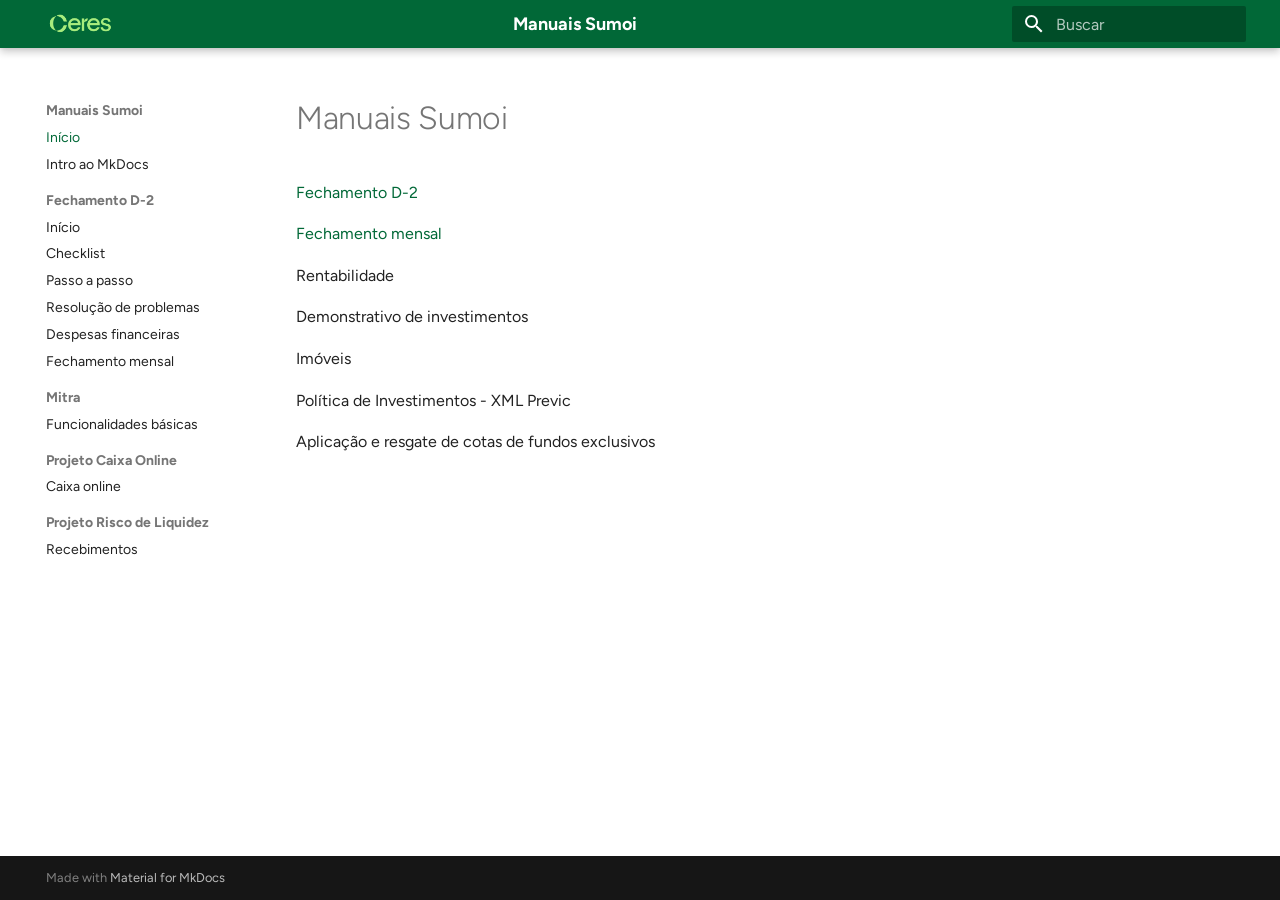
<file: index.html>
<!doctype html>
<html lang="pt" class="no-js">
  <head>
    
      <meta charset="utf-8">
      <meta name="viewport" content="width=device-width,initial-scale=1">
      
      
      
      
      
        <link rel="next" href="mkdocs/">
      
      
        
      
      
      <link rel="icon" href="assets/images/favicon.png">
      <meta name="generator" content="mkdocs-1.6.1, mkdocs-material-9.8.2">
    
    
      
        <title>Manuais Sumoi</title>
      
    
    
      <link rel="stylesheet" href="assets/stylesheets/main.57a0d79d.min.css">
      
      


    
    
      
    
    
      
        
        
        <link rel="preconnect" href="https://fonts.gstatic.com" crossorigin>
        <link rel="stylesheet" href="https://fonts.googleapis.com/css?family=Figtree:300,300i,400,400i,700,700i%7CRoboto+Mono:400,400i,700,700i&display=fallback">
        <style>:root{--md-text-font:"Figtree";--md-code-font:"Roboto Mono"}</style>
      
    
    
      <link rel="stylesheet" href="stylesheets/extra.css">
    
    <script>__md_scope=new URL(".",location),__md_hash=e=>[...e].reduce(((e,_)=>(e<<5)-e+_.charCodeAt(0)),0),__md_get=(e,_=localStorage,t=__md_scope)=>JSON.parse(_.getItem(t.pathname+"."+e)),__md_set=(e,_,t=localStorage,a=__md_scope)=>{try{t.setItem(a.pathname+"."+e,JSON.stringify(_))}catch(e){}}</script>
    
      

    
    
  </head>
  
  
    <body dir="ltr">
  
    
    <input class="md-toggle" data-md-toggle="drawer" type="checkbox" id="__drawer" autocomplete="off">
    <input class="md-toggle" data-md-toggle="search" type="checkbox" id="__search" autocomplete="off">
    <label class="md-overlay" for="__drawer"></label>
    <div data-md-component="skip">
      
        
        <a href="#manuais-sumoi" class="md-skip">
          Pular para conteúdo
        </a>
      
    </div>
    <div data-md-component="announce">
      
    </div>
    
    
      

  

<header class="md-header md-header--shadow" data-md-component="header">
  <nav class="md-header__inner md-grid" aria-label="Cabeçalho">
    <a href="." title="Manuais Sumoi" class="md-header__button md-logo" aria-label="Manuais Sumoi" data-md-component="logo">
      
  <img src="imagens/ceres.png" alt="logo">

    </a>
    <label class="md-header__button md-icon" for="__drawer">
      
      <svg xmlns="http://www.w3.org/2000/svg" viewBox="0 0 24 24"><path d="M3 6h18v2H3zm0 5h18v2H3zm0 5h18v2H3z"/></svg>
    </label>
    <div class="md-header__title" data-md-component="header-title">
      <div class="md-header__ellipsis">
        <div class="md-header__topic">
          <span class="md-ellipsis">
            Manuais Sumoi
          </span>
        </div>
        <div class="md-header__topic" data-md-component="header-topic">
          <span class="md-ellipsis">
            
              Início
            
          </span>
        </div>
      </div>
    </div>
    
    
      <script>var palette=__md_get("__palette");if(palette&&palette.color){if("(prefers-color-scheme)"===palette.color.media){var media=matchMedia("(prefers-color-scheme: light)"),input=document.querySelector(media.matches?"[data-md-color-media='(prefers-color-scheme: light)']":"[data-md-color-media='(prefers-color-scheme: dark)']");palette.color.media=input.getAttribute("data-md-color-media"),palette.color.scheme=input.getAttribute("data-md-color-scheme"),palette.color.primary=input.getAttribute("data-md-color-primary"),palette.color.accent=input.getAttribute("data-md-color-accent")}for(var[key,value]of Object.entries(palette.color))document.body.setAttribute("data-md-color-"+key,value)}</script>
    
    
    
      
      
        <label class="md-header__button md-icon" for="__search">
          
          <svg xmlns="http://www.w3.org/2000/svg" viewBox="0 0 24 24"><path d="M9.5 3A6.5 6.5 0 0 1 16 9.5c0 1.61-.59 3.09-1.56 4.23l.27.27h.79l5 5-1.5 1.5-5-5v-.79l-.27-.27A6.52 6.52 0 0 1 9.5 16 6.5 6.5 0 0 1 3 9.5 6.5 6.5 0 0 1 9.5 3m0 2C7 5 5 7 5 9.5S7 14 9.5 14 14 12 14 9.5 12 5 9.5 5"/></svg>
        </label>
        <div class="md-search" data-md-component="search" role="dialog">
  <label class="md-search__overlay" for="__search"></label>
  <div class="md-search__inner" role="search">
    <form class="md-search__form" name="search">
      <input type="text" class="md-search__input" name="query" aria-label="Buscar" placeholder="Buscar" autocapitalize="off" autocorrect="off" autocomplete="off" spellcheck="false" data-md-component="search-query" required>
      <label class="md-search__icon md-icon" for="__search">
        
        <svg xmlns="http://www.w3.org/2000/svg" viewBox="0 0 24 24"><path d="M9.5 3A6.5 6.5 0 0 1 16 9.5c0 1.61-.59 3.09-1.56 4.23l.27.27h.79l5 5-1.5 1.5-5-5v-.79l-.27-.27A6.52 6.52 0 0 1 9.5 16 6.5 6.5 0 0 1 3 9.5 6.5 6.5 0 0 1 9.5 3m0 2C7 5 5 7 5 9.5S7 14 9.5 14 14 12 14 9.5 12 5 9.5 5"/></svg>
        
        <svg xmlns="http://www.w3.org/2000/svg" viewBox="0 0 24 24"><path d="M20 11v2H8l5.5 5.5-1.42 1.42L4.16 12l7.92-7.92L13.5 5.5 8 11z"/></svg>
      </label>
      <nav class="md-search__options" aria-label="Pesquisar">
        
        <button type="reset" class="md-search__icon md-icon" title="Limpar" aria-label="Limpar" tabindex="-1">
          
          <svg xmlns="http://www.w3.org/2000/svg" viewBox="0 0 24 24"><path d="M19 6.41 17.59 5 12 10.59 6.41 5 5 6.41 10.59 12 5 17.59 6.41 19 12 13.41 17.59 19 19 17.59 13.41 12z"/></svg>
        </button>
      </nav>
      
    </form>
    <div class="md-search__output">
      <div class="md-search__scrollwrap" tabindex="0" data-md-scrollfix>
        <div class="md-search-result" data-md-component="search-result">
          <div class="md-search-result__meta">
            Inicializando busca
          </div>
          <ol class="md-search-result__list" role="presentation"></ol>
        </div>
      </div>
    </div>
  </div>
</div>
      
    
    
  </nav>
  
</header>
    
    <div class="md-container" data-md-component="container">
      
      
        
          
        
      
      <main class="md-main" data-md-component="main">
        <div class="md-main__inner md-grid">
          
            
              
              <div class="md-sidebar md-sidebar--primary" data-md-component="sidebar" data-md-type="navigation" >
                <div class="md-sidebar__scrollwrap">
                  <div class="md-sidebar__inner">
                    



<nav class="md-nav md-nav--primary" aria-label="Navegação" data-md-level="0">
  <label class="md-nav__title" for="__drawer">
    <a href="." title="Manuais Sumoi" class="md-nav__button md-logo" aria-label="Manuais Sumoi" data-md-component="logo">
      
  <img src="imagens/ceres.png" alt="logo">

    </a>
    Manuais Sumoi
  </label>
  
  <ul class="md-nav__list" data-md-scrollfix>
    
      
      
  
  
    
  
  
  
    <li class="md-nav__item md-nav__item--active">
      
      <input class="md-nav__toggle md-toggle" type="checkbox" id="__toc">
      
      
        
      
      
      <a href="." class="md-nav__link md-nav__link--active">
        
  
  
  <span class="md-ellipsis">
    
  
    Início
  

    
  </span>
  
  

      </a>
      
    </li>
  

    
      
      
  
  
  
  
    <li class="md-nav__item">
      <a href="mkdocs/" class="md-nav__link">
        
  
  
  <span class="md-ellipsis">
    
  
    Intro ao MkDocs
  

    
  </span>
  
  

      </a>
    </li>
  

    
      
      
  
  
  
  
    
    
    
    
      
        
        
      
    
    
    <li class="md-nav__item md-nav__item--section md-nav__item--nested">
      
        
        
          
        
        <input class="md-nav__toggle md-toggle md-toggle--indeterminate" type="checkbox" id="__nav_3" >
        
          
          <label class="md-nav__link" for="__nav_3" id="__nav_3_label" tabindex="">
            
  
  
  <span class="md-ellipsis">
    
  
    Fechamento D-2
  

    
  </span>
  
  

            <span class="md-nav__icon md-icon"></span>
          </label>
        
        <nav class="md-nav" data-md-level="1" aria-labelledby="__nav_3_label" aria-expanded="false">
          <label class="md-nav__title" for="__nav_3">
            <span class="md-nav__icon md-icon"></span>
            
  
    Fechamento D-2
  

          </label>
          <ul class="md-nav__list" data-md-scrollfix>
            
              
                
  
  
  
  
    <li class="md-nav__item">
      <a href="fechamento/0_index_fechamento/" class="md-nav__link">
        
  
  
  <span class="md-ellipsis">
    
  
    Início
  

    
  </span>
  
  

      </a>
    </li>
  

              
            
              
                
  
  
  
  
    <li class="md-nav__item">
      <a href="fechamento/1_checklist/" class="md-nav__link">
        
  
  
  <span class="md-ellipsis">
    
  
    Checklist
  

    
  </span>
  
  

      </a>
    </li>
  

              
            
              
                
  
  
  
  
    <li class="md-nav__item">
      <a href="fechamento/2_manual/" class="md-nav__link">
        
  
  
  <span class="md-ellipsis">
    
  
    Passo a passo
  

    
  </span>
  
  

      </a>
    </li>
  

              
            
              
                
  
  
  
  
    <li class="md-nav__item">
      <a href="fechamento/3_problemas/" class="md-nav__link">
        
  
  
  <span class="md-ellipsis">
    
  
    Resolução de problemas
  

    
  </span>
  
  

      </a>
    </li>
  

              
            
              
                
  
  
  
  
    <li class="md-nav__item">
      <a href="fechamento/4_despesas_financeiras/" class="md-nav__link">
        
  
  
  <span class="md-ellipsis">
    
  
    Despesas financeiras
  

    
  </span>
  
  

      </a>
    </li>
  

              
            
              
                
  
  
  
  
    <li class="md-nav__item">
      <a href="fechamento/5_fechamento_mensal/" class="md-nav__link">
        
  
  
  <span class="md-ellipsis">
    
  
    Fechamento mensal
  

    
  </span>
  
  

      </a>
    </li>
  

              
            
          </ul>
        </nav>
      
    </li>
  

    
      
      
  
  
  
  
    
    
    
    
      
        
        
      
    
    
    <li class="md-nav__item md-nav__item--section md-nav__item--nested">
      
        
        
          
        
        <input class="md-nav__toggle md-toggle md-toggle--indeterminate" type="checkbox" id="__nav_4" >
        
          
          <label class="md-nav__link" for="__nav_4" id="__nav_4_label" tabindex="">
            
  
  
  <span class="md-ellipsis">
    
  
    Mitra
  

    
  </span>
  
  

            <span class="md-nav__icon md-icon"></span>
          </label>
        
        <nav class="md-nav" data-md-level="1" aria-labelledby="__nav_4_label" aria-expanded="false">
          <label class="md-nav__title" for="__nav_4">
            <span class="md-nav__icon md-icon"></span>
            
  
    Mitra
  

          </label>
          <ul class="md-nav__list" data-md-scrollfix>
            
              
                
  
  
  
  
    <li class="md-nav__item">
      <a href="mitra/funcionalidades/" class="md-nav__link">
        
  
  
  <span class="md-ellipsis">
    
  
    Funcionalidades básicas
  

    
  </span>
  
  

      </a>
    </li>
  

              
            
          </ul>
        </nav>
      
    </li>
  

    
      
      
  
  
  
  
    
    
    
    
      
        
        
      
    
    
    <li class="md-nav__item md-nav__item--section md-nav__item--nested">
      
        
        
          
        
        <input class="md-nav__toggle md-toggle md-toggle--indeterminate" type="checkbox" id="__nav_5" >
        
          
          <label class="md-nav__link" for="__nav_5" id="__nav_5_label" tabindex="">
            
  
  
  <span class="md-ellipsis">
    
  
    Projeto Caixa Online
  

    
  </span>
  
  

            <span class="md-nav__icon md-icon"></span>
          </label>
        
        <nav class="md-nav" data-md-level="1" aria-labelledby="__nav_5_label" aria-expanded="false">
          <label class="md-nav__title" for="__nav_5">
            <span class="md-nav__icon md-icon"></span>
            
  
    Projeto Caixa Online
  

          </label>
          <ul class="md-nav__list" data-md-scrollfix>
            
              
                
  
  
  
  
    <li class="md-nav__item">
      <a href="proj_caixa/caixa_online/" class="md-nav__link">
        
  
  
  <span class="md-ellipsis">
    
  
    Caixa online
  

    
  </span>
  
  

      </a>
    </li>
  

              
            
          </ul>
        </nav>
      
    </li>
  

    
      
      
  
  
  
  
    
    
    
    
      
        
        
      
    
    
    <li class="md-nav__item md-nav__item--section md-nav__item--nested">
      
        
        
          
        
        <input class="md-nav__toggle md-toggle md-toggle--indeterminate" type="checkbox" id="__nav_6" >
        
          
          <label class="md-nav__link" for="__nav_6" id="__nav_6_label" tabindex="">
            
  
  
  <span class="md-ellipsis">
    
  
    Projeto Risco de Liquidez
  

    
  </span>
  
  

            <span class="md-nav__icon md-icon"></span>
          </label>
        
        <nav class="md-nav" data-md-level="1" aria-labelledby="__nav_6_label" aria-expanded="false">
          <label class="md-nav__title" for="__nav_6">
            <span class="md-nav__icon md-icon"></span>
            
  
    Projeto Risco de Liquidez
  

          </label>
          <ul class="md-nav__list" data-md-scrollfix>
            
              
                
  
  
  
  
    <li class="md-nav__item">
      <a href="risco_liquidez/recebimentos/" class="md-nav__link">
        
  
  
  <span class="md-ellipsis">
    
  
    Recebimentos
  

    
  </span>
  
  

      </a>
    </li>
  

              
            
          </ul>
        </nav>
      
    </li>
  

    
  </ul>
</nav>
                  </div>
                </div>
              </div>
            
            
              
              <div class="md-sidebar md-sidebar--secondary" data-md-component="sidebar" data-md-type="toc" >
                <div class="md-sidebar__scrollwrap">
                  <div class="md-sidebar__inner">
                    

<nav class="md-nav md-nav--secondary" aria-label="Índice">
  
  
  
    
  
  
</nav>
                  </div>
                </div>
              </div>
            
          
          
            <div class="md-content" data-md-component="content">
              
              <article class="md-content__inner md-typeset">
                
                  



<h1 id="manuais-sumoi">Manuais Sumoi</h1>
<p><a href="fechamento/2_manual/">Fechamento D-2</a></p>
<p><a href="fechamento/5_fechamento_mensal/">Fechamento mensal</a></p>
<p>Rentabilidade</p>
<p>Demonstrativo de investimentos</p>
<p>Imóveis</p>
<p>Política de Investimentos - XML Previc</p>
<p>Aplicação e resgate de cotas de fundos exclusivos</p>












                
              </article>
            </div>
          
          
<script>var target=document.getElementById(location.hash.slice(1));target&&target.name&&(target.checked=target.name.startsWith("__tabbed_"))</script>
        </div>
        
      </main>
      
        <footer class="md-footer">
  
  <div class="md-footer-meta md-typeset">
    <div class="md-footer-meta__inner md-grid">
      <div class="md-copyright">
  
  
    Made with
    <a href="https://squidfunk.github.io/mkdocs-material/" target="_blank" rel="noopener">
      Material for MkDocs
    </a>
  
</div>
      
    </div>
  </div>
</footer>
      
    </div>
    <div class="md-dialog" data-md-component="dialog">
      <div class="md-dialog__inner md-typeset"></div>
    </div>
    
    
    
      
      
      <script id="__config" type="application/json">{"annotate": null, "base": ".", "features": ["navigation.sections", "navigation.expand", "toc.follow"], "search": "assets/javascripts/workers/search.a7633da7.min.js", "tags": null, "translations": {"clipboard.copied": "Copiado para \u00e1rea de transfer\u00eancia", "clipboard.copy": "Copiar para \u00e1rea de transfer\u00eancia", "search.result.more.one": "mais 1 nesta p\u00e1gina", "search.result.more.other": "# mais nesta p\u00e1gina", "search.result.none": "Nenhum documento encontrado", "search.result.one": "1 documento encontrado", "search.result.other": "# documentos encontrados", "search.result.placeholder": "Digite para iniciar a busca", "search.result.term.missing": "Ausente", "select.version": "Selecione a vers\u00e3o"}, "version": null}</script>
    
    
      <script src="assets/javascripts/bundle.a5f9d56c.min.js"></script>
      
    
  </body>
</html>
</file>
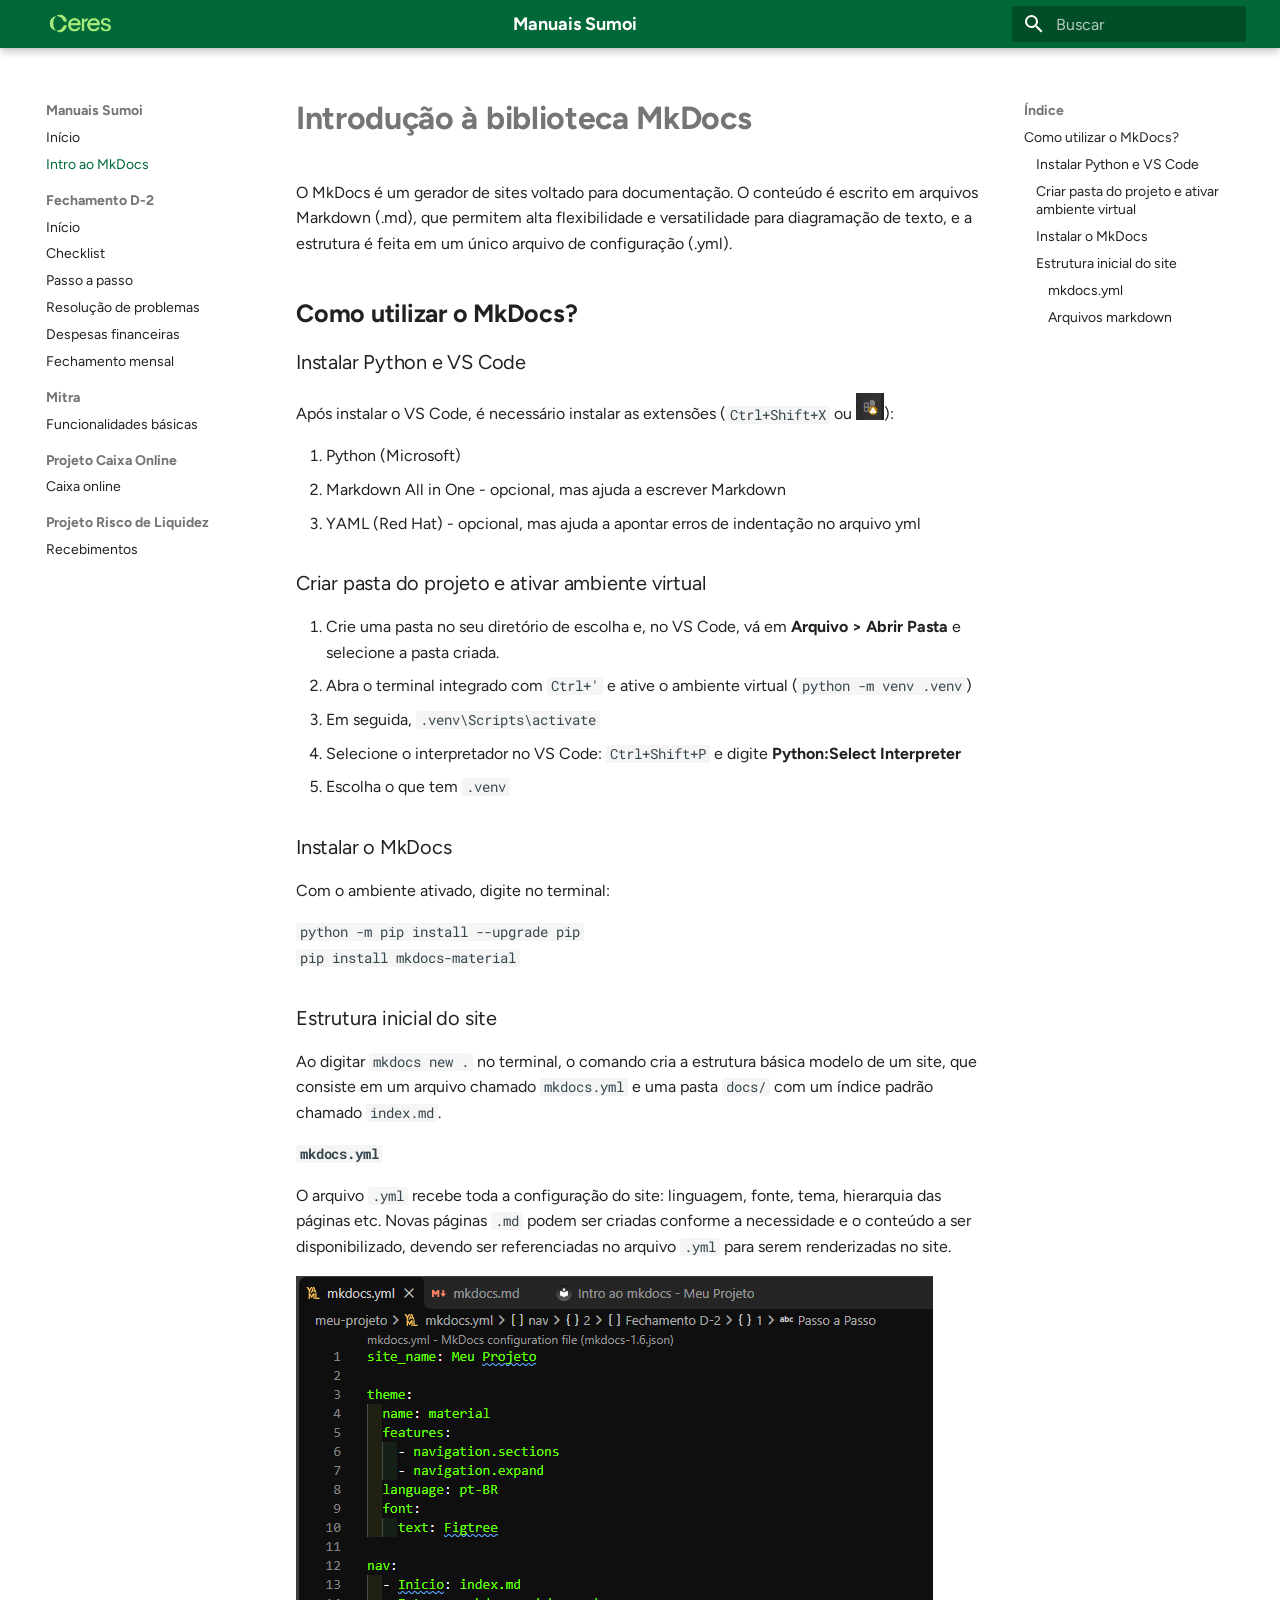
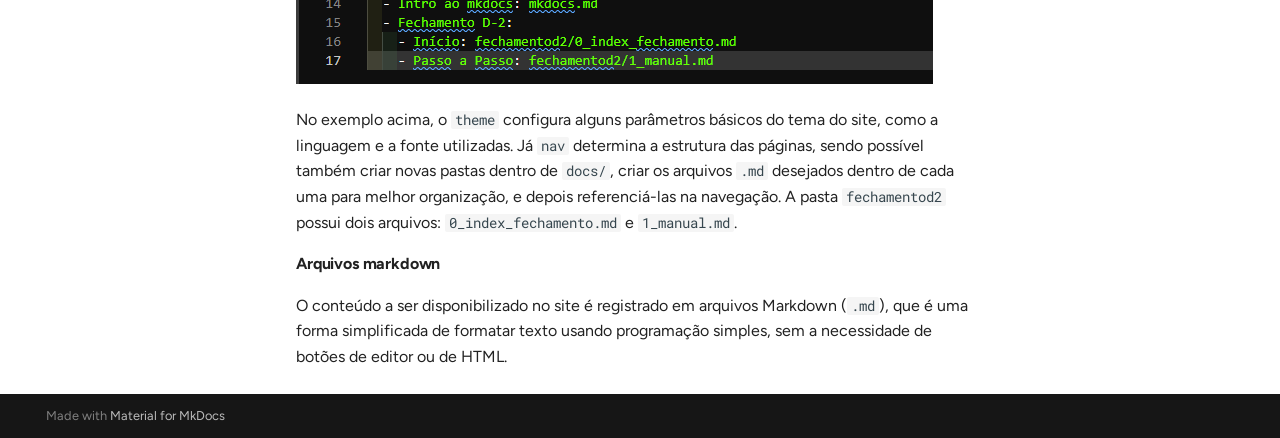
<file: mkdocs/index.html>
<!doctype html>
<html lang="pt" class="no-js">
  <head>
    
      <meta charset="utf-8">
      <meta name="viewport" content="width=device-width,initial-scale=1">
      
      
      
      
        <link rel="prev" href="..">
      
      
        <link rel="next" href="../fechamento/0_index_fechamento/">
      
      
        
      
      
      <link rel="icon" href="../assets/images/favicon.png">
      <meta name="generator" content="mkdocs-1.6.1, mkdocs-material-9.8.2">
    
    
      
        <title>Intro ao MkDocs - Manuais Sumoi</title>
      
    
    
      <link rel="stylesheet" href="../assets/stylesheets/main.57a0d79d.min.css">
      
      


    
    
      
    
    
      
        
        
        <link rel="preconnect" href="https://fonts.gstatic.com" crossorigin>
        <link rel="stylesheet" href="https://fonts.googleapis.com/css?family=Figtree:300,300i,400,400i,700,700i%7CRoboto+Mono:400,400i,700,700i&display=fallback">
        <style>:root{--md-text-font:"Figtree";--md-code-font:"Roboto Mono"}</style>
      
    
    
      <link rel="stylesheet" href="../stylesheets/extra.css">
    
    <script>__md_scope=new URL("..",location),__md_hash=e=>[...e].reduce(((e,_)=>(e<<5)-e+_.charCodeAt(0)),0),__md_get=(e,_=localStorage,t=__md_scope)=>JSON.parse(_.getItem(t.pathname+"."+e)),__md_set=(e,_,t=localStorage,a=__md_scope)=>{try{t.setItem(a.pathname+"."+e,JSON.stringify(_))}catch(e){}}</script>
    
      

    
    
  </head>
  
  
    <body dir="ltr">
  
    
    <input class="md-toggle" data-md-toggle="drawer" type="checkbox" id="__drawer" autocomplete="off">
    <input class="md-toggle" data-md-toggle="search" type="checkbox" id="__search" autocomplete="off">
    <label class="md-overlay" for="__drawer"></label>
    <div data-md-component="skip">
      
        
        <a href="#introducao-a-biblioteca-mkdocs" class="md-skip">
          Pular para conteúdo
        </a>
      
    </div>
    <div data-md-component="announce">
      
    </div>
    
    
      

  

<header class="md-header md-header--shadow" data-md-component="header">
  <nav class="md-header__inner md-grid" aria-label="Cabeçalho">
    <a href=".." title="Manuais Sumoi" class="md-header__button md-logo" aria-label="Manuais Sumoi" data-md-component="logo">
      
  <img src="../imagens/ceres.png" alt="logo">

    </a>
    <label class="md-header__button md-icon" for="__drawer">
      
      <svg xmlns="http://www.w3.org/2000/svg" viewBox="0 0 24 24"><path d="M3 6h18v2H3zm0 5h18v2H3zm0 5h18v2H3z"/></svg>
    </label>
    <div class="md-header__title" data-md-component="header-title">
      <div class="md-header__ellipsis">
        <div class="md-header__topic">
          <span class="md-ellipsis">
            Manuais Sumoi
          </span>
        </div>
        <div class="md-header__topic" data-md-component="header-topic">
          <span class="md-ellipsis">
            
              Intro ao MkDocs
            
          </span>
        </div>
      </div>
    </div>
    
    
      <script>var palette=__md_get("__palette");if(palette&&palette.color){if("(prefers-color-scheme)"===palette.color.media){var media=matchMedia("(prefers-color-scheme: light)"),input=document.querySelector(media.matches?"[data-md-color-media='(prefers-color-scheme: light)']":"[data-md-color-media='(prefers-color-scheme: dark)']");palette.color.media=input.getAttribute("data-md-color-media"),palette.color.scheme=input.getAttribute("data-md-color-scheme"),palette.color.primary=input.getAttribute("data-md-color-primary"),palette.color.accent=input.getAttribute("data-md-color-accent")}for(var[key,value]of Object.entries(palette.color))document.body.setAttribute("data-md-color-"+key,value)}</script>
    
    
    
      
      
        <label class="md-header__button md-icon" for="__search">
          
          <svg xmlns="http://www.w3.org/2000/svg" viewBox="0 0 24 24"><path d="M9.5 3A6.5 6.5 0 0 1 16 9.5c0 1.61-.59 3.09-1.56 4.23l.27.27h.79l5 5-1.5 1.5-5-5v-.79l-.27-.27A6.52 6.52 0 0 1 9.5 16 6.5 6.5 0 0 1 3 9.5 6.5 6.5 0 0 1 9.5 3m0 2C7 5 5 7 5 9.5S7 14 9.5 14 14 12 14 9.5 12 5 9.5 5"/></svg>
        </label>
        <div class="md-search" data-md-component="search" role="dialog">
  <label class="md-search__overlay" for="__search"></label>
  <div class="md-search__inner" role="search">
    <form class="md-search__form" name="search">
      <input type="text" class="md-search__input" name="query" aria-label="Buscar" placeholder="Buscar" autocapitalize="off" autocorrect="off" autocomplete="off" spellcheck="false" data-md-component="search-query" required>
      <label class="md-search__icon md-icon" for="__search">
        
        <svg xmlns="http://www.w3.org/2000/svg" viewBox="0 0 24 24"><path d="M9.5 3A6.5 6.5 0 0 1 16 9.5c0 1.61-.59 3.09-1.56 4.23l.27.27h.79l5 5-1.5 1.5-5-5v-.79l-.27-.27A6.52 6.52 0 0 1 9.5 16 6.5 6.5 0 0 1 3 9.5 6.5 6.5 0 0 1 9.5 3m0 2C7 5 5 7 5 9.5S7 14 9.5 14 14 12 14 9.5 12 5 9.5 5"/></svg>
        
        <svg xmlns="http://www.w3.org/2000/svg" viewBox="0 0 24 24"><path d="M20 11v2H8l5.5 5.5-1.42 1.42L4.16 12l7.92-7.92L13.5 5.5 8 11z"/></svg>
      </label>
      <nav class="md-search__options" aria-label="Pesquisar">
        
        <button type="reset" class="md-search__icon md-icon" title="Limpar" aria-label="Limpar" tabindex="-1">
          
          <svg xmlns="http://www.w3.org/2000/svg" viewBox="0 0 24 24"><path d="M19 6.41 17.59 5 12 10.59 6.41 5 5 6.41 10.59 12 5 17.59 6.41 19 12 13.41 17.59 19 19 17.59 13.41 12z"/></svg>
        </button>
      </nav>
      
    </form>
    <div class="md-search__output">
      <div class="md-search__scrollwrap" tabindex="0" data-md-scrollfix>
        <div class="md-search-result" data-md-component="search-result">
          <div class="md-search-result__meta">
            Inicializando busca
          </div>
          <ol class="md-search-result__list" role="presentation"></ol>
        </div>
      </div>
    </div>
  </div>
</div>
      
    
    
  </nav>
  
</header>
    
    <div class="md-container" data-md-component="container">
      
      
        
          
        
      
      <main class="md-main" data-md-component="main">
        <div class="md-main__inner md-grid">
          
            
              
              <div class="md-sidebar md-sidebar--primary" data-md-component="sidebar" data-md-type="navigation" >
                <div class="md-sidebar__scrollwrap">
                  <div class="md-sidebar__inner">
                    



<nav class="md-nav md-nav--primary" aria-label="Navegação" data-md-level="0">
  <label class="md-nav__title" for="__drawer">
    <a href=".." title="Manuais Sumoi" class="md-nav__button md-logo" aria-label="Manuais Sumoi" data-md-component="logo">
      
  <img src="../imagens/ceres.png" alt="logo">

    </a>
    Manuais Sumoi
  </label>
  
  <ul class="md-nav__list" data-md-scrollfix>
    
      
      
  
  
  
  
    <li class="md-nav__item">
      <a href=".." class="md-nav__link">
        
  
  
  <span class="md-ellipsis">
    
  
    Início
  

    
  </span>
  
  

      </a>
    </li>
  

    
      
      
  
  
    
  
  
  
    <li class="md-nav__item md-nav__item--active">
      
      <input class="md-nav__toggle md-toggle" type="checkbox" id="__toc">
      
      
        
      
      
        <label class="md-nav__link md-nav__link--active" for="__toc">
          
  
  
  <span class="md-ellipsis">
    
  
    Intro ao MkDocs
  

    
  </span>
  
  

          <span class="md-nav__icon md-icon"></span>
        </label>
      
      <a href="./" class="md-nav__link md-nav__link--active">
        
  
  
  <span class="md-ellipsis">
    
  
    Intro ao MkDocs
  

    
  </span>
  
  

      </a>
      
        

<nav class="md-nav md-nav--secondary" aria-label="Índice">
  
  
  
    
  
  
    <label class="md-nav__title" for="__toc">
      <span class="md-nav__icon md-icon"></span>
      Índice
    </label>
    <ul class="md-nav__list" data-md-component="toc" data-md-scrollfix>
      
        <li class="md-nav__item">
  <a href="#como-utilizar-o-mkdocs" class="md-nav__link">
    <span class="md-ellipsis">
      
        Como utilizar o MkDocs?
      
    </span>
  </a>
  
    <nav class="md-nav" aria-label="Como utilizar o MkDocs?">
      <ul class="md-nav__list">
        
          <li class="md-nav__item">
  <a href="#instalar-python-e-vs-code" class="md-nav__link">
    <span class="md-ellipsis">
      
        Instalar Python e VS Code
      
    </span>
  </a>
  
</li>
        
          <li class="md-nav__item">
  <a href="#criar-pasta-do-projeto-e-ativar-ambiente-virtual" class="md-nav__link">
    <span class="md-ellipsis">
      
        Criar pasta do projeto e ativar ambiente virtual
      
    </span>
  </a>
  
</li>
        
          <li class="md-nav__item">
  <a href="#instalar-o-mkdocs" class="md-nav__link">
    <span class="md-ellipsis">
      
        Instalar o MkDocs
      
    </span>
  </a>
  
</li>
        
          <li class="md-nav__item">
  <a href="#estrutura-inicial-do-site" class="md-nav__link">
    <span class="md-ellipsis">
      
        Estrutura inicial do site
      
    </span>
  </a>
  
    <nav class="md-nav" aria-label="Estrutura inicial do site">
      <ul class="md-nav__list">
        
          <li class="md-nav__item">
  <a href="#mkdocsyml" class="md-nav__link">
    <span class="md-ellipsis">
      
        mkdocs.yml
      
    </span>
  </a>
  
</li>
        
          <li class="md-nav__item">
  <a href="#arquivos-markdown" class="md-nav__link">
    <span class="md-ellipsis">
      
        Arquivos markdown
      
    </span>
  </a>
  
</li>
        
      </ul>
    </nav>
  
</li>
        
      </ul>
    </nav>
  
</li>
      
    </ul>
  
</nav>
      
    </li>
  

    
      
      
  
  
  
  
    
    
    
    
      
        
        
      
    
    
    <li class="md-nav__item md-nav__item--section md-nav__item--nested">
      
        
        
          
        
        <input class="md-nav__toggle md-toggle md-toggle--indeterminate" type="checkbox" id="__nav_3" >
        
          
          <label class="md-nav__link" for="__nav_3" id="__nav_3_label" tabindex="">
            
  
  
  <span class="md-ellipsis">
    
  
    Fechamento D-2
  

    
  </span>
  
  

            <span class="md-nav__icon md-icon"></span>
          </label>
        
        <nav class="md-nav" data-md-level="1" aria-labelledby="__nav_3_label" aria-expanded="false">
          <label class="md-nav__title" for="__nav_3">
            <span class="md-nav__icon md-icon"></span>
            
  
    Fechamento D-2
  

          </label>
          <ul class="md-nav__list" data-md-scrollfix>
            
              
                
  
  
  
  
    <li class="md-nav__item">
      <a href="../fechamento/0_index_fechamento/" class="md-nav__link">
        
  
  
  <span class="md-ellipsis">
    
  
    Início
  

    
  </span>
  
  

      </a>
    </li>
  

              
            
              
                
  
  
  
  
    <li class="md-nav__item">
      <a href="../fechamento/1_checklist/" class="md-nav__link">
        
  
  
  <span class="md-ellipsis">
    
  
    Checklist
  

    
  </span>
  
  

      </a>
    </li>
  

              
            
              
                
  
  
  
  
    <li class="md-nav__item">
      <a href="../fechamento/2_manual/" class="md-nav__link">
        
  
  
  <span class="md-ellipsis">
    
  
    Passo a passo
  

    
  </span>
  
  

      </a>
    </li>
  

              
            
              
                
  
  
  
  
    <li class="md-nav__item">
      <a href="../fechamento/3_problemas/" class="md-nav__link">
        
  
  
  <span class="md-ellipsis">
    
  
    Resolução de problemas
  

    
  </span>
  
  

      </a>
    </li>
  

              
            
              
                
  
  
  
  
    <li class="md-nav__item">
      <a href="../fechamento/4_despesas_financeiras/" class="md-nav__link">
        
  
  
  <span class="md-ellipsis">
    
  
    Despesas financeiras
  

    
  </span>
  
  

      </a>
    </li>
  

              
            
              
                
  
  
  
  
    <li class="md-nav__item">
      <a href="../fechamento/5_fechamento_mensal/" class="md-nav__link">
        
  
  
  <span class="md-ellipsis">
    
  
    Fechamento mensal
  

    
  </span>
  
  

      </a>
    </li>
  

              
            
          </ul>
        </nav>
      
    </li>
  

    
      
      
  
  
  
  
    
    
    
    
      
        
        
      
    
    
    <li class="md-nav__item md-nav__item--section md-nav__item--nested">
      
        
        
          
        
        <input class="md-nav__toggle md-toggle md-toggle--indeterminate" type="checkbox" id="__nav_4" >
        
          
          <label class="md-nav__link" for="__nav_4" id="__nav_4_label" tabindex="">
            
  
  
  <span class="md-ellipsis">
    
  
    Mitra
  

    
  </span>
  
  

            <span class="md-nav__icon md-icon"></span>
          </label>
        
        <nav class="md-nav" data-md-level="1" aria-labelledby="__nav_4_label" aria-expanded="false">
          <label class="md-nav__title" for="__nav_4">
            <span class="md-nav__icon md-icon"></span>
            
  
    Mitra
  

          </label>
          <ul class="md-nav__list" data-md-scrollfix>
            
              
                
  
  
  
  
    <li class="md-nav__item">
      <a href="../mitra/funcionalidades/" class="md-nav__link">
        
  
  
  <span class="md-ellipsis">
    
  
    Funcionalidades básicas
  

    
  </span>
  
  

      </a>
    </li>
  

              
            
          </ul>
        </nav>
      
    </li>
  

    
      
      
  
  
  
  
    
    
    
    
      
        
        
      
    
    
    <li class="md-nav__item md-nav__item--section md-nav__item--nested">
      
        
        
          
        
        <input class="md-nav__toggle md-toggle md-toggle--indeterminate" type="checkbox" id="__nav_5" >
        
          
          <label class="md-nav__link" for="__nav_5" id="__nav_5_label" tabindex="">
            
  
  
  <span class="md-ellipsis">
    
  
    Projeto Caixa Online
  

    
  </span>
  
  

            <span class="md-nav__icon md-icon"></span>
          </label>
        
        <nav class="md-nav" data-md-level="1" aria-labelledby="__nav_5_label" aria-expanded="false">
          <label class="md-nav__title" for="__nav_5">
            <span class="md-nav__icon md-icon"></span>
            
  
    Projeto Caixa Online
  

          </label>
          <ul class="md-nav__list" data-md-scrollfix>
            
              
                
  
  
  
  
    <li class="md-nav__item">
      <a href="../proj_caixa/caixa_online/" class="md-nav__link">
        
  
  
  <span class="md-ellipsis">
    
  
    Caixa online
  

    
  </span>
  
  

      </a>
    </li>
  

              
            
          </ul>
        </nav>
      
    </li>
  

    
      
      
  
  
  
  
    
    
    
    
      
        
        
      
    
    
    <li class="md-nav__item md-nav__item--section md-nav__item--nested">
      
        
        
          
        
        <input class="md-nav__toggle md-toggle md-toggle--indeterminate" type="checkbox" id="__nav_6" >
        
          
          <label class="md-nav__link" for="__nav_6" id="__nav_6_label" tabindex="">
            
  
  
  <span class="md-ellipsis">
    
  
    Projeto Risco de Liquidez
  

    
  </span>
  
  

            <span class="md-nav__icon md-icon"></span>
          </label>
        
        <nav class="md-nav" data-md-level="1" aria-labelledby="__nav_6_label" aria-expanded="false">
          <label class="md-nav__title" for="__nav_6">
            <span class="md-nav__icon md-icon"></span>
            
  
    Projeto Risco de Liquidez
  

          </label>
          <ul class="md-nav__list" data-md-scrollfix>
            
              
                
  
  
  
  
    <li class="md-nav__item">
      <a href="../risco_liquidez/recebimentos/" class="md-nav__link">
        
  
  
  <span class="md-ellipsis">
    
  
    Recebimentos
  

    
  </span>
  
  

      </a>
    </li>
  

              
            
          </ul>
        </nav>
      
    </li>
  

    
  </ul>
</nav>
                  </div>
                </div>
              </div>
            
            
              
              <div class="md-sidebar md-sidebar--secondary" data-md-component="sidebar" data-md-type="toc" >
                <div class="md-sidebar__scrollwrap">
                  <div class="md-sidebar__inner">
                    

<nav class="md-nav md-nav--secondary" aria-label="Índice">
  
  
  
    
  
  
    <label class="md-nav__title" for="__toc">
      <span class="md-nav__icon md-icon"></span>
      Índice
    </label>
    <ul class="md-nav__list" data-md-component="toc" data-md-scrollfix>
      
        <li class="md-nav__item">
  <a href="#como-utilizar-o-mkdocs" class="md-nav__link">
    <span class="md-ellipsis">
      
        Como utilizar o MkDocs?
      
    </span>
  </a>
  
    <nav class="md-nav" aria-label="Como utilizar o MkDocs?">
      <ul class="md-nav__list">
        
          <li class="md-nav__item">
  <a href="#instalar-python-e-vs-code" class="md-nav__link">
    <span class="md-ellipsis">
      
        Instalar Python e VS Code
      
    </span>
  </a>
  
</li>
        
          <li class="md-nav__item">
  <a href="#criar-pasta-do-projeto-e-ativar-ambiente-virtual" class="md-nav__link">
    <span class="md-ellipsis">
      
        Criar pasta do projeto e ativar ambiente virtual
      
    </span>
  </a>
  
</li>
        
          <li class="md-nav__item">
  <a href="#instalar-o-mkdocs" class="md-nav__link">
    <span class="md-ellipsis">
      
        Instalar o MkDocs
      
    </span>
  </a>
  
</li>
        
          <li class="md-nav__item">
  <a href="#estrutura-inicial-do-site" class="md-nav__link">
    <span class="md-ellipsis">
      
        Estrutura inicial do site
      
    </span>
  </a>
  
    <nav class="md-nav" aria-label="Estrutura inicial do site">
      <ul class="md-nav__list">
        
          <li class="md-nav__item">
  <a href="#mkdocsyml" class="md-nav__link">
    <span class="md-ellipsis">
      
        mkdocs.yml
      
    </span>
  </a>
  
</li>
        
          <li class="md-nav__item">
  <a href="#arquivos-markdown" class="md-nav__link">
    <span class="md-ellipsis">
      
        Arquivos markdown
      
    </span>
  </a>
  
</li>
        
      </ul>
    </nav>
  
</li>
        
      </ul>
    </nav>
  
</li>
      
    </ul>
  
</nav>
                  </div>
                </div>
              </div>
            
          
          
            <div class="md-content" data-md-component="content">
              
              <article class="md-content__inner md-typeset">
                
                  



<h1 id="introducao-a-biblioteca-mkdocs"><strong>Introdução à biblioteca MkDocs</strong></h1>
<p>O MkDocs é um gerador de sites voltado para documentação. O conteúdo é escrito em arquivos Markdown (.md), que permitem alta flexibilidade e versatilidade para diagramação de texto, e a estrutura é feita em um único arquivo de configuração (.yml).</p>
<h2 id="como-utilizar-o-mkdocs"><strong>Como utilizar o MkDocs?</strong></h2>
<h3 id="instalar-python-e-vs-code">Instalar Python e VS Code</h3>
<p>Após instalar o VS Code, é necessário instalar as extensões (<code>Ctrl+Shift+X</code> ou <img alt="extensoes" src="../imagens/extensoes_vscode.png" width="4%" />):</p>
<ol>
<li>Python (Microsoft)</li>
<li>Markdown All in One - opcional, mas ajuda a escrever Markdown</li>
<li>YAML (Red Hat) - opcional, mas ajuda a apontar erros de indentação no arquivo yml</li>
</ol>
<h3 id="criar-pasta-do-projeto-e-ativar-ambiente-virtual">Criar pasta do projeto e ativar ambiente virtual</h3>
<ol>
<li>Crie uma pasta no seu diretório de escolha e, no VS Code, vá em <strong>Arquivo &gt; Abrir Pasta</strong> e selecione a pasta criada.</li>
<li>Abra o terminal integrado com <code>Ctrl+'</code> e ative o ambiente virtual (<code>python -m venv .venv</code>)</li>
<li>Em seguida, <code>.venv\Scripts\activate</code></li>
<li>Selecione o interpretador no VS Code: <code>Ctrl+Shift+P</code> e digite <strong>Python:Select Interpreter</strong></li>
<li>Escolha o que tem <code>.venv</code></li>
</ol>
<h3 id="instalar-o-mkdocs">Instalar o MkDocs</h3>
<p>Com o ambiente ativado, digite no terminal:</p>
<p><code>
python -m pip install --upgrade pip <br>
pip install mkdocs-material
</code></p>
<h3 id="estrutura-inicial-do-site">Estrutura inicial do site</h3>
<p>Ao digitar <code>mkdocs new .</code> no terminal, o comando cria a estrutura básica modelo de um site, que consiste em um arquivo chamado <code>mkdocs.yml</code> e uma pasta <code>docs/</code> com um índice padrão chamado <code>index.md</code>.</p>
<h4 id="mkdocsyml"><code>mkdocs.yml</code></h4>
<p>O arquivo <code>.yml</code> recebe toda a configuração do site: linguagem, fonte, tema, hierarquia das páginas etc. Novas páginas <code>.md</code> podem ser criadas conforme a necessidade e o conteúdo a ser disponibilizado, devendo ser referenciadas no arquivo <code>.yml</code> para serem renderizadas no site.</p>
<p><img alt="exemplo" src="../imagens/exemplo.png" /></p>
<p>No exemplo acima, o <code>theme</code> configura alguns parâmetros básicos do tema do site, como a linguagem e a fonte utilizadas. Já <code>nav</code> determina a estrutura das páginas, sendo possível também criar novas pastas dentro de <code>docs/</code>, criar os arquivos <code>.md</code> desejados dentro de cada uma para melhor organização, e depois referenciá-las na navegação. A pasta <code>fechamentod2</code> possui dois arquivos: <code>0_index_fechamento.md</code> e <code>1_manual.md</code>.</p>
<h4 id="arquivos-markdown">Arquivos markdown</h4>
<p>O conteúdo a ser disponibilizado no site é registrado em arquivos Markdown (<code>.md</code>), que é uma forma simplificada de formatar texto usando programação simples, sem a necessidade de botões de editor ou de HTML.</p>












                
              </article>
            </div>
          
          
<script>var target=document.getElementById(location.hash.slice(1));target&&target.name&&(target.checked=target.name.startsWith("__tabbed_"))</script>
        </div>
        
      </main>
      
        <footer class="md-footer">
  
  <div class="md-footer-meta md-typeset">
    <div class="md-footer-meta__inner md-grid">
      <div class="md-copyright">
  
  
    Made with
    <a href="https://squidfunk.github.io/mkdocs-material/" target="_blank" rel="noopener">
      Material for MkDocs
    </a>
  
</div>
      
    </div>
  </div>
</footer>
      
    </div>
    <div class="md-dialog" data-md-component="dialog">
      <div class="md-dialog__inner md-typeset"></div>
    </div>
    
    
    
      
      
      <script id="__config" type="application/json">{"annotate": null, "base": "..", "features": ["navigation.sections", "navigation.expand", "toc.follow"], "search": "../assets/javascripts/workers/search.a7633da7.min.js", "tags": null, "translations": {"clipboard.copied": "Copiado para \u00e1rea de transfer\u00eancia", "clipboard.copy": "Copiar para \u00e1rea de transfer\u00eancia", "search.result.more.one": "mais 1 nesta p\u00e1gina", "search.result.more.other": "# mais nesta p\u00e1gina", "search.result.none": "Nenhum documento encontrado", "search.result.one": "1 documento encontrado", "search.result.other": "# documentos encontrados", "search.result.placeholder": "Digite para iniciar a busca", "search.result.term.missing": "Ausente", "select.version": "Selecione a vers\u00e3o"}, "version": null}</script>
    
    
      <script src="../assets/javascripts/bundle.a5f9d56c.min.js"></script>
      
    
  </body>
</html>
</file>
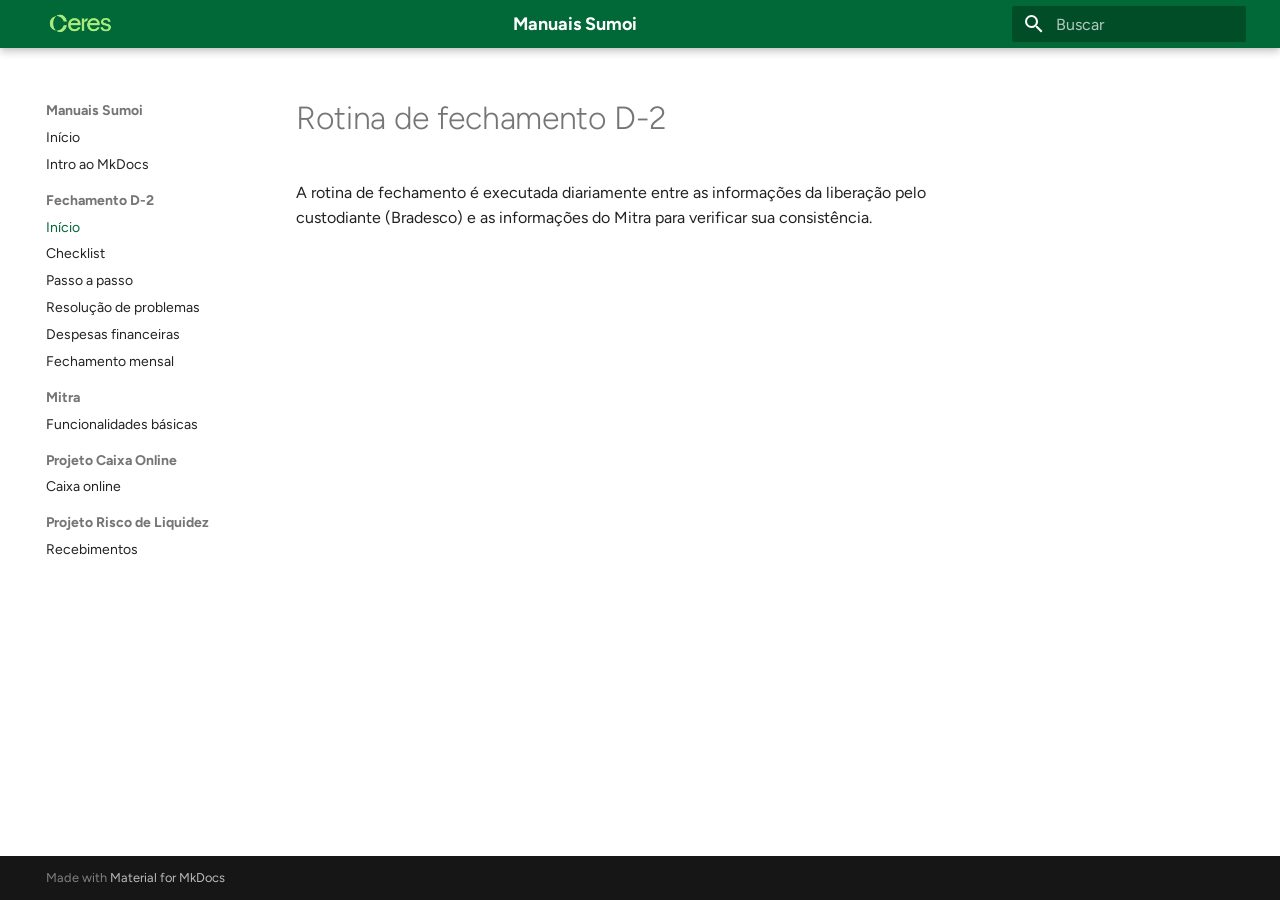
<file: fechamento/0_index_fechamento/index.html>
<!doctype html>
<html lang="pt" class="no-js">
  <head>
    
      <meta charset="utf-8">
      <meta name="viewport" content="width=device-width,initial-scale=1">
      
      
      
      
        <link rel="prev" href="../../mkdocs/">
      
      
        <link rel="next" href="../1_checklist/">
      
      
        
      
      
      <link rel="icon" href="../../assets/images/favicon.png">
      <meta name="generator" content="mkdocs-1.6.1, mkdocs-material-9.8.2">
    
    
      
        <title>Início - Manuais Sumoi</title>
      
    
    
      <link rel="stylesheet" href="../../assets/stylesheets/main.57a0d79d.min.css">
      
      


    
    
      
    
    
      
        
        
        <link rel="preconnect" href="https://fonts.gstatic.com" crossorigin>
        <link rel="stylesheet" href="https://fonts.googleapis.com/css?family=Figtree:300,300i,400,400i,700,700i%7CRoboto+Mono:400,400i,700,700i&display=fallback">
        <style>:root{--md-text-font:"Figtree";--md-code-font:"Roboto Mono"}</style>
      
    
    
      <link rel="stylesheet" href="../../stylesheets/extra.css">
    
    <script>__md_scope=new URL("../..",location),__md_hash=e=>[...e].reduce(((e,_)=>(e<<5)-e+_.charCodeAt(0)),0),__md_get=(e,_=localStorage,t=__md_scope)=>JSON.parse(_.getItem(t.pathname+"."+e)),__md_set=(e,_,t=localStorage,a=__md_scope)=>{try{t.setItem(a.pathname+"."+e,JSON.stringify(_))}catch(e){}}</script>
    
      

    
    
  </head>
  
  
    <body dir="ltr">
  
    
    <input class="md-toggle" data-md-toggle="drawer" type="checkbox" id="__drawer" autocomplete="off">
    <input class="md-toggle" data-md-toggle="search" type="checkbox" id="__search" autocomplete="off">
    <label class="md-overlay" for="__drawer"></label>
    <div data-md-component="skip">
      
        
        <a href="#rotina-de-fechamento-d-2" class="md-skip">
          Pular para conteúdo
        </a>
      
    </div>
    <div data-md-component="announce">
      
    </div>
    
    
      

  

<header class="md-header md-header--shadow" data-md-component="header">
  <nav class="md-header__inner md-grid" aria-label="Cabeçalho">
    <a href="../.." title="Manuais Sumoi" class="md-header__button md-logo" aria-label="Manuais Sumoi" data-md-component="logo">
      
  <img src="../../imagens/ceres.png" alt="logo">

    </a>
    <label class="md-header__button md-icon" for="__drawer">
      
      <svg xmlns="http://www.w3.org/2000/svg" viewBox="0 0 24 24"><path d="M3 6h18v2H3zm0 5h18v2H3zm0 5h18v2H3z"/></svg>
    </label>
    <div class="md-header__title" data-md-component="header-title">
      <div class="md-header__ellipsis">
        <div class="md-header__topic">
          <span class="md-ellipsis">
            Manuais Sumoi
          </span>
        </div>
        <div class="md-header__topic" data-md-component="header-topic">
          <span class="md-ellipsis">
            
              Início
            
          </span>
        </div>
      </div>
    </div>
    
    
      <script>var palette=__md_get("__palette");if(palette&&palette.color){if("(prefers-color-scheme)"===palette.color.media){var media=matchMedia("(prefers-color-scheme: light)"),input=document.querySelector(media.matches?"[data-md-color-media='(prefers-color-scheme: light)']":"[data-md-color-media='(prefers-color-scheme: dark)']");palette.color.media=input.getAttribute("data-md-color-media"),palette.color.scheme=input.getAttribute("data-md-color-scheme"),palette.color.primary=input.getAttribute("data-md-color-primary"),palette.color.accent=input.getAttribute("data-md-color-accent")}for(var[key,value]of Object.entries(palette.color))document.body.setAttribute("data-md-color-"+key,value)}</script>
    
    
    
      
      
        <label class="md-header__button md-icon" for="__search">
          
          <svg xmlns="http://www.w3.org/2000/svg" viewBox="0 0 24 24"><path d="M9.5 3A6.5 6.5 0 0 1 16 9.5c0 1.61-.59 3.09-1.56 4.23l.27.27h.79l5 5-1.5 1.5-5-5v-.79l-.27-.27A6.52 6.52 0 0 1 9.5 16 6.5 6.5 0 0 1 3 9.5 6.5 6.5 0 0 1 9.5 3m0 2C7 5 5 7 5 9.5S7 14 9.5 14 14 12 14 9.5 12 5 9.5 5"/></svg>
        </label>
        <div class="md-search" data-md-component="search" role="dialog">
  <label class="md-search__overlay" for="__search"></label>
  <div class="md-search__inner" role="search">
    <form class="md-search__form" name="search">
      <input type="text" class="md-search__input" name="query" aria-label="Buscar" placeholder="Buscar" autocapitalize="off" autocorrect="off" autocomplete="off" spellcheck="false" data-md-component="search-query" required>
      <label class="md-search__icon md-icon" for="__search">
        
        <svg xmlns="http://www.w3.org/2000/svg" viewBox="0 0 24 24"><path d="M9.5 3A6.5 6.5 0 0 1 16 9.5c0 1.61-.59 3.09-1.56 4.23l.27.27h.79l5 5-1.5 1.5-5-5v-.79l-.27-.27A6.52 6.52 0 0 1 9.5 16 6.5 6.5 0 0 1 3 9.5 6.5 6.5 0 0 1 9.5 3m0 2C7 5 5 7 5 9.5S7 14 9.5 14 14 12 14 9.5 12 5 9.5 5"/></svg>
        
        <svg xmlns="http://www.w3.org/2000/svg" viewBox="0 0 24 24"><path d="M20 11v2H8l5.5 5.5-1.42 1.42L4.16 12l7.92-7.92L13.5 5.5 8 11z"/></svg>
      </label>
      <nav class="md-search__options" aria-label="Pesquisar">
        
        <button type="reset" class="md-search__icon md-icon" title="Limpar" aria-label="Limpar" tabindex="-1">
          
          <svg xmlns="http://www.w3.org/2000/svg" viewBox="0 0 24 24"><path d="M19 6.41 17.59 5 12 10.59 6.41 5 5 6.41 10.59 12 5 17.59 6.41 19 12 13.41 17.59 19 19 17.59 13.41 12z"/></svg>
        </button>
      </nav>
      
    </form>
    <div class="md-search__output">
      <div class="md-search__scrollwrap" tabindex="0" data-md-scrollfix>
        <div class="md-search-result" data-md-component="search-result">
          <div class="md-search-result__meta">
            Inicializando busca
          </div>
          <ol class="md-search-result__list" role="presentation"></ol>
        </div>
      </div>
    </div>
  </div>
</div>
      
    
    
  </nav>
  
</header>
    
    <div class="md-container" data-md-component="container">
      
      
        
          
        
      
      <main class="md-main" data-md-component="main">
        <div class="md-main__inner md-grid">
          
            
              
              <div class="md-sidebar md-sidebar--primary" data-md-component="sidebar" data-md-type="navigation" >
                <div class="md-sidebar__scrollwrap">
                  <div class="md-sidebar__inner">
                    



<nav class="md-nav md-nav--primary" aria-label="Navegação" data-md-level="0">
  <label class="md-nav__title" for="__drawer">
    <a href="../.." title="Manuais Sumoi" class="md-nav__button md-logo" aria-label="Manuais Sumoi" data-md-component="logo">
      
  <img src="../../imagens/ceres.png" alt="logo">

    </a>
    Manuais Sumoi
  </label>
  
  <ul class="md-nav__list" data-md-scrollfix>
    
      
      
  
  
  
  
    <li class="md-nav__item">
      <a href="../.." class="md-nav__link">
        
  
  
  <span class="md-ellipsis">
    
  
    Início
  

    
  </span>
  
  

      </a>
    </li>
  

    
      
      
  
  
  
  
    <li class="md-nav__item">
      <a href="../../mkdocs/" class="md-nav__link">
        
  
  
  <span class="md-ellipsis">
    
  
    Intro ao MkDocs
  

    
  </span>
  
  

      </a>
    </li>
  

    
      
      
  
  
    
  
  
  
    
    
    
    
      
        
        
      
    
    
    <li class="md-nav__item md-nav__item--active md-nav__item--section md-nav__item--nested">
      
        
        
        <input class="md-nav__toggle md-toggle " type="checkbox" id="__nav_3" checked>
        
          
          <label class="md-nav__link" for="__nav_3" id="__nav_3_label" tabindex="">
            
  
  
  <span class="md-ellipsis">
    
  
    Fechamento D-2
  

    
  </span>
  
  

            <span class="md-nav__icon md-icon"></span>
          </label>
        
        <nav class="md-nav" data-md-level="1" aria-labelledby="__nav_3_label" aria-expanded="true">
          <label class="md-nav__title" for="__nav_3">
            <span class="md-nav__icon md-icon"></span>
            
  
    Fechamento D-2
  

          </label>
          <ul class="md-nav__list" data-md-scrollfix>
            
              
                
  
  
    
  
  
  
    <li class="md-nav__item md-nav__item--active">
      
      <input class="md-nav__toggle md-toggle" type="checkbox" id="__toc">
      
      
        
      
      
      <a href="./" class="md-nav__link md-nav__link--active">
        
  
  
  <span class="md-ellipsis">
    
  
    Início
  

    
  </span>
  
  

      </a>
      
    </li>
  

              
            
              
                
  
  
  
  
    <li class="md-nav__item">
      <a href="../1_checklist/" class="md-nav__link">
        
  
  
  <span class="md-ellipsis">
    
  
    Checklist
  

    
  </span>
  
  

      </a>
    </li>
  

              
            
              
                
  
  
  
  
    <li class="md-nav__item">
      <a href="../2_manual/" class="md-nav__link">
        
  
  
  <span class="md-ellipsis">
    
  
    Passo a passo
  

    
  </span>
  
  

      </a>
    </li>
  

              
            
              
                
  
  
  
  
    <li class="md-nav__item">
      <a href="../3_problemas/" class="md-nav__link">
        
  
  
  <span class="md-ellipsis">
    
  
    Resolução de problemas
  

    
  </span>
  
  

      </a>
    </li>
  

              
            
              
                
  
  
  
  
    <li class="md-nav__item">
      <a href="../4_despesas_financeiras/" class="md-nav__link">
        
  
  
  <span class="md-ellipsis">
    
  
    Despesas financeiras
  

    
  </span>
  
  

      </a>
    </li>
  

              
            
              
                
  
  
  
  
    <li class="md-nav__item">
      <a href="../5_fechamento_mensal/" class="md-nav__link">
        
  
  
  <span class="md-ellipsis">
    
  
    Fechamento mensal
  

    
  </span>
  
  

      </a>
    </li>
  

              
            
          </ul>
        </nav>
      
    </li>
  

    
      
      
  
  
  
  
    
    
    
    
      
        
        
      
    
    
    <li class="md-nav__item md-nav__item--section md-nav__item--nested">
      
        
        
          
        
        <input class="md-nav__toggle md-toggle md-toggle--indeterminate" type="checkbox" id="__nav_4" >
        
          
          <label class="md-nav__link" for="__nav_4" id="__nav_4_label" tabindex="">
            
  
  
  <span class="md-ellipsis">
    
  
    Mitra
  

    
  </span>
  
  

            <span class="md-nav__icon md-icon"></span>
          </label>
        
        <nav class="md-nav" data-md-level="1" aria-labelledby="__nav_4_label" aria-expanded="false">
          <label class="md-nav__title" for="__nav_4">
            <span class="md-nav__icon md-icon"></span>
            
  
    Mitra
  

          </label>
          <ul class="md-nav__list" data-md-scrollfix>
            
              
                
  
  
  
  
    <li class="md-nav__item">
      <a href="../../mitra/funcionalidades/" class="md-nav__link">
        
  
  
  <span class="md-ellipsis">
    
  
    Funcionalidades básicas
  

    
  </span>
  
  

      </a>
    </li>
  

              
            
          </ul>
        </nav>
      
    </li>
  

    
      
      
  
  
  
  
    
    
    
    
      
        
        
      
    
    
    <li class="md-nav__item md-nav__item--section md-nav__item--nested">
      
        
        
          
        
        <input class="md-nav__toggle md-toggle md-toggle--indeterminate" type="checkbox" id="__nav_5" >
        
          
          <label class="md-nav__link" for="__nav_5" id="__nav_5_label" tabindex="">
            
  
  
  <span class="md-ellipsis">
    
  
    Projeto Caixa Online
  

    
  </span>
  
  

            <span class="md-nav__icon md-icon"></span>
          </label>
        
        <nav class="md-nav" data-md-level="1" aria-labelledby="__nav_5_label" aria-expanded="false">
          <label class="md-nav__title" for="__nav_5">
            <span class="md-nav__icon md-icon"></span>
            
  
    Projeto Caixa Online
  

          </label>
          <ul class="md-nav__list" data-md-scrollfix>
            
              
                
  
  
  
  
    <li class="md-nav__item">
      <a href="../../proj_caixa/caixa_online/" class="md-nav__link">
        
  
  
  <span class="md-ellipsis">
    
  
    Caixa online
  

    
  </span>
  
  

      </a>
    </li>
  

              
            
          </ul>
        </nav>
      
    </li>
  

    
      
      
  
  
  
  
    
    
    
    
      
        
        
      
    
    
    <li class="md-nav__item md-nav__item--section md-nav__item--nested">
      
        
        
          
        
        <input class="md-nav__toggle md-toggle md-toggle--indeterminate" type="checkbox" id="__nav_6" >
        
          
          <label class="md-nav__link" for="__nav_6" id="__nav_6_label" tabindex="">
            
  
  
  <span class="md-ellipsis">
    
  
    Projeto Risco de Liquidez
  

    
  </span>
  
  

            <span class="md-nav__icon md-icon"></span>
          </label>
        
        <nav class="md-nav" data-md-level="1" aria-labelledby="__nav_6_label" aria-expanded="false">
          <label class="md-nav__title" for="__nav_6">
            <span class="md-nav__icon md-icon"></span>
            
  
    Projeto Risco de Liquidez
  

          </label>
          <ul class="md-nav__list" data-md-scrollfix>
            
              
                
  
  
  
  
    <li class="md-nav__item">
      <a href="../../risco_liquidez/recebimentos/" class="md-nav__link">
        
  
  
  <span class="md-ellipsis">
    
  
    Recebimentos
  

    
  </span>
  
  

      </a>
    </li>
  

              
            
          </ul>
        </nav>
      
    </li>
  

    
  </ul>
</nav>
                  </div>
                </div>
              </div>
            
            
              
              <div class="md-sidebar md-sidebar--secondary" data-md-component="sidebar" data-md-type="toc" >
                <div class="md-sidebar__scrollwrap">
                  <div class="md-sidebar__inner">
                    

<nav class="md-nav md-nav--secondary" aria-label="Índice">
  
  
  
    
  
  
</nav>
                  </div>
                </div>
              </div>
            
          
          
            <div class="md-content" data-md-component="content">
              
              <article class="md-content__inner md-typeset">
                
                  



<h1 id="rotina-de-fechamento-d-2">Rotina de fechamento D-2</h1>
<p>A rotina de fechamento é executada diariamente entre as informações da liberação pelo custodiante (Bradesco) e as informações do Mitra para verificar sua consistência.</p>












                
              </article>
            </div>
          
          
<script>var target=document.getElementById(location.hash.slice(1));target&&target.name&&(target.checked=target.name.startsWith("__tabbed_"))</script>
        </div>
        
      </main>
      
        <footer class="md-footer">
  
  <div class="md-footer-meta md-typeset">
    <div class="md-footer-meta__inner md-grid">
      <div class="md-copyright">
  
  
    Made with
    <a href="https://squidfunk.github.io/mkdocs-material/" target="_blank" rel="noopener">
      Material for MkDocs
    </a>
  
</div>
      
    </div>
  </div>
</footer>
      
    </div>
    <div class="md-dialog" data-md-component="dialog">
      <div class="md-dialog__inner md-typeset"></div>
    </div>
    
    
    
      
      
      <script id="__config" type="application/json">{"annotate": null, "base": "../..", "features": ["navigation.sections", "navigation.expand", "toc.follow"], "search": "../../assets/javascripts/workers/search.a7633da7.min.js", "tags": null, "translations": {"clipboard.copied": "Copiado para \u00e1rea de transfer\u00eancia", "clipboard.copy": "Copiar para \u00e1rea de transfer\u00eancia", "search.result.more.one": "mais 1 nesta p\u00e1gina", "search.result.more.other": "# mais nesta p\u00e1gina", "search.result.none": "Nenhum documento encontrado", "search.result.one": "1 documento encontrado", "search.result.other": "# documentos encontrados", "search.result.placeholder": "Digite para iniciar a busca", "search.result.term.missing": "Ausente", "select.version": "Selecione a vers\u00e3o"}, "version": null}</script>
    
    
      <script src="../../assets/javascripts/bundle.a5f9d56c.min.js"></script>
      
    
  </body>
</html>
</file>
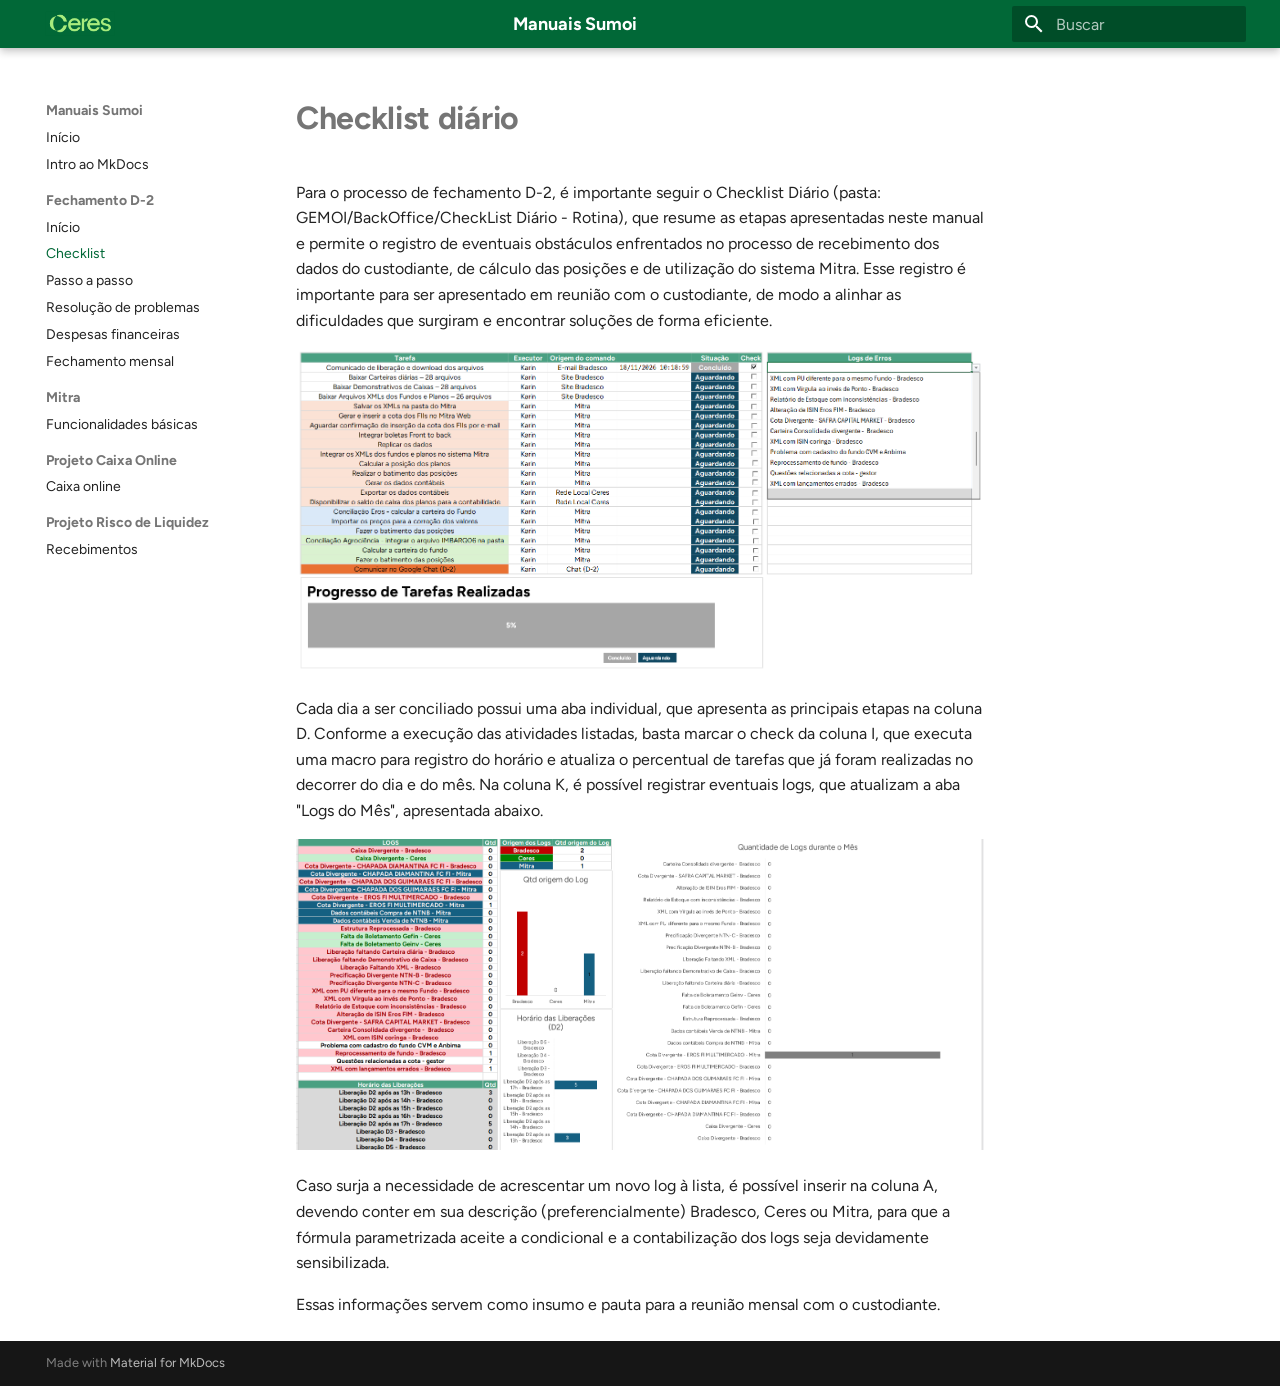
<file: fechamento/1_checklist/index.html>
<!doctype html>
<html lang="pt" class="no-js">
  <head>
    
      <meta charset="utf-8">
      <meta name="viewport" content="width=device-width,initial-scale=1">
      
      
      
      
        <link rel="prev" href="../0_index_fechamento/">
      
      
        <link rel="next" href="../2_manual/">
      
      
        
      
      
      <link rel="icon" href="../../assets/images/favicon.png">
      <meta name="generator" content="mkdocs-1.6.1, mkdocs-material-9.8.2">
    
    
      
        <title>Checklist - Manuais Sumoi</title>
      
    
    
      <link rel="stylesheet" href="../../assets/stylesheets/main.57a0d79d.min.css">
      
      


    
    
      
    
    
      
        
        
        <link rel="preconnect" href="https://fonts.gstatic.com" crossorigin>
        <link rel="stylesheet" href="https://fonts.googleapis.com/css?family=Figtree:300,300i,400,400i,700,700i%7CRoboto+Mono:400,400i,700,700i&display=fallback">
        <style>:root{--md-text-font:"Figtree";--md-code-font:"Roboto Mono"}</style>
      
    
    
      <link rel="stylesheet" href="../../stylesheets/extra.css">
    
    <script>__md_scope=new URL("../..",location),__md_hash=e=>[...e].reduce(((e,_)=>(e<<5)-e+_.charCodeAt(0)),0),__md_get=(e,_=localStorage,t=__md_scope)=>JSON.parse(_.getItem(t.pathname+"."+e)),__md_set=(e,_,t=localStorage,a=__md_scope)=>{try{t.setItem(a.pathname+"."+e,JSON.stringify(_))}catch(e){}}</script>
    
      

    
    
  </head>
  
  
    <body dir="ltr">
  
    
    <input class="md-toggle" data-md-toggle="drawer" type="checkbox" id="__drawer" autocomplete="off">
    <input class="md-toggle" data-md-toggle="search" type="checkbox" id="__search" autocomplete="off">
    <label class="md-overlay" for="__drawer"></label>
    <div data-md-component="skip">
      
        
        <a href="#checklist-diario" class="md-skip">
          Pular para conteúdo
        </a>
      
    </div>
    <div data-md-component="announce">
      
    </div>
    
    
      

  

<header class="md-header md-header--shadow" data-md-component="header">
  <nav class="md-header__inner md-grid" aria-label="Cabeçalho">
    <a href="../.." title="Manuais Sumoi" class="md-header__button md-logo" aria-label="Manuais Sumoi" data-md-component="logo">
      
  <img src="../../imagens/ceres.png" alt="logo">

    </a>
    <label class="md-header__button md-icon" for="__drawer">
      
      <svg xmlns="http://www.w3.org/2000/svg" viewBox="0 0 24 24"><path d="M3 6h18v2H3zm0 5h18v2H3zm0 5h18v2H3z"/></svg>
    </label>
    <div class="md-header__title" data-md-component="header-title">
      <div class="md-header__ellipsis">
        <div class="md-header__topic">
          <span class="md-ellipsis">
            Manuais Sumoi
          </span>
        </div>
        <div class="md-header__topic" data-md-component="header-topic">
          <span class="md-ellipsis">
            
              Checklist
            
          </span>
        </div>
      </div>
    </div>
    
    
      <script>var palette=__md_get("__palette");if(palette&&palette.color){if("(prefers-color-scheme)"===palette.color.media){var media=matchMedia("(prefers-color-scheme: light)"),input=document.querySelector(media.matches?"[data-md-color-media='(prefers-color-scheme: light)']":"[data-md-color-media='(prefers-color-scheme: dark)']");palette.color.media=input.getAttribute("data-md-color-media"),palette.color.scheme=input.getAttribute("data-md-color-scheme"),palette.color.primary=input.getAttribute("data-md-color-primary"),palette.color.accent=input.getAttribute("data-md-color-accent")}for(var[key,value]of Object.entries(palette.color))document.body.setAttribute("data-md-color-"+key,value)}</script>
    
    
    
      
      
        <label class="md-header__button md-icon" for="__search">
          
          <svg xmlns="http://www.w3.org/2000/svg" viewBox="0 0 24 24"><path d="M9.5 3A6.5 6.5 0 0 1 16 9.5c0 1.61-.59 3.09-1.56 4.23l.27.27h.79l5 5-1.5 1.5-5-5v-.79l-.27-.27A6.52 6.52 0 0 1 9.5 16 6.5 6.5 0 0 1 3 9.5 6.5 6.5 0 0 1 9.5 3m0 2C7 5 5 7 5 9.5S7 14 9.5 14 14 12 14 9.5 12 5 9.5 5"/></svg>
        </label>
        <div class="md-search" data-md-component="search" role="dialog">
  <label class="md-search__overlay" for="__search"></label>
  <div class="md-search__inner" role="search">
    <form class="md-search__form" name="search">
      <input type="text" class="md-search__input" name="query" aria-label="Buscar" placeholder="Buscar" autocapitalize="off" autocorrect="off" autocomplete="off" spellcheck="false" data-md-component="search-query" required>
      <label class="md-search__icon md-icon" for="__search">
        
        <svg xmlns="http://www.w3.org/2000/svg" viewBox="0 0 24 24"><path d="M9.5 3A6.5 6.5 0 0 1 16 9.5c0 1.61-.59 3.09-1.56 4.23l.27.27h.79l5 5-1.5 1.5-5-5v-.79l-.27-.27A6.52 6.52 0 0 1 9.5 16 6.5 6.5 0 0 1 3 9.5 6.5 6.5 0 0 1 9.5 3m0 2C7 5 5 7 5 9.5S7 14 9.5 14 14 12 14 9.5 12 5 9.5 5"/></svg>
        
        <svg xmlns="http://www.w3.org/2000/svg" viewBox="0 0 24 24"><path d="M20 11v2H8l5.5 5.5-1.42 1.42L4.16 12l7.92-7.92L13.5 5.5 8 11z"/></svg>
      </label>
      <nav class="md-search__options" aria-label="Pesquisar">
        
        <button type="reset" class="md-search__icon md-icon" title="Limpar" aria-label="Limpar" tabindex="-1">
          
          <svg xmlns="http://www.w3.org/2000/svg" viewBox="0 0 24 24"><path d="M19 6.41 17.59 5 12 10.59 6.41 5 5 6.41 10.59 12 5 17.59 6.41 19 12 13.41 17.59 19 19 17.59 13.41 12z"/></svg>
        </button>
      </nav>
      
    </form>
    <div class="md-search__output">
      <div class="md-search__scrollwrap" tabindex="0" data-md-scrollfix>
        <div class="md-search-result" data-md-component="search-result">
          <div class="md-search-result__meta">
            Inicializando busca
          </div>
          <ol class="md-search-result__list" role="presentation"></ol>
        </div>
      </div>
    </div>
  </div>
</div>
      
    
    
  </nav>
  
</header>
    
    <div class="md-container" data-md-component="container">
      
      
        
          
        
      
      <main class="md-main" data-md-component="main">
        <div class="md-main__inner md-grid">
          
            
              
              <div class="md-sidebar md-sidebar--primary" data-md-component="sidebar" data-md-type="navigation" >
                <div class="md-sidebar__scrollwrap">
                  <div class="md-sidebar__inner">
                    



<nav class="md-nav md-nav--primary" aria-label="Navegação" data-md-level="0">
  <label class="md-nav__title" for="__drawer">
    <a href="../.." title="Manuais Sumoi" class="md-nav__button md-logo" aria-label="Manuais Sumoi" data-md-component="logo">
      
  <img src="../../imagens/ceres.png" alt="logo">

    </a>
    Manuais Sumoi
  </label>
  
  <ul class="md-nav__list" data-md-scrollfix>
    
      
      
  
  
  
  
    <li class="md-nav__item">
      <a href="../.." class="md-nav__link">
        
  
  
  <span class="md-ellipsis">
    
  
    Início
  

    
  </span>
  
  

      </a>
    </li>
  

    
      
      
  
  
  
  
    <li class="md-nav__item">
      <a href="../../mkdocs/" class="md-nav__link">
        
  
  
  <span class="md-ellipsis">
    
  
    Intro ao MkDocs
  

    
  </span>
  
  

      </a>
    </li>
  

    
      
      
  
  
    
  
  
  
    
    
    
    
      
        
        
      
    
    
    <li class="md-nav__item md-nav__item--active md-nav__item--section md-nav__item--nested">
      
        
        
        <input class="md-nav__toggle md-toggle " type="checkbox" id="__nav_3" checked>
        
          
          <label class="md-nav__link" for="__nav_3" id="__nav_3_label" tabindex="">
            
  
  
  <span class="md-ellipsis">
    
  
    Fechamento D-2
  

    
  </span>
  
  

            <span class="md-nav__icon md-icon"></span>
          </label>
        
        <nav class="md-nav" data-md-level="1" aria-labelledby="__nav_3_label" aria-expanded="true">
          <label class="md-nav__title" for="__nav_3">
            <span class="md-nav__icon md-icon"></span>
            
  
    Fechamento D-2
  

          </label>
          <ul class="md-nav__list" data-md-scrollfix>
            
              
                
  
  
  
  
    <li class="md-nav__item">
      <a href="../0_index_fechamento/" class="md-nav__link">
        
  
  
  <span class="md-ellipsis">
    
  
    Início
  

    
  </span>
  
  

      </a>
    </li>
  

              
            
              
                
  
  
    
  
  
  
    <li class="md-nav__item md-nav__item--active">
      
      <input class="md-nav__toggle md-toggle" type="checkbox" id="__toc">
      
      
        
      
      
      <a href="./" class="md-nav__link md-nav__link--active">
        
  
  
  <span class="md-ellipsis">
    
  
    Checklist
  

    
  </span>
  
  

      </a>
      
    </li>
  

              
            
              
                
  
  
  
  
    <li class="md-nav__item">
      <a href="../2_manual/" class="md-nav__link">
        
  
  
  <span class="md-ellipsis">
    
  
    Passo a passo
  

    
  </span>
  
  

      </a>
    </li>
  

              
            
              
                
  
  
  
  
    <li class="md-nav__item">
      <a href="../3_problemas/" class="md-nav__link">
        
  
  
  <span class="md-ellipsis">
    
  
    Resolução de problemas
  

    
  </span>
  
  

      </a>
    </li>
  

              
            
              
                
  
  
  
  
    <li class="md-nav__item">
      <a href="../4_despesas_financeiras/" class="md-nav__link">
        
  
  
  <span class="md-ellipsis">
    
  
    Despesas financeiras
  

    
  </span>
  
  

      </a>
    </li>
  

              
            
              
                
  
  
  
  
    <li class="md-nav__item">
      <a href="../5_fechamento_mensal/" class="md-nav__link">
        
  
  
  <span class="md-ellipsis">
    
  
    Fechamento mensal
  

    
  </span>
  
  

      </a>
    </li>
  

              
            
          </ul>
        </nav>
      
    </li>
  

    
      
      
  
  
  
  
    
    
    
    
      
        
        
      
    
    
    <li class="md-nav__item md-nav__item--section md-nav__item--nested">
      
        
        
          
        
        <input class="md-nav__toggle md-toggle md-toggle--indeterminate" type="checkbox" id="__nav_4" >
        
          
          <label class="md-nav__link" for="__nav_4" id="__nav_4_label" tabindex="">
            
  
  
  <span class="md-ellipsis">
    
  
    Mitra
  

    
  </span>
  
  

            <span class="md-nav__icon md-icon"></span>
          </label>
        
        <nav class="md-nav" data-md-level="1" aria-labelledby="__nav_4_label" aria-expanded="false">
          <label class="md-nav__title" for="__nav_4">
            <span class="md-nav__icon md-icon"></span>
            
  
    Mitra
  

          </label>
          <ul class="md-nav__list" data-md-scrollfix>
            
              
                
  
  
  
  
    <li class="md-nav__item">
      <a href="../../mitra/funcionalidades/" class="md-nav__link">
        
  
  
  <span class="md-ellipsis">
    
  
    Funcionalidades básicas
  

    
  </span>
  
  

      </a>
    </li>
  

              
            
          </ul>
        </nav>
      
    </li>
  

    
      
      
  
  
  
  
    
    
    
    
      
        
        
      
    
    
    <li class="md-nav__item md-nav__item--section md-nav__item--nested">
      
        
        
          
        
        <input class="md-nav__toggle md-toggle md-toggle--indeterminate" type="checkbox" id="__nav_5" >
        
          
          <label class="md-nav__link" for="__nav_5" id="__nav_5_label" tabindex="">
            
  
  
  <span class="md-ellipsis">
    
  
    Projeto Caixa Online
  

    
  </span>
  
  

            <span class="md-nav__icon md-icon"></span>
          </label>
        
        <nav class="md-nav" data-md-level="1" aria-labelledby="__nav_5_label" aria-expanded="false">
          <label class="md-nav__title" for="__nav_5">
            <span class="md-nav__icon md-icon"></span>
            
  
    Projeto Caixa Online
  

          </label>
          <ul class="md-nav__list" data-md-scrollfix>
            
              
                
  
  
  
  
    <li class="md-nav__item">
      <a href="../../proj_caixa/caixa_online/" class="md-nav__link">
        
  
  
  <span class="md-ellipsis">
    
  
    Caixa online
  

    
  </span>
  
  

      </a>
    </li>
  

              
            
          </ul>
        </nav>
      
    </li>
  

    
      
      
  
  
  
  
    
    
    
    
      
        
        
      
    
    
    <li class="md-nav__item md-nav__item--section md-nav__item--nested">
      
        
        
          
        
        <input class="md-nav__toggle md-toggle md-toggle--indeterminate" type="checkbox" id="__nav_6" >
        
          
          <label class="md-nav__link" for="__nav_6" id="__nav_6_label" tabindex="">
            
  
  
  <span class="md-ellipsis">
    
  
    Projeto Risco de Liquidez
  

    
  </span>
  
  

            <span class="md-nav__icon md-icon"></span>
          </label>
        
        <nav class="md-nav" data-md-level="1" aria-labelledby="__nav_6_label" aria-expanded="false">
          <label class="md-nav__title" for="__nav_6">
            <span class="md-nav__icon md-icon"></span>
            
  
    Projeto Risco de Liquidez
  

          </label>
          <ul class="md-nav__list" data-md-scrollfix>
            
              
                
  
  
  
  
    <li class="md-nav__item">
      <a href="../../risco_liquidez/recebimentos/" class="md-nav__link">
        
  
  
  <span class="md-ellipsis">
    
  
    Recebimentos
  

    
  </span>
  
  

      </a>
    </li>
  

              
            
          </ul>
        </nav>
      
    </li>
  

    
  </ul>
</nav>
                  </div>
                </div>
              </div>
            
            
              
              <div class="md-sidebar md-sidebar--secondary" data-md-component="sidebar" data-md-type="toc" >
                <div class="md-sidebar__scrollwrap">
                  <div class="md-sidebar__inner">
                    

<nav class="md-nav md-nav--secondary" aria-label="Índice">
  
  
  
    
  
  
</nav>
                  </div>
                </div>
              </div>
            
          
          
            <div class="md-content" data-md-component="content">
              
              <article class="md-content__inner md-typeset">
                
                  



<h1 id="checklist-diario"><strong>Checklist diário</strong></h1>
<p>Para o processo de fechamento D-2, é importante seguir o Checklist Diário (pasta: GEMOI/BackOffice/CheckList Diário - Rotina), que resume as etapas apresentadas neste manual e permite o registro de eventuais obstáculos enfrentados no processo de recebimento dos dados do custodiante, de cálculo das posições e de utilização do sistema Mitra. Esse registro é importante para ser apresentado em reunião com o custodiante, de modo a alinhar as dificuldades que surgiram e encontrar soluções de forma eficiente.</p>
<p><img alt="checklist" src="../imagens/checklist.png" /></p>
<p>Cada dia a ser conciliado possui uma aba individual, que apresenta as principais etapas na coluna D. Conforme a execução das atividades listadas, basta marcar o check da coluna I, que executa uma macro para registro do horário e atualiza o percentual de tarefas que já foram realizadas no decorrer do dia e do mês. Na coluna K, é possível registrar eventuais logs, que atualizam a aba "Logs do Mês", apresentada abaixo.</p>
<p><img alt="logs" src="../imagens/logs.png" /></p>
<p>Caso surja a necessidade de acrescentar um novo log à lista, é possível inserir na coluna A, devendo conter em sua descrição (preferencialmente) Bradesco, Ceres ou Mitra, para que a fórmula parametrizada aceite a condicional e a contabilização dos logs seja devidamente sensibilizada.</p>
<p>Essas informações servem como insumo e pauta para a reunião mensal com o custodiante.</p>












                
              </article>
            </div>
          
          
<script>var target=document.getElementById(location.hash.slice(1));target&&target.name&&(target.checked=target.name.startsWith("__tabbed_"))</script>
        </div>
        
      </main>
      
        <footer class="md-footer">
  
  <div class="md-footer-meta md-typeset">
    <div class="md-footer-meta__inner md-grid">
      <div class="md-copyright">
  
  
    Made with
    <a href="https://squidfunk.github.io/mkdocs-material/" target="_blank" rel="noopener">
      Material for MkDocs
    </a>
  
</div>
      
    </div>
  </div>
</footer>
      
    </div>
    <div class="md-dialog" data-md-component="dialog">
      <div class="md-dialog__inner md-typeset"></div>
    </div>
    
    
    
      
      
      <script id="__config" type="application/json">{"annotate": null, "base": "../..", "features": ["navigation.sections", "navigation.expand", "toc.follow"], "search": "../../assets/javascripts/workers/search.a7633da7.min.js", "tags": null, "translations": {"clipboard.copied": "Copiado para \u00e1rea de transfer\u00eancia", "clipboard.copy": "Copiar para \u00e1rea de transfer\u00eancia", "search.result.more.one": "mais 1 nesta p\u00e1gina", "search.result.more.other": "# mais nesta p\u00e1gina", "search.result.none": "Nenhum documento encontrado", "search.result.one": "1 documento encontrado", "search.result.other": "# documentos encontrados", "search.result.placeholder": "Digite para iniciar a busca", "search.result.term.missing": "Ausente", "select.version": "Selecione a vers\u00e3o"}, "version": null}</script>
    
    
      <script src="../../assets/javascripts/bundle.a5f9d56c.min.js"></script>
      
    
  </body>
</html>
</file>
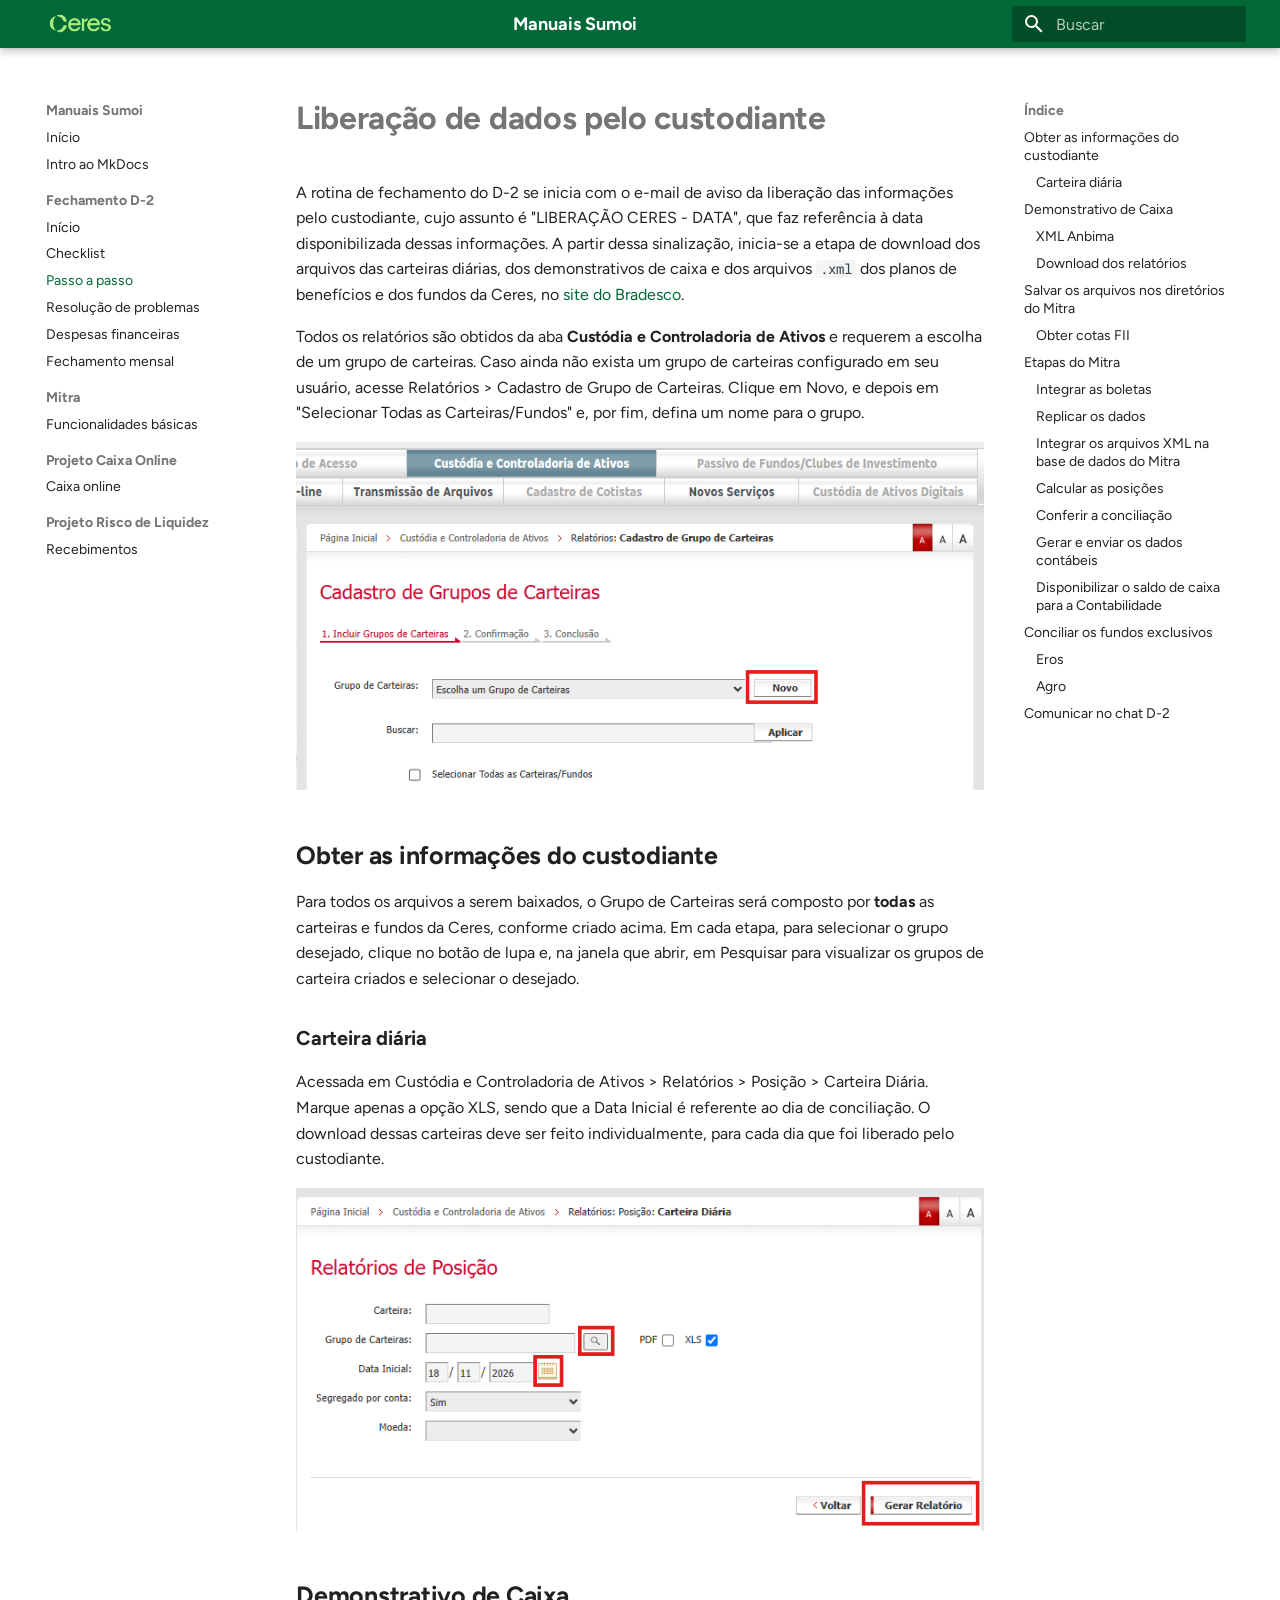
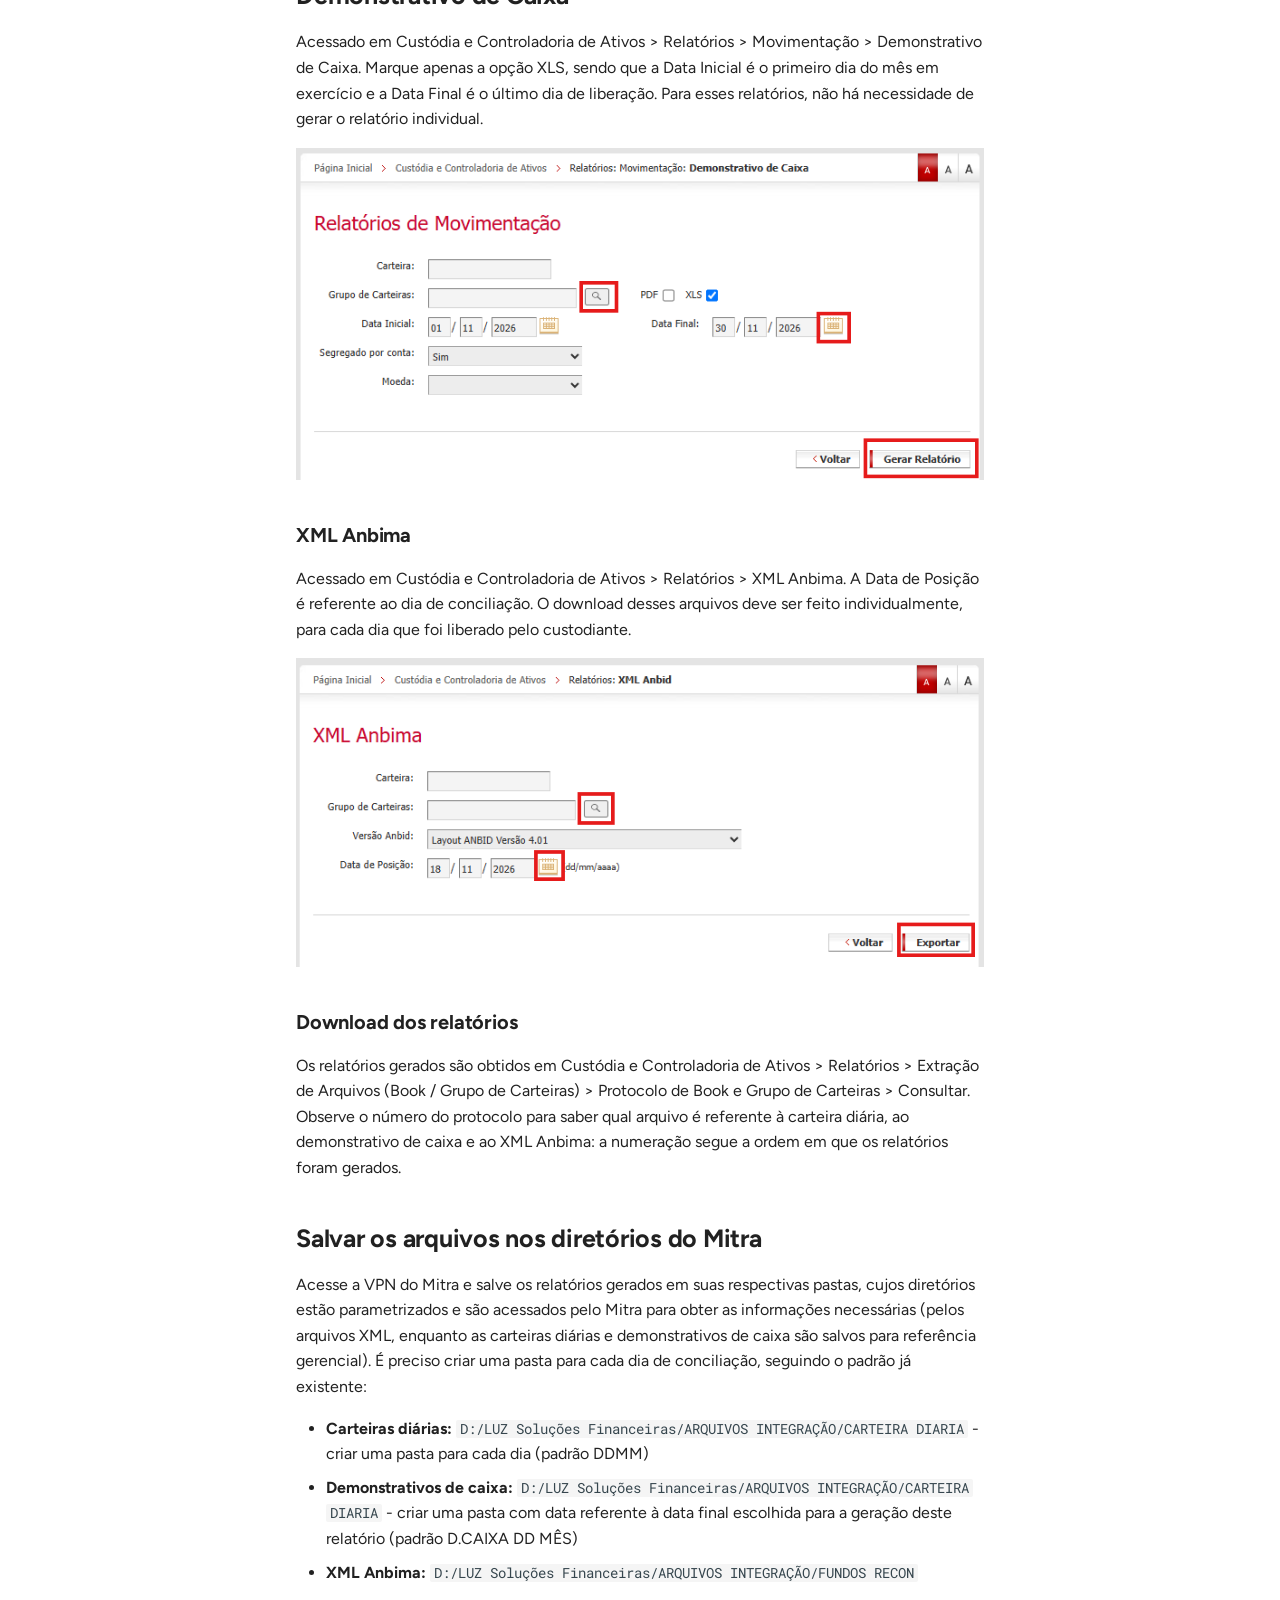
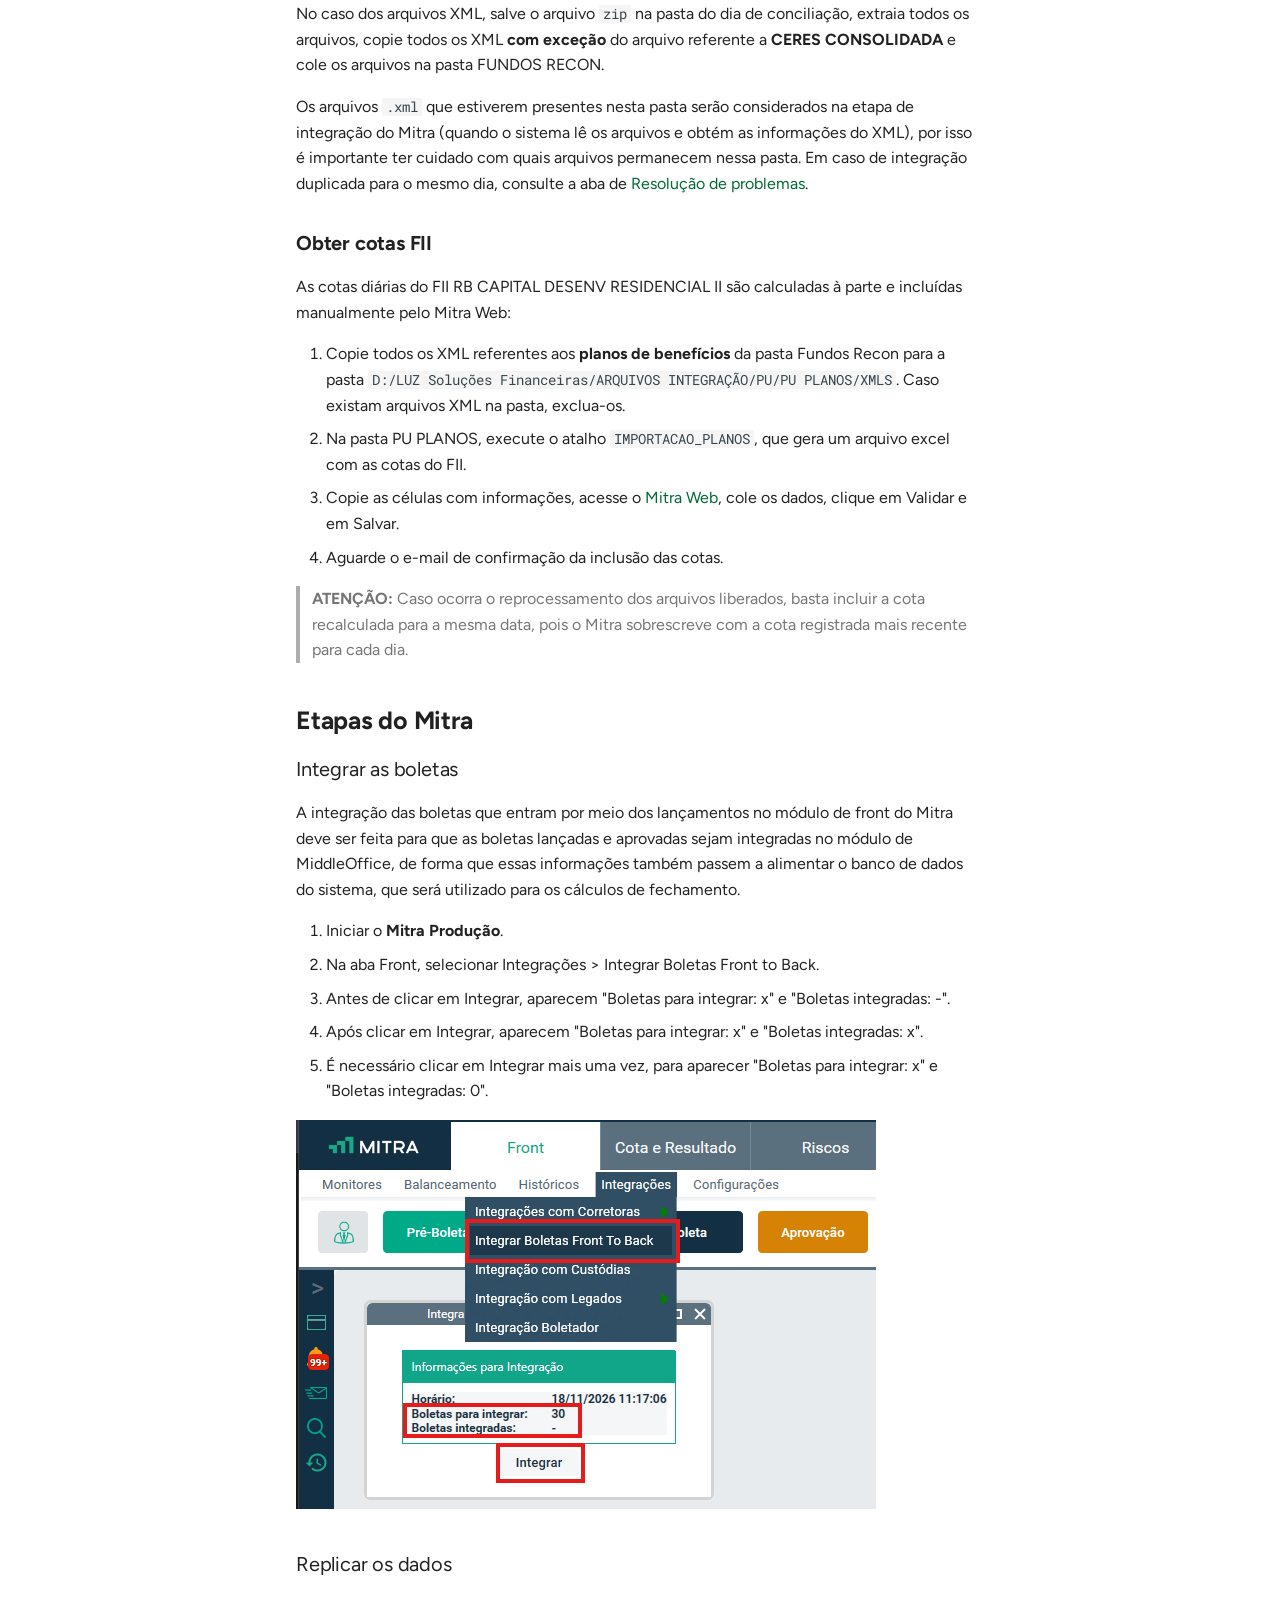
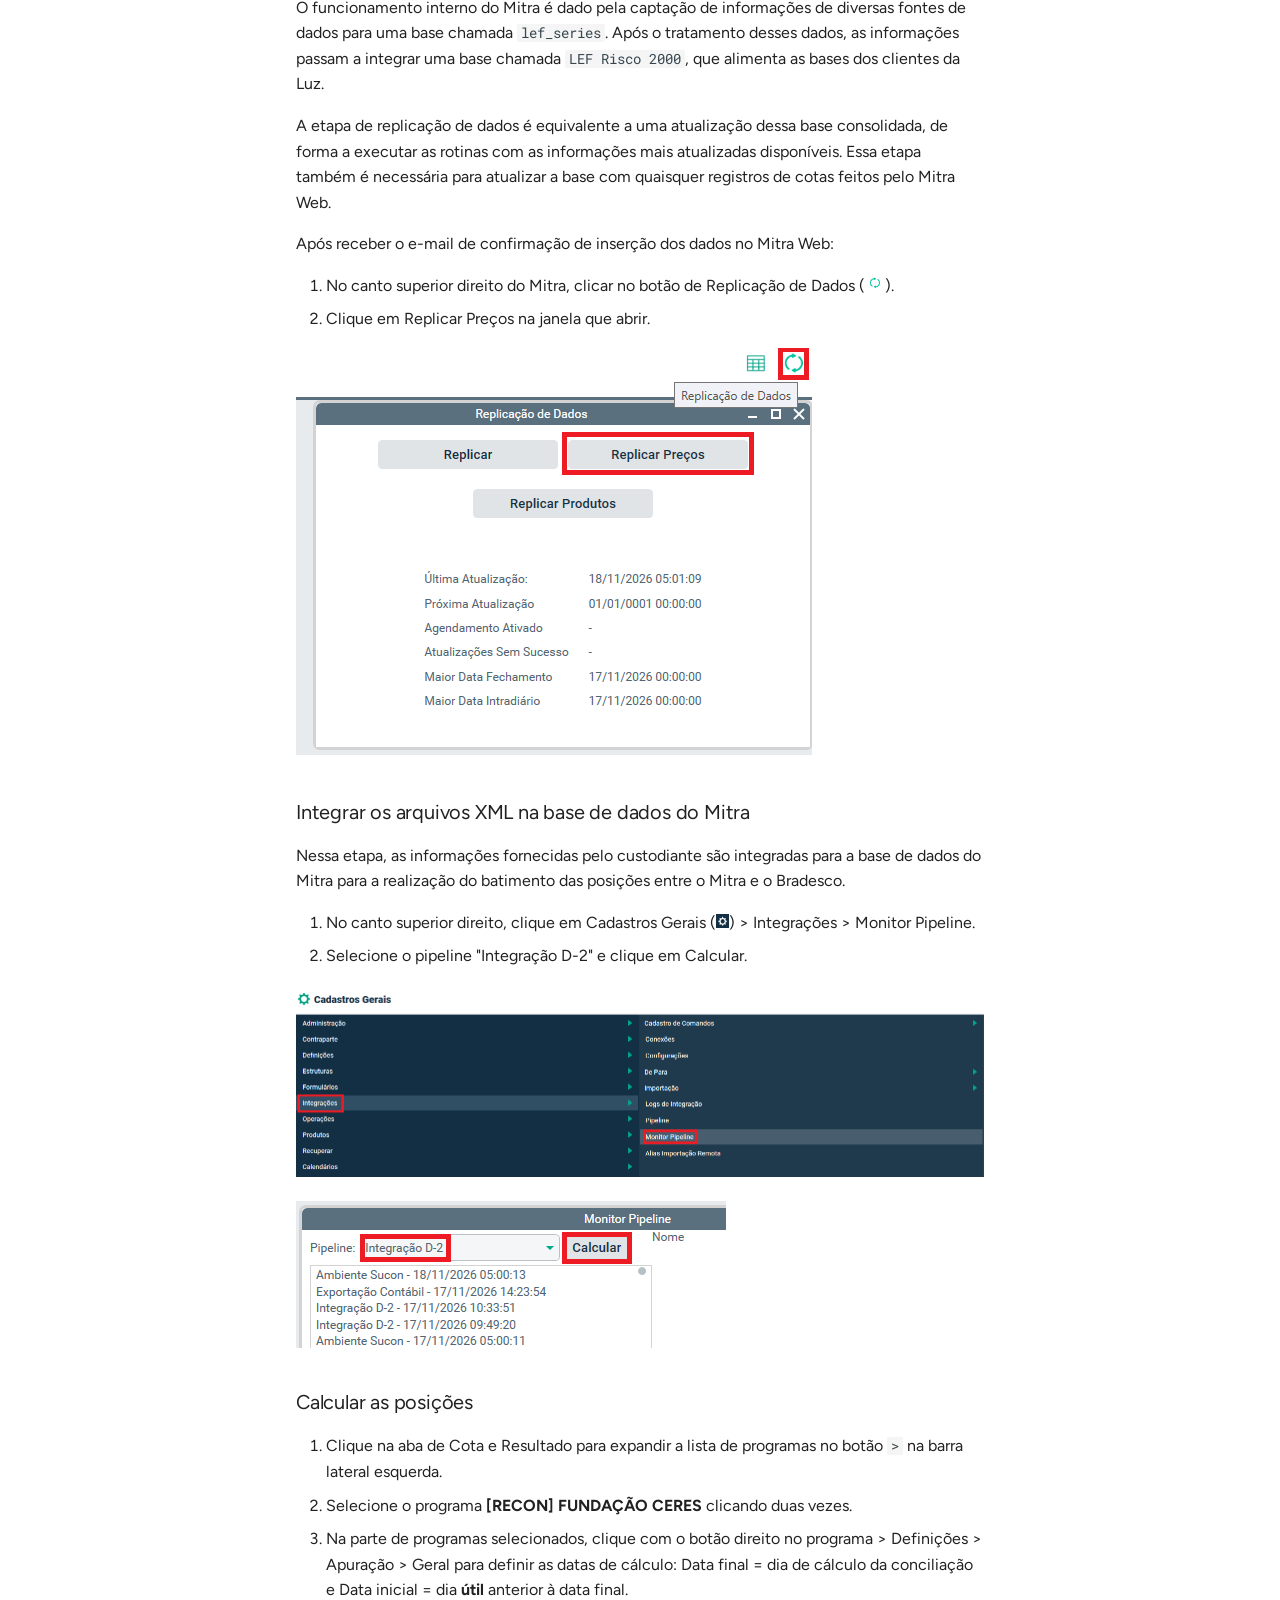
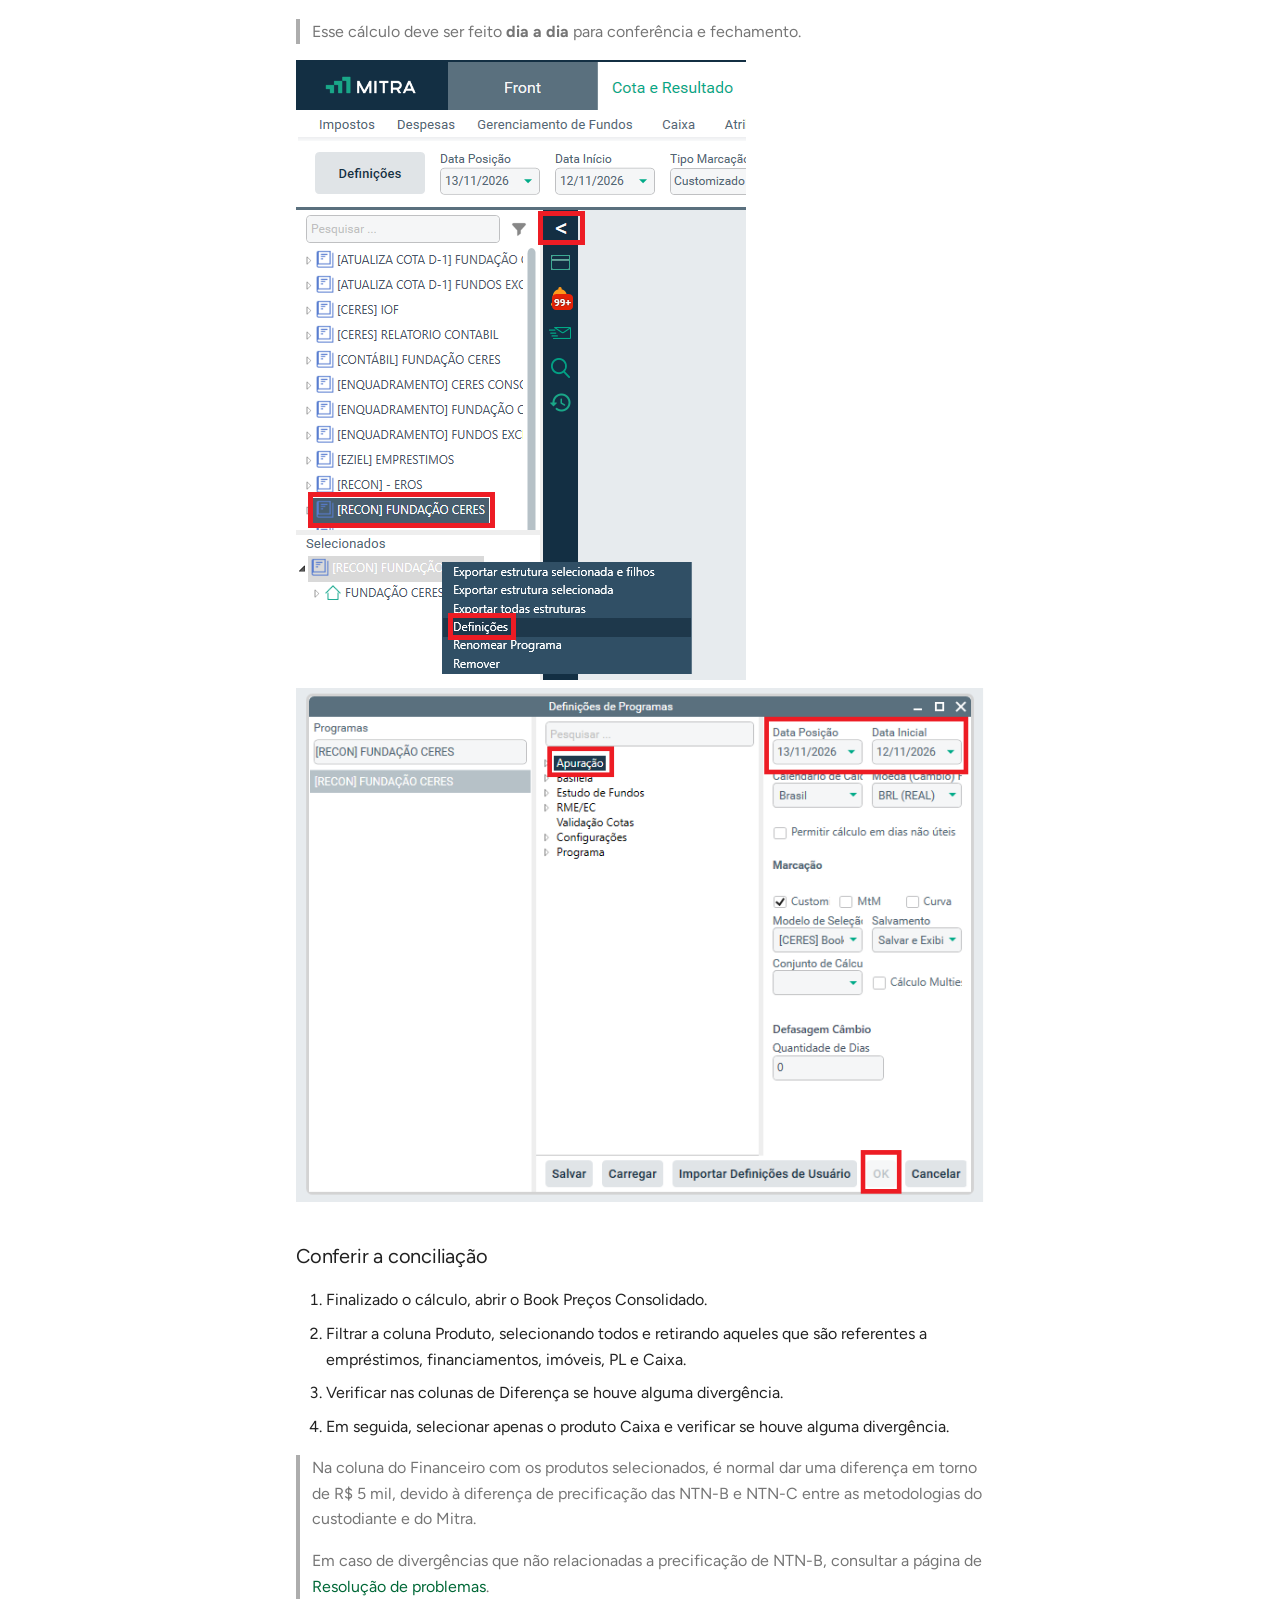
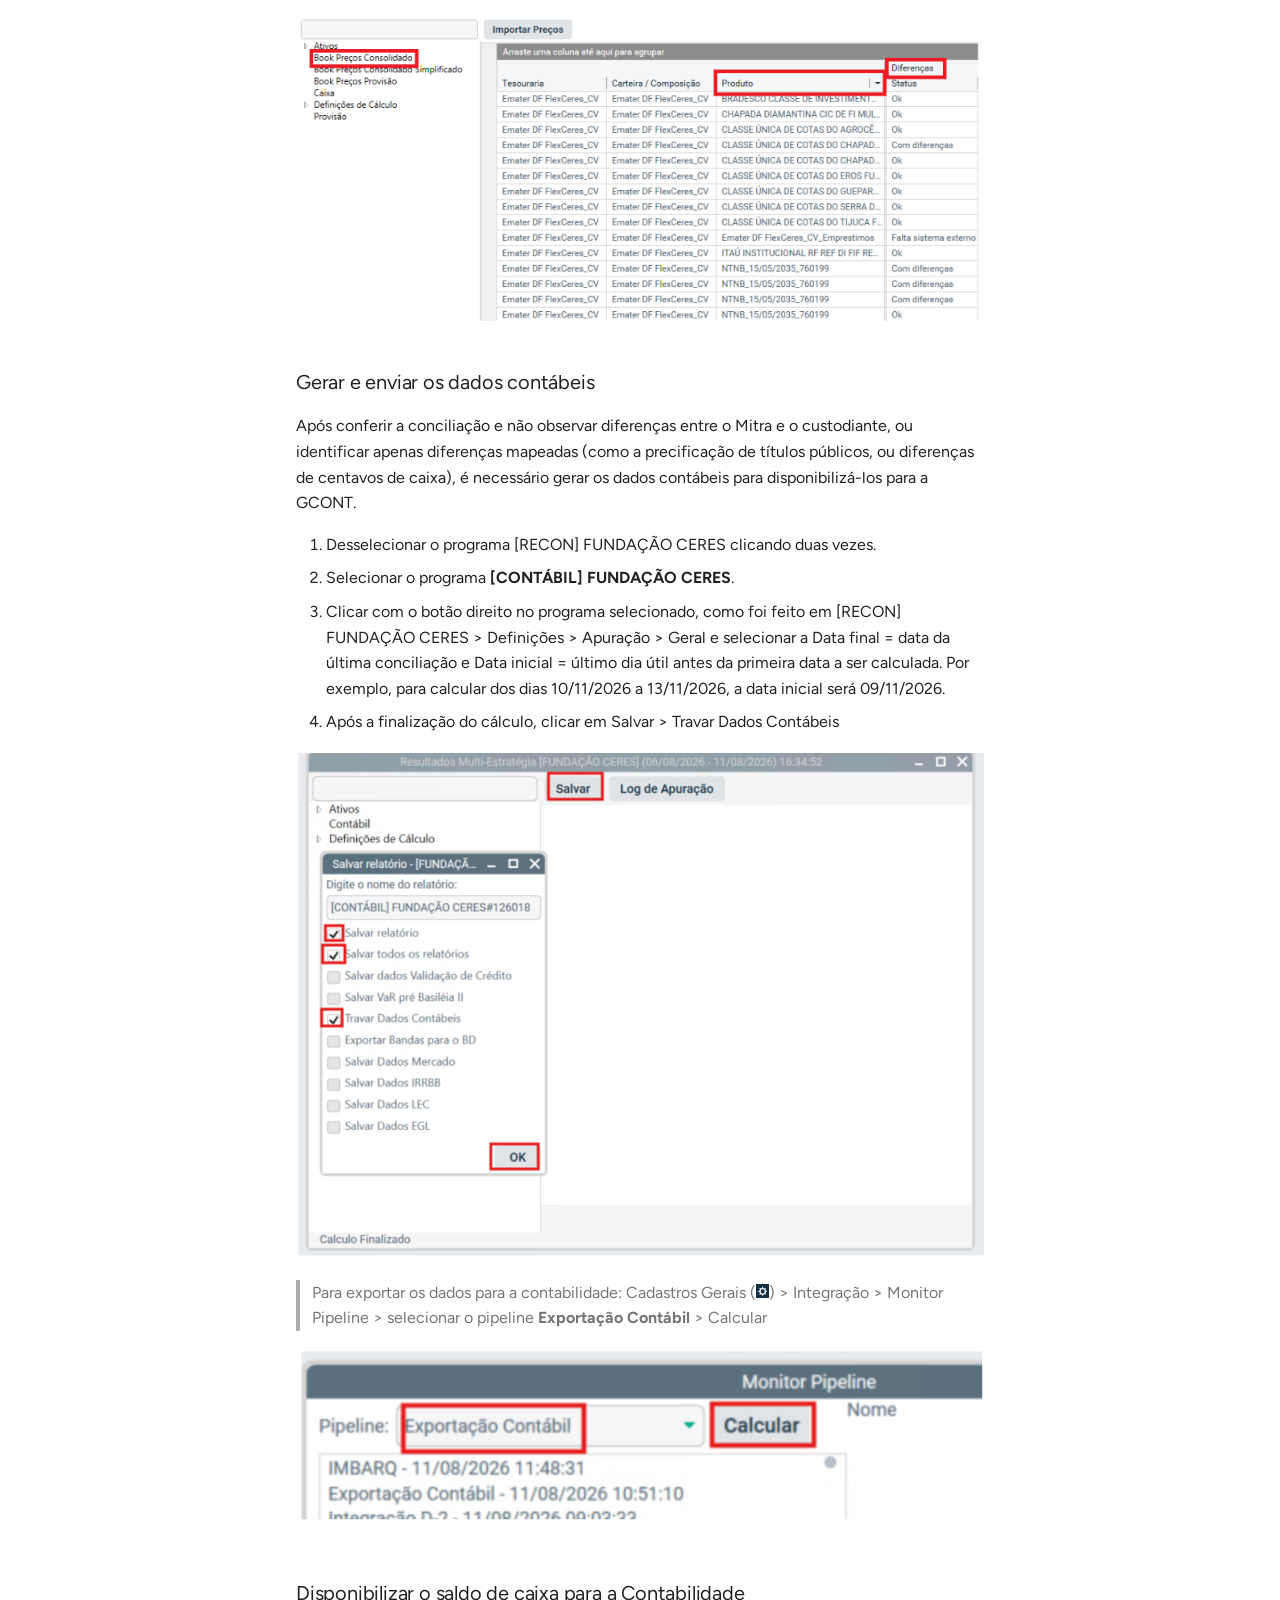
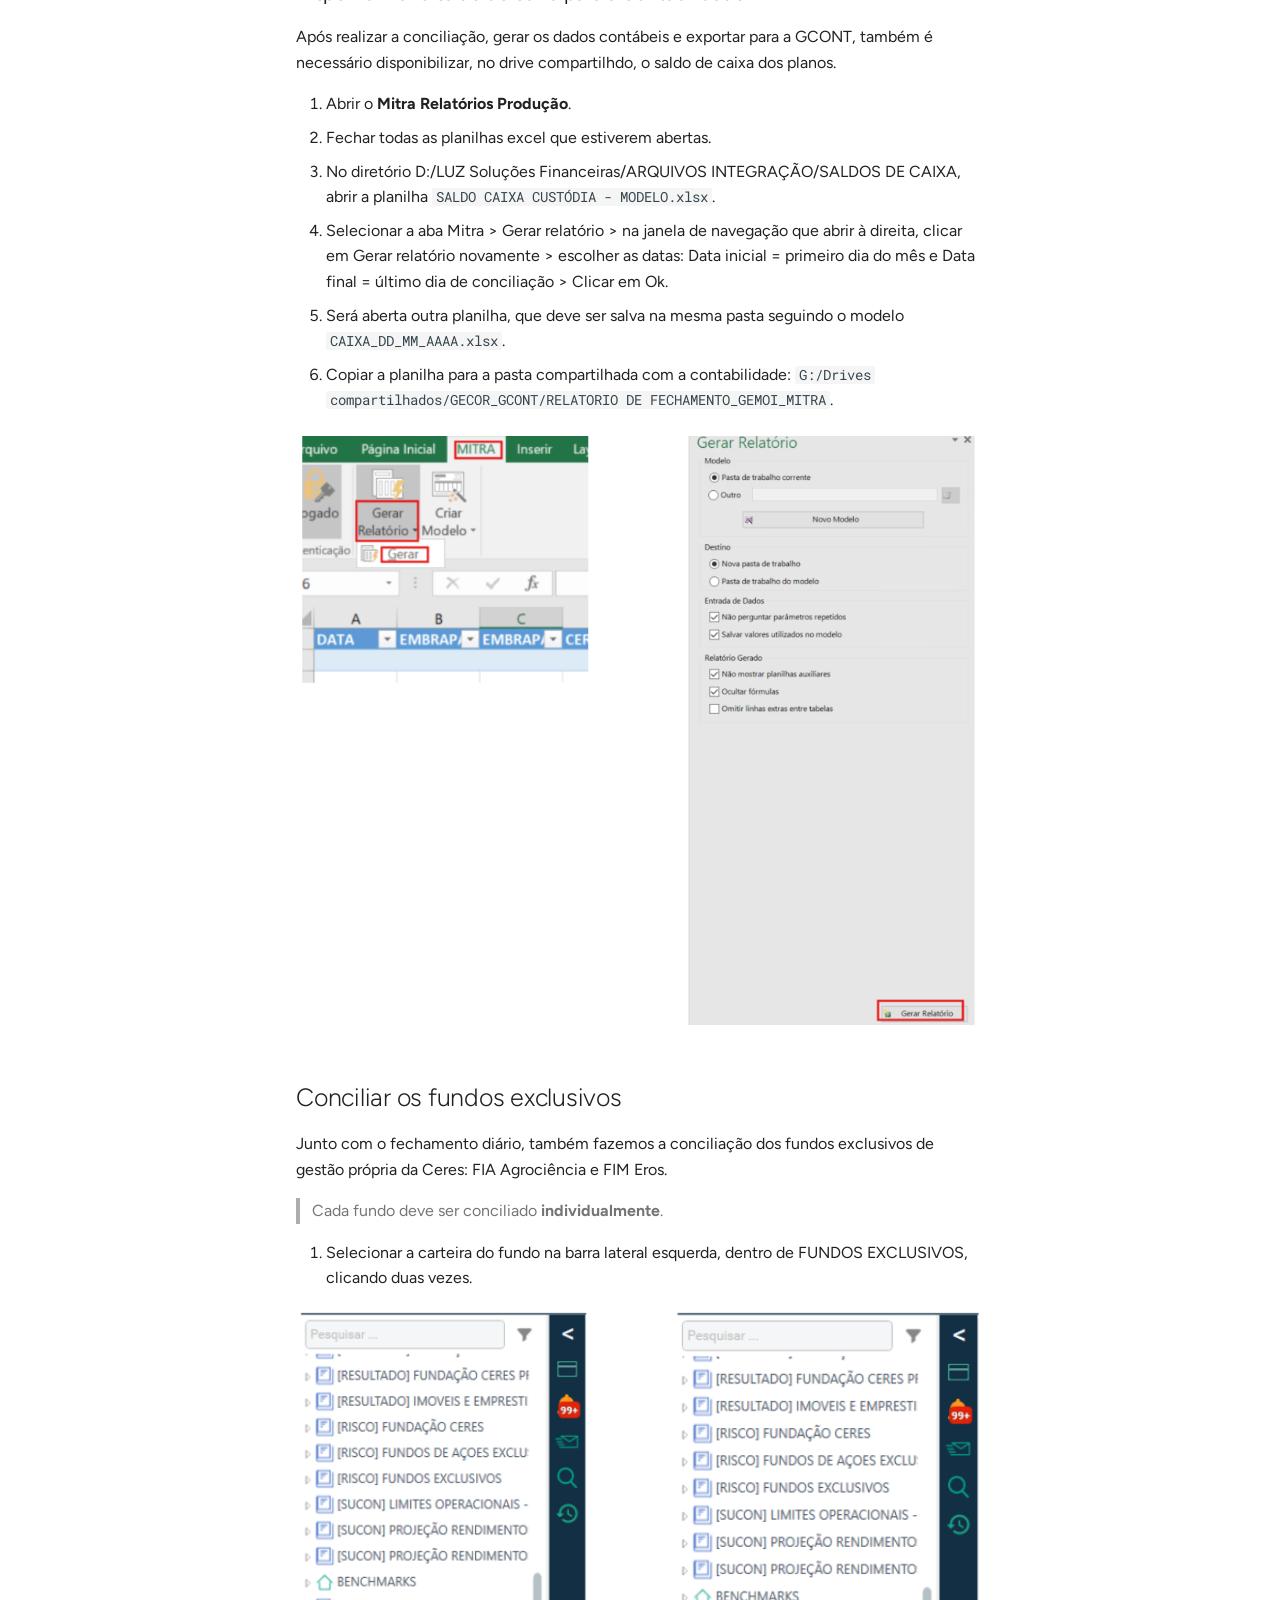
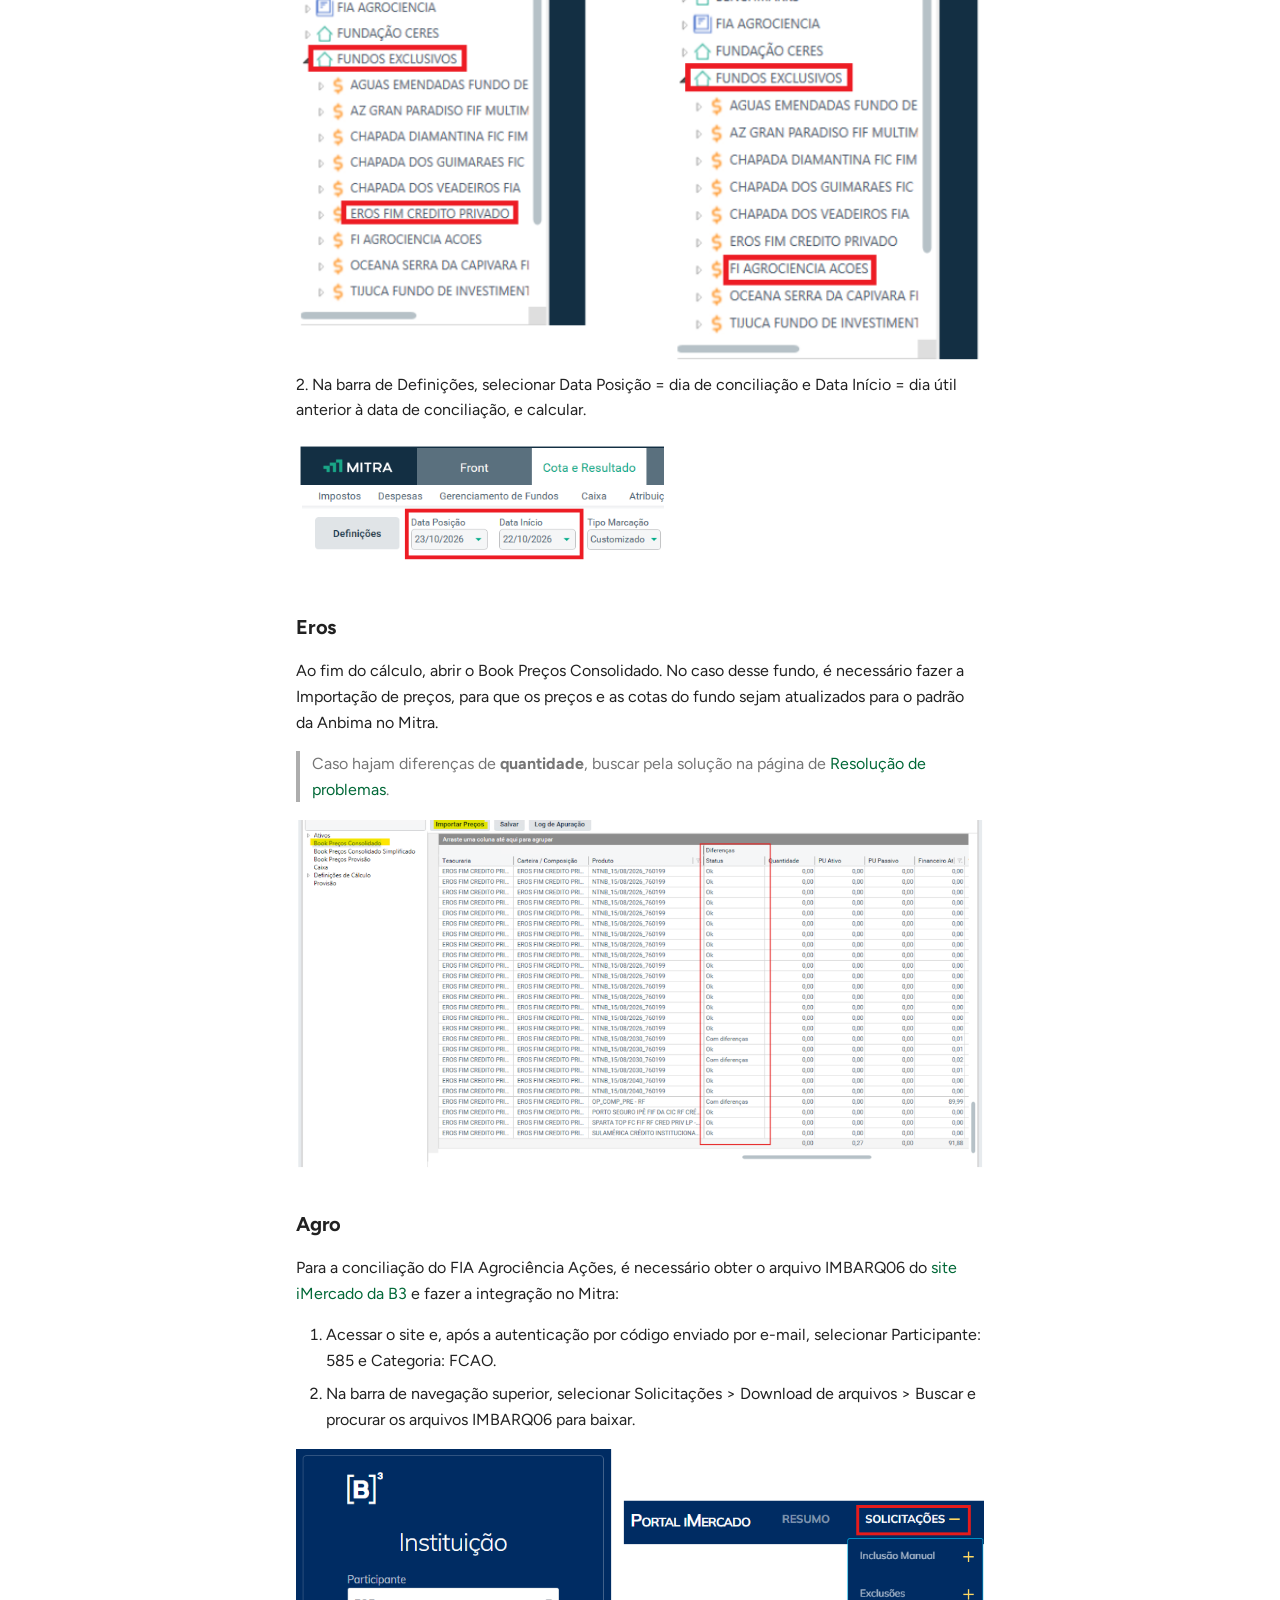
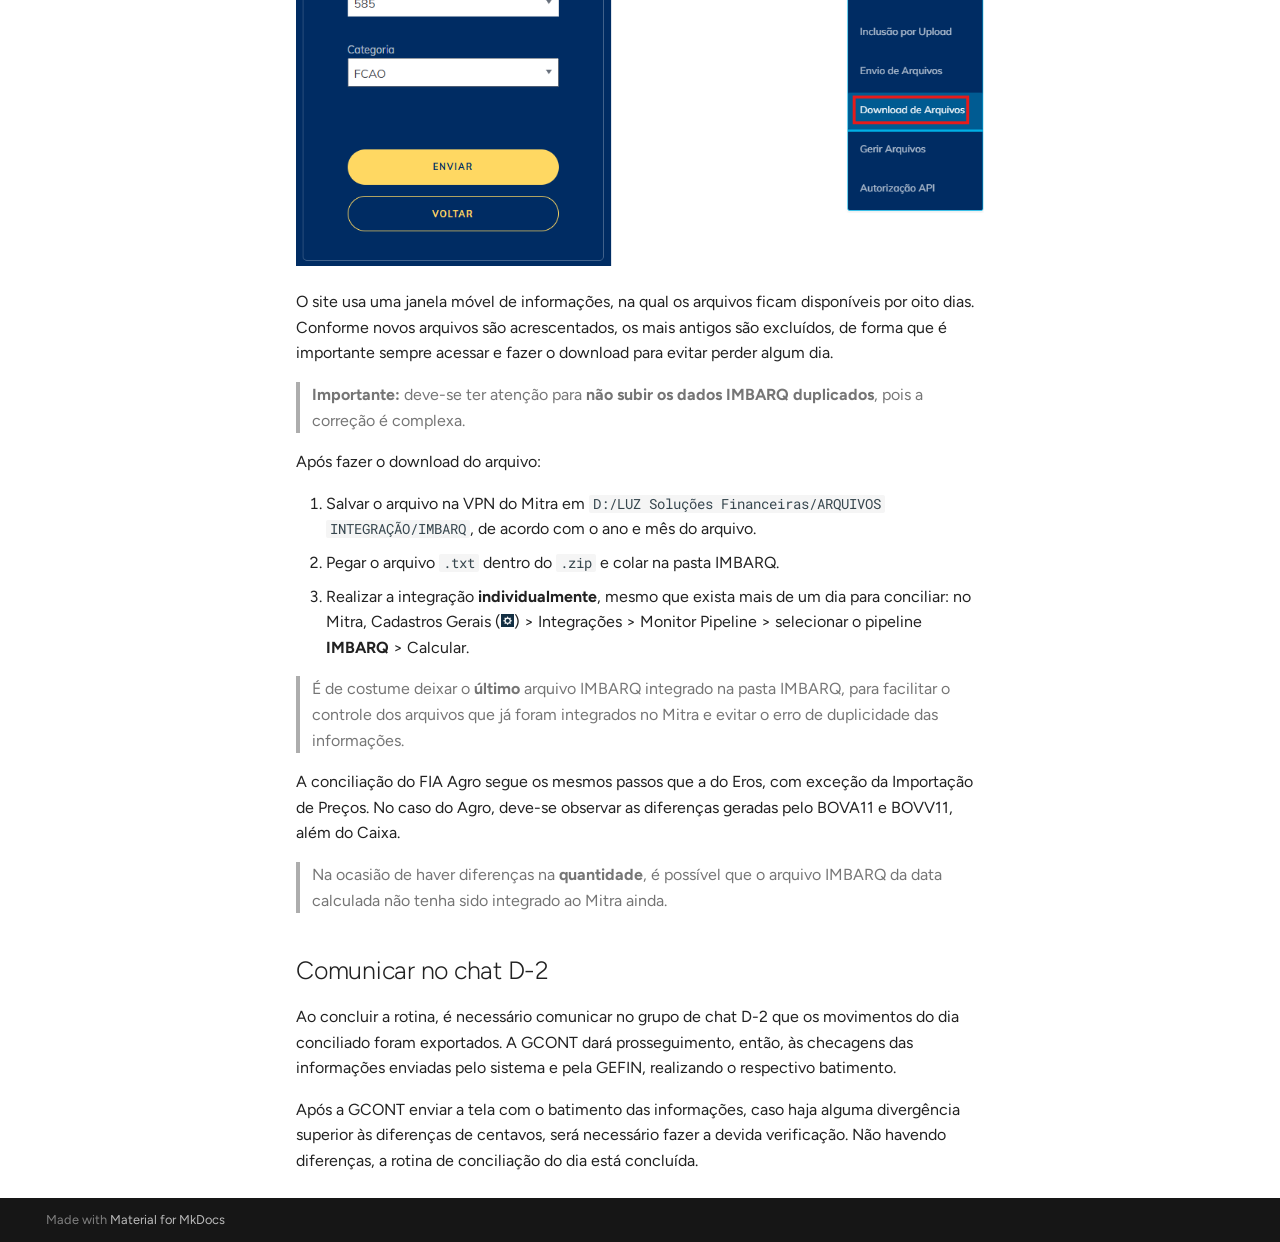
<file: fechamento/2_manual/index.html>
<!doctype html>
<html lang="pt" class="no-js">
  <head>
    
      <meta charset="utf-8">
      <meta name="viewport" content="width=device-width,initial-scale=1">
      
      
      
      
        <link rel="prev" href="../1_checklist/">
      
      
        <link rel="next" href="../3_problemas/">
      
      
        
      
      
      <link rel="icon" href="../../assets/images/favicon.png">
      <meta name="generator" content="mkdocs-1.6.1, mkdocs-material-9.8.2">
    
    
      
        <title>Passo a passo - Manuais Sumoi</title>
      
    
    
      <link rel="stylesheet" href="../../assets/stylesheets/main.57a0d79d.min.css">
      
      


    
    
      
    
    
      
        
        
        <link rel="preconnect" href="https://fonts.gstatic.com" crossorigin>
        <link rel="stylesheet" href="https://fonts.googleapis.com/css?family=Figtree:300,300i,400,400i,700,700i%7CRoboto+Mono:400,400i,700,700i&display=fallback">
        <style>:root{--md-text-font:"Figtree";--md-code-font:"Roboto Mono"}</style>
      
    
    
      <link rel="stylesheet" href="../../stylesheets/extra.css">
    
    <script>__md_scope=new URL("../..",location),__md_hash=e=>[...e].reduce(((e,_)=>(e<<5)-e+_.charCodeAt(0)),0),__md_get=(e,_=localStorage,t=__md_scope)=>JSON.parse(_.getItem(t.pathname+"."+e)),__md_set=(e,_,t=localStorage,a=__md_scope)=>{try{t.setItem(a.pathname+"."+e,JSON.stringify(_))}catch(e){}}</script>
    
      

    
    
  </head>
  
  
    <body dir="ltr">
  
    
    <input class="md-toggle" data-md-toggle="drawer" type="checkbox" id="__drawer" autocomplete="off">
    <input class="md-toggle" data-md-toggle="search" type="checkbox" id="__search" autocomplete="off">
    <label class="md-overlay" for="__drawer"></label>
    <div data-md-component="skip">
      
        
        <a href="#liberacao-de-dados-pelo-custodiante" class="md-skip">
          Pular para conteúdo
        </a>
      
    </div>
    <div data-md-component="announce">
      
    </div>
    
    
      

  

<header class="md-header md-header--shadow" data-md-component="header">
  <nav class="md-header__inner md-grid" aria-label="Cabeçalho">
    <a href="../.." title="Manuais Sumoi" class="md-header__button md-logo" aria-label="Manuais Sumoi" data-md-component="logo">
      
  <img src="../../imagens/ceres.png" alt="logo">

    </a>
    <label class="md-header__button md-icon" for="__drawer">
      
      <svg xmlns="http://www.w3.org/2000/svg" viewBox="0 0 24 24"><path d="M3 6h18v2H3zm0 5h18v2H3zm0 5h18v2H3z"/></svg>
    </label>
    <div class="md-header__title" data-md-component="header-title">
      <div class="md-header__ellipsis">
        <div class="md-header__topic">
          <span class="md-ellipsis">
            Manuais Sumoi
          </span>
        </div>
        <div class="md-header__topic" data-md-component="header-topic">
          <span class="md-ellipsis">
            
              Passo a passo
            
          </span>
        </div>
      </div>
    </div>
    
    
      <script>var palette=__md_get("__palette");if(palette&&palette.color){if("(prefers-color-scheme)"===palette.color.media){var media=matchMedia("(prefers-color-scheme: light)"),input=document.querySelector(media.matches?"[data-md-color-media='(prefers-color-scheme: light)']":"[data-md-color-media='(prefers-color-scheme: dark)']");palette.color.media=input.getAttribute("data-md-color-media"),palette.color.scheme=input.getAttribute("data-md-color-scheme"),palette.color.primary=input.getAttribute("data-md-color-primary"),palette.color.accent=input.getAttribute("data-md-color-accent")}for(var[key,value]of Object.entries(palette.color))document.body.setAttribute("data-md-color-"+key,value)}</script>
    
    
    
      
      
        <label class="md-header__button md-icon" for="__search">
          
          <svg xmlns="http://www.w3.org/2000/svg" viewBox="0 0 24 24"><path d="M9.5 3A6.5 6.5 0 0 1 16 9.5c0 1.61-.59 3.09-1.56 4.23l.27.27h.79l5 5-1.5 1.5-5-5v-.79l-.27-.27A6.52 6.52 0 0 1 9.5 16 6.5 6.5 0 0 1 3 9.5 6.5 6.5 0 0 1 9.5 3m0 2C7 5 5 7 5 9.5S7 14 9.5 14 14 12 14 9.5 12 5 9.5 5"/></svg>
        </label>
        <div class="md-search" data-md-component="search" role="dialog">
  <label class="md-search__overlay" for="__search"></label>
  <div class="md-search__inner" role="search">
    <form class="md-search__form" name="search">
      <input type="text" class="md-search__input" name="query" aria-label="Buscar" placeholder="Buscar" autocapitalize="off" autocorrect="off" autocomplete="off" spellcheck="false" data-md-component="search-query" required>
      <label class="md-search__icon md-icon" for="__search">
        
        <svg xmlns="http://www.w3.org/2000/svg" viewBox="0 0 24 24"><path d="M9.5 3A6.5 6.5 0 0 1 16 9.5c0 1.61-.59 3.09-1.56 4.23l.27.27h.79l5 5-1.5 1.5-5-5v-.79l-.27-.27A6.52 6.52 0 0 1 9.5 16 6.5 6.5 0 0 1 3 9.5 6.5 6.5 0 0 1 9.5 3m0 2C7 5 5 7 5 9.5S7 14 9.5 14 14 12 14 9.5 12 5 9.5 5"/></svg>
        
        <svg xmlns="http://www.w3.org/2000/svg" viewBox="0 0 24 24"><path d="M20 11v2H8l5.5 5.5-1.42 1.42L4.16 12l7.92-7.92L13.5 5.5 8 11z"/></svg>
      </label>
      <nav class="md-search__options" aria-label="Pesquisar">
        
        <button type="reset" class="md-search__icon md-icon" title="Limpar" aria-label="Limpar" tabindex="-1">
          
          <svg xmlns="http://www.w3.org/2000/svg" viewBox="0 0 24 24"><path d="M19 6.41 17.59 5 12 10.59 6.41 5 5 6.41 10.59 12 5 17.59 6.41 19 12 13.41 17.59 19 19 17.59 13.41 12z"/></svg>
        </button>
      </nav>
      
    </form>
    <div class="md-search__output">
      <div class="md-search__scrollwrap" tabindex="0" data-md-scrollfix>
        <div class="md-search-result" data-md-component="search-result">
          <div class="md-search-result__meta">
            Inicializando busca
          </div>
          <ol class="md-search-result__list" role="presentation"></ol>
        </div>
      </div>
    </div>
  </div>
</div>
      
    
    
  </nav>
  
</header>
    
    <div class="md-container" data-md-component="container">
      
      
        
          
        
      
      <main class="md-main" data-md-component="main">
        <div class="md-main__inner md-grid">
          
            
              
              <div class="md-sidebar md-sidebar--primary" data-md-component="sidebar" data-md-type="navigation" >
                <div class="md-sidebar__scrollwrap">
                  <div class="md-sidebar__inner">
                    



<nav class="md-nav md-nav--primary" aria-label="Navegação" data-md-level="0">
  <label class="md-nav__title" for="__drawer">
    <a href="../.." title="Manuais Sumoi" class="md-nav__button md-logo" aria-label="Manuais Sumoi" data-md-component="logo">
      
  <img src="../../imagens/ceres.png" alt="logo">

    </a>
    Manuais Sumoi
  </label>
  
  <ul class="md-nav__list" data-md-scrollfix>
    
      
      
  
  
  
  
    <li class="md-nav__item">
      <a href="../.." class="md-nav__link">
        
  
  
  <span class="md-ellipsis">
    
  
    Início
  

    
  </span>
  
  

      </a>
    </li>
  

    
      
      
  
  
  
  
    <li class="md-nav__item">
      <a href="../../mkdocs/" class="md-nav__link">
        
  
  
  <span class="md-ellipsis">
    
  
    Intro ao MkDocs
  

    
  </span>
  
  

      </a>
    </li>
  

    
      
      
  
  
    
  
  
  
    
    
    
    
      
        
        
      
    
    
    <li class="md-nav__item md-nav__item--active md-nav__item--section md-nav__item--nested">
      
        
        
        <input class="md-nav__toggle md-toggle " type="checkbox" id="__nav_3" checked>
        
          
          <label class="md-nav__link" for="__nav_3" id="__nav_3_label" tabindex="">
            
  
  
  <span class="md-ellipsis">
    
  
    Fechamento D-2
  

    
  </span>
  
  

            <span class="md-nav__icon md-icon"></span>
          </label>
        
        <nav class="md-nav" data-md-level="1" aria-labelledby="__nav_3_label" aria-expanded="true">
          <label class="md-nav__title" for="__nav_3">
            <span class="md-nav__icon md-icon"></span>
            
  
    Fechamento D-2
  

          </label>
          <ul class="md-nav__list" data-md-scrollfix>
            
              
                
  
  
  
  
    <li class="md-nav__item">
      <a href="../0_index_fechamento/" class="md-nav__link">
        
  
  
  <span class="md-ellipsis">
    
  
    Início
  

    
  </span>
  
  

      </a>
    </li>
  

              
            
              
                
  
  
  
  
    <li class="md-nav__item">
      <a href="../1_checklist/" class="md-nav__link">
        
  
  
  <span class="md-ellipsis">
    
  
    Checklist
  

    
  </span>
  
  

      </a>
    </li>
  

              
            
              
                
  
  
    
  
  
  
    <li class="md-nav__item md-nav__item--active">
      
      <input class="md-nav__toggle md-toggle" type="checkbox" id="__toc">
      
      
        
      
      
        <label class="md-nav__link md-nav__link--active" for="__toc">
          
  
  
  <span class="md-ellipsis">
    
  
    Passo a passo
  

    
  </span>
  
  

          <span class="md-nav__icon md-icon"></span>
        </label>
      
      <a href="./" class="md-nav__link md-nav__link--active">
        
  
  
  <span class="md-ellipsis">
    
  
    Passo a passo
  

    
  </span>
  
  

      </a>
      
        

<nav class="md-nav md-nav--secondary" aria-label="Índice">
  
  
  
    
  
  
    <label class="md-nav__title" for="__toc">
      <span class="md-nav__icon md-icon"></span>
      Índice
    </label>
    <ul class="md-nav__list" data-md-component="toc" data-md-scrollfix>
      
        <li class="md-nav__item">
  <a href="#obter-as-informacoes-do-custodiante" class="md-nav__link">
    <span class="md-ellipsis">
      
        Obter as informações do custodiante
      
    </span>
  </a>
  
    <nav class="md-nav" aria-label="Obter as informações do custodiante">
      <ul class="md-nav__list">
        
          <li class="md-nav__item">
  <a href="#carteira-diaria" class="md-nav__link">
    <span class="md-ellipsis">
      
        Carteira diária
      
    </span>
  </a>
  
</li>
        
      </ul>
    </nav>
  
</li>
      
        <li class="md-nav__item">
  <a href="#demonstrativo-de-caixa" class="md-nav__link">
    <span class="md-ellipsis">
      
        Demonstrativo de Caixa
      
    </span>
  </a>
  
    <nav class="md-nav" aria-label="Demonstrativo de Caixa">
      <ul class="md-nav__list">
        
          <li class="md-nav__item">
  <a href="#xml-anbima" class="md-nav__link">
    <span class="md-ellipsis">
      
        XML Anbima
      
    </span>
  </a>
  
</li>
        
          <li class="md-nav__item">
  <a href="#download-dos-relatorios" class="md-nav__link">
    <span class="md-ellipsis">
      
        Download dos relatórios
      
    </span>
  </a>
  
</li>
        
      </ul>
    </nav>
  
</li>
      
        <li class="md-nav__item">
  <a href="#salvar-os-arquivos-nos-diretorios-do-mitra" class="md-nav__link">
    <span class="md-ellipsis">
      
        Salvar os arquivos nos diretórios do Mitra
      
    </span>
  </a>
  
    <nav class="md-nav" aria-label="Salvar os arquivos nos diretórios do Mitra">
      <ul class="md-nav__list">
        
          <li class="md-nav__item">
  <a href="#obter-cotas-fii" class="md-nav__link">
    <span class="md-ellipsis">
      
        Obter cotas FII
      
    </span>
  </a>
  
</li>
        
      </ul>
    </nav>
  
</li>
      
        <li class="md-nav__item">
  <a href="#etapas-do-mitra" class="md-nav__link">
    <span class="md-ellipsis">
      
        Etapas do Mitra
      
    </span>
  </a>
  
    <nav class="md-nav" aria-label="Etapas do Mitra">
      <ul class="md-nav__list">
        
          <li class="md-nav__item">
  <a href="#integrar-as-boletas" class="md-nav__link">
    <span class="md-ellipsis">
      
        Integrar as boletas
      
    </span>
  </a>
  
</li>
        
          <li class="md-nav__item">
  <a href="#replicar-os-dados" class="md-nav__link">
    <span class="md-ellipsis">
      
        Replicar os dados
      
    </span>
  </a>
  
</li>
        
          <li class="md-nav__item">
  <a href="#integrar-os-arquivos-xml-na-base-de-dados-do-mitra" class="md-nav__link">
    <span class="md-ellipsis">
      
        Integrar os arquivos XML na base de dados do Mitra
      
    </span>
  </a>
  
</li>
        
          <li class="md-nav__item">
  <a href="#calcular-as-posicoes" class="md-nav__link">
    <span class="md-ellipsis">
      
        Calcular as posições
      
    </span>
  </a>
  
</li>
        
          <li class="md-nav__item">
  <a href="#conferir-a-conciliacao" class="md-nav__link">
    <span class="md-ellipsis">
      
        Conferir a conciliação
      
    </span>
  </a>
  
</li>
        
          <li class="md-nav__item">
  <a href="#gerar-e-enviar-os-dados-contabeis" class="md-nav__link">
    <span class="md-ellipsis">
      
        Gerar e enviar os dados contábeis
      
    </span>
  </a>
  
</li>
        
          <li class="md-nav__item">
  <a href="#disponibilizar-o-saldo-de-caixa-para-a-contabilidade" class="md-nav__link">
    <span class="md-ellipsis">
      
        Disponibilizar o saldo de caixa para a Contabilidade
      
    </span>
  </a>
  
</li>
        
      </ul>
    </nav>
  
</li>
      
        <li class="md-nav__item">
  <a href="#conciliar-os-fundos-exclusivos" class="md-nav__link">
    <span class="md-ellipsis">
      
        Conciliar os fundos exclusivos
      
    </span>
  </a>
  
    <nav class="md-nav" aria-label="Conciliar os fundos exclusivos">
      <ul class="md-nav__list">
        
          <li class="md-nav__item">
  <a href="#eros" class="md-nav__link">
    <span class="md-ellipsis">
      
        Eros
      
    </span>
  </a>
  
</li>
        
          <li class="md-nav__item">
  <a href="#agro" class="md-nav__link">
    <span class="md-ellipsis">
      
        Agro
      
    </span>
  </a>
  
</li>
        
      </ul>
    </nav>
  
</li>
      
        <li class="md-nav__item">
  <a href="#comunicar-no-chat-d-2" class="md-nav__link">
    <span class="md-ellipsis">
      
        Comunicar no chat D-2
      
    </span>
  </a>
  
</li>
      
    </ul>
  
</nav>
      
    </li>
  

              
            
              
                
  
  
  
  
    <li class="md-nav__item">
      <a href="../3_problemas/" class="md-nav__link">
        
  
  
  <span class="md-ellipsis">
    
  
    Resolução de problemas
  

    
  </span>
  
  

      </a>
    </li>
  

              
            
              
                
  
  
  
  
    <li class="md-nav__item">
      <a href="../4_despesas_financeiras/" class="md-nav__link">
        
  
  
  <span class="md-ellipsis">
    
  
    Despesas financeiras
  

    
  </span>
  
  

      </a>
    </li>
  

              
            
              
                
  
  
  
  
    <li class="md-nav__item">
      <a href="../5_fechamento_mensal/" class="md-nav__link">
        
  
  
  <span class="md-ellipsis">
    
  
    Fechamento mensal
  

    
  </span>
  
  

      </a>
    </li>
  

              
            
          </ul>
        </nav>
      
    </li>
  

    
      
      
  
  
  
  
    
    
    
    
      
        
        
      
    
    
    <li class="md-nav__item md-nav__item--section md-nav__item--nested">
      
        
        
          
        
        <input class="md-nav__toggle md-toggle md-toggle--indeterminate" type="checkbox" id="__nav_4" >
        
          
          <label class="md-nav__link" for="__nav_4" id="__nav_4_label" tabindex="">
            
  
  
  <span class="md-ellipsis">
    
  
    Mitra
  

    
  </span>
  
  

            <span class="md-nav__icon md-icon"></span>
          </label>
        
        <nav class="md-nav" data-md-level="1" aria-labelledby="__nav_4_label" aria-expanded="false">
          <label class="md-nav__title" for="__nav_4">
            <span class="md-nav__icon md-icon"></span>
            
  
    Mitra
  

          </label>
          <ul class="md-nav__list" data-md-scrollfix>
            
              
                
  
  
  
  
    <li class="md-nav__item">
      <a href="../../mitra/funcionalidades/" class="md-nav__link">
        
  
  
  <span class="md-ellipsis">
    
  
    Funcionalidades básicas
  

    
  </span>
  
  

      </a>
    </li>
  

              
            
          </ul>
        </nav>
      
    </li>
  

    
      
      
  
  
  
  
    
    
    
    
      
        
        
      
    
    
    <li class="md-nav__item md-nav__item--section md-nav__item--nested">
      
        
        
          
        
        <input class="md-nav__toggle md-toggle md-toggle--indeterminate" type="checkbox" id="__nav_5" >
        
          
          <label class="md-nav__link" for="__nav_5" id="__nav_5_label" tabindex="">
            
  
  
  <span class="md-ellipsis">
    
  
    Projeto Caixa Online
  

    
  </span>
  
  

            <span class="md-nav__icon md-icon"></span>
          </label>
        
        <nav class="md-nav" data-md-level="1" aria-labelledby="__nav_5_label" aria-expanded="false">
          <label class="md-nav__title" for="__nav_5">
            <span class="md-nav__icon md-icon"></span>
            
  
    Projeto Caixa Online
  

          </label>
          <ul class="md-nav__list" data-md-scrollfix>
            
              
                
  
  
  
  
    <li class="md-nav__item">
      <a href="../../proj_caixa/caixa_online/" class="md-nav__link">
        
  
  
  <span class="md-ellipsis">
    
  
    Caixa online
  

    
  </span>
  
  

      </a>
    </li>
  

              
            
          </ul>
        </nav>
      
    </li>
  

    
      
      
  
  
  
  
    
    
    
    
      
        
        
      
    
    
    <li class="md-nav__item md-nav__item--section md-nav__item--nested">
      
        
        
          
        
        <input class="md-nav__toggle md-toggle md-toggle--indeterminate" type="checkbox" id="__nav_6" >
        
          
          <label class="md-nav__link" for="__nav_6" id="__nav_6_label" tabindex="">
            
  
  
  <span class="md-ellipsis">
    
  
    Projeto Risco de Liquidez
  

    
  </span>
  
  

            <span class="md-nav__icon md-icon"></span>
          </label>
        
        <nav class="md-nav" data-md-level="1" aria-labelledby="__nav_6_label" aria-expanded="false">
          <label class="md-nav__title" for="__nav_6">
            <span class="md-nav__icon md-icon"></span>
            
  
    Projeto Risco de Liquidez
  

          </label>
          <ul class="md-nav__list" data-md-scrollfix>
            
              
                
  
  
  
  
    <li class="md-nav__item">
      <a href="../../risco_liquidez/recebimentos/" class="md-nav__link">
        
  
  
  <span class="md-ellipsis">
    
  
    Recebimentos
  

    
  </span>
  
  

      </a>
    </li>
  

              
            
          </ul>
        </nav>
      
    </li>
  

    
  </ul>
</nav>
                  </div>
                </div>
              </div>
            
            
              
              <div class="md-sidebar md-sidebar--secondary" data-md-component="sidebar" data-md-type="toc" >
                <div class="md-sidebar__scrollwrap">
                  <div class="md-sidebar__inner">
                    

<nav class="md-nav md-nav--secondary" aria-label="Índice">
  
  
  
    
  
  
    <label class="md-nav__title" for="__toc">
      <span class="md-nav__icon md-icon"></span>
      Índice
    </label>
    <ul class="md-nav__list" data-md-component="toc" data-md-scrollfix>
      
        <li class="md-nav__item">
  <a href="#obter-as-informacoes-do-custodiante" class="md-nav__link">
    <span class="md-ellipsis">
      
        Obter as informações do custodiante
      
    </span>
  </a>
  
    <nav class="md-nav" aria-label="Obter as informações do custodiante">
      <ul class="md-nav__list">
        
          <li class="md-nav__item">
  <a href="#carteira-diaria" class="md-nav__link">
    <span class="md-ellipsis">
      
        Carteira diária
      
    </span>
  </a>
  
</li>
        
      </ul>
    </nav>
  
</li>
      
        <li class="md-nav__item">
  <a href="#demonstrativo-de-caixa" class="md-nav__link">
    <span class="md-ellipsis">
      
        Demonstrativo de Caixa
      
    </span>
  </a>
  
    <nav class="md-nav" aria-label="Demonstrativo de Caixa">
      <ul class="md-nav__list">
        
          <li class="md-nav__item">
  <a href="#xml-anbima" class="md-nav__link">
    <span class="md-ellipsis">
      
        XML Anbima
      
    </span>
  </a>
  
</li>
        
          <li class="md-nav__item">
  <a href="#download-dos-relatorios" class="md-nav__link">
    <span class="md-ellipsis">
      
        Download dos relatórios
      
    </span>
  </a>
  
</li>
        
      </ul>
    </nav>
  
</li>
      
        <li class="md-nav__item">
  <a href="#salvar-os-arquivos-nos-diretorios-do-mitra" class="md-nav__link">
    <span class="md-ellipsis">
      
        Salvar os arquivos nos diretórios do Mitra
      
    </span>
  </a>
  
    <nav class="md-nav" aria-label="Salvar os arquivos nos diretórios do Mitra">
      <ul class="md-nav__list">
        
          <li class="md-nav__item">
  <a href="#obter-cotas-fii" class="md-nav__link">
    <span class="md-ellipsis">
      
        Obter cotas FII
      
    </span>
  </a>
  
</li>
        
      </ul>
    </nav>
  
</li>
      
        <li class="md-nav__item">
  <a href="#etapas-do-mitra" class="md-nav__link">
    <span class="md-ellipsis">
      
        Etapas do Mitra
      
    </span>
  </a>
  
    <nav class="md-nav" aria-label="Etapas do Mitra">
      <ul class="md-nav__list">
        
          <li class="md-nav__item">
  <a href="#integrar-as-boletas" class="md-nav__link">
    <span class="md-ellipsis">
      
        Integrar as boletas
      
    </span>
  </a>
  
</li>
        
          <li class="md-nav__item">
  <a href="#replicar-os-dados" class="md-nav__link">
    <span class="md-ellipsis">
      
        Replicar os dados
      
    </span>
  </a>
  
</li>
        
          <li class="md-nav__item">
  <a href="#integrar-os-arquivos-xml-na-base-de-dados-do-mitra" class="md-nav__link">
    <span class="md-ellipsis">
      
        Integrar os arquivos XML na base de dados do Mitra
      
    </span>
  </a>
  
</li>
        
          <li class="md-nav__item">
  <a href="#calcular-as-posicoes" class="md-nav__link">
    <span class="md-ellipsis">
      
        Calcular as posições
      
    </span>
  </a>
  
</li>
        
          <li class="md-nav__item">
  <a href="#conferir-a-conciliacao" class="md-nav__link">
    <span class="md-ellipsis">
      
        Conferir a conciliação
      
    </span>
  </a>
  
</li>
        
          <li class="md-nav__item">
  <a href="#gerar-e-enviar-os-dados-contabeis" class="md-nav__link">
    <span class="md-ellipsis">
      
        Gerar e enviar os dados contábeis
      
    </span>
  </a>
  
</li>
        
          <li class="md-nav__item">
  <a href="#disponibilizar-o-saldo-de-caixa-para-a-contabilidade" class="md-nav__link">
    <span class="md-ellipsis">
      
        Disponibilizar o saldo de caixa para a Contabilidade
      
    </span>
  </a>
  
</li>
        
      </ul>
    </nav>
  
</li>
      
        <li class="md-nav__item">
  <a href="#conciliar-os-fundos-exclusivos" class="md-nav__link">
    <span class="md-ellipsis">
      
        Conciliar os fundos exclusivos
      
    </span>
  </a>
  
    <nav class="md-nav" aria-label="Conciliar os fundos exclusivos">
      <ul class="md-nav__list">
        
          <li class="md-nav__item">
  <a href="#eros" class="md-nav__link">
    <span class="md-ellipsis">
      
        Eros
      
    </span>
  </a>
  
</li>
        
          <li class="md-nav__item">
  <a href="#agro" class="md-nav__link">
    <span class="md-ellipsis">
      
        Agro
      
    </span>
  </a>
  
</li>
        
      </ul>
    </nav>
  
</li>
      
        <li class="md-nav__item">
  <a href="#comunicar-no-chat-d-2" class="md-nav__link">
    <span class="md-ellipsis">
      
        Comunicar no chat D-2
      
    </span>
  </a>
  
</li>
      
    </ul>
  
</nav>
                  </div>
                </div>
              </div>
            
          
          
            <div class="md-content" data-md-component="content">
              
              <article class="md-content__inner md-typeset">
                
                  



<h1 id="liberacao-de-dados-pelo-custodiante"><strong>Liberação de dados pelo custodiante</strong></h1>
<p>A rotina de fechamento do D-2 se inicia com o e-mail de aviso da liberação das informações pelo custodiante, cujo assunto é "LIBERAÇÃO CERES - DATA", que faz referência à data disponibilizada dessas informações. A partir dessa sinalização, inicia-se a etapa de download dos arquivos das carteiras diárias, dos demonstrativos de caixa e dos arquivos <code>.xml</code> dos planos de benefícios e dos fundos da Ceres, no <a href="https://bc2.custodia.bradesco/calilogin/login.jsf?lang=1">site do Bradesco</a>.</p>
<p>Todos os relatórios são obtidos da aba <strong>Custódia e Controladoria de Ativos</strong> e requerem a escolha de um grupo de carteiras. Caso ainda não exista um grupo de carteiras configurado em seu usuário, acesse Relatórios &gt; Cadastro de Grupo de Carteiras. Clique em Novo, e depois em "Selecionar Todas as Carteiras/Fundos" e, por fim, defina um nome para o grupo.</p>
<p><img alt="grupo_carteiras" src="../imagens/grupo_carteiras.png" /></p>
<h2 id="obter-as-informacoes-do-custodiante"><strong>Obter as informações do custodiante</strong></h2>
<p>Para todos os arquivos a serem baixados, o Grupo de Carteiras será composto por <strong>todas</strong> as carteiras e fundos da Ceres, conforme criado acima. Em cada etapa, para selecionar o grupo desejado, clique no botão de lupa e, na janela que abrir, em Pesquisar para visualizar os grupos de carteira criados e selecionar o desejado.</p>
<h3 id="carteira-diaria"><strong>Carteira diária</strong></h3>
<p>Acessada em Custódia e Controladoria de Ativos &gt; Relatórios &gt; Posição &gt; Carteira Diária. Marque apenas a opção XLS, sendo que a Data Inicial é referente ao dia de conciliação. O download dessas carteiras deve ser feito individualmente, para cada dia que foi liberado pelo custodiante.</p>
<p><img alt="carteira_diaria" src="../imagens/carteira_diaria.png" /></p>
<h2 id="demonstrativo-de-caixa"><strong>Demonstrativo de Caixa</strong></h2>
<p>Acessado em Custódia e Controladoria de Ativos &gt; Relatórios &gt; Movimentação &gt; Demonstrativo de Caixa. Marque apenas a opção XLS, sendo que a Data Inicial é o primeiro dia do mês em exercício e a Data Final é o último dia de liberação. Para esses relatórios, não há necessidade de gerar o relatório individual.</p>
<p><img alt="demonstrativo_caixa" src="../imagens/demonstrativo_caixa.png" /></p>
<h3 id="xml-anbima"><strong>XML Anbima</strong></h3>
<p>Acessado em Custódia e Controladoria de Ativos &gt; Relatórios &gt; XML Anbima. A Data de Posição é referente ao dia de conciliação. O download desses arquivos deve ser feito individualmente, para cada dia que foi liberado pelo custodiante.</p>
<p><img alt="xml" src="../imagens/xml.png" /></p>
<h3 id="download-dos-relatorios"><strong>Download dos relatórios</strong></h3>
<p>Os relatórios gerados são obtidos em Custódia e Controladoria de Ativos &gt; Relatórios &gt; Extração de Arquivos (Book / Grupo de Carteiras) &gt; Protocolo de Book e Grupo de Carteiras &gt; Consultar. Observe o número do protocolo para saber qual arquivo é referente à carteira diária, ao demonstrativo de caixa e ao XML Anbima: a numeração segue a ordem em que os relatórios foram gerados.</p>
<h2 id="salvar-os-arquivos-nos-diretorios-do-mitra"><strong>Salvar os arquivos nos diretórios do Mitra</strong></h2>
<p>Acesse a VPN do Mitra e salve os relatórios gerados em suas respectivas pastas, cujos diretórios estão parametrizados e são acessados pelo Mitra para obter as informações necessárias (pelos arquivos XML, enquanto as carteiras diárias e demonstrativos de caixa são salvos para referência gerencial). É preciso criar uma pasta para cada dia de conciliação, seguindo o padrão já existente:</p>
<ul>
<li><strong>Carteiras diárias:</strong> <code>D:/LUZ Soluções Financeiras/ARQUIVOS INTEGRAÇÃO/CARTEIRA DIARIA</code> - criar uma pasta para cada dia (padrão DDMM)</li>
<li><strong>Demonstrativos de caixa:</strong> <code>D:/LUZ Soluções Financeiras/ARQUIVOS INTEGRAÇÃO/CARTEIRA DIARIA</code> - criar uma pasta com data referente à data final escolhida para a geração deste relatório (padrão D.CAIXA DD MÊS)</li>
<li><strong>XML Anbima:</strong> <code>D:/LUZ Soluções Financeiras/ARQUIVOS INTEGRAÇÃO/FUNDOS RECON</code></li>
</ul>
<p>No caso dos arquivos XML, salve o arquivo <code>zip</code> na pasta do dia de conciliação, extraia todos os arquivos, copie todos os XML <strong>com exceção</strong> do arquivo referente a <strong>CERES CONSOLIDADA</strong> e cole os arquivos na pasta FUNDOS RECON.</p>
<p>Os arquivos <code>.xml</code> que estiverem presentes nesta pasta serão considerados na etapa de integração do Mitra (quando o sistema lê os arquivos e obtém as informações do XML), por isso é importante ter cuidado com quais arquivos permanecem nessa pasta. Em caso de integração duplicada para o mesmo dia, consulte a aba de <a href="../3_problemas/">Resolução de problemas</a>.</p>
<h3 id="obter-cotas-fii"><strong>Obter cotas FII</strong></h3>
<p>As cotas diárias do FII RB CAPITAL DESENV RESIDENCIAL II são calculadas à parte e incluídas manualmente pelo Mitra Web:</p>
<ol>
<li>Copie todos os XML referentes aos <strong>planos de benefícios</strong> da pasta Fundos Recon para a pasta <code>D:/LUZ Soluções Financeiras/ARQUIVOS INTEGRAÇÃO/PU/PU PLANOS/XMLS</code>. Caso existam arquivos XML na pasta, exclua-os.</li>
<li>Na pasta PU PLANOS, execute o atalho <code>IMPORTACAO_PLANOS</code>, que gera um arquivo excel com as cotas do FII.</li>
<li>Copie as células com informações, acesse o <a href="https://mitraweb.luz-ef.com/">Mitra Web</a>, cole os dados, clique em Validar e em Salvar.</li>
<li>Aguarde o e-mail de confirmação da inclusão das cotas.</li>
</ol>
<blockquote>
<p><strong>ATENÇÃO:</strong> Caso ocorra o reprocessamento dos arquivos liberados, basta incluir a cota recalculada para a mesma data, pois o Mitra sobrescreve com a cota registrada mais recente para cada dia.</p>
</blockquote>
<h2 id="etapas-do-mitra"><strong>Etapas do Mitra</strong></h2>
<h3 id="integrar-as-boletas">Integrar as boletas</h3>
<p>A integração das boletas que entram por meio dos lançamentos no módulo de front do Mitra deve ser feita para que as boletas lançadas e aprovadas sejam integradas no módulo de MiddleOffice, de forma que essas informações também passem a alimentar o banco de dados do sistema, que será utilizado para os cálculos de fechamento.</p>
<ol>
<li>Iniciar o <strong>Mitra Produção</strong>.</li>
<li>Na aba Front, selecionar Integrações &gt; Integrar Boletas Front to Back.</li>
<li>Antes de clicar em Integrar, aparecem "Boletas para integrar: x" e "Boletas integradas: -".</li>
<li>Após clicar em Integrar, aparecem "Boletas para integrar: x" e "Boletas integradas: x".</li>
<li>É necessário clicar em Integrar mais uma vez, para aparecer "Boletas para integrar: x" e "Boletas integradas: 0".</li>
</ol>
<p><img alt="boletas" src="../imagens/boletas.png" /></p>
<h3 id="replicar-os-dados">Replicar os dados</h3>
<p>O funcionamento interno do Mitra é dado pela captação de informações de diversas fontes de dados para uma base chamada <code>lef_series</code>. Após o tratamento desses dados, as informações passam a integrar uma base chamada <code>LEF Risco 2000</code>, que alimenta as bases dos clientes da Luz.</p>
<p>A etapa de replicação de dados é equivalente a uma atualização dessa base consolidada, de forma a executar as rotinas com as informações mais atualizadas disponíveis. Essa etapa também é necessária para atualizar a base com quaisquer registros de cotas feitos pelo Mitra Web.</p>
<p>Após receber o e-mail de confirmação de inserção dos dados no Mitra Web:</p>
<ol>
<li>No canto superior direito do Mitra, clicar no botão de Replicação de Dados (<img alt="botao" src="../imagens/botao_replicar.png" width="3%" />).</li>
<li>Clique em Replicar Preços na janela que abrir.</li>
</ol>
<p><img alt="replicar" src="../imagens/replicar.png" /></p>
<h3 id="integrar-os-arquivos-xml-na-base-de-dados-do-mitra">Integrar os arquivos XML na base de dados do Mitra</h3>
<p>Nessa etapa, as informações fornecidas pelo custodiante são integradas para a base de dados do Mitra para a realização do batimento das posições entre o Mitra e o Bradesco.</p>
<ol>
<li>No canto superior direito, clique em Cadastros Gerais (<img alt="cadastros" src="../imagens/botao_cadastros_gerais.png" width="2%" />) &gt; Integrações &gt; Monitor Pipeline.</li>
<li>Selecione o pipeline "Integração D-2" e clique em Calcular.</li>
</ol>
<p><img alt="cadastros_gerais" src="../imagens/integracoes.png" /></p>
<p><img alt="integracao_d2" src="../imagens/integracao_d2.png" /></p>
<h3 id="calcular-as-posicoes">Calcular as posições</h3>
<ol>
<li>Clique na aba de Cota e Resultado para expandir a lista de programas no botão <code>&gt;</code> na barra lateral esquerda.</li>
<li>Selecione o programa <strong>[RECON] FUNDAÇÃO CERES</strong> clicando duas vezes.</li>
<li>Na parte de programas selecionados, clique com o botão direito no programa &gt; Definições &gt; Apuração &gt; Geral para definir as datas de cálculo: Data final = dia de cálculo da conciliação e Data inicial = dia <strong>útil</strong> anterior à data final.</li>
</ol>
<blockquote>
<p>Esse cálculo deve ser feito <strong>dia a dia</strong> para conferência e fechamento.</p>
</blockquote>
<p><img alt="selecionar_programa" src="../imagens/selecionar_programa.png" />
<img alt="definicao_programa" src="../imagens/definicao_programa.png" /></p>
<h3 id="conferir-a-conciliacao">Conferir a conciliação</h3>
<ol>
<li>Finalizado o cálculo, abrir o Book Preços Consolidado.</li>
<li>Filtrar a coluna Produto, selecionando todos e retirando aqueles que são referentes a empréstimos, financiamentos, imóveis, PL e Caixa.</li>
<li>Verificar nas colunas de Diferença se houve alguma divergência.</li>
<li>Em seguida, selecionar apenas o produto Caixa e verificar se houve alguma divergência.</li>
</ol>
<blockquote>
<p>Na coluna do Financeiro com os produtos selecionados, é normal dar uma diferença em torno de R$ 5 mil, devido à diferença de precificação das NTN-B e NTN-C entre as metodologias do custodiante e do Mitra.</p>
<p>Em caso de divergências que não relacionadas a precificação de NTN-B, consultar a página de <a href="../3_problemas/">Resolução de problemas</a>.</p>
</blockquote>
<p><img alt="book_precos" src="../imagens/book_precos.png" /></p>
<h3 id="gerar-e-enviar-os-dados-contabeis">Gerar e enviar os dados contábeis</h3>
<p>Após conferir a conciliação e não observar diferenças entre o Mitra e o custodiante, ou identificar apenas diferenças mapeadas (como a precificação de títulos públicos, ou diferenças de centavos de caixa), é necessário gerar os dados contábeis para disponibilizá-los para a GCONT.</p>
<ol>
<li>Desselecionar o programa [RECON] FUNDAÇÃO CERES clicando duas vezes.</li>
<li>Selecionar o programa <strong>[CONTÁBIL] FUNDAÇÃO CERES</strong>.</li>
<li>Clicar com o botão direito no programa selecionado, como foi feito em [RECON] FUNDAÇÃO CERES &gt; Definições &gt; Apuração &gt; Geral e selecionar a Data final = data da última conciliação e Data inicial = último dia útil antes da primeira data a ser calculada. Por exemplo, para calcular dos dias 10/11/2026 a 13/11/2026, a data inicial será 09/11/2026.</li>
<li>Após a finalização do cálculo, clicar em Salvar &gt; Travar Dados Contábeis</li>
</ol>
<p><img alt="travar" src="../imagens/travar_dados_contabeis.png" /></p>
<blockquote>
<p>Para exportar os dados para a contabilidade: Cadastros Gerais (<img alt="botao_cadastro" src="../imagens/botao_cadastros_gerais.png" width="2%" />) &gt; Integração &gt; Monitor Pipeline &gt; selecionar o pipeline <strong>Exportação Contábil</strong> &gt; Calcular</p>
</blockquote>
<p><img alt="exportar_cont" src="../imagens/exportar_cont.png" /></p>
<h3 id="disponibilizar-o-saldo-de-caixa-para-a-contabilidade">Disponibilizar o saldo de caixa para a Contabilidade</h3>
<p>Após realizar a conciliação, gerar os dados contábeis e exportar para a GCONT, também é necessário disponibilizar, no drive compartilhdo, o saldo de caixa dos planos.</p>
<ol>
<li>Abrir o <strong>Mitra Relatórios Produção</strong>.</li>
<li>Fechar todas as planilhas excel que estiverem abertas.</li>
<li>No diretório D:/LUZ Soluções Financeiras/ARQUIVOS INTEGRAÇÃO/SALDOS DE CAIXA, abrir a planilha <code>SALDO CAIXA CUSTÓDIA - MODELO.xlsx</code>.</li>
<li>Selecionar a aba Mitra &gt; Gerar relatório &gt; na janela de navegação que abrir à direita, clicar em Gerar relatório novamente &gt; escolher as datas: Data inicial = primeiro dia do mês e Data final = último dia de conciliação &gt; Clicar em Ok.</li>
<li>Será aberta outra planilha, que deve ser salva na mesma pasta seguindo o modelo <code>CAIXA_DD_MM_AAAA.xlsx</code>.</li>
<li>Copiar a planilha para a pasta compartilhada com a contabilidade: <code>G:/Drives compartilhados/GECOR_GCONT/RELATORIO DE FECHAMENTO_GEMOI_MITRA</code>.</li>
</ol>
<p><img alt="saldo" src="../imagens/saldo_caixa.png" /></p>
<h2 id="conciliar-os-fundos-exclusivos">Conciliar os fundos exclusivos</h2>
<p>Junto com o fechamento diário, também fazemos a conciliação dos fundos exclusivos de gestão própria da Ceres: FIA Agrociência e FIM Eros.</p>
<blockquote>
<p>Cada fundo deve ser conciliado <strong>individualmente</strong>.</p>
</blockquote>
<ol>
<li>Selecionar a carteira do fundo na barra lateral esquerda, dentro de FUNDOS EXCLUSIVOS, clicando duas vezes.</li>
</ol>
<p><img alt="fundos" src="../imagens/fundos.png" />
2. Na barra de Definições, selecionar Data Posição = dia de conciliação e Data Início = dia útil anterior à data de conciliação, e calcular.</p>
<p><img alt="definicoes_fundos" src="../imagens/definicoes_fundos.png" /></p>
<h3 id="eros"><strong>Eros</strong></h3>
<p>Ao fim do cálculo, abrir o Book Preços Consolidado. No caso desse fundo, é necessário fazer a Importação de preços, para que os preços e as cotas do fundo sejam atualizados para o padrão da Anbima no Mitra.</p>
<blockquote>
<p>Caso hajam diferenças de <strong>quantidade</strong>, buscar pela solução na página de <a href="../3_problemas/">Resolução de problemas</a>.</p>
</blockquote>
<p><img alt="eros" src="../imagens/eros.png" /></p>
<h3 id="agro"><strong>Agro</strong></h3>
<p>Para a conciliação do FIA Agrociência Ações, é necessário obter o arquivo IMBARQ06 do <a href="http://imercado.bmfbovespa.com.br/iMercadoConciliacao/home">site iMercado da B3</a> e fazer a integração no Mitra:</p>
<ol>
<li>Acessar o site e, após a autenticação por código enviado por e-mail, selecionar Participante: 585 e Categoria: FCAO.</li>
<li>Na barra de navegação superior, selecionar Solicitações &gt; Download de arquivos &gt; Buscar e procurar os arquivos IMBARQ06 para baixar.</li>
</ol>
<p><img alt="imercado" src="../imagens/imercado.png" /></p>
<p>O site usa uma janela móvel de informações, na qual os arquivos ficam disponíveis por oito dias. Conforme novos arquivos são acrescentados, os mais antigos são excluídos, de forma que é importante sempre acessar e fazer o download para evitar perder algum dia.</p>
<blockquote>
<p><strong>Importante:</strong> deve-se ter atenção para <strong>não subir os dados IMBARQ duplicados</strong>, pois a correção é complexa.</p>
</blockquote>
<p>Após fazer o download do arquivo:</p>
<ol>
<li>Salvar o arquivo na VPN do Mitra em <code>D:/LUZ Soluções Financeiras/ARQUIVOS INTEGRAÇÃO/IMBARQ</code>, de acordo com o ano e mês do arquivo.</li>
<li>Pegar o arquivo <code>.txt</code> dentro do <code>.zip</code> e colar na pasta IMBARQ.</li>
<li>Realizar a integração <strong>individualmente</strong>, mesmo que exista mais de um dia para conciliar: no Mitra, Cadastros Gerais (<img alt="botao" src="../imagens/botao_cadastros_gerais.png" width="2%" />) &gt; Integrações &gt; Monitor Pipeline &gt; selecionar o pipeline <strong>IMBARQ</strong> &gt; Calcular.</li>
</ol>
<blockquote>
<p>É de costume deixar o <strong>último</strong> arquivo IMBARQ integrado na pasta IMBARQ, para facilitar o controle dos arquivos que já foram integrados no Mitra e evitar o erro de duplicidade das informações.</p>
</blockquote>
<p>A conciliação do FIA Agro segue os mesmos passos que a do Eros, com exceção da Importação de Preços. No caso do Agro, deve-se observar as diferenças geradas pelo BOVA11 e BOVV11, além do Caixa.</p>
<blockquote>
<p>Na ocasião de haver diferenças na <strong>quantidade</strong>, é possível que o arquivo IMBARQ da data calculada não tenha sido integrado ao Mitra ainda.</p>
</blockquote>
<h2 id="comunicar-no-chat-d-2">Comunicar no chat D-2</h2>
<p>Ao concluir a rotina, é necessário comunicar no grupo de chat D-2 que os movimentos do dia conciliado foram exportados. A GCONT dará prosseguimento, então, às checagens das informações enviadas pelo sistema e pela GEFIN, realizando o respectivo batimento.</p>
<p>Após a GCONT enviar a tela com o batimento das informações, caso haja alguma divergência superior às diferenças de centavos, será necessário fazer a devida verificação. Não havendo diferenças, a rotina de conciliação do dia está concluída.</p>












                
              </article>
            </div>
          
          
<script>var target=document.getElementById(location.hash.slice(1));target&&target.name&&(target.checked=target.name.startsWith("__tabbed_"))</script>
        </div>
        
      </main>
      
        <footer class="md-footer">
  
  <div class="md-footer-meta md-typeset">
    <div class="md-footer-meta__inner md-grid">
      <div class="md-copyright">
  
  
    Made with
    <a href="https://squidfunk.github.io/mkdocs-material/" target="_blank" rel="noopener">
      Material for MkDocs
    </a>
  
</div>
      
    </div>
  </div>
</footer>
      
    </div>
    <div class="md-dialog" data-md-component="dialog">
      <div class="md-dialog__inner md-typeset"></div>
    </div>
    
    
    
      
      
      <script id="__config" type="application/json">{"annotate": null, "base": "../..", "features": ["navigation.sections", "navigation.expand", "toc.follow"], "search": "../../assets/javascripts/workers/search.a7633da7.min.js", "tags": null, "translations": {"clipboard.copied": "Copiado para \u00e1rea de transfer\u00eancia", "clipboard.copy": "Copiar para \u00e1rea de transfer\u00eancia", "search.result.more.one": "mais 1 nesta p\u00e1gina", "search.result.more.other": "# mais nesta p\u00e1gina", "search.result.none": "Nenhum documento encontrado", "search.result.one": "1 documento encontrado", "search.result.other": "# documentos encontrados", "search.result.placeholder": "Digite para iniciar a busca", "search.result.term.missing": "Ausente", "select.version": "Selecione a vers\u00e3o"}, "version": null}</script>
    
    
      <script src="../../assets/javascripts/bundle.a5f9d56c.min.js"></script>
      
    
  </body>
</html>
</file>
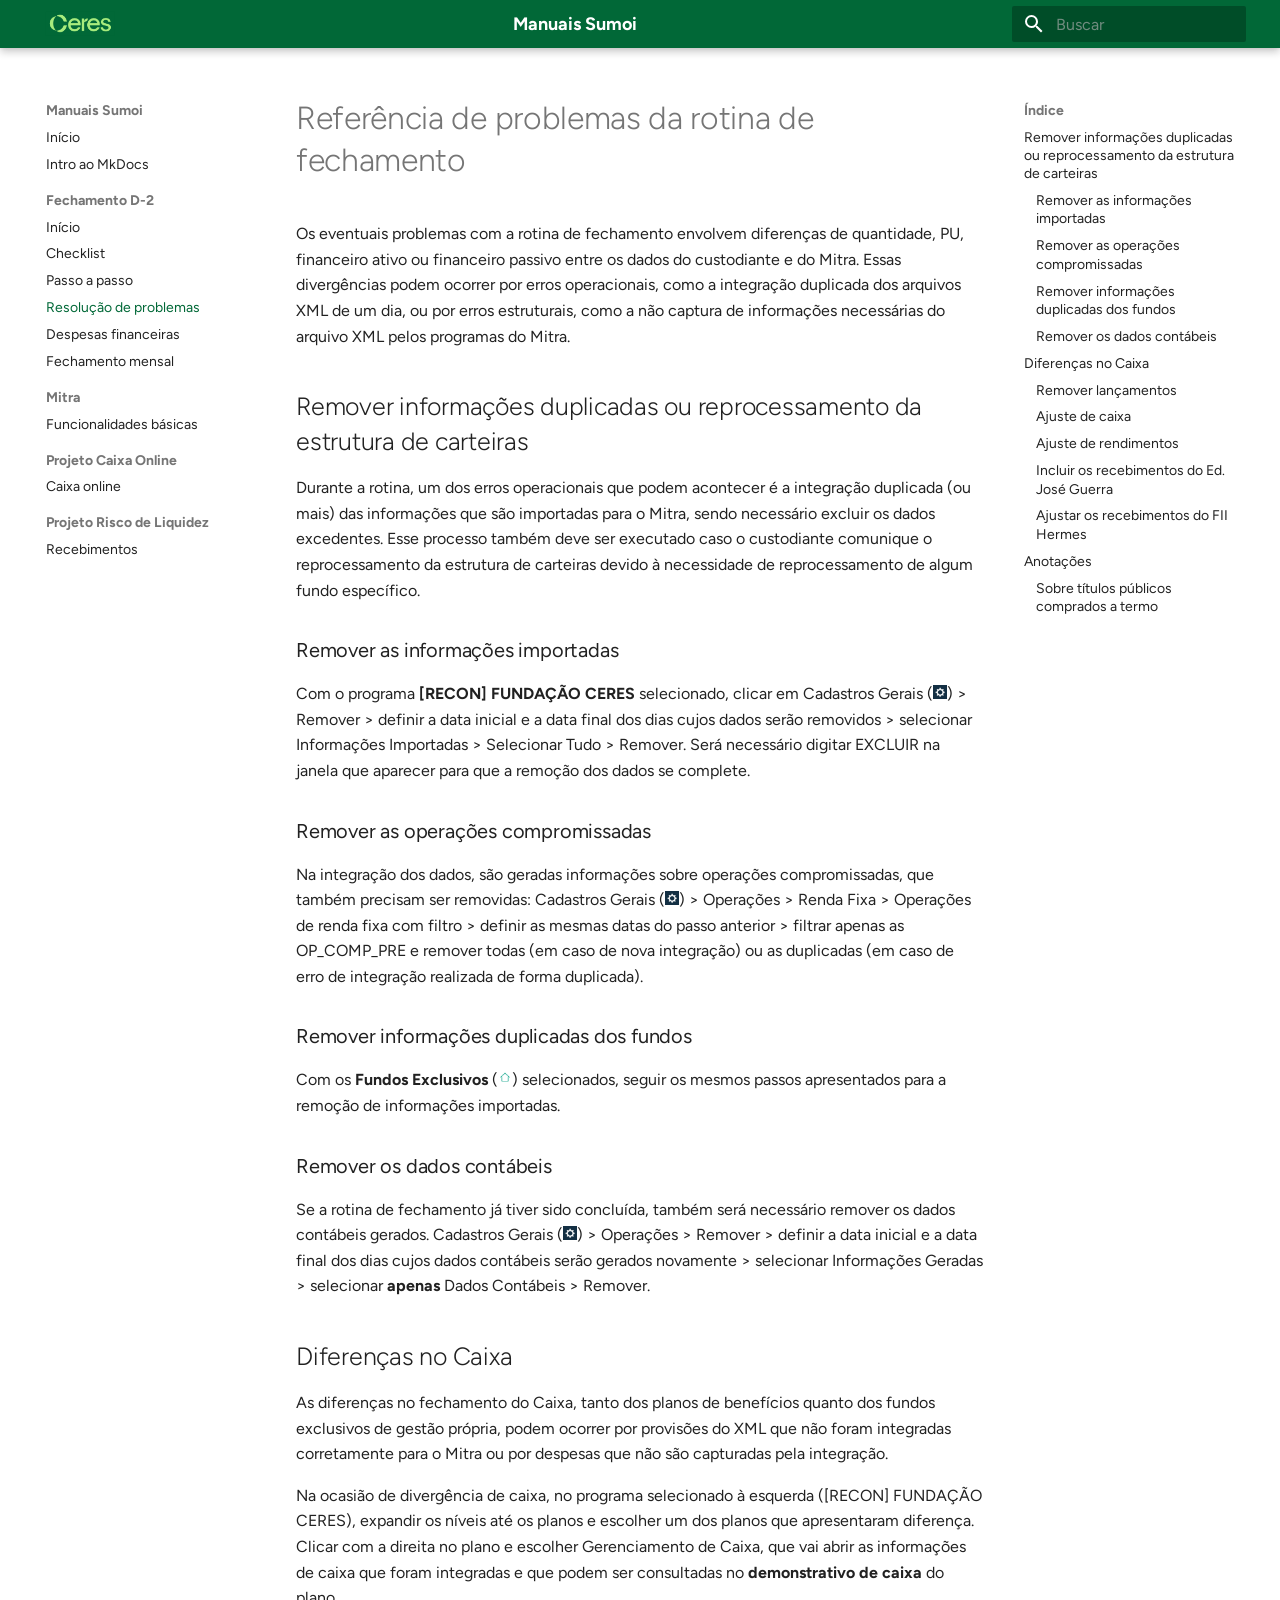
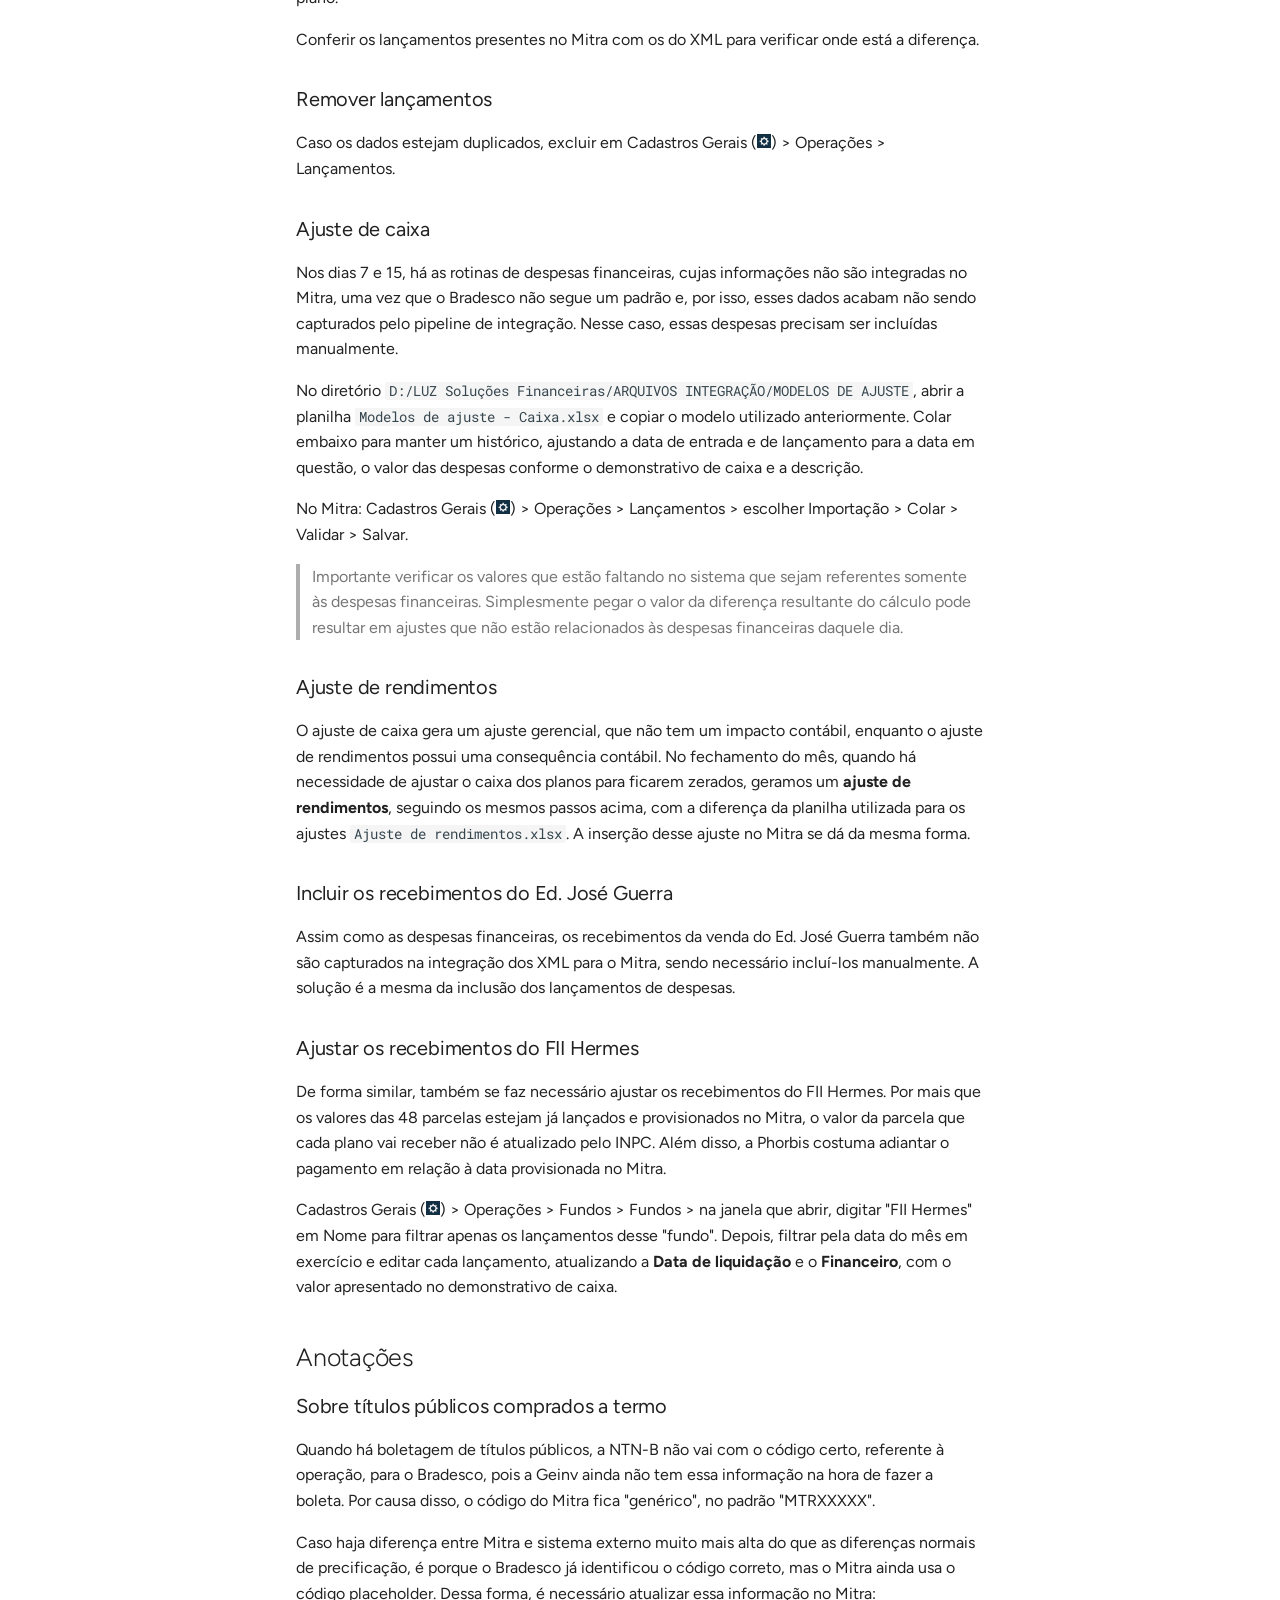
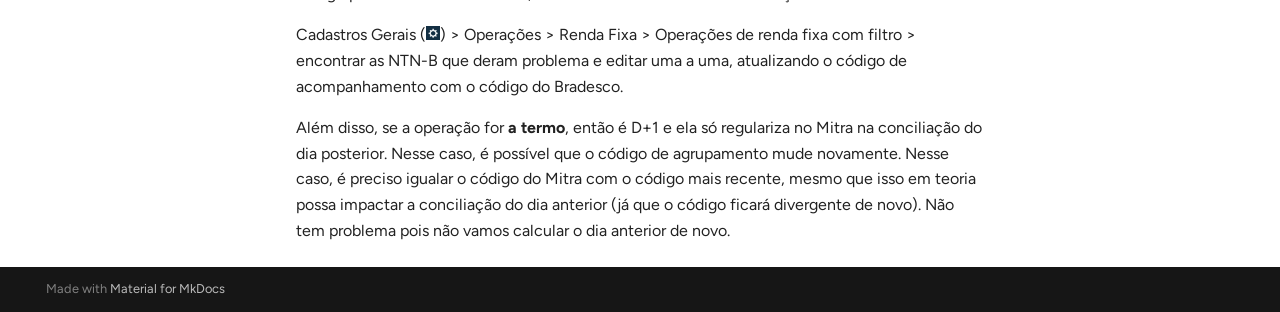
<file: fechamento/3_problemas/index.html>
<!doctype html>
<html lang="pt" class="no-js">
  <head>
    
      <meta charset="utf-8">
      <meta name="viewport" content="width=device-width,initial-scale=1">
      
      
      
      
        <link rel="prev" href="../2_manual/">
      
      
        <link rel="next" href="../4_despesas_financeiras/">
      
      
        
      
      
      <link rel="icon" href="../../assets/images/favicon.png">
      <meta name="generator" content="mkdocs-1.6.1, mkdocs-material-9.8.2">
    
    
      
        <title>Resolução de problemas - Manuais Sumoi</title>
      
    
    
      <link rel="stylesheet" href="../../assets/stylesheets/main.57a0d79d.min.css">
      
      


    
    
      
    
    
      
        
        
        <link rel="preconnect" href="https://fonts.gstatic.com" crossorigin>
        <link rel="stylesheet" href="https://fonts.googleapis.com/css?family=Figtree:300,300i,400,400i,700,700i%7CRoboto+Mono:400,400i,700,700i&display=fallback">
        <style>:root{--md-text-font:"Figtree";--md-code-font:"Roboto Mono"}</style>
      
    
    
      <link rel="stylesheet" href="../../stylesheets/extra.css">
    
    <script>__md_scope=new URL("../..",location),__md_hash=e=>[...e].reduce(((e,_)=>(e<<5)-e+_.charCodeAt(0)),0),__md_get=(e,_=localStorage,t=__md_scope)=>JSON.parse(_.getItem(t.pathname+"."+e)),__md_set=(e,_,t=localStorage,a=__md_scope)=>{try{t.setItem(a.pathname+"."+e,JSON.stringify(_))}catch(e){}}</script>
    
      

    
    
  </head>
  
  
    <body dir="ltr">
  
    
    <input class="md-toggle" data-md-toggle="drawer" type="checkbox" id="__drawer" autocomplete="off">
    <input class="md-toggle" data-md-toggle="search" type="checkbox" id="__search" autocomplete="off">
    <label class="md-overlay" for="__drawer"></label>
    <div data-md-component="skip">
      
        
        <a href="#referencia-de-problemas-da-rotina-de-fechamento" class="md-skip">
          Pular para conteúdo
        </a>
      
    </div>
    <div data-md-component="announce">
      
    </div>
    
    
      

  

<header class="md-header md-header--shadow" data-md-component="header">
  <nav class="md-header__inner md-grid" aria-label="Cabeçalho">
    <a href="../.." title="Manuais Sumoi" class="md-header__button md-logo" aria-label="Manuais Sumoi" data-md-component="logo">
      
  <img src="../../imagens/ceres.png" alt="logo">

    </a>
    <label class="md-header__button md-icon" for="__drawer">
      
      <svg xmlns="http://www.w3.org/2000/svg" viewBox="0 0 24 24"><path d="M3 6h18v2H3zm0 5h18v2H3zm0 5h18v2H3z"/></svg>
    </label>
    <div class="md-header__title" data-md-component="header-title">
      <div class="md-header__ellipsis">
        <div class="md-header__topic">
          <span class="md-ellipsis">
            Manuais Sumoi
          </span>
        </div>
        <div class="md-header__topic" data-md-component="header-topic">
          <span class="md-ellipsis">
            
              Resolução de problemas
            
          </span>
        </div>
      </div>
    </div>
    
    
      <script>var palette=__md_get("__palette");if(palette&&palette.color){if("(prefers-color-scheme)"===palette.color.media){var media=matchMedia("(prefers-color-scheme: light)"),input=document.querySelector(media.matches?"[data-md-color-media='(prefers-color-scheme: light)']":"[data-md-color-media='(prefers-color-scheme: dark)']");palette.color.media=input.getAttribute("data-md-color-media"),palette.color.scheme=input.getAttribute("data-md-color-scheme"),palette.color.primary=input.getAttribute("data-md-color-primary"),palette.color.accent=input.getAttribute("data-md-color-accent")}for(var[key,value]of Object.entries(palette.color))document.body.setAttribute("data-md-color-"+key,value)}</script>
    
    
    
      
      
        <label class="md-header__button md-icon" for="__search">
          
          <svg xmlns="http://www.w3.org/2000/svg" viewBox="0 0 24 24"><path d="M9.5 3A6.5 6.5 0 0 1 16 9.5c0 1.61-.59 3.09-1.56 4.23l.27.27h.79l5 5-1.5 1.5-5-5v-.79l-.27-.27A6.52 6.52 0 0 1 9.5 16 6.5 6.5 0 0 1 3 9.5 6.5 6.5 0 0 1 9.5 3m0 2C7 5 5 7 5 9.5S7 14 9.5 14 14 12 14 9.5 12 5 9.5 5"/></svg>
        </label>
        <div class="md-search" data-md-component="search" role="dialog">
  <label class="md-search__overlay" for="__search"></label>
  <div class="md-search__inner" role="search">
    <form class="md-search__form" name="search">
      <input type="text" class="md-search__input" name="query" aria-label="Buscar" placeholder="Buscar" autocapitalize="off" autocorrect="off" autocomplete="off" spellcheck="false" data-md-component="search-query" required>
      <label class="md-search__icon md-icon" for="__search">
        
        <svg xmlns="http://www.w3.org/2000/svg" viewBox="0 0 24 24"><path d="M9.5 3A6.5 6.5 0 0 1 16 9.5c0 1.61-.59 3.09-1.56 4.23l.27.27h.79l5 5-1.5 1.5-5-5v-.79l-.27-.27A6.52 6.52 0 0 1 9.5 16 6.5 6.5 0 0 1 3 9.5 6.5 6.5 0 0 1 9.5 3m0 2C7 5 5 7 5 9.5S7 14 9.5 14 14 12 14 9.5 12 5 9.5 5"/></svg>
        
        <svg xmlns="http://www.w3.org/2000/svg" viewBox="0 0 24 24"><path d="M20 11v2H8l5.5 5.5-1.42 1.42L4.16 12l7.92-7.92L13.5 5.5 8 11z"/></svg>
      </label>
      <nav class="md-search__options" aria-label="Pesquisar">
        
        <button type="reset" class="md-search__icon md-icon" title="Limpar" aria-label="Limpar" tabindex="-1">
          
          <svg xmlns="http://www.w3.org/2000/svg" viewBox="0 0 24 24"><path d="M19 6.41 17.59 5 12 10.59 6.41 5 5 6.41 10.59 12 5 17.59 6.41 19 12 13.41 17.59 19 19 17.59 13.41 12z"/></svg>
        </button>
      </nav>
      
    </form>
    <div class="md-search__output">
      <div class="md-search__scrollwrap" tabindex="0" data-md-scrollfix>
        <div class="md-search-result" data-md-component="search-result">
          <div class="md-search-result__meta">
            Inicializando busca
          </div>
          <ol class="md-search-result__list" role="presentation"></ol>
        </div>
      </div>
    </div>
  </div>
</div>
      
    
    
  </nav>
  
</header>
    
    <div class="md-container" data-md-component="container">
      
      
        
          
        
      
      <main class="md-main" data-md-component="main">
        <div class="md-main__inner md-grid">
          
            
              
              <div class="md-sidebar md-sidebar--primary" data-md-component="sidebar" data-md-type="navigation" >
                <div class="md-sidebar__scrollwrap">
                  <div class="md-sidebar__inner">
                    



<nav class="md-nav md-nav--primary" aria-label="Navegação" data-md-level="0">
  <label class="md-nav__title" for="__drawer">
    <a href="../.." title="Manuais Sumoi" class="md-nav__button md-logo" aria-label="Manuais Sumoi" data-md-component="logo">
      
  <img src="../../imagens/ceres.png" alt="logo">

    </a>
    Manuais Sumoi
  </label>
  
  <ul class="md-nav__list" data-md-scrollfix>
    
      
      
  
  
  
  
    <li class="md-nav__item">
      <a href="../.." class="md-nav__link">
        
  
  
  <span class="md-ellipsis">
    
  
    Início
  

    
  </span>
  
  

      </a>
    </li>
  

    
      
      
  
  
  
  
    <li class="md-nav__item">
      <a href="../../mkdocs/" class="md-nav__link">
        
  
  
  <span class="md-ellipsis">
    
  
    Intro ao MkDocs
  

    
  </span>
  
  

      </a>
    </li>
  

    
      
      
  
  
    
  
  
  
    
    
    
    
      
        
        
      
    
    
    <li class="md-nav__item md-nav__item--active md-nav__item--section md-nav__item--nested">
      
        
        
        <input class="md-nav__toggle md-toggle " type="checkbox" id="__nav_3" checked>
        
          
          <label class="md-nav__link" for="__nav_3" id="__nav_3_label" tabindex="">
            
  
  
  <span class="md-ellipsis">
    
  
    Fechamento D-2
  

    
  </span>
  
  

            <span class="md-nav__icon md-icon"></span>
          </label>
        
        <nav class="md-nav" data-md-level="1" aria-labelledby="__nav_3_label" aria-expanded="true">
          <label class="md-nav__title" for="__nav_3">
            <span class="md-nav__icon md-icon"></span>
            
  
    Fechamento D-2
  

          </label>
          <ul class="md-nav__list" data-md-scrollfix>
            
              
                
  
  
  
  
    <li class="md-nav__item">
      <a href="../0_index_fechamento/" class="md-nav__link">
        
  
  
  <span class="md-ellipsis">
    
  
    Início
  

    
  </span>
  
  

      </a>
    </li>
  

              
            
              
                
  
  
  
  
    <li class="md-nav__item">
      <a href="../1_checklist/" class="md-nav__link">
        
  
  
  <span class="md-ellipsis">
    
  
    Checklist
  

    
  </span>
  
  

      </a>
    </li>
  

              
            
              
                
  
  
  
  
    <li class="md-nav__item">
      <a href="../2_manual/" class="md-nav__link">
        
  
  
  <span class="md-ellipsis">
    
  
    Passo a passo
  

    
  </span>
  
  

      </a>
    </li>
  

              
            
              
                
  
  
    
  
  
  
    <li class="md-nav__item md-nav__item--active">
      
      <input class="md-nav__toggle md-toggle" type="checkbox" id="__toc">
      
      
        
      
      
        <label class="md-nav__link md-nav__link--active" for="__toc">
          
  
  
  <span class="md-ellipsis">
    
  
    Resolução de problemas
  

    
  </span>
  
  

          <span class="md-nav__icon md-icon"></span>
        </label>
      
      <a href="./" class="md-nav__link md-nav__link--active">
        
  
  
  <span class="md-ellipsis">
    
  
    Resolução de problemas
  

    
  </span>
  
  

      </a>
      
        

<nav class="md-nav md-nav--secondary" aria-label="Índice">
  
  
  
    
  
  
    <label class="md-nav__title" for="__toc">
      <span class="md-nav__icon md-icon"></span>
      Índice
    </label>
    <ul class="md-nav__list" data-md-component="toc" data-md-scrollfix>
      
        <li class="md-nav__item">
  <a href="#remover-informacoes-duplicadas-ou-reprocessamento-da-estrutura-de-carteiras" class="md-nav__link">
    <span class="md-ellipsis">
      
        Remover informações duplicadas ou reprocessamento da estrutura de carteiras
      
    </span>
  </a>
  
    <nav class="md-nav" aria-label="Remover informações duplicadas ou reprocessamento da estrutura de carteiras">
      <ul class="md-nav__list">
        
          <li class="md-nav__item">
  <a href="#remover-as-informacoes-importadas" class="md-nav__link">
    <span class="md-ellipsis">
      
        Remover as informações importadas
      
    </span>
  </a>
  
</li>
        
          <li class="md-nav__item">
  <a href="#remover-as-operacoes-compromissadas" class="md-nav__link">
    <span class="md-ellipsis">
      
        Remover as operações compromissadas
      
    </span>
  </a>
  
</li>
        
          <li class="md-nav__item">
  <a href="#remover-informacoes-duplicadas-dos-fundos" class="md-nav__link">
    <span class="md-ellipsis">
      
        Remover informações duplicadas dos fundos
      
    </span>
  </a>
  
</li>
        
          <li class="md-nav__item">
  <a href="#remover-os-dados-contabeis" class="md-nav__link">
    <span class="md-ellipsis">
      
        Remover os dados contábeis
      
    </span>
  </a>
  
</li>
        
      </ul>
    </nav>
  
</li>
      
        <li class="md-nav__item">
  <a href="#diferencas-no-caixa" class="md-nav__link">
    <span class="md-ellipsis">
      
        Diferenças no Caixa
      
    </span>
  </a>
  
    <nav class="md-nav" aria-label="Diferenças no Caixa">
      <ul class="md-nav__list">
        
          <li class="md-nav__item">
  <a href="#remover-lancamentos" class="md-nav__link">
    <span class="md-ellipsis">
      
        Remover lançamentos
      
    </span>
  </a>
  
</li>
        
          <li class="md-nav__item">
  <a href="#ajuste-de-caixa" class="md-nav__link">
    <span class="md-ellipsis">
      
        Ajuste de caixa
      
    </span>
  </a>
  
</li>
        
          <li class="md-nav__item">
  <a href="#ajuste-de-rendimentos" class="md-nav__link">
    <span class="md-ellipsis">
      
        Ajuste de rendimentos
      
    </span>
  </a>
  
</li>
        
          <li class="md-nav__item">
  <a href="#incluir-os-recebimentos-do-ed-jose-guerra" class="md-nav__link">
    <span class="md-ellipsis">
      
        Incluir os recebimentos do Ed. José Guerra
      
    </span>
  </a>
  
</li>
        
          <li class="md-nav__item">
  <a href="#ajustar-os-recebimentos-do-fii-hermes" class="md-nav__link">
    <span class="md-ellipsis">
      
        Ajustar os recebimentos do FII Hermes
      
    </span>
  </a>
  
</li>
        
      </ul>
    </nav>
  
</li>
      
        <li class="md-nav__item">
  <a href="#anotacoes" class="md-nav__link">
    <span class="md-ellipsis">
      
        Anotações
      
    </span>
  </a>
  
    <nav class="md-nav" aria-label="Anotações">
      <ul class="md-nav__list">
        
          <li class="md-nav__item">
  <a href="#sobre-titulos-publicos-comprados-a-termo" class="md-nav__link">
    <span class="md-ellipsis">
      
        Sobre títulos públicos comprados a termo
      
    </span>
  </a>
  
</li>
        
      </ul>
    </nav>
  
</li>
      
    </ul>
  
</nav>
      
    </li>
  

              
            
              
                
  
  
  
  
    <li class="md-nav__item">
      <a href="../4_despesas_financeiras/" class="md-nav__link">
        
  
  
  <span class="md-ellipsis">
    
  
    Despesas financeiras
  

    
  </span>
  
  

      </a>
    </li>
  

              
            
              
                
  
  
  
  
    <li class="md-nav__item">
      <a href="../5_fechamento_mensal/" class="md-nav__link">
        
  
  
  <span class="md-ellipsis">
    
  
    Fechamento mensal
  

    
  </span>
  
  

      </a>
    </li>
  

              
            
          </ul>
        </nav>
      
    </li>
  

    
      
      
  
  
  
  
    
    
    
    
      
        
        
      
    
    
    <li class="md-nav__item md-nav__item--section md-nav__item--nested">
      
        
        
          
        
        <input class="md-nav__toggle md-toggle md-toggle--indeterminate" type="checkbox" id="__nav_4" >
        
          
          <label class="md-nav__link" for="__nav_4" id="__nav_4_label" tabindex="">
            
  
  
  <span class="md-ellipsis">
    
  
    Mitra
  

    
  </span>
  
  

            <span class="md-nav__icon md-icon"></span>
          </label>
        
        <nav class="md-nav" data-md-level="1" aria-labelledby="__nav_4_label" aria-expanded="false">
          <label class="md-nav__title" for="__nav_4">
            <span class="md-nav__icon md-icon"></span>
            
  
    Mitra
  

          </label>
          <ul class="md-nav__list" data-md-scrollfix>
            
              
                
  
  
  
  
    <li class="md-nav__item">
      <a href="../../mitra/funcionalidades/" class="md-nav__link">
        
  
  
  <span class="md-ellipsis">
    
  
    Funcionalidades básicas
  

    
  </span>
  
  

      </a>
    </li>
  

              
            
          </ul>
        </nav>
      
    </li>
  

    
      
      
  
  
  
  
    
    
    
    
      
        
        
      
    
    
    <li class="md-nav__item md-nav__item--section md-nav__item--nested">
      
        
        
          
        
        <input class="md-nav__toggle md-toggle md-toggle--indeterminate" type="checkbox" id="__nav_5" >
        
          
          <label class="md-nav__link" for="__nav_5" id="__nav_5_label" tabindex="">
            
  
  
  <span class="md-ellipsis">
    
  
    Projeto Caixa Online
  

    
  </span>
  
  

            <span class="md-nav__icon md-icon"></span>
          </label>
        
        <nav class="md-nav" data-md-level="1" aria-labelledby="__nav_5_label" aria-expanded="false">
          <label class="md-nav__title" for="__nav_5">
            <span class="md-nav__icon md-icon"></span>
            
  
    Projeto Caixa Online
  

          </label>
          <ul class="md-nav__list" data-md-scrollfix>
            
              
                
  
  
  
  
    <li class="md-nav__item">
      <a href="../../proj_caixa/caixa_online/" class="md-nav__link">
        
  
  
  <span class="md-ellipsis">
    
  
    Caixa online
  

    
  </span>
  
  

      </a>
    </li>
  

              
            
          </ul>
        </nav>
      
    </li>
  

    
      
      
  
  
  
  
    
    
    
    
      
        
        
      
    
    
    <li class="md-nav__item md-nav__item--section md-nav__item--nested">
      
        
        
          
        
        <input class="md-nav__toggle md-toggle md-toggle--indeterminate" type="checkbox" id="__nav_6" >
        
          
          <label class="md-nav__link" for="__nav_6" id="__nav_6_label" tabindex="">
            
  
  
  <span class="md-ellipsis">
    
  
    Projeto Risco de Liquidez
  

    
  </span>
  
  

            <span class="md-nav__icon md-icon"></span>
          </label>
        
        <nav class="md-nav" data-md-level="1" aria-labelledby="__nav_6_label" aria-expanded="false">
          <label class="md-nav__title" for="__nav_6">
            <span class="md-nav__icon md-icon"></span>
            
  
    Projeto Risco de Liquidez
  

          </label>
          <ul class="md-nav__list" data-md-scrollfix>
            
              
                
  
  
  
  
    <li class="md-nav__item">
      <a href="../../risco_liquidez/recebimentos/" class="md-nav__link">
        
  
  
  <span class="md-ellipsis">
    
  
    Recebimentos
  

    
  </span>
  
  

      </a>
    </li>
  

              
            
          </ul>
        </nav>
      
    </li>
  

    
  </ul>
</nav>
                  </div>
                </div>
              </div>
            
            
              
              <div class="md-sidebar md-sidebar--secondary" data-md-component="sidebar" data-md-type="toc" >
                <div class="md-sidebar__scrollwrap">
                  <div class="md-sidebar__inner">
                    

<nav class="md-nav md-nav--secondary" aria-label="Índice">
  
  
  
    
  
  
    <label class="md-nav__title" for="__toc">
      <span class="md-nav__icon md-icon"></span>
      Índice
    </label>
    <ul class="md-nav__list" data-md-component="toc" data-md-scrollfix>
      
        <li class="md-nav__item">
  <a href="#remover-informacoes-duplicadas-ou-reprocessamento-da-estrutura-de-carteiras" class="md-nav__link">
    <span class="md-ellipsis">
      
        Remover informações duplicadas ou reprocessamento da estrutura de carteiras
      
    </span>
  </a>
  
    <nav class="md-nav" aria-label="Remover informações duplicadas ou reprocessamento da estrutura de carteiras">
      <ul class="md-nav__list">
        
          <li class="md-nav__item">
  <a href="#remover-as-informacoes-importadas" class="md-nav__link">
    <span class="md-ellipsis">
      
        Remover as informações importadas
      
    </span>
  </a>
  
</li>
        
          <li class="md-nav__item">
  <a href="#remover-as-operacoes-compromissadas" class="md-nav__link">
    <span class="md-ellipsis">
      
        Remover as operações compromissadas
      
    </span>
  </a>
  
</li>
        
          <li class="md-nav__item">
  <a href="#remover-informacoes-duplicadas-dos-fundos" class="md-nav__link">
    <span class="md-ellipsis">
      
        Remover informações duplicadas dos fundos
      
    </span>
  </a>
  
</li>
        
          <li class="md-nav__item">
  <a href="#remover-os-dados-contabeis" class="md-nav__link">
    <span class="md-ellipsis">
      
        Remover os dados contábeis
      
    </span>
  </a>
  
</li>
        
      </ul>
    </nav>
  
</li>
      
        <li class="md-nav__item">
  <a href="#diferencas-no-caixa" class="md-nav__link">
    <span class="md-ellipsis">
      
        Diferenças no Caixa
      
    </span>
  </a>
  
    <nav class="md-nav" aria-label="Diferenças no Caixa">
      <ul class="md-nav__list">
        
          <li class="md-nav__item">
  <a href="#remover-lancamentos" class="md-nav__link">
    <span class="md-ellipsis">
      
        Remover lançamentos
      
    </span>
  </a>
  
</li>
        
          <li class="md-nav__item">
  <a href="#ajuste-de-caixa" class="md-nav__link">
    <span class="md-ellipsis">
      
        Ajuste de caixa
      
    </span>
  </a>
  
</li>
        
          <li class="md-nav__item">
  <a href="#ajuste-de-rendimentos" class="md-nav__link">
    <span class="md-ellipsis">
      
        Ajuste de rendimentos
      
    </span>
  </a>
  
</li>
        
          <li class="md-nav__item">
  <a href="#incluir-os-recebimentos-do-ed-jose-guerra" class="md-nav__link">
    <span class="md-ellipsis">
      
        Incluir os recebimentos do Ed. José Guerra
      
    </span>
  </a>
  
</li>
        
          <li class="md-nav__item">
  <a href="#ajustar-os-recebimentos-do-fii-hermes" class="md-nav__link">
    <span class="md-ellipsis">
      
        Ajustar os recebimentos do FII Hermes
      
    </span>
  </a>
  
</li>
        
      </ul>
    </nav>
  
</li>
      
        <li class="md-nav__item">
  <a href="#anotacoes" class="md-nav__link">
    <span class="md-ellipsis">
      
        Anotações
      
    </span>
  </a>
  
    <nav class="md-nav" aria-label="Anotações">
      <ul class="md-nav__list">
        
          <li class="md-nav__item">
  <a href="#sobre-titulos-publicos-comprados-a-termo" class="md-nav__link">
    <span class="md-ellipsis">
      
        Sobre títulos públicos comprados a termo
      
    </span>
  </a>
  
</li>
        
      </ul>
    </nav>
  
</li>
      
    </ul>
  
</nav>
                  </div>
                </div>
              </div>
            
          
          
            <div class="md-content" data-md-component="content">
              
              <article class="md-content__inner md-typeset">
                
                  



<h1 id="referencia-de-problemas-da-rotina-de-fechamento">Referência de problemas da rotina de fechamento</h1>
<p>Os eventuais problemas com a rotina de fechamento envolvem diferenças de quantidade, PU, financeiro ativo ou financeiro passivo entre os dados do custodiante e do Mitra. Essas divergências podem ocorrer por erros operacionais, como a integração duplicada dos arquivos XML de um dia, ou por erros estruturais, como a não captura de informações necessárias do arquivo XML pelos programas do Mitra.</p>
<h2 id="remover-informacoes-duplicadas-ou-reprocessamento-da-estrutura-de-carteiras">Remover informações duplicadas ou reprocessamento da estrutura de carteiras</h2>
<p>Durante a rotina, um dos erros operacionais que podem acontecer é a integração duplicada (ou mais) das informações que são importadas para o Mitra, sendo necessário excluir os dados excedentes. Esse processo também deve ser executado caso o custodiante comunique o reprocessamento da estrutura de carteiras devido à necessidade de reprocessamento de algum fundo específico.</p>
<h3 id="remover-as-informacoes-importadas">Remover as informações importadas</h3>
<p>Com o programa <strong>[RECON] FUNDAÇÃO CERES</strong> selecionado, clicar em Cadastros Gerais (<img alt="botao" src="../imagens/botao_cadastros_gerais.png" width="2%" />) &gt; Remover &gt; definir a data inicial e a data final dos dias cujos dados serão removidos &gt; selecionar Informações Importadas &gt; Selecionar Tudo &gt; Remover. Será necessário digitar EXCLUIR na janela que aparecer para que a remoção dos dados se complete.</p>
<h3 id="remover-as-operacoes-compromissadas">Remover as operações compromissadas</h3>
<p>Na integração dos dados, são geradas informações sobre operações compromissadas, que também precisam ser removidas: Cadastros Gerais (<img alt="botao" src="../imagens/botao_cadastros_gerais.png" width="2%" />) &gt; Operações &gt; Renda Fixa &gt; Operações de renda fixa com filtro &gt; definir as mesmas datas do passo anterior &gt; filtrar apenas as OP_COMP_PRE e remover todas (em caso de nova integração) ou as duplicadas (em caso de erro de integração realizada de forma duplicada).</p>
<h3 id="remover-informacoes-duplicadas-dos-fundos">Remover informações duplicadas dos fundos</h3>
<p>Com os <strong>Fundos Exclusivos</strong> (<img alt="botao" src="../imagens/botao_fundos.png" width="2%" />) selecionados, seguir os mesmos passos apresentados para a remoção de informações importadas.</p>
<h3 id="remover-os-dados-contabeis">Remover os dados contábeis</h3>
<p>Se a rotina de fechamento já tiver sido concluída, também será necessário remover os dados contábeis gerados. Cadastros Gerais (<img alt="botao" src="../imagens/botao_cadastros_gerais.png" width="2%" />) &gt; Operações &gt; Remover &gt; definir a data inicial e a data final dos dias cujos dados contábeis serão gerados novamente &gt; selecionar Informações Geradas &gt; selecionar <strong>apenas</strong> Dados Contábeis &gt; Remover.</p>
<h2 id="diferencas-no-caixa">Diferenças no Caixa</h2>
<p>As diferenças no fechamento do Caixa, tanto dos planos de benefícios quanto dos fundos exclusivos de gestão própria, podem ocorrer por provisões do XML que não foram integradas corretamente para o Mitra ou por despesas que não são capturadas pela integração.</p>
<p>Na ocasião de divergência de caixa, no programa selecionado à esquerda ([RECON] FUNDAÇÃO CERES), expandir os níveis até os planos e escolher um dos planos que apresentaram diferença. Clicar com a direita no plano e escolher Gerenciamento de Caixa, que vai abrir as informações de caixa que foram integradas e que podem ser consultadas no <strong>demonstrativo de caixa</strong> do plano.</p>
<p>Conferir os lançamentos presentes no Mitra com os do XML para verificar onde está a diferença.</p>
<h3 id="remover-lancamentos">Remover lançamentos</h3>
<p>Caso os dados estejam duplicados, excluir em Cadastros Gerais (<img alt="botao" src="../imagens/botao_cadastros_gerais.png" width="2%" />) &gt; Operações &gt; Lançamentos.</p>
<h3 id="ajuste-de-caixa">Ajuste de caixa</h3>
<p>Nos dias 7 e 15, há as rotinas de despesas financeiras, cujas informações não são integradas no Mitra, uma vez que o Bradesco não segue um padrão e, por isso, esses dados acabam não sendo capturados pelo pipeline de integração. Nesse caso, essas despesas precisam ser incluídas manualmente.</p>
<p>No diretório <code>D:/LUZ Soluções Financeiras/ARQUIVOS INTEGRAÇÃO/MODELOS DE AJUSTE</code>, abrir a planilha <code>Modelos de ajuste - Caixa.xlsx</code> e copiar o modelo utilizado anteriormente. Colar embaixo para manter um histórico, ajustando a data de entrada e de lançamento para a data em questão, o valor das despesas conforme o demonstrativo de caixa e a descrição.</p>
<p>No Mitra: Cadastros Gerais (<img alt="botao" src="../imagens/botao_cadastros_gerais.png" width="2%" />) &gt; Operações &gt; Lançamentos &gt; escolher Importação &gt; Colar &gt; Validar &gt; Salvar.</p>
<blockquote>
<p>Importante verificar os valores que estão faltando no sistema que sejam referentes somente às despesas financeiras. Simplesmente pegar o valor da diferença resultante do cálculo pode resultar em ajustes que não estão relacionados às despesas financeiras daquele dia.</p>
</blockquote>
<h3 id="ajuste-de-rendimentos">Ajuste de rendimentos</h3>
<p>O ajuste de caixa gera um ajuste gerencial, que não tem um impacto contábil, enquanto o ajuste de rendimentos possui uma consequência contábil. No fechamento do mês, quando há necessidade de ajustar o caixa dos planos para ficarem zerados, geramos um <strong>ajuste de rendimentos</strong>, seguindo os mesmos passos acima, com a diferença da planilha utilizada para os ajustes <code>Ajuste de rendimentos.xlsx</code>. A inserção desse ajuste no Mitra se dá da mesma forma.</p>
<h3 id="incluir-os-recebimentos-do-ed-jose-guerra">Incluir os recebimentos do Ed. José Guerra</h3>
<p>Assim como as despesas financeiras, os recebimentos da venda do Ed. José Guerra também não são capturados na integração dos XML para o Mitra, sendo necessário incluí-los manualmente. A solução é a mesma da inclusão dos lançamentos de despesas.</p>
<h3 id="ajustar-os-recebimentos-do-fii-hermes">Ajustar os recebimentos do FII Hermes</h3>
<p>De forma similar, também se faz necessário ajustar os recebimentos do FII Hermes. Por mais que os valores das 48 parcelas estejam já lançados e provisionados no Mitra, o valor da parcela que cada plano vai receber não é atualizado pelo INPC. Além disso, a Phorbis costuma adiantar o pagamento em relação à data provisionada no Mitra.</p>
<p>Cadastros Gerais (<img alt="botao" src="../imagens/botao_cadastros_gerais.png" width="2%" />) &gt; Operações &gt; Fundos &gt; Fundos &gt; na janela que abrir, digitar "FII Hermes" em Nome para filtrar apenas os lançamentos desse "fundo". Depois, filtrar pela data do mês em exercício e editar cada lançamento, atualizando a <strong>Data de liquidação</strong> e o <strong>Financeiro</strong>, com o valor apresentado no demonstrativo de caixa.</p>
<h2 id="anotacoes">Anotações</h2>
<h3 id="sobre-titulos-publicos-comprados-a-termo">Sobre títulos públicos comprados a termo</h3>
<p>Quando há boletagem de títulos públicos, a NTN-B não vai com o código certo, referente à operação, para o Bradesco, pois a Geinv ainda não tem essa informação na hora de fazer a boleta. Por causa disso, o código do Mitra fica "genérico", no padrão "MTRXXXXX".</p>
<p>Caso haja diferença entre Mitra e sistema externo muito mais alta do que as diferenças normais de precificação, é porque o Bradesco já identificou o código correto, mas o Mitra ainda usa o código placeholder. Dessa forma, é necessário atualizar essa informação no Mitra:</p>
<p>Cadastros Gerais (<img alt="botao" src="../imagens/botao_cadastros_gerais.png" width="2%" />) &gt; Operações &gt; Renda Fixa &gt; Operações de renda fixa com filtro &gt; encontrar as NTN-B que deram problema e editar uma a uma, atualizando o código de acompanhamento com o código do Bradesco.</p>
<p>Além disso, se a operação for <strong>a termo</strong>, então é D+1 e ela só regulariza no Mitra na conciliação do dia posterior. Nesse caso, é possível que o código de agrupamento mude novamente. Nesse caso, é preciso igualar o código do Mitra com o código mais recente, mesmo que isso em teoria possa impactar a conciliação do dia anterior (já que o código ficará divergente de novo). Não tem problema pois não vamos calcular o dia anterior de novo.</p>












                
              </article>
            </div>
          
          
<script>var target=document.getElementById(location.hash.slice(1));target&&target.name&&(target.checked=target.name.startsWith("__tabbed_"))</script>
        </div>
        
      </main>
      
        <footer class="md-footer">
  
  <div class="md-footer-meta md-typeset">
    <div class="md-footer-meta__inner md-grid">
      <div class="md-copyright">
  
  
    Made with
    <a href="https://squidfunk.github.io/mkdocs-material/" target="_blank" rel="noopener">
      Material for MkDocs
    </a>
  
</div>
      
    </div>
  </div>
</footer>
      
    </div>
    <div class="md-dialog" data-md-component="dialog">
      <div class="md-dialog__inner md-typeset"></div>
    </div>
    
    
    
      
      
      <script id="__config" type="application/json">{"annotate": null, "base": "../..", "features": ["navigation.sections", "navigation.expand", "toc.follow"], "search": "../../assets/javascripts/workers/search.a7633da7.min.js", "tags": null, "translations": {"clipboard.copied": "Copiado para \u00e1rea de transfer\u00eancia", "clipboard.copy": "Copiar para \u00e1rea de transfer\u00eancia", "search.result.more.one": "mais 1 nesta p\u00e1gina", "search.result.more.other": "# mais nesta p\u00e1gina", "search.result.none": "Nenhum documento encontrado", "search.result.one": "1 documento encontrado", "search.result.other": "# documentos encontrados", "search.result.placeholder": "Digite para iniciar a busca", "search.result.term.missing": "Ausente", "select.version": "Selecione a vers\u00e3o"}, "version": null}</script>
    
    
      <script src="../../assets/javascripts/bundle.a5f9d56c.min.js"></script>
      
    
  </body>
</html>
</file>
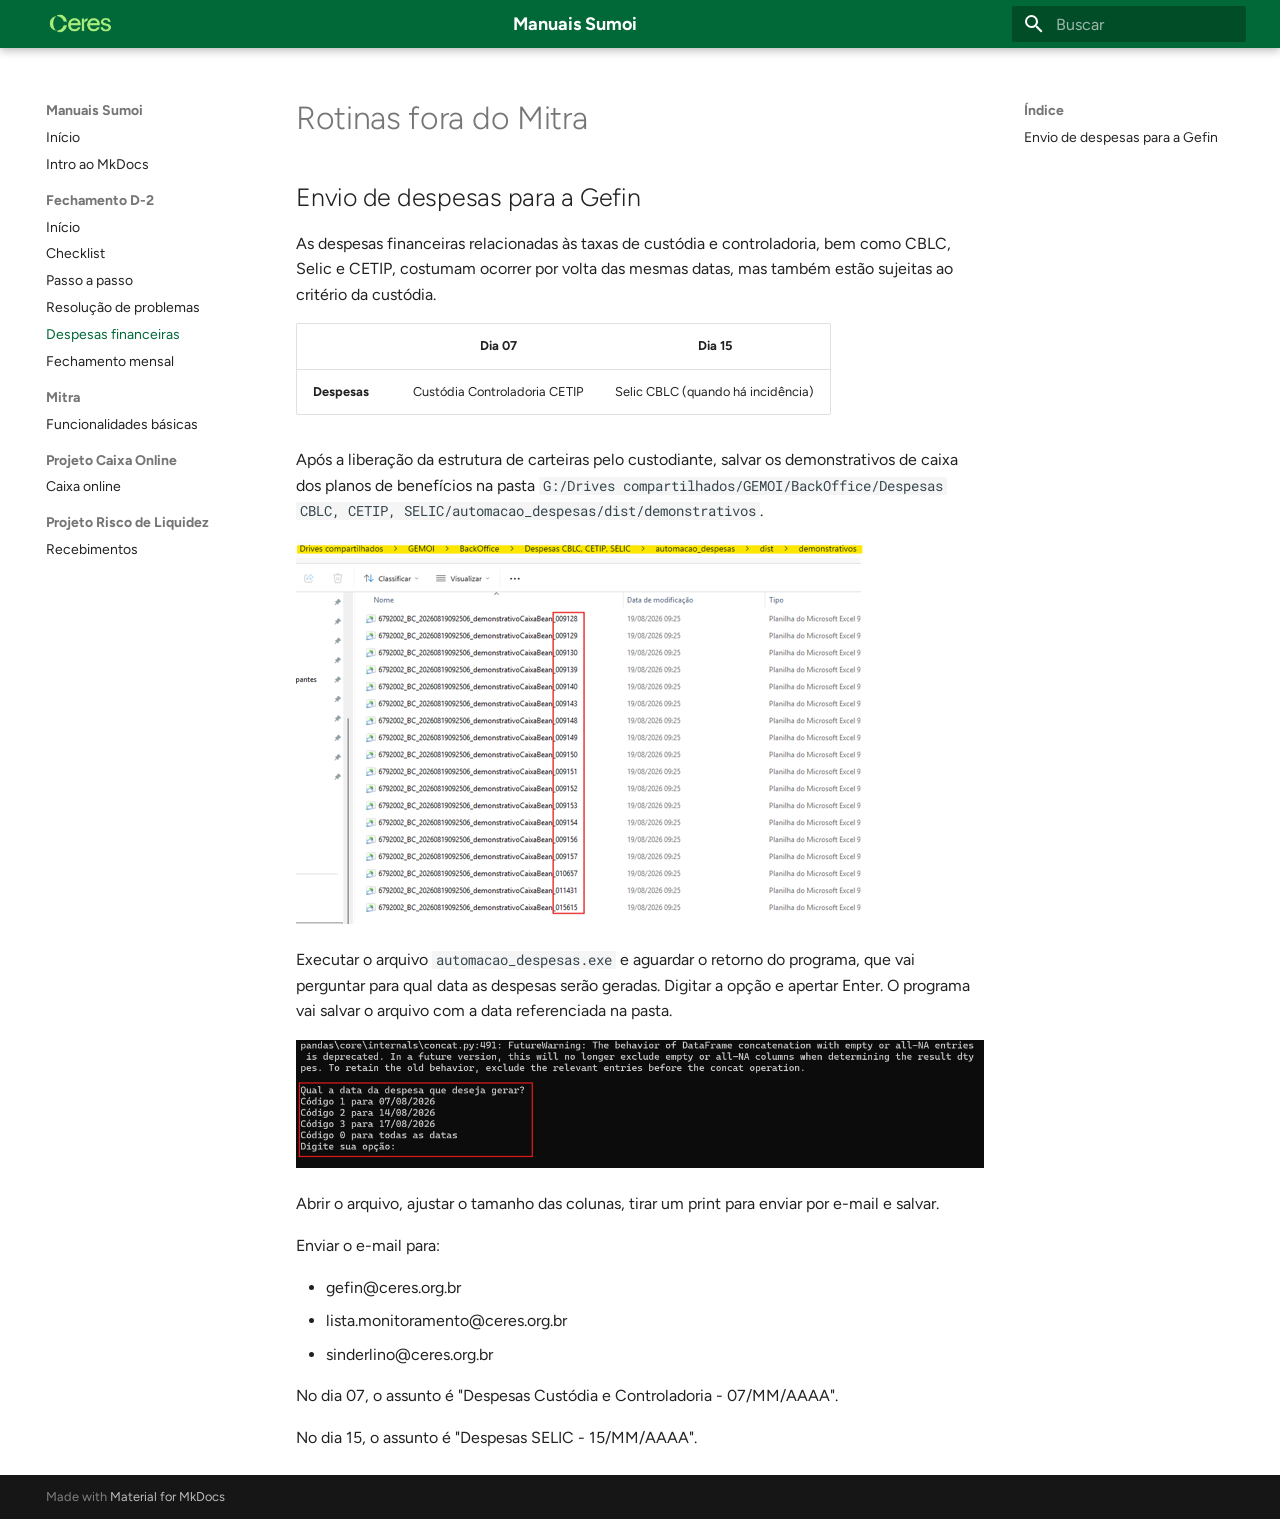
<file: fechamento/4_despesas_financeiras/index.html>
<!doctype html>
<html lang="pt" class="no-js">
  <head>
    
      <meta charset="utf-8">
      <meta name="viewport" content="width=device-width,initial-scale=1">
      
      
      
      
        <link rel="prev" href="../3_problemas/">
      
      
        <link rel="next" href="../5_fechamento_mensal/">
      
      
        
      
      
      <link rel="icon" href="../../assets/images/favicon.png">
      <meta name="generator" content="mkdocs-1.6.1, mkdocs-material-9.8.2">
    
    
      
        <title>Despesas financeiras - Manuais Sumoi</title>
      
    
    
      <link rel="stylesheet" href="../../assets/stylesheets/main.57a0d79d.min.css">
      
      


    
    
      
    
    
      
        
        
        <link rel="preconnect" href="https://fonts.gstatic.com" crossorigin>
        <link rel="stylesheet" href="https://fonts.googleapis.com/css?family=Figtree:300,300i,400,400i,700,700i%7CRoboto+Mono:400,400i,700,700i&display=fallback">
        <style>:root{--md-text-font:"Figtree";--md-code-font:"Roboto Mono"}</style>
      
    
    
      <link rel="stylesheet" href="../../stylesheets/extra.css">
    
    <script>__md_scope=new URL("../..",location),__md_hash=e=>[...e].reduce(((e,_)=>(e<<5)-e+_.charCodeAt(0)),0),__md_get=(e,_=localStorage,t=__md_scope)=>JSON.parse(_.getItem(t.pathname+"."+e)),__md_set=(e,_,t=localStorage,a=__md_scope)=>{try{t.setItem(a.pathname+"."+e,JSON.stringify(_))}catch(e){}}</script>
    
      

    
    
  </head>
  
  
    <body dir="ltr">
  
    
    <input class="md-toggle" data-md-toggle="drawer" type="checkbox" id="__drawer" autocomplete="off">
    <input class="md-toggle" data-md-toggle="search" type="checkbox" id="__search" autocomplete="off">
    <label class="md-overlay" for="__drawer"></label>
    <div data-md-component="skip">
      
        
        <a href="#rotinas-fora-do-mitra" class="md-skip">
          Pular para conteúdo
        </a>
      
    </div>
    <div data-md-component="announce">
      
    </div>
    
    
      

  

<header class="md-header md-header--shadow" data-md-component="header">
  <nav class="md-header__inner md-grid" aria-label="Cabeçalho">
    <a href="../.." title="Manuais Sumoi" class="md-header__button md-logo" aria-label="Manuais Sumoi" data-md-component="logo">
      
  <img src="../../imagens/ceres.png" alt="logo">

    </a>
    <label class="md-header__button md-icon" for="__drawer">
      
      <svg xmlns="http://www.w3.org/2000/svg" viewBox="0 0 24 24"><path d="M3 6h18v2H3zm0 5h18v2H3zm0 5h18v2H3z"/></svg>
    </label>
    <div class="md-header__title" data-md-component="header-title">
      <div class="md-header__ellipsis">
        <div class="md-header__topic">
          <span class="md-ellipsis">
            Manuais Sumoi
          </span>
        </div>
        <div class="md-header__topic" data-md-component="header-topic">
          <span class="md-ellipsis">
            
              Despesas financeiras
            
          </span>
        </div>
      </div>
    </div>
    
    
      <script>var palette=__md_get("__palette");if(palette&&palette.color){if("(prefers-color-scheme)"===palette.color.media){var media=matchMedia("(prefers-color-scheme: light)"),input=document.querySelector(media.matches?"[data-md-color-media='(prefers-color-scheme: light)']":"[data-md-color-media='(prefers-color-scheme: dark)']");palette.color.media=input.getAttribute("data-md-color-media"),palette.color.scheme=input.getAttribute("data-md-color-scheme"),palette.color.primary=input.getAttribute("data-md-color-primary"),palette.color.accent=input.getAttribute("data-md-color-accent")}for(var[key,value]of Object.entries(palette.color))document.body.setAttribute("data-md-color-"+key,value)}</script>
    
    
    
      
      
        <label class="md-header__button md-icon" for="__search">
          
          <svg xmlns="http://www.w3.org/2000/svg" viewBox="0 0 24 24"><path d="M9.5 3A6.5 6.5 0 0 1 16 9.5c0 1.61-.59 3.09-1.56 4.23l.27.27h.79l5 5-1.5 1.5-5-5v-.79l-.27-.27A6.52 6.52 0 0 1 9.5 16 6.5 6.5 0 0 1 3 9.5 6.5 6.5 0 0 1 9.5 3m0 2C7 5 5 7 5 9.5S7 14 9.5 14 14 12 14 9.5 12 5 9.5 5"/></svg>
        </label>
        <div class="md-search" data-md-component="search" role="dialog">
  <label class="md-search__overlay" for="__search"></label>
  <div class="md-search__inner" role="search">
    <form class="md-search__form" name="search">
      <input type="text" class="md-search__input" name="query" aria-label="Buscar" placeholder="Buscar" autocapitalize="off" autocorrect="off" autocomplete="off" spellcheck="false" data-md-component="search-query" required>
      <label class="md-search__icon md-icon" for="__search">
        
        <svg xmlns="http://www.w3.org/2000/svg" viewBox="0 0 24 24"><path d="M9.5 3A6.5 6.5 0 0 1 16 9.5c0 1.61-.59 3.09-1.56 4.23l.27.27h.79l5 5-1.5 1.5-5-5v-.79l-.27-.27A6.52 6.52 0 0 1 9.5 16 6.5 6.5 0 0 1 3 9.5 6.5 6.5 0 0 1 9.5 3m0 2C7 5 5 7 5 9.5S7 14 9.5 14 14 12 14 9.5 12 5 9.5 5"/></svg>
        
        <svg xmlns="http://www.w3.org/2000/svg" viewBox="0 0 24 24"><path d="M20 11v2H8l5.5 5.5-1.42 1.42L4.16 12l7.92-7.92L13.5 5.5 8 11z"/></svg>
      </label>
      <nav class="md-search__options" aria-label="Pesquisar">
        
        <button type="reset" class="md-search__icon md-icon" title="Limpar" aria-label="Limpar" tabindex="-1">
          
          <svg xmlns="http://www.w3.org/2000/svg" viewBox="0 0 24 24"><path d="M19 6.41 17.59 5 12 10.59 6.41 5 5 6.41 10.59 12 5 17.59 6.41 19 12 13.41 17.59 19 19 17.59 13.41 12z"/></svg>
        </button>
      </nav>
      
    </form>
    <div class="md-search__output">
      <div class="md-search__scrollwrap" tabindex="0" data-md-scrollfix>
        <div class="md-search-result" data-md-component="search-result">
          <div class="md-search-result__meta">
            Inicializando busca
          </div>
          <ol class="md-search-result__list" role="presentation"></ol>
        </div>
      </div>
    </div>
  </div>
</div>
      
    
    
  </nav>
  
</header>
    
    <div class="md-container" data-md-component="container">
      
      
        
          
        
      
      <main class="md-main" data-md-component="main">
        <div class="md-main__inner md-grid">
          
            
              
              <div class="md-sidebar md-sidebar--primary" data-md-component="sidebar" data-md-type="navigation" >
                <div class="md-sidebar__scrollwrap">
                  <div class="md-sidebar__inner">
                    



<nav class="md-nav md-nav--primary" aria-label="Navegação" data-md-level="0">
  <label class="md-nav__title" for="__drawer">
    <a href="../.." title="Manuais Sumoi" class="md-nav__button md-logo" aria-label="Manuais Sumoi" data-md-component="logo">
      
  <img src="../../imagens/ceres.png" alt="logo">

    </a>
    Manuais Sumoi
  </label>
  
  <ul class="md-nav__list" data-md-scrollfix>
    
      
      
  
  
  
  
    <li class="md-nav__item">
      <a href="../.." class="md-nav__link">
        
  
  
  <span class="md-ellipsis">
    
  
    Início
  

    
  </span>
  
  

      </a>
    </li>
  

    
      
      
  
  
  
  
    <li class="md-nav__item">
      <a href="../../mkdocs/" class="md-nav__link">
        
  
  
  <span class="md-ellipsis">
    
  
    Intro ao MkDocs
  

    
  </span>
  
  

      </a>
    </li>
  

    
      
      
  
  
    
  
  
  
    
    
    
    
      
        
        
      
    
    
    <li class="md-nav__item md-nav__item--active md-nav__item--section md-nav__item--nested">
      
        
        
        <input class="md-nav__toggle md-toggle " type="checkbox" id="__nav_3" checked>
        
          
          <label class="md-nav__link" for="__nav_3" id="__nav_3_label" tabindex="">
            
  
  
  <span class="md-ellipsis">
    
  
    Fechamento D-2
  

    
  </span>
  
  

            <span class="md-nav__icon md-icon"></span>
          </label>
        
        <nav class="md-nav" data-md-level="1" aria-labelledby="__nav_3_label" aria-expanded="true">
          <label class="md-nav__title" for="__nav_3">
            <span class="md-nav__icon md-icon"></span>
            
  
    Fechamento D-2
  

          </label>
          <ul class="md-nav__list" data-md-scrollfix>
            
              
                
  
  
  
  
    <li class="md-nav__item">
      <a href="../0_index_fechamento/" class="md-nav__link">
        
  
  
  <span class="md-ellipsis">
    
  
    Início
  

    
  </span>
  
  

      </a>
    </li>
  

              
            
              
                
  
  
  
  
    <li class="md-nav__item">
      <a href="../1_checklist/" class="md-nav__link">
        
  
  
  <span class="md-ellipsis">
    
  
    Checklist
  

    
  </span>
  
  

      </a>
    </li>
  

              
            
              
                
  
  
  
  
    <li class="md-nav__item">
      <a href="../2_manual/" class="md-nav__link">
        
  
  
  <span class="md-ellipsis">
    
  
    Passo a passo
  

    
  </span>
  
  

      </a>
    </li>
  

              
            
              
                
  
  
  
  
    <li class="md-nav__item">
      <a href="../3_problemas/" class="md-nav__link">
        
  
  
  <span class="md-ellipsis">
    
  
    Resolução de problemas
  

    
  </span>
  
  

      </a>
    </li>
  

              
            
              
                
  
  
    
  
  
  
    <li class="md-nav__item md-nav__item--active">
      
      <input class="md-nav__toggle md-toggle" type="checkbox" id="__toc">
      
      
        
      
      
        <label class="md-nav__link md-nav__link--active" for="__toc">
          
  
  
  <span class="md-ellipsis">
    
  
    Despesas financeiras
  

    
  </span>
  
  

          <span class="md-nav__icon md-icon"></span>
        </label>
      
      <a href="./" class="md-nav__link md-nav__link--active">
        
  
  
  <span class="md-ellipsis">
    
  
    Despesas financeiras
  

    
  </span>
  
  

      </a>
      
        

<nav class="md-nav md-nav--secondary" aria-label="Índice">
  
  
  
    
  
  
    <label class="md-nav__title" for="__toc">
      <span class="md-nav__icon md-icon"></span>
      Índice
    </label>
    <ul class="md-nav__list" data-md-component="toc" data-md-scrollfix>
      
        <li class="md-nav__item">
  <a href="#envio-de-despesas-para-a-gefin" class="md-nav__link">
    <span class="md-ellipsis">
      
        Envio de despesas para a Gefin
      
    </span>
  </a>
  
</li>
      
    </ul>
  
</nav>
      
    </li>
  

              
            
              
                
  
  
  
  
    <li class="md-nav__item">
      <a href="../5_fechamento_mensal/" class="md-nav__link">
        
  
  
  <span class="md-ellipsis">
    
  
    Fechamento mensal
  

    
  </span>
  
  

      </a>
    </li>
  

              
            
          </ul>
        </nav>
      
    </li>
  

    
      
      
  
  
  
  
    
    
    
    
      
        
        
      
    
    
    <li class="md-nav__item md-nav__item--section md-nav__item--nested">
      
        
        
          
        
        <input class="md-nav__toggle md-toggle md-toggle--indeterminate" type="checkbox" id="__nav_4" >
        
          
          <label class="md-nav__link" for="__nav_4" id="__nav_4_label" tabindex="">
            
  
  
  <span class="md-ellipsis">
    
  
    Mitra
  

    
  </span>
  
  

            <span class="md-nav__icon md-icon"></span>
          </label>
        
        <nav class="md-nav" data-md-level="1" aria-labelledby="__nav_4_label" aria-expanded="false">
          <label class="md-nav__title" for="__nav_4">
            <span class="md-nav__icon md-icon"></span>
            
  
    Mitra
  

          </label>
          <ul class="md-nav__list" data-md-scrollfix>
            
              
                
  
  
  
  
    <li class="md-nav__item">
      <a href="../../mitra/funcionalidades/" class="md-nav__link">
        
  
  
  <span class="md-ellipsis">
    
  
    Funcionalidades básicas
  

    
  </span>
  
  

      </a>
    </li>
  

              
            
          </ul>
        </nav>
      
    </li>
  

    
      
      
  
  
  
  
    
    
    
    
      
        
        
      
    
    
    <li class="md-nav__item md-nav__item--section md-nav__item--nested">
      
        
        
          
        
        <input class="md-nav__toggle md-toggle md-toggle--indeterminate" type="checkbox" id="__nav_5" >
        
          
          <label class="md-nav__link" for="__nav_5" id="__nav_5_label" tabindex="">
            
  
  
  <span class="md-ellipsis">
    
  
    Projeto Caixa Online
  

    
  </span>
  
  

            <span class="md-nav__icon md-icon"></span>
          </label>
        
        <nav class="md-nav" data-md-level="1" aria-labelledby="__nav_5_label" aria-expanded="false">
          <label class="md-nav__title" for="__nav_5">
            <span class="md-nav__icon md-icon"></span>
            
  
    Projeto Caixa Online
  

          </label>
          <ul class="md-nav__list" data-md-scrollfix>
            
              
                
  
  
  
  
    <li class="md-nav__item">
      <a href="../../proj_caixa/caixa_online/" class="md-nav__link">
        
  
  
  <span class="md-ellipsis">
    
  
    Caixa online
  

    
  </span>
  
  

      </a>
    </li>
  

              
            
          </ul>
        </nav>
      
    </li>
  

    
      
      
  
  
  
  
    
    
    
    
      
        
        
      
    
    
    <li class="md-nav__item md-nav__item--section md-nav__item--nested">
      
        
        
          
        
        <input class="md-nav__toggle md-toggle md-toggle--indeterminate" type="checkbox" id="__nav_6" >
        
          
          <label class="md-nav__link" for="__nav_6" id="__nav_6_label" tabindex="">
            
  
  
  <span class="md-ellipsis">
    
  
    Projeto Risco de Liquidez
  

    
  </span>
  
  

            <span class="md-nav__icon md-icon"></span>
          </label>
        
        <nav class="md-nav" data-md-level="1" aria-labelledby="__nav_6_label" aria-expanded="false">
          <label class="md-nav__title" for="__nav_6">
            <span class="md-nav__icon md-icon"></span>
            
  
    Projeto Risco de Liquidez
  

          </label>
          <ul class="md-nav__list" data-md-scrollfix>
            
              
                
  
  
  
  
    <li class="md-nav__item">
      <a href="../../risco_liquidez/recebimentos/" class="md-nav__link">
        
  
  
  <span class="md-ellipsis">
    
  
    Recebimentos
  

    
  </span>
  
  

      </a>
    </li>
  

              
            
          </ul>
        </nav>
      
    </li>
  

    
  </ul>
</nav>
                  </div>
                </div>
              </div>
            
            
              
              <div class="md-sidebar md-sidebar--secondary" data-md-component="sidebar" data-md-type="toc" >
                <div class="md-sidebar__scrollwrap">
                  <div class="md-sidebar__inner">
                    

<nav class="md-nav md-nav--secondary" aria-label="Índice">
  
  
  
    
  
  
    <label class="md-nav__title" for="__toc">
      <span class="md-nav__icon md-icon"></span>
      Índice
    </label>
    <ul class="md-nav__list" data-md-component="toc" data-md-scrollfix>
      
        <li class="md-nav__item">
  <a href="#envio-de-despesas-para-a-gefin" class="md-nav__link">
    <span class="md-ellipsis">
      
        Envio de despesas para a Gefin
      
    </span>
  </a>
  
</li>
      
    </ul>
  
</nav>
                  </div>
                </div>
              </div>
            
          
          
            <div class="md-content" data-md-component="content">
              
              <article class="md-content__inner md-typeset">
                
                  



<h1 id="rotinas-fora-do-mitra">Rotinas fora do Mitra</h1>
<h2 id="envio-de-despesas-para-a-gefin">Envio de despesas para a Gefin</h2>
<p>As despesas financeiras relacionadas às taxas de custódia e controladoria, bem como CBLC, Selic e CETIP, costumam ocorrer por volta das mesmas datas, mas também estão sujeitas ao critério da custódia.</p>
<table>
<thead>
<tr>
<th></th>
<th style="text-align: center;">Dia 07</th>
<th style="text-align: center;">Dia 15</th>
</tr>
</thead>
<tbody>
<tr>
<td><strong>Despesas</strong></td>
<td style="text-align: center;">Custódia Controladoria CETIP</td>
<td style="text-align: center;">Selic CBLC (quando há incidência)</td>
</tr>
</tbody>
</table>
<p>Após a liberação da estrutura de carteiras pelo custodiante, salvar os demonstrativos de caixa dos planos de benefícios na pasta <code>G:/Drives compartilhados/GEMOI/BackOffice/Despesas CBLC, CETIP, SELIC/automacao_despesas/dist/demonstrativos</code>.</p>
<p><img alt="demonstrativos" src="../imagens/demonstrativos_fin.png" /></p>
<p>Executar o arquivo <code>automacao_despesas.exe</code> e aguardar o retorno do programa, que vai perguntar para qual data as despesas serão geradas. Digitar a opção e apertar Enter. O programa vai salvar o arquivo com a data referenciada na pasta.</p>
<p><img alt="automacao_despesas" src="../imagens/automacao_despesas.png" /></p>
<p>Abrir o arquivo, ajustar o tamanho das colunas, tirar um print para enviar por e-mail e salvar.</p>
<p>Enviar o e-mail para:</p>
<ul>
<li>gefin@ceres.org.br</li>
<li>lista.monitoramento@ceres.org.br</li>
<li>sinderlino@ceres.org.br</li>
</ul>
<p>No dia 07, o assunto é "Despesas Custódia e Controladoria - 07/MM/AAAA".</p>
<p>No dia 15, o assunto é "Despesas SELIC - 15/MM/AAAA".</p>












                
              </article>
            </div>
          
          
<script>var target=document.getElementById(location.hash.slice(1));target&&target.name&&(target.checked=target.name.startsWith("__tabbed_"))</script>
        </div>
        
      </main>
      
        <footer class="md-footer">
  
  <div class="md-footer-meta md-typeset">
    <div class="md-footer-meta__inner md-grid">
      <div class="md-copyright">
  
  
    Made with
    <a href="https://squidfunk.github.io/mkdocs-material/" target="_blank" rel="noopener">
      Material for MkDocs
    </a>
  
</div>
      
    </div>
  </div>
</footer>
      
    </div>
    <div class="md-dialog" data-md-component="dialog">
      <div class="md-dialog__inner md-typeset"></div>
    </div>
    
    
    
      
      
      <script id="__config" type="application/json">{"annotate": null, "base": "../..", "features": ["navigation.sections", "navigation.expand", "toc.follow"], "search": "../../assets/javascripts/workers/search.a7633da7.min.js", "tags": null, "translations": {"clipboard.copied": "Copiado para \u00e1rea de transfer\u00eancia", "clipboard.copy": "Copiar para \u00e1rea de transfer\u00eancia", "search.result.more.one": "mais 1 nesta p\u00e1gina", "search.result.more.other": "# mais nesta p\u00e1gina", "search.result.none": "Nenhum documento encontrado", "search.result.one": "1 documento encontrado", "search.result.other": "# documentos encontrados", "search.result.placeholder": "Digite para iniciar a busca", "search.result.term.missing": "Ausente", "select.version": "Selecione a vers\u00e3o"}, "version": null}</script>
    
    
      <script src="../../assets/javascripts/bundle.a5f9d56c.min.js"></script>
      
    
  </body>
</html>
</file>
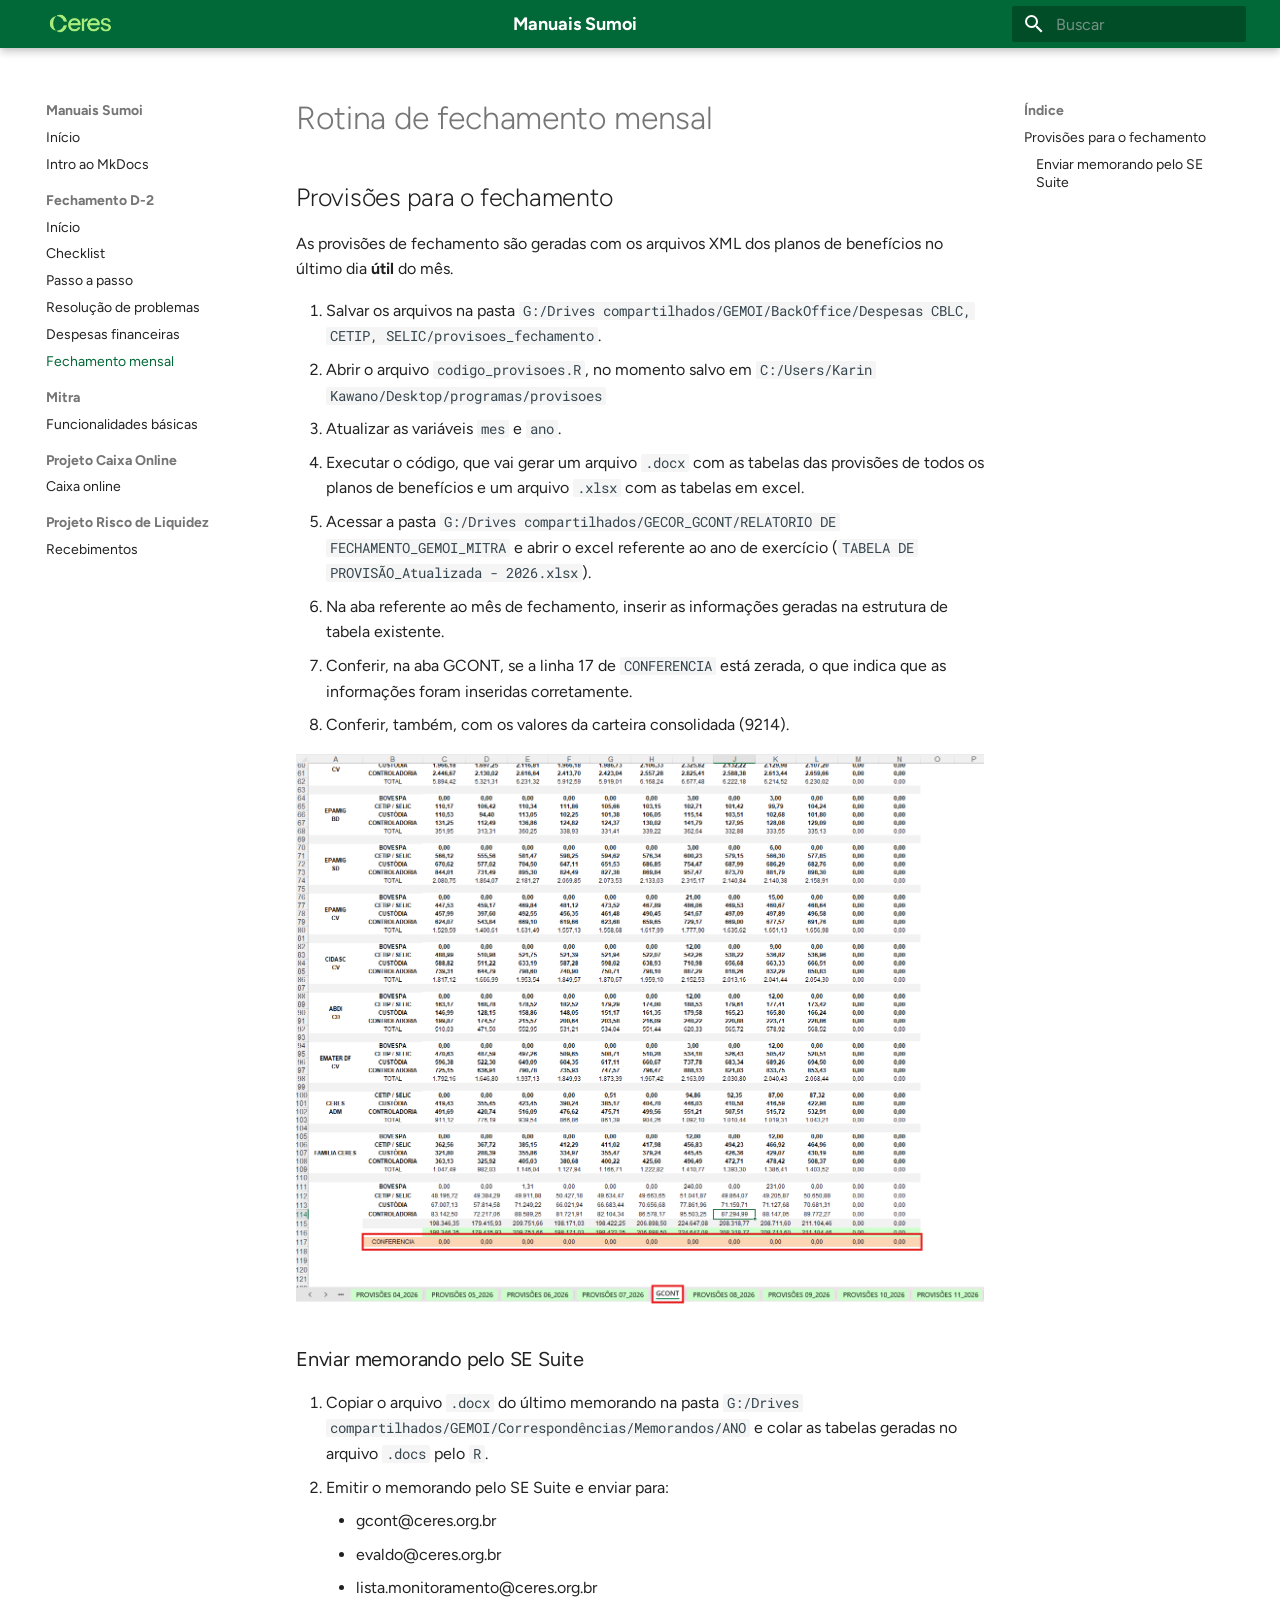
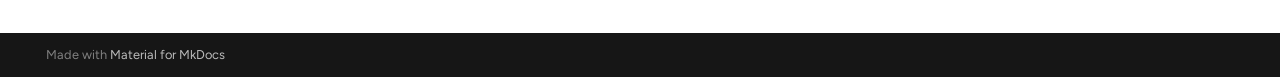
<file: fechamento/5_fechamento_mensal/index.html>
<!doctype html>
<html lang="pt" class="no-js">
  <head>
    
      <meta charset="utf-8">
      <meta name="viewport" content="width=device-width,initial-scale=1">
      
      
      
      
        <link rel="prev" href="../4_despesas_financeiras/">
      
      
        <link rel="next" href="../../mitra/funcionalidades/">
      
      
        
      
      
      <link rel="icon" href="../../assets/images/favicon.png">
      <meta name="generator" content="mkdocs-1.6.1, mkdocs-material-9.8.2">
    
    
      
        <title>Fechamento mensal - Manuais Sumoi</title>
      
    
    
      <link rel="stylesheet" href="../../assets/stylesheets/main.57a0d79d.min.css">
      
      


    
    
      
    
    
      
        
        
        <link rel="preconnect" href="https://fonts.gstatic.com" crossorigin>
        <link rel="stylesheet" href="https://fonts.googleapis.com/css?family=Figtree:300,300i,400,400i,700,700i%7CRoboto+Mono:400,400i,700,700i&display=fallback">
        <style>:root{--md-text-font:"Figtree";--md-code-font:"Roboto Mono"}</style>
      
    
    
      <link rel="stylesheet" href="../../stylesheets/extra.css">
    
    <script>__md_scope=new URL("../..",location),__md_hash=e=>[...e].reduce(((e,_)=>(e<<5)-e+_.charCodeAt(0)),0),__md_get=(e,_=localStorage,t=__md_scope)=>JSON.parse(_.getItem(t.pathname+"."+e)),__md_set=(e,_,t=localStorage,a=__md_scope)=>{try{t.setItem(a.pathname+"."+e,JSON.stringify(_))}catch(e){}}</script>
    
      

    
    
  </head>
  
  
    <body dir="ltr">
  
    
    <input class="md-toggle" data-md-toggle="drawer" type="checkbox" id="__drawer" autocomplete="off">
    <input class="md-toggle" data-md-toggle="search" type="checkbox" id="__search" autocomplete="off">
    <label class="md-overlay" for="__drawer"></label>
    <div data-md-component="skip">
      
        
        <a href="#rotina-de-fechamento-mensal" class="md-skip">
          Pular para conteúdo
        </a>
      
    </div>
    <div data-md-component="announce">
      
    </div>
    
    
      

  

<header class="md-header md-header--shadow" data-md-component="header">
  <nav class="md-header__inner md-grid" aria-label="Cabeçalho">
    <a href="../.." title="Manuais Sumoi" class="md-header__button md-logo" aria-label="Manuais Sumoi" data-md-component="logo">
      
  <img src="../../imagens/ceres.png" alt="logo">

    </a>
    <label class="md-header__button md-icon" for="__drawer">
      
      <svg xmlns="http://www.w3.org/2000/svg" viewBox="0 0 24 24"><path d="M3 6h18v2H3zm0 5h18v2H3zm0 5h18v2H3z"/></svg>
    </label>
    <div class="md-header__title" data-md-component="header-title">
      <div class="md-header__ellipsis">
        <div class="md-header__topic">
          <span class="md-ellipsis">
            Manuais Sumoi
          </span>
        </div>
        <div class="md-header__topic" data-md-component="header-topic">
          <span class="md-ellipsis">
            
              Fechamento mensal
            
          </span>
        </div>
      </div>
    </div>
    
    
      <script>var palette=__md_get("__palette");if(palette&&palette.color){if("(prefers-color-scheme)"===palette.color.media){var media=matchMedia("(prefers-color-scheme: light)"),input=document.querySelector(media.matches?"[data-md-color-media='(prefers-color-scheme: light)']":"[data-md-color-media='(prefers-color-scheme: dark)']");palette.color.media=input.getAttribute("data-md-color-media"),palette.color.scheme=input.getAttribute("data-md-color-scheme"),palette.color.primary=input.getAttribute("data-md-color-primary"),palette.color.accent=input.getAttribute("data-md-color-accent")}for(var[key,value]of Object.entries(palette.color))document.body.setAttribute("data-md-color-"+key,value)}</script>
    
    
    
      
      
        <label class="md-header__button md-icon" for="__search">
          
          <svg xmlns="http://www.w3.org/2000/svg" viewBox="0 0 24 24"><path d="M9.5 3A6.5 6.5 0 0 1 16 9.5c0 1.61-.59 3.09-1.56 4.23l.27.27h.79l5 5-1.5 1.5-5-5v-.79l-.27-.27A6.52 6.52 0 0 1 9.5 16 6.5 6.5 0 0 1 3 9.5 6.5 6.5 0 0 1 9.5 3m0 2C7 5 5 7 5 9.5S7 14 9.5 14 14 12 14 9.5 12 5 9.5 5"/></svg>
        </label>
        <div class="md-search" data-md-component="search" role="dialog">
  <label class="md-search__overlay" for="__search"></label>
  <div class="md-search__inner" role="search">
    <form class="md-search__form" name="search">
      <input type="text" class="md-search__input" name="query" aria-label="Buscar" placeholder="Buscar" autocapitalize="off" autocorrect="off" autocomplete="off" spellcheck="false" data-md-component="search-query" required>
      <label class="md-search__icon md-icon" for="__search">
        
        <svg xmlns="http://www.w3.org/2000/svg" viewBox="0 0 24 24"><path d="M9.5 3A6.5 6.5 0 0 1 16 9.5c0 1.61-.59 3.09-1.56 4.23l.27.27h.79l5 5-1.5 1.5-5-5v-.79l-.27-.27A6.52 6.52 0 0 1 9.5 16 6.5 6.5 0 0 1 3 9.5 6.5 6.5 0 0 1 9.5 3m0 2C7 5 5 7 5 9.5S7 14 9.5 14 14 12 14 9.5 12 5 9.5 5"/></svg>
        
        <svg xmlns="http://www.w3.org/2000/svg" viewBox="0 0 24 24"><path d="M20 11v2H8l5.5 5.5-1.42 1.42L4.16 12l7.92-7.92L13.5 5.5 8 11z"/></svg>
      </label>
      <nav class="md-search__options" aria-label="Pesquisar">
        
        <button type="reset" class="md-search__icon md-icon" title="Limpar" aria-label="Limpar" tabindex="-1">
          
          <svg xmlns="http://www.w3.org/2000/svg" viewBox="0 0 24 24"><path d="M19 6.41 17.59 5 12 10.59 6.41 5 5 6.41 10.59 12 5 17.59 6.41 19 12 13.41 17.59 19 19 17.59 13.41 12z"/></svg>
        </button>
      </nav>
      
    </form>
    <div class="md-search__output">
      <div class="md-search__scrollwrap" tabindex="0" data-md-scrollfix>
        <div class="md-search-result" data-md-component="search-result">
          <div class="md-search-result__meta">
            Inicializando busca
          </div>
          <ol class="md-search-result__list" role="presentation"></ol>
        </div>
      </div>
    </div>
  </div>
</div>
      
    
    
  </nav>
  
</header>
    
    <div class="md-container" data-md-component="container">
      
      
        
          
        
      
      <main class="md-main" data-md-component="main">
        <div class="md-main__inner md-grid">
          
            
              
              <div class="md-sidebar md-sidebar--primary" data-md-component="sidebar" data-md-type="navigation" >
                <div class="md-sidebar__scrollwrap">
                  <div class="md-sidebar__inner">
                    



<nav class="md-nav md-nav--primary" aria-label="Navegação" data-md-level="0">
  <label class="md-nav__title" for="__drawer">
    <a href="../.." title="Manuais Sumoi" class="md-nav__button md-logo" aria-label="Manuais Sumoi" data-md-component="logo">
      
  <img src="../../imagens/ceres.png" alt="logo">

    </a>
    Manuais Sumoi
  </label>
  
  <ul class="md-nav__list" data-md-scrollfix>
    
      
      
  
  
  
  
    <li class="md-nav__item">
      <a href="../.." class="md-nav__link">
        
  
  
  <span class="md-ellipsis">
    
  
    Início
  

    
  </span>
  
  

      </a>
    </li>
  

    
      
      
  
  
  
  
    <li class="md-nav__item">
      <a href="../../mkdocs/" class="md-nav__link">
        
  
  
  <span class="md-ellipsis">
    
  
    Intro ao MkDocs
  

    
  </span>
  
  

      </a>
    </li>
  

    
      
      
  
  
    
  
  
  
    
    
    
    
      
        
        
      
    
    
    <li class="md-nav__item md-nav__item--active md-nav__item--section md-nav__item--nested">
      
        
        
        <input class="md-nav__toggle md-toggle " type="checkbox" id="__nav_3" checked>
        
          
          <label class="md-nav__link" for="__nav_3" id="__nav_3_label" tabindex="">
            
  
  
  <span class="md-ellipsis">
    
  
    Fechamento D-2
  

    
  </span>
  
  

            <span class="md-nav__icon md-icon"></span>
          </label>
        
        <nav class="md-nav" data-md-level="1" aria-labelledby="__nav_3_label" aria-expanded="true">
          <label class="md-nav__title" for="__nav_3">
            <span class="md-nav__icon md-icon"></span>
            
  
    Fechamento D-2
  

          </label>
          <ul class="md-nav__list" data-md-scrollfix>
            
              
                
  
  
  
  
    <li class="md-nav__item">
      <a href="../0_index_fechamento/" class="md-nav__link">
        
  
  
  <span class="md-ellipsis">
    
  
    Início
  

    
  </span>
  
  

      </a>
    </li>
  

              
            
              
                
  
  
  
  
    <li class="md-nav__item">
      <a href="../1_checklist/" class="md-nav__link">
        
  
  
  <span class="md-ellipsis">
    
  
    Checklist
  

    
  </span>
  
  

      </a>
    </li>
  

              
            
              
                
  
  
  
  
    <li class="md-nav__item">
      <a href="../2_manual/" class="md-nav__link">
        
  
  
  <span class="md-ellipsis">
    
  
    Passo a passo
  

    
  </span>
  
  

      </a>
    </li>
  

              
            
              
                
  
  
  
  
    <li class="md-nav__item">
      <a href="../3_problemas/" class="md-nav__link">
        
  
  
  <span class="md-ellipsis">
    
  
    Resolução de problemas
  

    
  </span>
  
  

      </a>
    </li>
  

              
            
              
                
  
  
  
  
    <li class="md-nav__item">
      <a href="../4_despesas_financeiras/" class="md-nav__link">
        
  
  
  <span class="md-ellipsis">
    
  
    Despesas financeiras
  

    
  </span>
  
  

      </a>
    </li>
  

              
            
              
                
  
  
    
  
  
  
    <li class="md-nav__item md-nav__item--active">
      
      <input class="md-nav__toggle md-toggle" type="checkbox" id="__toc">
      
      
        
      
      
        <label class="md-nav__link md-nav__link--active" for="__toc">
          
  
  
  <span class="md-ellipsis">
    
  
    Fechamento mensal
  

    
  </span>
  
  

          <span class="md-nav__icon md-icon"></span>
        </label>
      
      <a href="./" class="md-nav__link md-nav__link--active">
        
  
  
  <span class="md-ellipsis">
    
  
    Fechamento mensal
  

    
  </span>
  
  

      </a>
      
        

<nav class="md-nav md-nav--secondary" aria-label="Índice">
  
  
  
    
  
  
    <label class="md-nav__title" for="__toc">
      <span class="md-nav__icon md-icon"></span>
      Índice
    </label>
    <ul class="md-nav__list" data-md-component="toc" data-md-scrollfix>
      
        <li class="md-nav__item">
  <a href="#provisoes-para-o-fechamento" class="md-nav__link">
    <span class="md-ellipsis">
      
        Provisões para o fechamento
      
    </span>
  </a>
  
    <nav class="md-nav" aria-label="Provisões para o fechamento">
      <ul class="md-nav__list">
        
          <li class="md-nav__item">
  <a href="#enviar-memorando-pelo-se-suite" class="md-nav__link">
    <span class="md-ellipsis">
      
        Enviar memorando pelo SE Suite
      
    </span>
  </a>
  
</li>
        
      </ul>
    </nav>
  
</li>
      
    </ul>
  
</nav>
      
    </li>
  

              
            
          </ul>
        </nav>
      
    </li>
  

    
      
      
  
  
  
  
    
    
    
    
      
        
        
      
    
    
    <li class="md-nav__item md-nav__item--section md-nav__item--nested">
      
        
        
          
        
        <input class="md-nav__toggle md-toggle md-toggle--indeterminate" type="checkbox" id="__nav_4" >
        
          
          <label class="md-nav__link" for="__nav_4" id="__nav_4_label" tabindex="">
            
  
  
  <span class="md-ellipsis">
    
  
    Mitra
  

    
  </span>
  
  

            <span class="md-nav__icon md-icon"></span>
          </label>
        
        <nav class="md-nav" data-md-level="1" aria-labelledby="__nav_4_label" aria-expanded="false">
          <label class="md-nav__title" for="__nav_4">
            <span class="md-nav__icon md-icon"></span>
            
  
    Mitra
  

          </label>
          <ul class="md-nav__list" data-md-scrollfix>
            
              
                
  
  
  
  
    <li class="md-nav__item">
      <a href="../../mitra/funcionalidades/" class="md-nav__link">
        
  
  
  <span class="md-ellipsis">
    
  
    Funcionalidades básicas
  

    
  </span>
  
  

      </a>
    </li>
  

              
            
          </ul>
        </nav>
      
    </li>
  

    
      
      
  
  
  
  
    
    
    
    
      
        
        
      
    
    
    <li class="md-nav__item md-nav__item--section md-nav__item--nested">
      
        
        
          
        
        <input class="md-nav__toggle md-toggle md-toggle--indeterminate" type="checkbox" id="__nav_5" >
        
          
          <label class="md-nav__link" for="__nav_5" id="__nav_5_label" tabindex="">
            
  
  
  <span class="md-ellipsis">
    
  
    Projeto Caixa Online
  

    
  </span>
  
  

            <span class="md-nav__icon md-icon"></span>
          </label>
        
        <nav class="md-nav" data-md-level="1" aria-labelledby="__nav_5_label" aria-expanded="false">
          <label class="md-nav__title" for="__nav_5">
            <span class="md-nav__icon md-icon"></span>
            
  
    Projeto Caixa Online
  

          </label>
          <ul class="md-nav__list" data-md-scrollfix>
            
              
                
  
  
  
  
    <li class="md-nav__item">
      <a href="../../proj_caixa/caixa_online/" class="md-nav__link">
        
  
  
  <span class="md-ellipsis">
    
  
    Caixa online
  

    
  </span>
  
  

      </a>
    </li>
  

              
            
          </ul>
        </nav>
      
    </li>
  

    
      
      
  
  
  
  
    
    
    
    
      
        
        
      
    
    
    <li class="md-nav__item md-nav__item--section md-nav__item--nested">
      
        
        
          
        
        <input class="md-nav__toggle md-toggle md-toggle--indeterminate" type="checkbox" id="__nav_6" >
        
          
          <label class="md-nav__link" for="__nav_6" id="__nav_6_label" tabindex="">
            
  
  
  <span class="md-ellipsis">
    
  
    Projeto Risco de Liquidez
  

    
  </span>
  
  

            <span class="md-nav__icon md-icon"></span>
          </label>
        
        <nav class="md-nav" data-md-level="1" aria-labelledby="__nav_6_label" aria-expanded="false">
          <label class="md-nav__title" for="__nav_6">
            <span class="md-nav__icon md-icon"></span>
            
  
    Projeto Risco de Liquidez
  

          </label>
          <ul class="md-nav__list" data-md-scrollfix>
            
              
                
  
  
  
  
    <li class="md-nav__item">
      <a href="../../risco_liquidez/recebimentos/" class="md-nav__link">
        
  
  
  <span class="md-ellipsis">
    
  
    Recebimentos
  

    
  </span>
  
  

      </a>
    </li>
  

              
            
          </ul>
        </nav>
      
    </li>
  

    
  </ul>
</nav>
                  </div>
                </div>
              </div>
            
            
              
              <div class="md-sidebar md-sidebar--secondary" data-md-component="sidebar" data-md-type="toc" >
                <div class="md-sidebar__scrollwrap">
                  <div class="md-sidebar__inner">
                    

<nav class="md-nav md-nav--secondary" aria-label="Índice">
  
  
  
    
  
  
    <label class="md-nav__title" for="__toc">
      <span class="md-nav__icon md-icon"></span>
      Índice
    </label>
    <ul class="md-nav__list" data-md-component="toc" data-md-scrollfix>
      
        <li class="md-nav__item">
  <a href="#provisoes-para-o-fechamento" class="md-nav__link">
    <span class="md-ellipsis">
      
        Provisões para o fechamento
      
    </span>
  </a>
  
    <nav class="md-nav" aria-label="Provisões para o fechamento">
      <ul class="md-nav__list">
        
          <li class="md-nav__item">
  <a href="#enviar-memorando-pelo-se-suite" class="md-nav__link">
    <span class="md-ellipsis">
      
        Enviar memorando pelo SE Suite
      
    </span>
  </a>
  
</li>
        
      </ul>
    </nav>
  
</li>
      
    </ul>
  
</nav>
                  </div>
                </div>
              </div>
            
          
          
            <div class="md-content" data-md-component="content">
              
              <article class="md-content__inner md-typeset">
                
                  



<h1 id="rotina-de-fechamento-mensal">Rotina de fechamento mensal</h1>
<h2 id="provisoes-para-o-fechamento">Provisões para o fechamento</h2>
<p>As provisões de fechamento são geradas com os arquivos XML dos planos de benefícios no último dia <strong>útil</strong> do mês.</p>
<ol>
<li>Salvar os arquivos na pasta <code>G:/Drives compartilhados/GEMOI/BackOffice/Despesas CBLC, CETIP, SELIC/provisoes_fechamento</code>.</li>
<li>Abrir o arquivo <code>codigo_provisoes.R</code>, no momento salvo em <code>C:/Users/Karin Kawano/Desktop/programas/provisoes</code></li>
<li>Atualizar as variáveis <code>mes</code> e <code>ano</code>.</li>
<li>Executar o código, que vai gerar um arquivo <code>.docx</code> com as tabelas das provisões de todos os planos de benefícios e um arquivo <code>.xlsx</code> com as tabelas em excel.</li>
<li>Acessar a pasta <code>G:/Drives compartilhados/GECOR_GCONT/RELATORIO DE FECHAMENTO_GEMOI_MITRA</code> e abrir o excel referente ao ano de exercício (<code>TABELA DE PROVISÃO_Atualizada - 2026.xlsx</code>).</li>
<li>Na aba referente ao mês de fechamento, inserir as informações geradas na estrutura de tabela existente.</li>
<li>Conferir, na aba GCONT, se a linha 17 de <code>CONFERENCIA</code> está zerada, o que indica que as informações foram inseridas corretamente.</li>
<li>Conferir, também, com os valores da carteira consolidada (9214).</li>
</ol>
<p><img alt="planilha_gcont" src="../imagens/provisoes_gcont.png" /></p>
<h3 id="enviar-memorando-pelo-se-suite">Enviar memorando pelo SE Suite</h3>
<ol>
<li>Copiar o arquivo <code>.docx</code> do último memorando na pasta <code>G:/Drives compartilhados/GEMOI/Correspondências/Memorandos/ANO</code> e colar as tabelas geradas no arquivo <code>.docs</code> pelo <code>R</code>.</li>
<li>Emitir o memorando pelo SE Suite e enviar para:<ul>
<li>gcont@ceres.org.br</li>
<li>evaldo@ceres.org.br</li>
<li>lista.monitoramento@ceres.org.br</li>
</ul>
</li>
</ol>












                
              </article>
            </div>
          
          
<script>var target=document.getElementById(location.hash.slice(1));target&&target.name&&(target.checked=target.name.startsWith("__tabbed_"))</script>
        </div>
        
      </main>
      
        <footer class="md-footer">
  
  <div class="md-footer-meta md-typeset">
    <div class="md-footer-meta__inner md-grid">
      <div class="md-copyright">
  
  
    Made with
    <a href="https://squidfunk.github.io/mkdocs-material/" target="_blank" rel="noopener">
      Material for MkDocs
    </a>
  
</div>
      
    </div>
  </div>
</footer>
      
    </div>
    <div class="md-dialog" data-md-component="dialog">
      <div class="md-dialog__inner md-typeset"></div>
    </div>
    
    
    
      
      
      <script id="__config" type="application/json">{"annotate": null, "base": "../..", "features": ["navigation.sections", "navigation.expand", "toc.follow"], "search": "../../assets/javascripts/workers/search.a7633da7.min.js", "tags": null, "translations": {"clipboard.copied": "Copiado para \u00e1rea de transfer\u00eancia", "clipboard.copy": "Copiar para \u00e1rea de transfer\u00eancia", "search.result.more.one": "mais 1 nesta p\u00e1gina", "search.result.more.other": "# mais nesta p\u00e1gina", "search.result.none": "Nenhum documento encontrado", "search.result.one": "1 documento encontrado", "search.result.other": "# documentos encontrados", "search.result.placeholder": "Digite para iniciar a busca", "search.result.term.missing": "Ausente", "select.version": "Selecione a vers\u00e3o"}, "version": null}</script>
    
    
      <script src="../../assets/javascripts/bundle.a5f9d56c.min.js"></script>
      
    
  </body>
</html>
</file>
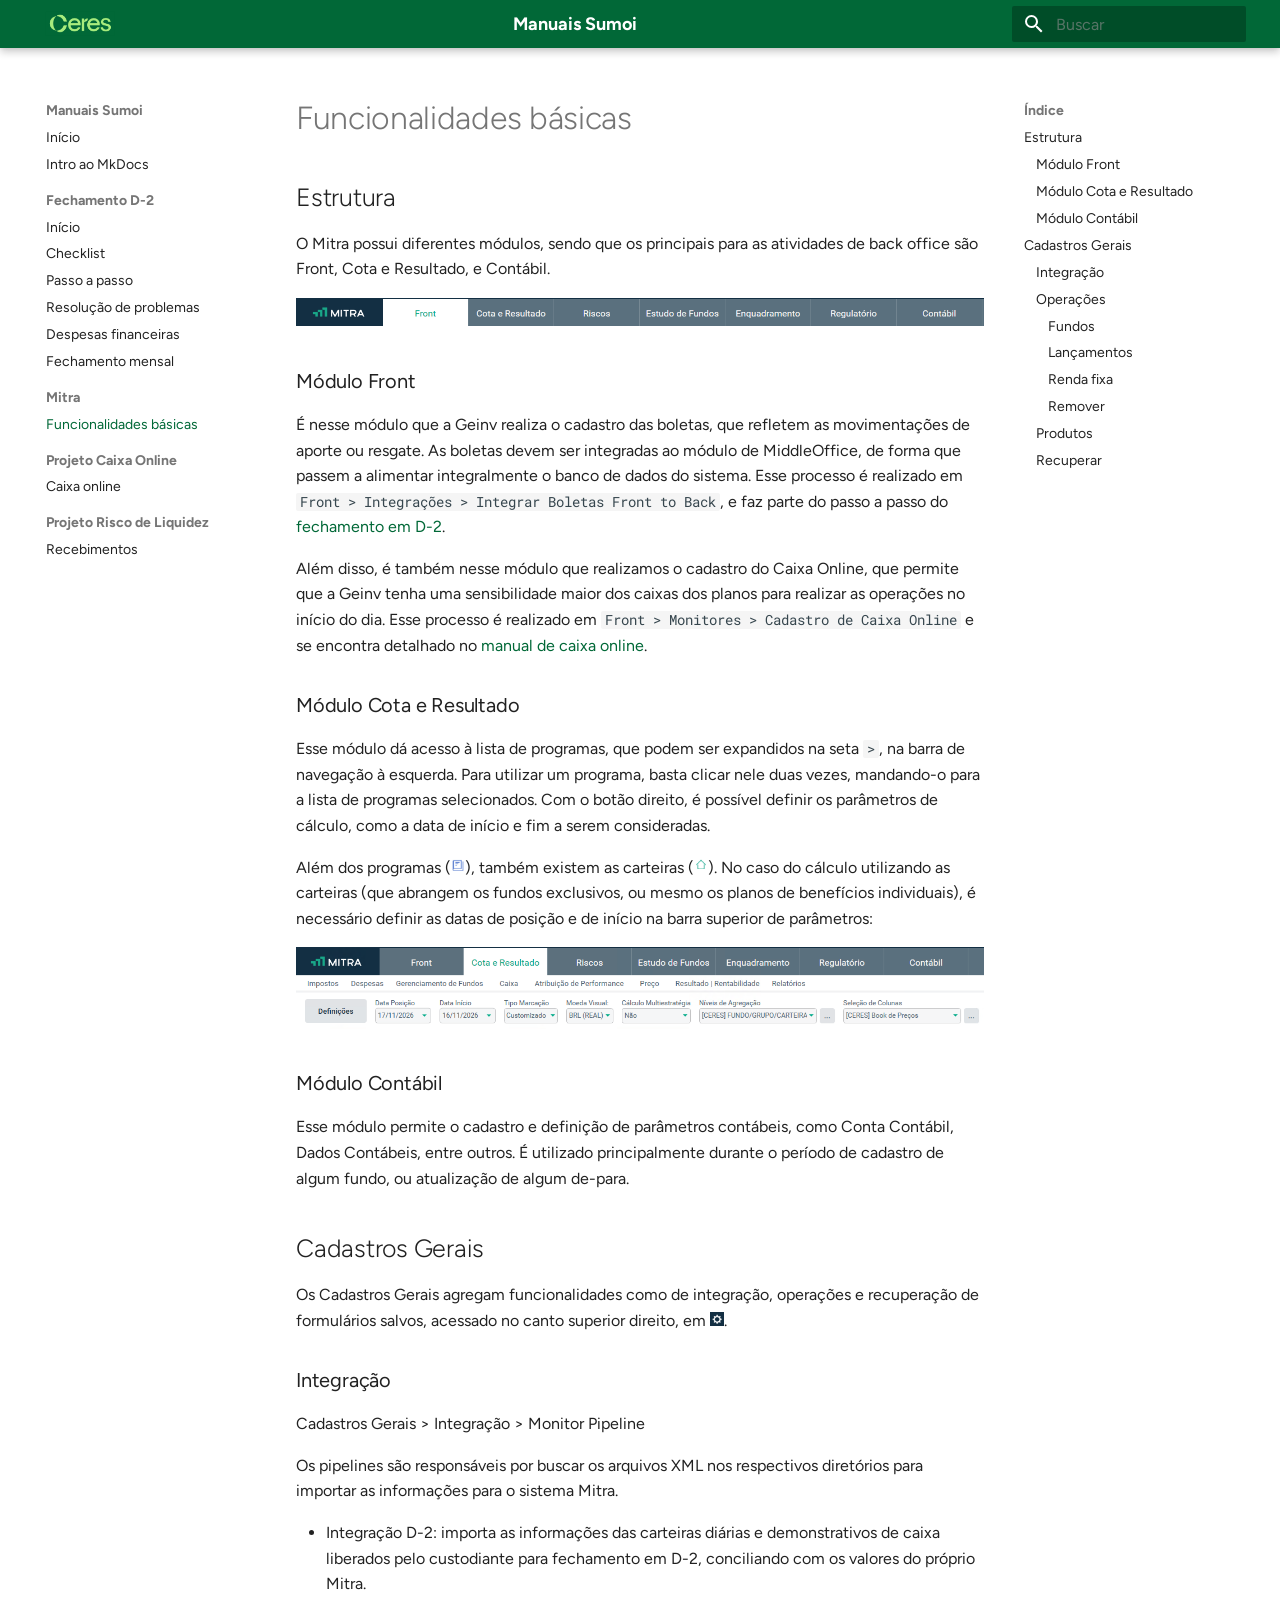
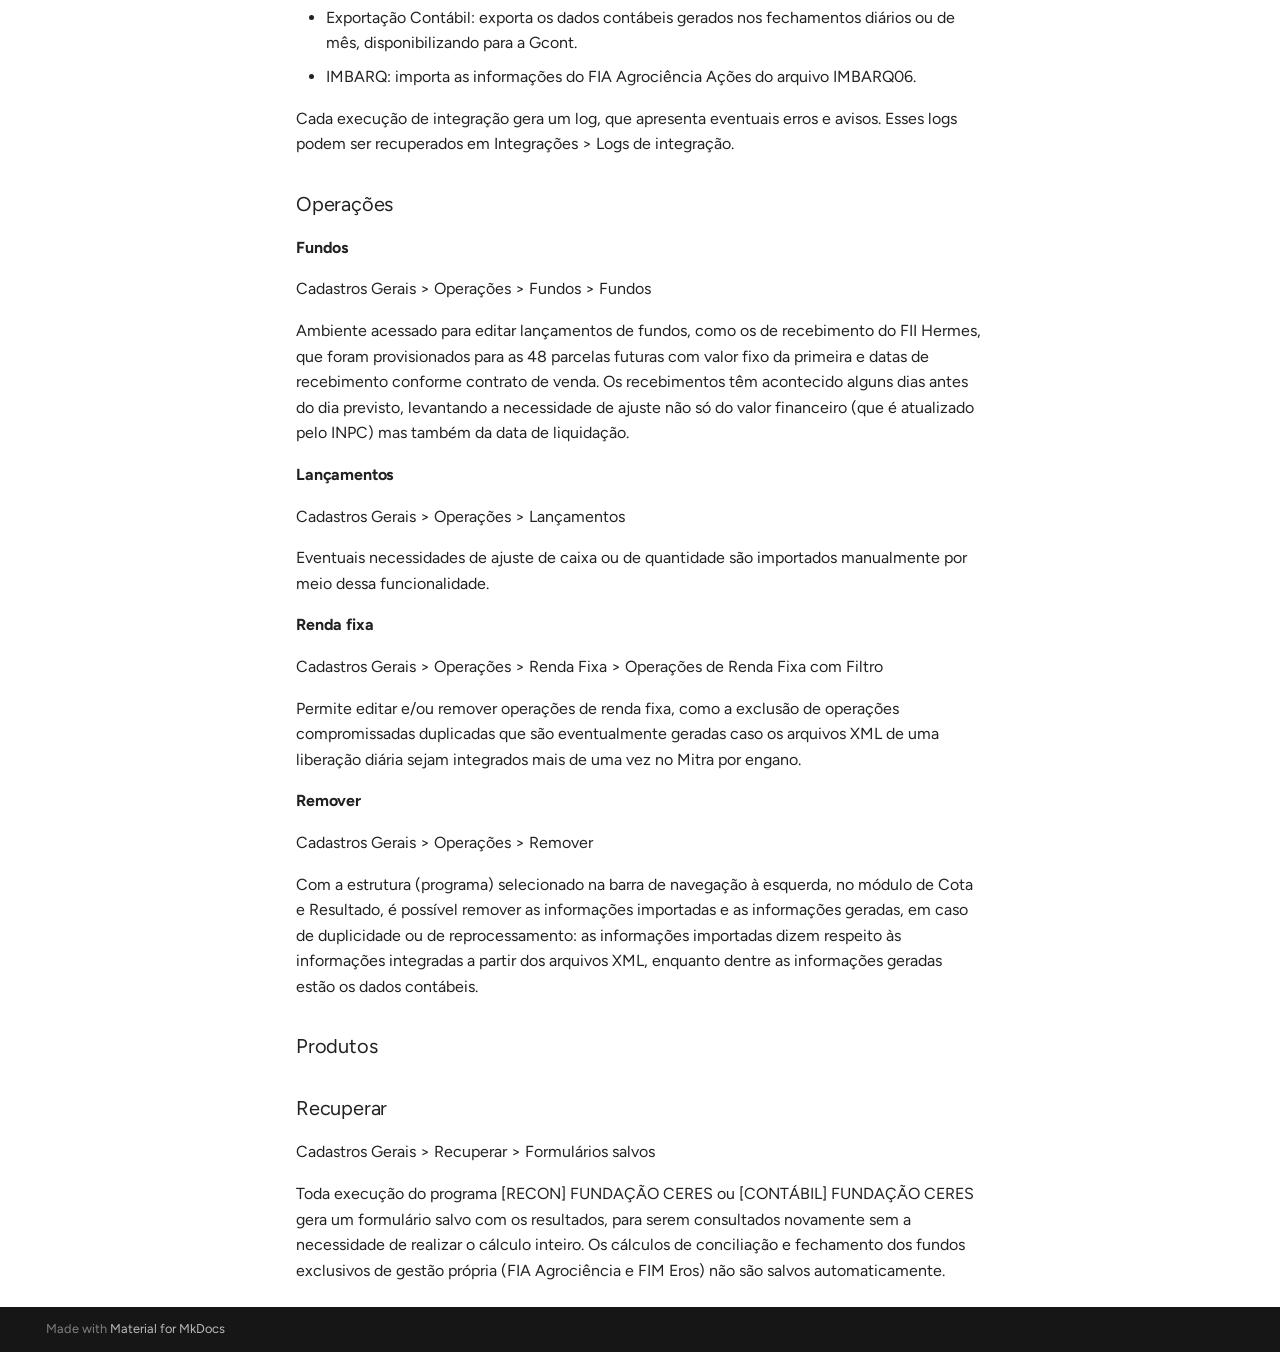
<file: mitra/funcionalidades/index.html>
<!doctype html>
<html lang="pt" class="no-js">
  <head>
    
      <meta charset="utf-8">
      <meta name="viewport" content="width=device-width,initial-scale=1">
      
      
      
      
        <link rel="prev" href="../../fechamento/5_fechamento_mensal/">
      
      
        <link rel="next" href="../../proj_caixa/caixa_online/">
      
      
        
      
      
      <link rel="icon" href="../../assets/images/favicon.png">
      <meta name="generator" content="mkdocs-1.6.1, mkdocs-material-9.8.2">
    
    
      
        <title>Funcionalidades básicas - Manuais Sumoi</title>
      
    
    
      <link rel="stylesheet" href="../../assets/stylesheets/main.57a0d79d.min.css">
      
      


    
    
      
    
    
      
        
        
        <link rel="preconnect" href="https://fonts.gstatic.com" crossorigin>
        <link rel="stylesheet" href="https://fonts.googleapis.com/css?family=Figtree:300,300i,400,400i,700,700i%7CRoboto+Mono:400,400i,700,700i&display=fallback">
        <style>:root{--md-text-font:"Figtree";--md-code-font:"Roboto Mono"}</style>
      
    
    
      <link rel="stylesheet" href="../../stylesheets/extra.css">
    
    <script>__md_scope=new URL("../..",location),__md_hash=e=>[...e].reduce(((e,_)=>(e<<5)-e+_.charCodeAt(0)),0),__md_get=(e,_=localStorage,t=__md_scope)=>JSON.parse(_.getItem(t.pathname+"."+e)),__md_set=(e,_,t=localStorage,a=__md_scope)=>{try{t.setItem(a.pathname+"."+e,JSON.stringify(_))}catch(e){}}</script>
    
      

    
    
  </head>
  
  
    <body dir="ltr">
  
    
    <input class="md-toggle" data-md-toggle="drawer" type="checkbox" id="__drawer" autocomplete="off">
    <input class="md-toggle" data-md-toggle="search" type="checkbox" id="__search" autocomplete="off">
    <label class="md-overlay" for="__drawer"></label>
    <div data-md-component="skip">
      
        
        <a href="#estrutura" class="md-skip">
          Pular para conteúdo
        </a>
      
    </div>
    <div data-md-component="announce">
      
    </div>
    
    
      

  

<header class="md-header md-header--shadow" data-md-component="header">
  <nav class="md-header__inner md-grid" aria-label="Cabeçalho">
    <a href="../.." title="Manuais Sumoi" class="md-header__button md-logo" aria-label="Manuais Sumoi" data-md-component="logo">
      
  <img src="../../imagens/ceres.png" alt="logo">

    </a>
    <label class="md-header__button md-icon" for="__drawer">
      
      <svg xmlns="http://www.w3.org/2000/svg" viewBox="0 0 24 24"><path d="M3 6h18v2H3zm0 5h18v2H3zm0 5h18v2H3z"/></svg>
    </label>
    <div class="md-header__title" data-md-component="header-title">
      <div class="md-header__ellipsis">
        <div class="md-header__topic">
          <span class="md-ellipsis">
            Manuais Sumoi
          </span>
        </div>
        <div class="md-header__topic" data-md-component="header-topic">
          <span class="md-ellipsis">
            
              Funcionalidades básicas
            
          </span>
        </div>
      </div>
    </div>
    
    
      <script>var palette=__md_get("__palette");if(palette&&palette.color){if("(prefers-color-scheme)"===palette.color.media){var media=matchMedia("(prefers-color-scheme: light)"),input=document.querySelector(media.matches?"[data-md-color-media='(prefers-color-scheme: light)']":"[data-md-color-media='(prefers-color-scheme: dark)']");palette.color.media=input.getAttribute("data-md-color-media"),palette.color.scheme=input.getAttribute("data-md-color-scheme"),palette.color.primary=input.getAttribute("data-md-color-primary"),palette.color.accent=input.getAttribute("data-md-color-accent")}for(var[key,value]of Object.entries(palette.color))document.body.setAttribute("data-md-color-"+key,value)}</script>
    
    
    
      
      
        <label class="md-header__button md-icon" for="__search">
          
          <svg xmlns="http://www.w3.org/2000/svg" viewBox="0 0 24 24"><path d="M9.5 3A6.5 6.5 0 0 1 16 9.5c0 1.61-.59 3.09-1.56 4.23l.27.27h.79l5 5-1.5 1.5-5-5v-.79l-.27-.27A6.52 6.52 0 0 1 9.5 16 6.5 6.5 0 0 1 3 9.5 6.5 6.5 0 0 1 9.5 3m0 2C7 5 5 7 5 9.5S7 14 9.5 14 14 12 14 9.5 12 5 9.5 5"/></svg>
        </label>
        <div class="md-search" data-md-component="search" role="dialog">
  <label class="md-search__overlay" for="__search"></label>
  <div class="md-search__inner" role="search">
    <form class="md-search__form" name="search">
      <input type="text" class="md-search__input" name="query" aria-label="Buscar" placeholder="Buscar" autocapitalize="off" autocorrect="off" autocomplete="off" spellcheck="false" data-md-component="search-query" required>
      <label class="md-search__icon md-icon" for="__search">
        
        <svg xmlns="http://www.w3.org/2000/svg" viewBox="0 0 24 24"><path d="M9.5 3A6.5 6.5 0 0 1 16 9.5c0 1.61-.59 3.09-1.56 4.23l.27.27h.79l5 5-1.5 1.5-5-5v-.79l-.27-.27A6.52 6.52 0 0 1 9.5 16 6.5 6.5 0 0 1 3 9.5 6.5 6.5 0 0 1 9.5 3m0 2C7 5 5 7 5 9.5S7 14 9.5 14 14 12 14 9.5 12 5 9.5 5"/></svg>
        
        <svg xmlns="http://www.w3.org/2000/svg" viewBox="0 0 24 24"><path d="M20 11v2H8l5.5 5.5-1.42 1.42L4.16 12l7.92-7.92L13.5 5.5 8 11z"/></svg>
      </label>
      <nav class="md-search__options" aria-label="Pesquisar">
        
        <button type="reset" class="md-search__icon md-icon" title="Limpar" aria-label="Limpar" tabindex="-1">
          
          <svg xmlns="http://www.w3.org/2000/svg" viewBox="0 0 24 24"><path d="M19 6.41 17.59 5 12 10.59 6.41 5 5 6.41 10.59 12 5 17.59 6.41 19 12 13.41 17.59 19 19 17.59 13.41 12z"/></svg>
        </button>
      </nav>
      
    </form>
    <div class="md-search__output">
      <div class="md-search__scrollwrap" tabindex="0" data-md-scrollfix>
        <div class="md-search-result" data-md-component="search-result">
          <div class="md-search-result__meta">
            Inicializando busca
          </div>
          <ol class="md-search-result__list" role="presentation"></ol>
        </div>
      </div>
    </div>
  </div>
</div>
      
    
    
  </nav>
  
</header>
    
    <div class="md-container" data-md-component="container">
      
      
        
          
        
      
      <main class="md-main" data-md-component="main">
        <div class="md-main__inner md-grid">
          
            
              
              <div class="md-sidebar md-sidebar--primary" data-md-component="sidebar" data-md-type="navigation" >
                <div class="md-sidebar__scrollwrap">
                  <div class="md-sidebar__inner">
                    



<nav class="md-nav md-nav--primary" aria-label="Navegação" data-md-level="0">
  <label class="md-nav__title" for="__drawer">
    <a href="../.." title="Manuais Sumoi" class="md-nav__button md-logo" aria-label="Manuais Sumoi" data-md-component="logo">
      
  <img src="../../imagens/ceres.png" alt="logo">

    </a>
    Manuais Sumoi
  </label>
  
  <ul class="md-nav__list" data-md-scrollfix>
    
      
      
  
  
  
  
    <li class="md-nav__item">
      <a href="../.." class="md-nav__link">
        
  
  
  <span class="md-ellipsis">
    
  
    Início
  

    
  </span>
  
  

      </a>
    </li>
  

    
      
      
  
  
  
  
    <li class="md-nav__item">
      <a href="../../mkdocs/" class="md-nav__link">
        
  
  
  <span class="md-ellipsis">
    
  
    Intro ao MkDocs
  

    
  </span>
  
  

      </a>
    </li>
  

    
      
      
  
  
  
  
    
    
    
    
      
        
        
      
    
    
    <li class="md-nav__item md-nav__item--section md-nav__item--nested">
      
        
        
          
        
        <input class="md-nav__toggle md-toggle md-toggle--indeterminate" type="checkbox" id="__nav_3" >
        
          
          <label class="md-nav__link" for="__nav_3" id="__nav_3_label" tabindex="">
            
  
  
  <span class="md-ellipsis">
    
  
    Fechamento D-2
  

    
  </span>
  
  

            <span class="md-nav__icon md-icon"></span>
          </label>
        
        <nav class="md-nav" data-md-level="1" aria-labelledby="__nav_3_label" aria-expanded="false">
          <label class="md-nav__title" for="__nav_3">
            <span class="md-nav__icon md-icon"></span>
            
  
    Fechamento D-2
  

          </label>
          <ul class="md-nav__list" data-md-scrollfix>
            
              
                
  
  
  
  
    <li class="md-nav__item">
      <a href="../../fechamento/0_index_fechamento/" class="md-nav__link">
        
  
  
  <span class="md-ellipsis">
    
  
    Início
  

    
  </span>
  
  

      </a>
    </li>
  

              
            
              
                
  
  
  
  
    <li class="md-nav__item">
      <a href="../../fechamento/1_checklist/" class="md-nav__link">
        
  
  
  <span class="md-ellipsis">
    
  
    Checklist
  

    
  </span>
  
  

      </a>
    </li>
  

              
            
              
                
  
  
  
  
    <li class="md-nav__item">
      <a href="../../fechamento/2_manual/" class="md-nav__link">
        
  
  
  <span class="md-ellipsis">
    
  
    Passo a passo
  

    
  </span>
  
  

      </a>
    </li>
  

              
            
              
                
  
  
  
  
    <li class="md-nav__item">
      <a href="../../fechamento/3_problemas/" class="md-nav__link">
        
  
  
  <span class="md-ellipsis">
    
  
    Resolução de problemas
  

    
  </span>
  
  

      </a>
    </li>
  

              
            
              
                
  
  
  
  
    <li class="md-nav__item">
      <a href="../../fechamento/4_despesas_financeiras/" class="md-nav__link">
        
  
  
  <span class="md-ellipsis">
    
  
    Despesas financeiras
  

    
  </span>
  
  

      </a>
    </li>
  

              
            
              
                
  
  
  
  
    <li class="md-nav__item">
      <a href="../../fechamento/5_fechamento_mensal/" class="md-nav__link">
        
  
  
  <span class="md-ellipsis">
    
  
    Fechamento mensal
  

    
  </span>
  
  

      </a>
    </li>
  

              
            
          </ul>
        </nav>
      
    </li>
  

    
      
      
  
  
    
  
  
  
    
    
    
    
      
        
        
      
    
    
    <li class="md-nav__item md-nav__item--active md-nav__item--section md-nav__item--nested">
      
        
        
        <input class="md-nav__toggle md-toggle " type="checkbox" id="__nav_4" checked>
        
          
          <label class="md-nav__link" for="__nav_4" id="__nav_4_label" tabindex="">
            
  
  
  <span class="md-ellipsis">
    
  
    Mitra
  

    
  </span>
  
  

            <span class="md-nav__icon md-icon"></span>
          </label>
        
        <nav class="md-nav" data-md-level="1" aria-labelledby="__nav_4_label" aria-expanded="true">
          <label class="md-nav__title" for="__nav_4">
            <span class="md-nav__icon md-icon"></span>
            
  
    Mitra
  

          </label>
          <ul class="md-nav__list" data-md-scrollfix>
            
              
                
  
  
    
  
  
  
    <li class="md-nav__item md-nav__item--active">
      
      <input class="md-nav__toggle md-toggle" type="checkbox" id="__toc">
      
      
      
        <label class="md-nav__link md-nav__link--active" for="__toc">
          
  
  
  <span class="md-ellipsis">
    
  
    Funcionalidades básicas
  

    
  </span>
  
  

          <span class="md-nav__icon md-icon"></span>
        </label>
      
      <a href="./" class="md-nav__link md-nav__link--active">
        
  
  
  <span class="md-ellipsis">
    
  
    Funcionalidades básicas
  

    
  </span>
  
  

      </a>
      
        

<nav class="md-nav md-nav--secondary" aria-label="Índice">
  
  
  
  
    <label class="md-nav__title" for="__toc">
      <span class="md-nav__icon md-icon"></span>
      Índice
    </label>
    <ul class="md-nav__list" data-md-component="toc" data-md-scrollfix>
      
        <li class="md-nav__item">
  <a href="#estrutura" class="md-nav__link">
    <span class="md-ellipsis">
      
        Estrutura
      
    </span>
  </a>
  
    <nav class="md-nav" aria-label="Estrutura">
      <ul class="md-nav__list">
        
          <li class="md-nav__item">
  <a href="#modulo-front" class="md-nav__link">
    <span class="md-ellipsis">
      
        Módulo Front
      
    </span>
  </a>
  
</li>
        
          <li class="md-nav__item">
  <a href="#modulo-cota-e-resultado" class="md-nav__link">
    <span class="md-ellipsis">
      
        Módulo Cota e Resultado
      
    </span>
  </a>
  
</li>
        
          <li class="md-nav__item">
  <a href="#modulo-contabil" class="md-nav__link">
    <span class="md-ellipsis">
      
        Módulo Contábil
      
    </span>
  </a>
  
</li>
        
      </ul>
    </nav>
  
</li>
      
        <li class="md-nav__item">
  <a href="#cadastros-gerais" class="md-nav__link">
    <span class="md-ellipsis">
      
        Cadastros Gerais
      
    </span>
  </a>
  
    <nav class="md-nav" aria-label="Cadastros Gerais">
      <ul class="md-nav__list">
        
          <li class="md-nav__item">
  <a href="#integracao" class="md-nav__link">
    <span class="md-ellipsis">
      
        Integração
      
    </span>
  </a>
  
</li>
        
          <li class="md-nav__item">
  <a href="#operacoes" class="md-nav__link">
    <span class="md-ellipsis">
      
        Operações
      
    </span>
  </a>
  
    <nav class="md-nav" aria-label="Operações">
      <ul class="md-nav__list">
        
          <li class="md-nav__item">
  <a href="#fundos" class="md-nav__link">
    <span class="md-ellipsis">
      
        Fundos
      
    </span>
  </a>
  
</li>
        
          <li class="md-nav__item">
  <a href="#lancamentos" class="md-nav__link">
    <span class="md-ellipsis">
      
        Lançamentos
      
    </span>
  </a>
  
</li>
        
          <li class="md-nav__item">
  <a href="#renda-fixa" class="md-nav__link">
    <span class="md-ellipsis">
      
        Renda fixa
      
    </span>
  </a>
  
</li>
        
          <li class="md-nav__item">
  <a href="#remover" class="md-nav__link">
    <span class="md-ellipsis">
      
        Remover
      
    </span>
  </a>
  
</li>
        
      </ul>
    </nav>
  
</li>
        
          <li class="md-nav__item">
  <a href="#produtos" class="md-nav__link">
    <span class="md-ellipsis">
      
        Produtos
      
    </span>
  </a>
  
</li>
        
          <li class="md-nav__item">
  <a href="#recuperar" class="md-nav__link">
    <span class="md-ellipsis">
      
        Recuperar
      
    </span>
  </a>
  
</li>
        
      </ul>
    </nav>
  
</li>
      
    </ul>
  
</nav>
      
    </li>
  

              
            
          </ul>
        </nav>
      
    </li>
  

    
      
      
  
  
  
  
    
    
    
    
      
        
        
      
    
    
    <li class="md-nav__item md-nav__item--section md-nav__item--nested">
      
        
        
          
        
        <input class="md-nav__toggle md-toggle md-toggle--indeterminate" type="checkbox" id="__nav_5" >
        
          
          <label class="md-nav__link" for="__nav_5" id="__nav_5_label" tabindex="">
            
  
  
  <span class="md-ellipsis">
    
  
    Projeto Caixa Online
  

    
  </span>
  
  

            <span class="md-nav__icon md-icon"></span>
          </label>
        
        <nav class="md-nav" data-md-level="1" aria-labelledby="__nav_5_label" aria-expanded="false">
          <label class="md-nav__title" for="__nav_5">
            <span class="md-nav__icon md-icon"></span>
            
  
    Projeto Caixa Online
  

          </label>
          <ul class="md-nav__list" data-md-scrollfix>
            
              
                
  
  
  
  
    <li class="md-nav__item">
      <a href="../../proj_caixa/caixa_online/" class="md-nav__link">
        
  
  
  <span class="md-ellipsis">
    
  
    Caixa online
  

    
  </span>
  
  

      </a>
    </li>
  

              
            
          </ul>
        </nav>
      
    </li>
  

    
      
      
  
  
  
  
    
    
    
    
      
        
        
      
    
    
    <li class="md-nav__item md-nav__item--section md-nav__item--nested">
      
        
        
          
        
        <input class="md-nav__toggle md-toggle md-toggle--indeterminate" type="checkbox" id="__nav_6" >
        
          
          <label class="md-nav__link" for="__nav_6" id="__nav_6_label" tabindex="">
            
  
  
  <span class="md-ellipsis">
    
  
    Projeto Risco de Liquidez
  

    
  </span>
  
  

            <span class="md-nav__icon md-icon"></span>
          </label>
        
        <nav class="md-nav" data-md-level="1" aria-labelledby="__nav_6_label" aria-expanded="false">
          <label class="md-nav__title" for="__nav_6">
            <span class="md-nav__icon md-icon"></span>
            
  
    Projeto Risco de Liquidez
  

          </label>
          <ul class="md-nav__list" data-md-scrollfix>
            
              
                
  
  
  
  
    <li class="md-nav__item">
      <a href="../../risco_liquidez/recebimentos/" class="md-nav__link">
        
  
  
  <span class="md-ellipsis">
    
  
    Recebimentos
  

    
  </span>
  
  

      </a>
    </li>
  

              
            
          </ul>
        </nav>
      
    </li>
  

    
  </ul>
</nav>
                  </div>
                </div>
              </div>
            
            
              
              <div class="md-sidebar md-sidebar--secondary" data-md-component="sidebar" data-md-type="toc" >
                <div class="md-sidebar__scrollwrap">
                  <div class="md-sidebar__inner">
                    

<nav class="md-nav md-nav--secondary" aria-label="Índice">
  
  
  
  
    <label class="md-nav__title" for="__toc">
      <span class="md-nav__icon md-icon"></span>
      Índice
    </label>
    <ul class="md-nav__list" data-md-component="toc" data-md-scrollfix>
      
        <li class="md-nav__item">
  <a href="#estrutura" class="md-nav__link">
    <span class="md-ellipsis">
      
        Estrutura
      
    </span>
  </a>
  
    <nav class="md-nav" aria-label="Estrutura">
      <ul class="md-nav__list">
        
          <li class="md-nav__item">
  <a href="#modulo-front" class="md-nav__link">
    <span class="md-ellipsis">
      
        Módulo Front
      
    </span>
  </a>
  
</li>
        
          <li class="md-nav__item">
  <a href="#modulo-cota-e-resultado" class="md-nav__link">
    <span class="md-ellipsis">
      
        Módulo Cota e Resultado
      
    </span>
  </a>
  
</li>
        
          <li class="md-nav__item">
  <a href="#modulo-contabil" class="md-nav__link">
    <span class="md-ellipsis">
      
        Módulo Contábil
      
    </span>
  </a>
  
</li>
        
      </ul>
    </nav>
  
</li>
      
        <li class="md-nav__item">
  <a href="#cadastros-gerais" class="md-nav__link">
    <span class="md-ellipsis">
      
        Cadastros Gerais
      
    </span>
  </a>
  
    <nav class="md-nav" aria-label="Cadastros Gerais">
      <ul class="md-nav__list">
        
          <li class="md-nav__item">
  <a href="#integracao" class="md-nav__link">
    <span class="md-ellipsis">
      
        Integração
      
    </span>
  </a>
  
</li>
        
          <li class="md-nav__item">
  <a href="#operacoes" class="md-nav__link">
    <span class="md-ellipsis">
      
        Operações
      
    </span>
  </a>
  
    <nav class="md-nav" aria-label="Operações">
      <ul class="md-nav__list">
        
          <li class="md-nav__item">
  <a href="#fundos" class="md-nav__link">
    <span class="md-ellipsis">
      
        Fundos
      
    </span>
  </a>
  
</li>
        
          <li class="md-nav__item">
  <a href="#lancamentos" class="md-nav__link">
    <span class="md-ellipsis">
      
        Lançamentos
      
    </span>
  </a>
  
</li>
        
          <li class="md-nav__item">
  <a href="#renda-fixa" class="md-nav__link">
    <span class="md-ellipsis">
      
        Renda fixa
      
    </span>
  </a>
  
</li>
        
          <li class="md-nav__item">
  <a href="#remover" class="md-nav__link">
    <span class="md-ellipsis">
      
        Remover
      
    </span>
  </a>
  
</li>
        
      </ul>
    </nav>
  
</li>
        
          <li class="md-nav__item">
  <a href="#produtos" class="md-nav__link">
    <span class="md-ellipsis">
      
        Produtos
      
    </span>
  </a>
  
</li>
        
          <li class="md-nav__item">
  <a href="#recuperar" class="md-nav__link">
    <span class="md-ellipsis">
      
        Recuperar
      
    </span>
  </a>
  
</li>
        
      </ul>
    </nav>
  
</li>
      
    </ul>
  
</nav>
                  </div>
                </div>
              </div>
            
          
          
            <div class="md-content" data-md-component="content">
              
              <article class="md-content__inner md-typeset">
                
                  



  <h1>Funcionalidades básicas</h1>

<h2 id="estrutura">Estrutura</h2>
<p>O Mitra possui diferentes módulos, sendo que os principais para as atividades de back office são Front, Cota e Resultado, e Contábil.</p>
<p><img alt="modulos" src="../imagens/modulos.png" /></p>
<h3 id="modulo-front">Módulo Front</h3>
<p>É nesse módulo que a Geinv realiza o cadastro das boletas, que refletem as movimentações de aporte ou resgate. As boletas devem ser integradas ao módulo de MiddleOffice, de forma que passem a alimentar integralmente o banco de dados do sistema. Esse processo é realizado em <code>Front &gt; Integrações &gt; Integrar Boletas Front to Back</code>, e faz parte do passo a passo do <a href="../../fechamento/2_manual/">fechamento em D-2</a>.</p>
<p>Além disso, é também nesse módulo que realizamos o cadastro do Caixa Online, que permite que a Geinv tenha uma sensibilidade maior dos caixas dos planos para realizar as operações no início do dia. Esse processo é realizado em <code>Front &gt; Monitores &gt; Cadastro de Caixa Online</code> e se encontra detalhado no <a href="../../proj_caixa/caixa_online/">manual de caixa online</a>.</p>
<h3 id="modulo-cota-e-resultado">Módulo Cota e Resultado</h3>
<p>Esse módulo dá acesso à lista de programas, que podem ser expandidos na seta <code>&gt;</code>, na barra de navegação à esquerda. Para utilizar um programa, basta clicar nele duas vezes, mandando-o para a lista de programas selecionados. Com o botão direito, é possível definir os parâmetros de cálculo, como a data de início e fim a serem consideradas.</p>
<p>Além dos programas (<img alt="botao" src="../imagens/botao_programa.png" width="2%" />), também existem as carteiras (<img alt="botao" src="../../fechamento/imagens/botao_fundos.png" width="2%" />). No caso do cálculo utilizando as carteiras (que abrangem os fundos exclusivos, ou mesmo os planos de benefícios individuais), é necessário definir as datas de posição e de início na barra superior de parâmetros:</p>
<p><img alt="parametros" src="../imagens/def_programas.png" /></p>
<h3 id="modulo-contabil">Módulo Contábil</h3>
<p>Esse módulo permite o cadastro e definição de parâmetros contábeis, como Conta Contábil, Dados Contábeis, entre outros. É utilizado principalmente durante o período de cadastro de algum fundo, ou atualização de algum de-para.</p>
<h2 id="cadastros-gerais">Cadastros Gerais</h2>
<p>Os Cadastros Gerais agregam funcionalidades como de integração, operações e recuperação de formulários salvos, acessado no canto superior direito, em <img alt="botao" src="../../fechamento/imagens/botao_cadastros_gerais.png" width="2%" />.</p>
<h3 id="integracao">Integração</h3>
<p>Cadastros Gerais &gt; Integração &gt; Monitor Pipeline</p>
<p>Os pipelines são responsáveis por buscar os arquivos XML nos respectivos diretórios para importar as informações para o sistema Mitra.</p>
<ul>
<li>Integração D-2: importa as informações das carteiras diárias e demonstrativos de caixa liberados pelo custodiante para fechamento em D-2, conciliando com os valores do próprio Mitra.</li>
<li>Exportação Contábil: exporta os dados contábeis gerados nos fechamentos diários ou de mês, disponibilizando para a Gcont.</li>
<li>IMBARQ: importa as informações do FIA Agrociência Ações do arquivo IMBARQ06.</li>
</ul>
<p>Cada execução de integração gera um log, que apresenta eventuais erros e avisos. Esses logs podem ser recuperados em Integrações &gt; Logs de integração.</p>
<h3 id="operacoes">Operações</h3>
<h4 id="fundos">Fundos</h4>
<p>Cadastros Gerais &gt; Operações &gt; Fundos &gt; Fundos</p>
<p>Ambiente acessado para editar lançamentos de fundos, como os de recebimento do FII Hermes, que foram provisionados para as 48 parcelas futuras com valor fixo da primeira e datas de recebimento conforme contrato de venda. Os recebimentos têm acontecido alguns dias antes do dia previsto, levantando a necessidade de ajuste não só do valor financeiro (que é atualizado pelo INPC) mas também da data de liquidação.</p>
<h4 id="lancamentos">Lançamentos</h4>
<p>Cadastros Gerais &gt; Operações &gt; Lançamentos</p>
<p>Eventuais necessidades de ajuste de caixa ou de quantidade são importados manualmente por meio dessa funcionalidade.</p>
<h4 id="renda-fixa">Renda fixa</h4>
<p>Cadastros Gerais &gt; Operações &gt; Renda Fixa &gt; Operações de Renda Fixa com Filtro</p>
<p>Permite editar e/ou remover operações de renda fixa, como a exclusão de operações compromissadas duplicadas que são eventualmente geradas caso os arquivos XML de uma liberação diária sejam integrados mais de uma vez no Mitra por engano.</p>
<h4 id="remover">Remover</h4>
<p>Cadastros Gerais &gt; Operações &gt; Remover</p>
<p>Com a estrutura (programa) selecionado na barra de navegação à esquerda, no módulo de Cota e Resultado, é possível remover as informações importadas e as informações geradas, em caso de duplicidade ou de reprocessamento: as informações importadas dizem respeito às informações integradas a partir dos arquivos XML, enquanto dentre as informações geradas estão os dados contábeis.</p>
<h3 id="produtos">Produtos</h3>
<h3 id="recuperar">Recuperar</h3>
<p>Cadastros Gerais &gt; Recuperar &gt; Formulários salvos</p>
<p>Toda execução do programa [RECON] FUNDAÇÃO CERES ou [CONTÁBIL] FUNDAÇÃO CERES gera um formulário salvo com os resultados, para serem consultados novamente sem a necessidade de realizar o cálculo inteiro. Os cálculos de conciliação e fechamento dos fundos exclusivos de gestão própria (FIA Agrociência e FIM Eros) não são salvos automaticamente.</p>












                
              </article>
            </div>
          
          
<script>var target=document.getElementById(location.hash.slice(1));target&&target.name&&(target.checked=target.name.startsWith("__tabbed_"))</script>
        </div>
        
      </main>
      
        <footer class="md-footer">
  
  <div class="md-footer-meta md-typeset">
    <div class="md-footer-meta__inner md-grid">
      <div class="md-copyright">
  
  
    Made with
    <a href="https://squidfunk.github.io/mkdocs-material/" target="_blank" rel="noopener">
      Material for MkDocs
    </a>
  
</div>
      
    </div>
  </div>
</footer>
      
    </div>
    <div class="md-dialog" data-md-component="dialog">
      <div class="md-dialog__inner md-typeset"></div>
    </div>
    
    
    
      
      
      <script id="__config" type="application/json">{"annotate": null, "base": "../..", "features": ["navigation.sections", "navigation.expand", "toc.follow"], "search": "../../assets/javascripts/workers/search.a7633da7.min.js", "tags": null, "translations": {"clipboard.copied": "Copiado para \u00e1rea de transfer\u00eancia", "clipboard.copy": "Copiar para \u00e1rea de transfer\u00eancia", "search.result.more.one": "mais 1 nesta p\u00e1gina", "search.result.more.other": "# mais nesta p\u00e1gina", "search.result.none": "Nenhum documento encontrado", "search.result.one": "1 documento encontrado", "search.result.other": "# documentos encontrados", "search.result.placeholder": "Digite para iniciar a busca", "search.result.term.missing": "Ausente", "select.version": "Selecione a vers\u00e3o"}, "version": null}</script>
    
    
      <script src="../../assets/javascripts/bundle.a5f9d56c.min.js"></script>
      
    
  </body>
</html>
</file>
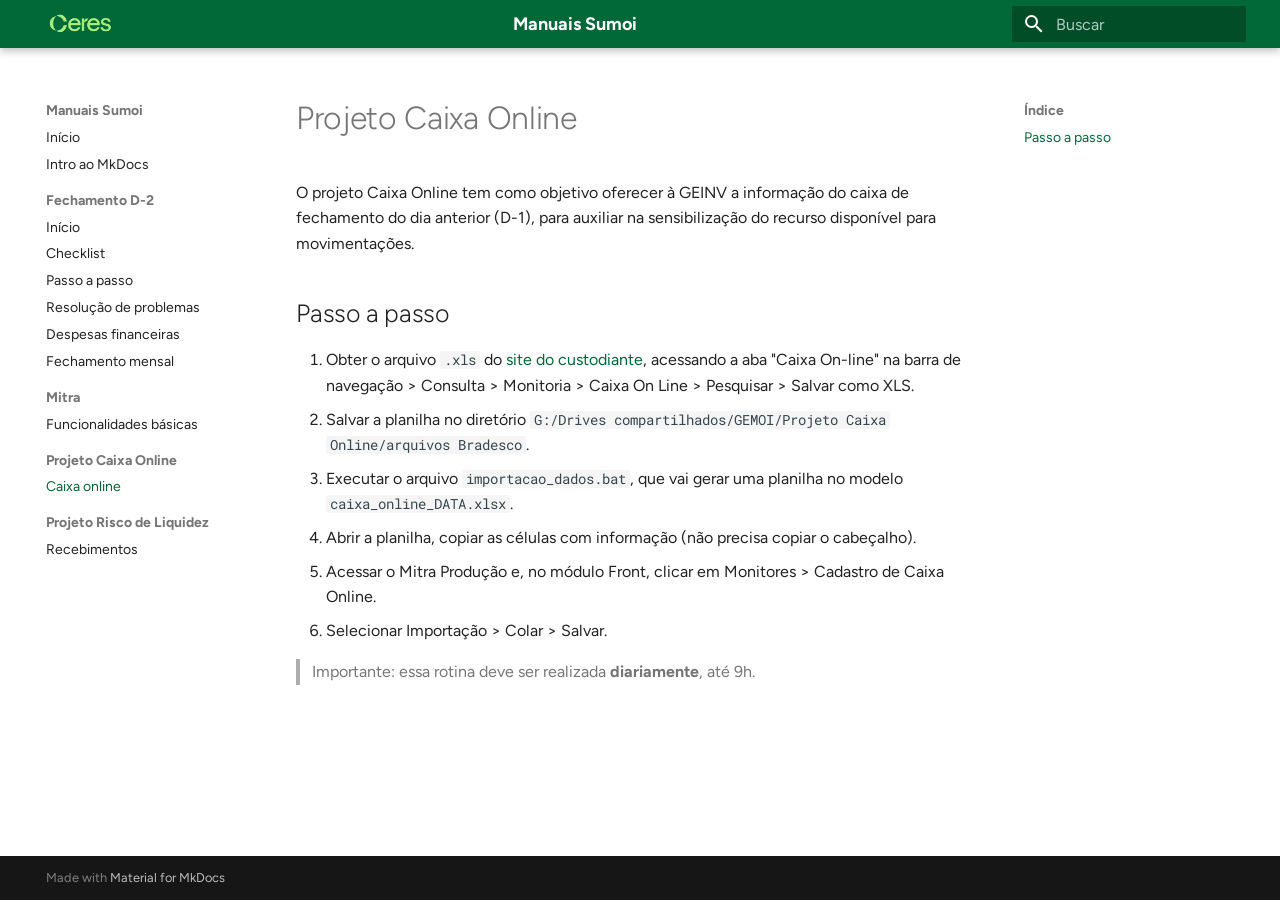
<file: proj_caixa/caixa_online/index.html>
<!doctype html>
<html lang="pt" class="no-js">
  <head>
    
      <meta charset="utf-8">
      <meta name="viewport" content="width=device-width,initial-scale=1">
      
      
      
      
        <link rel="prev" href="../../mitra/funcionalidades/">
      
      
        <link rel="next" href="../../risco_liquidez/recebimentos/">
      
      
        
      
      
      <link rel="icon" href="../../assets/images/favicon.png">
      <meta name="generator" content="mkdocs-1.6.1, mkdocs-material-9.8.2">
    
    
      
        <title>Caixa online - Manuais Sumoi</title>
      
    
    
      <link rel="stylesheet" href="../../assets/stylesheets/main.57a0d79d.min.css">
      
      


    
    
      
    
    
      
        
        
        <link rel="preconnect" href="https://fonts.gstatic.com" crossorigin>
        <link rel="stylesheet" href="https://fonts.googleapis.com/css?family=Figtree:300,300i,400,400i,700,700i%7CRoboto+Mono:400,400i,700,700i&display=fallback">
        <style>:root{--md-text-font:"Figtree";--md-code-font:"Roboto Mono"}</style>
      
    
    
      <link rel="stylesheet" href="../../stylesheets/extra.css">
    
    <script>__md_scope=new URL("../..",location),__md_hash=e=>[...e].reduce(((e,_)=>(e<<5)-e+_.charCodeAt(0)),0),__md_get=(e,_=localStorage,t=__md_scope)=>JSON.parse(_.getItem(t.pathname+"."+e)),__md_set=(e,_,t=localStorage,a=__md_scope)=>{try{t.setItem(a.pathname+"."+e,JSON.stringify(_))}catch(e){}}</script>
    
      

    
    
  </head>
  
  
    <body dir="ltr">
  
    
    <input class="md-toggle" data-md-toggle="drawer" type="checkbox" id="__drawer" autocomplete="off">
    <input class="md-toggle" data-md-toggle="search" type="checkbox" id="__search" autocomplete="off">
    <label class="md-overlay" for="__drawer"></label>
    <div data-md-component="skip">
      
        
        <a href="#projeto-caixa-online" class="md-skip">
          Pular para conteúdo
        </a>
      
    </div>
    <div data-md-component="announce">
      
    </div>
    
    
      

  

<header class="md-header md-header--shadow" data-md-component="header">
  <nav class="md-header__inner md-grid" aria-label="Cabeçalho">
    <a href="../.." title="Manuais Sumoi" class="md-header__button md-logo" aria-label="Manuais Sumoi" data-md-component="logo">
      
  <img src="../../imagens/ceres.png" alt="logo">

    </a>
    <label class="md-header__button md-icon" for="__drawer">
      
      <svg xmlns="http://www.w3.org/2000/svg" viewBox="0 0 24 24"><path d="M3 6h18v2H3zm0 5h18v2H3zm0 5h18v2H3z"/></svg>
    </label>
    <div class="md-header__title" data-md-component="header-title">
      <div class="md-header__ellipsis">
        <div class="md-header__topic">
          <span class="md-ellipsis">
            Manuais Sumoi
          </span>
        </div>
        <div class="md-header__topic" data-md-component="header-topic">
          <span class="md-ellipsis">
            
              Caixa online
            
          </span>
        </div>
      </div>
    </div>
    
    
      <script>var palette=__md_get("__palette");if(palette&&palette.color){if("(prefers-color-scheme)"===palette.color.media){var media=matchMedia("(prefers-color-scheme: light)"),input=document.querySelector(media.matches?"[data-md-color-media='(prefers-color-scheme: light)']":"[data-md-color-media='(prefers-color-scheme: dark)']");palette.color.media=input.getAttribute("data-md-color-media"),palette.color.scheme=input.getAttribute("data-md-color-scheme"),palette.color.primary=input.getAttribute("data-md-color-primary"),palette.color.accent=input.getAttribute("data-md-color-accent")}for(var[key,value]of Object.entries(palette.color))document.body.setAttribute("data-md-color-"+key,value)}</script>
    
    
    
      
      
        <label class="md-header__button md-icon" for="__search">
          
          <svg xmlns="http://www.w3.org/2000/svg" viewBox="0 0 24 24"><path d="M9.5 3A6.5 6.5 0 0 1 16 9.5c0 1.61-.59 3.09-1.56 4.23l.27.27h.79l5 5-1.5 1.5-5-5v-.79l-.27-.27A6.52 6.52 0 0 1 9.5 16 6.5 6.5 0 0 1 3 9.5 6.5 6.5 0 0 1 9.5 3m0 2C7 5 5 7 5 9.5S7 14 9.5 14 14 12 14 9.5 12 5 9.5 5"/></svg>
        </label>
        <div class="md-search" data-md-component="search" role="dialog">
  <label class="md-search__overlay" for="__search"></label>
  <div class="md-search__inner" role="search">
    <form class="md-search__form" name="search">
      <input type="text" class="md-search__input" name="query" aria-label="Buscar" placeholder="Buscar" autocapitalize="off" autocorrect="off" autocomplete="off" spellcheck="false" data-md-component="search-query" required>
      <label class="md-search__icon md-icon" for="__search">
        
        <svg xmlns="http://www.w3.org/2000/svg" viewBox="0 0 24 24"><path d="M9.5 3A6.5 6.5 0 0 1 16 9.5c0 1.61-.59 3.09-1.56 4.23l.27.27h.79l5 5-1.5 1.5-5-5v-.79l-.27-.27A6.52 6.52 0 0 1 9.5 16 6.5 6.5 0 0 1 3 9.5 6.5 6.5 0 0 1 9.5 3m0 2C7 5 5 7 5 9.5S7 14 9.5 14 14 12 14 9.5 12 5 9.5 5"/></svg>
        
        <svg xmlns="http://www.w3.org/2000/svg" viewBox="0 0 24 24"><path d="M20 11v2H8l5.5 5.5-1.42 1.42L4.16 12l7.92-7.92L13.5 5.5 8 11z"/></svg>
      </label>
      <nav class="md-search__options" aria-label="Pesquisar">
        
        <button type="reset" class="md-search__icon md-icon" title="Limpar" aria-label="Limpar" tabindex="-1">
          
          <svg xmlns="http://www.w3.org/2000/svg" viewBox="0 0 24 24"><path d="M19 6.41 17.59 5 12 10.59 6.41 5 5 6.41 10.59 12 5 17.59 6.41 19 12 13.41 17.59 19 19 17.59 13.41 12z"/></svg>
        </button>
      </nav>
      
    </form>
    <div class="md-search__output">
      <div class="md-search__scrollwrap" tabindex="0" data-md-scrollfix>
        <div class="md-search-result" data-md-component="search-result">
          <div class="md-search-result__meta">
            Inicializando busca
          </div>
          <ol class="md-search-result__list" role="presentation"></ol>
        </div>
      </div>
    </div>
  </div>
</div>
      
    
    
  </nav>
  
</header>
    
    <div class="md-container" data-md-component="container">
      
      
        
          
        
      
      <main class="md-main" data-md-component="main">
        <div class="md-main__inner md-grid">
          
            
              
              <div class="md-sidebar md-sidebar--primary" data-md-component="sidebar" data-md-type="navigation" >
                <div class="md-sidebar__scrollwrap">
                  <div class="md-sidebar__inner">
                    



<nav class="md-nav md-nav--primary" aria-label="Navegação" data-md-level="0">
  <label class="md-nav__title" for="__drawer">
    <a href="../.." title="Manuais Sumoi" class="md-nav__button md-logo" aria-label="Manuais Sumoi" data-md-component="logo">
      
  <img src="../../imagens/ceres.png" alt="logo">

    </a>
    Manuais Sumoi
  </label>
  
  <ul class="md-nav__list" data-md-scrollfix>
    
      
      
  
  
  
  
    <li class="md-nav__item">
      <a href="../.." class="md-nav__link">
        
  
  
  <span class="md-ellipsis">
    
  
    Início
  

    
  </span>
  
  

      </a>
    </li>
  

    
      
      
  
  
  
  
    <li class="md-nav__item">
      <a href="../../mkdocs/" class="md-nav__link">
        
  
  
  <span class="md-ellipsis">
    
  
    Intro ao MkDocs
  

    
  </span>
  
  

      </a>
    </li>
  

    
      
      
  
  
  
  
    
    
    
    
      
        
        
      
    
    
    <li class="md-nav__item md-nav__item--section md-nav__item--nested">
      
        
        
          
        
        <input class="md-nav__toggle md-toggle md-toggle--indeterminate" type="checkbox" id="__nav_3" >
        
          
          <label class="md-nav__link" for="__nav_3" id="__nav_3_label" tabindex="">
            
  
  
  <span class="md-ellipsis">
    
  
    Fechamento D-2
  

    
  </span>
  
  

            <span class="md-nav__icon md-icon"></span>
          </label>
        
        <nav class="md-nav" data-md-level="1" aria-labelledby="__nav_3_label" aria-expanded="false">
          <label class="md-nav__title" for="__nav_3">
            <span class="md-nav__icon md-icon"></span>
            
  
    Fechamento D-2
  

          </label>
          <ul class="md-nav__list" data-md-scrollfix>
            
              
                
  
  
  
  
    <li class="md-nav__item">
      <a href="../../fechamento/0_index_fechamento/" class="md-nav__link">
        
  
  
  <span class="md-ellipsis">
    
  
    Início
  

    
  </span>
  
  

      </a>
    </li>
  

              
            
              
                
  
  
  
  
    <li class="md-nav__item">
      <a href="../../fechamento/1_checklist/" class="md-nav__link">
        
  
  
  <span class="md-ellipsis">
    
  
    Checklist
  

    
  </span>
  
  

      </a>
    </li>
  

              
            
              
                
  
  
  
  
    <li class="md-nav__item">
      <a href="../../fechamento/2_manual/" class="md-nav__link">
        
  
  
  <span class="md-ellipsis">
    
  
    Passo a passo
  

    
  </span>
  
  

      </a>
    </li>
  

              
            
              
                
  
  
  
  
    <li class="md-nav__item">
      <a href="../../fechamento/3_problemas/" class="md-nav__link">
        
  
  
  <span class="md-ellipsis">
    
  
    Resolução de problemas
  

    
  </span>
  
  

      </a>
    </li>
  

              
            
              
                
  
  
  
  
    <li class="md-nav__item">
      <a href="../../fechamento/4_despesas_financeiras/" class="md-nav__link">
        
  
  
  <span class="md-ellipsis">
    
  
    Despesas financeiras
  

    
  </span>
  
  

      </a>
    </li>
  

              
            
              
                
  
  
  
  
    <li class="md-nav__item">
      <a href="../../fechamento/5_fechamento_mensal/" class="md-nav__link">
        
  
  
  <span class="md-ellipsis">
    
  
    Fechamento mensal
  

    
  </span>
  
  

      </a>
    </li>
  

              
            
          </ul>
        </nav>
      
    </li>
  

    
      
      
  
  
  
  
    
    
    
    
      
        
        
      
    
    
    <li class="md-nav__item md-nav__item--section md-nav__item--nested">
      
        
        
          
        
        <input class="md-nav__toggle md-toggle md-toggle--indeterminate" type="checkbox" id="__nav_4" >
        
          
          <label class="md-nav__link" for="__nav_4" id="__nav_4_label" tabindex="">
            
  
  
  <span class="md-ellipsis">
    
  
    Mitra
  

    
  </span>
  
  

            <span class="md-nav__icon md-icon"></span>
          </label>
        
        <nav class="md-nav" data-md-level="1" aria-labelledby="__nav_4_label" aria-expanded="false">
          <label class="md-nav__title" for="__nav_4">
            <span class="md-nav__icon md-icon"></span>
            
  
    Mitra
  

          </label>
          <ul class="md-nav__list" data-md-scrollfix>
            
              
                
  
  
  
  
    <li class="md-nav__item">
      <a href="../../mitra/funcionalidades/" class="md-nav__link">
        
  
  
  <span class="md-ellipsis">
    
  
    Funcionalidades básicas
  

    
  </span>
  
  

      </a>
    </li>
  

              
            
          </ul>
        </nav>
      
    </li>
  

    
      
      
  
  
    
  
  
  
    
    
    
    
      
        
        
      
    
    
    <li class="md-nav__item md-nav__item--active md-nav__item--section md-nav__item--nested">
      
        
        
        <input class="md-nav__toggle md-toggle " type="checkbox" id="__nav_5" checked>
        
          
          <label class="md-nav__link" for="__nav_5" id="__nav_5_label" tabindex="">
            
  
  
  <span class="md-ellipsis">
    
  
    Projeto Caixa Online
  

    
  </span>
  
  

            <span class="md-nav__icon md-icon"></span>
          </label>
        
        <nav class="md-nav" data-md-level="1" aria-labelledby="__nav_5_label" aria-expanded="true">
          <label class="md-nav__title" for="__nav_5">
            <span class="md-nav__icon md-icon"></span>
            
  
    Projeto Caixa Online
  

          </label>
          <ul class="md-nav__list" data-md-scrollfix>
            
              
                
  
  
    
  
  
  
    <li class="md-nav__item md-nav__item--active">
      
      <input class="md-nav__toggle md-toggle" type="checkbox" id="__toc">
      
      
        
      
      
        <label class="md-nav__link md-nav__link--active" for="__toc">
          
  
  
  <span class="md-ellipsis">
    
  
    Caixa online
  

    
  </span>
  
  

          <span class="md-nav__icon md-icon"></span>
        </label>
      
      <a href="./" class="md-nav__link md-nav__link--active">
        
  
  
  <span class="md-ellipsis">
    
  
    Caixa online
  

    
  </span>
  
  

      </a>
      
        

<nav class="md-nav md-nav--secondary" aria-label="Índice">
  
  
  
    
  
  
    <label class="md-nav__title" for="__toc">
      <span class="md-nav__icon md-icon"></span>
      Índice
    </label>
    <ul class="md-nav__list" data-md-component="toc" data-md-scrollfix>
      
        <li class="md-nav__item">
  <a href="#passo-a-passo" class="md-nav__link">
    <span class="md-ellipsis">
      
        Passo a passo
      
    </span>
  </a>
  
</li>
      
    </ul>
  
</nav>
      
    </li>
  

              
            
          </ul>
        </nav>
      
    </li>
  

    
      
      
  
  
  
  
    
    
    
    
      
        
        
      
    
    
    <li class="md-nav__item md-nav__item--section md-nav__item--nested">
      
        
        
          
        
        <input class="md-nav__toggle md-toggle md-toggle--indeterminate" type="checkbox" id="__nav_6" >
        
          
          <label class="md-nav__link" for="__nav_6" id="__nav_6_label" tabindex="">
            
  
  
  <span class="md-ellipsis">
    
  
    Projeto Risco de Liquidez
  

    
  </span>
  
  

            <span class="md-nav__icon md-icon"></span>
          </label>
        
        <nav class="md-nav" data-md-level="1" aria-labelledby="__nav_6_label" aria-expanded="false">
          <label class="md-nav__title" for="__nav_6">
            <span class="md-nav__icon md-icon"></span>
            
  
    Projeto Risco de Liquidez
  

          </label>
          <ul class="md-nav__list" data-md-scrollfix>
            
              
                
  
  
  
  
    <li class="md-nav__item">
      <a href="../../risco_liquidez/recebimentos/" class="md-nav__link">
        
  
  
  <span class="md-ellipsis">
    
  
    Recebimentos
  

    
  </span>
  
  

      </a>
    </li>
  

              
            
          </ul>
        </nav>
      
    </li>
  

    
  </ul>
</nav>
                  </div>
                </div>
              </div>
            
            
              
              <div class="md-sidebar md-sidebar--secondary" data-md-component="sidebar" data-md-type="toc" >
                <div class="md-sidebar__scrollwrap">
                  <div class="md-sidebar__inner">
                    

<nav class="md-nav md-nav--secondary" aria-label="Índice">
  
  
  
    
  
  
    <label class="md-nav__title" for="__toc">
      <span class="md-nav__icon md-icon"></span>
      Índice
    </label>
    <ul class="md-nav__list" data-md-component="toc" data-md-scrollfix>
      
        <li class="md-nav__item">
  <a href="#passo-a-passo" class="md-nav__link">
    <span class="md-ellipsis">
      
        Passo a passo
      
    </span>
  </a>
  
</li>
      
    </ul>
  
</nav>
                  </div>
                </div>
              </div>
            
          
          
            <div class="md-content" data-md-component="content">
              
              <article class="md-content__inner md-typeset">
                
                  



<h1 id="projeto-caixa-online">Projeto Caixa Online</h1>
<p>O projeto Caixa Online tem como objetivo oferecer à GEINV a informação do caixa de fechamento do dia anterior (D-1), para auxiliar na sensibilização do recurso disponível para movimentações.</p>
<h2 id="passo-a-passo">Passo a passo</h2>
<ol>
<li>Obter o arquivo <code>.xls</code> do <a href="https://bc2.custodia.bradesco/calilogin/login.jsf?lang=1">site do custodiante</a>, acessando a aba "Caixa On-line" na barra de navegação &gt; Consulta &gt; Monitoria &gt; Caixa On Line &gt; Pesquisar &gt; Salvar como XLS.</li>
<li>Salvar a planilha no diretório <code>G:/Drives compartilhados/GEMOI/Projeto Caixa Online/arquivos Bradesco</code>.</li>
<li>Executar o arquivo <code>importacao_dados.bat</code>, que vai gerar uma planilha no modelo <code>caixa_online_DATA.xlsx</code>.</li>
<li>Abrir a planilha, copiar as células com informação (não precisa copiar o cabeçalho).</li>
<li>Acessar o Mitra Produção e, no módulo Front, clicar em Monitores &gt; Cadastro de Caixa Online.</li>
<li>Selecionar Importação &gt; Colar &gt; Salvar.</li>
</ol>
<blockquote>
<p>Importante: essa rotina deve ser realizada <strong>diariamente</strong>, até 9h.</p>
</blockquote>












                
              </article>
            </div>
          
          
<script>var target=document.getElementById(location.hash.slice(1));target&&target.name&&(target.checked=target.name.startsWith("__tabbed_"))</script>
        </div>
        
      </main>
      
        <footer class="md-footer">
  
  <div class="md-footer-meta md-typeset">
    <div class="md-footer-meta__inner md-grid">
      <div class="md-copyright">
  
  
    Made with
    <a href="https://squidfunk.github.io/mkdocs-material/" target="_blank" rel="noopener">
      Material for MkDocs
    </a>
  
</div>
      
    </div>
  </div>
</footer>
      
    </div>
    <div class="md-dialog" data-md-component="dialog">
      <div class="md-dialog__inner md-typeset"></div>
    </div>
    
    
    
      
      
      <script id="__config" type="application/json">{"annotate": null, "base": "../..", "features": ["navigation.sections", "navigation.expand", "toc.follow"], "search": "../../assets/javascripts/workers/search.a7633da7.min.js", "tags": null, "translations": {"clipboard.copied": "Copiado para \u00e1rea de transfer\u00eancia", "clipboard.copy": "Copiar para \u00e1rea de transfer\u00eancia", "search.result.more.one": "mais 1 nesta p\u00e1gina", "search.result.more.other": "# mais nesta p\u00e1gina", "search.result.none": "Nenhum documento encontrado", "search.result.one": "1 documento encontrado", "search.result.other": "# documentos encontrados", "search.result.placeholder": "Digite para iniciar a busca", "search.result.term.missing": "Ausente", "select.version": "Selecione a vers\u00e3o"}, "version": null}</script>
    
    
      <script src="../../assets/javascripts/bundle.a5f9d56c.min.js"></script>
      
    
  </body>
</html>
</file>
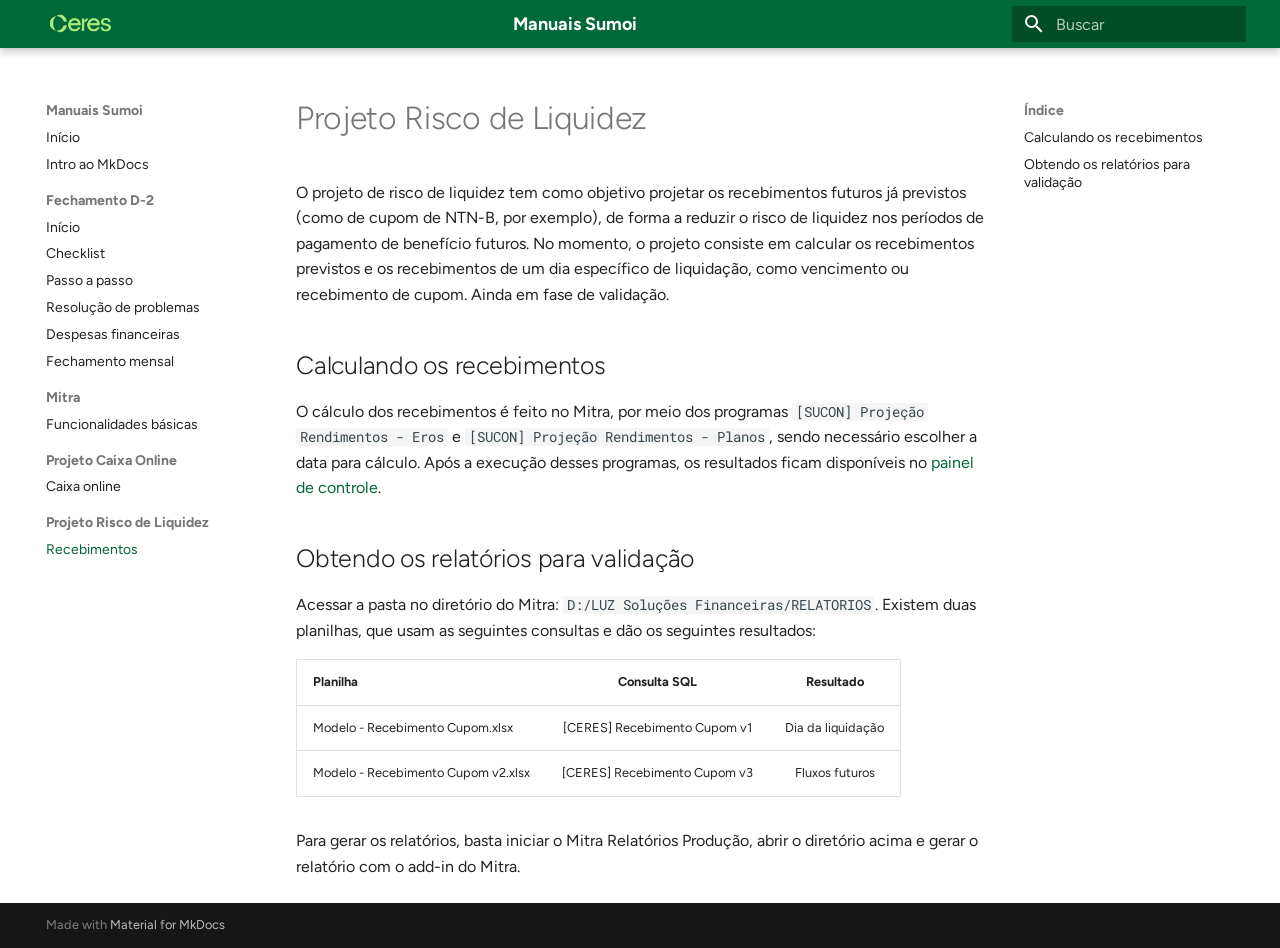
<file: risco_liquidez/recebimentos/index.html>
<!doctype html>
<html lang="pt" class="no-js">
  <head>
    
      <meta charset="utf-8">
      <meta name="viewport" content="width=device-width,initial-scale=1">
      
      
      
      
        <link rel="prev" href="../../proj_caixa/caixa_online/">
      
      
      
        
      
      
      <link rel="icon" href="../../assets/images/favicon.png">
      <meta name="generator" content="mkdocs-1.6.1, mkdocs-material-9.8.2">
    
    
      
        <title>Recebimentos - Manuais Sumoi</title>
      
    
    
      <link rel="stylesheet" href="../../assets/stylesheets/main.57a0d79d.min.css">
      
      


    
    
      
    
    
      
        
        
        <link rel="preconnect" href="https://fonts.gstatic.com" crossorigin>
        <link rel="stylesheet" href="https://fonts.googleapis.com/css?family=Figtree:300,300i,400,400i,700,700i%7CRoboto+Mono:400,400i,700,700i&display=fallback">
        <style>:root{--md-text-font:"Figtree";--md-code-font:"Roboto Mono"}</style>
      
    
    
      <link rel="stylesheet" href="../../stylesheets/extra.css">
    
    <script>__md_scope=new URL("../..",location),__md_hash=e=>[...e].reduce(((e,_)=>(e<<5)-e+_.charCodeAt(0)),0),__md_get=(e,_=localStorage,t=__md_scope)=>JSON.parse(_.getItem(t.pathname+"."+e)),__md_set=(e,_,t=localStorage,a=__md_scope)=>{try{t.setItem(a.pathname+"."+e,JSON.stringify(_))}catch(e){}}</script>
    
      

    
    
  </head>
  
  
    <body dir="ltr">
  
    
    <input class="md-toggle" data-md-toggle="drawer" type="checkbox" id="__drawer" autocomplete="off">
    <input class="md-toggle" data-md-toggle="search" type="checkbox" id="__search" autocomplete="off">
    <label class="md-overlay" for="__drawer"></label>
    <div data-md-component="skip">
      
        
        <a href="#projeto-risco-de-liquidez" class="md-skip">
          Pular para conteúdo
        </a>
      
    </div>
    <div data-md-component="announce">
      
    </div>
    
    
      

  

<header class="md-header md-header--shadow" data-md-component="header">
  <nav class="md-header__inner md-grid" aria-label="Cabeçalho">
    <a href="../.." title="Manuais Sumoi" class="md-header__button md-logo" aria-label="Manuais Sumoi" data-md-component="logo">
      
  <img src="../../imagens/ceres.png" alt="logo">

    </a>
    <label class="md-header__button md-icon" for="__drawer">
      
      <svg xmlns="http://www.w3.org/2000/svg" viewBox="0 0 24 24"><path d="M3 6h18v2H3zm0 5h18v2H3zm0 5h18v2H3z"/></svg>
    </label>
    <div class="md-header__title" data-md-component="header-title">
      <div class="md-header__ellipsis">
        <div class="md-header__topic">
          <span class="md-ellipsis">
            Manuais Sumoi
          </span>
        </div>
        <div class="md-header__topic" data-md-component="header-topic">
          <span class="md-ellipsis">
            
              Recebimentos
            
          </span>
        </div>
      </div>
    </div>
    
    
      <script>var palette=__md_get("__palette");if(palette&&palette.color){if("(prefers-color-scheme)"===palette.color.media){var media=matchMedia("(prefers-color-scheme: light)"),input=document.querySelector(media.matches?"[data-md-color-media='(prefers-color-scheme: light)']":"[data-md-color-media='(prefers-color-scheme: dark)']");palette.color.media=input.getAttribute("data-md-color-media"),palette.color.scheme=input.getAttribute("data-md-color-scheme"),palette.color.primary=input.getAttribute("data-md-color-primary"),palette.color.accent=input.getAttribute("data-md-color-accent")}for(var[key,value]of Object.entries(palette.color))document.body.setAttribute("data-md-color-"+key,value)}</script>
    
    
    
      
      
        <label class="md-header__button md-icon" for="__search">
          
          <svg xmlns="http://www.w3.org/2000/svg" viewBox="0 0 24 24"><path d="M9.5 3A6.5 6.5 0 0 1 16 9.5c0 1.61-.59 3.09-1.56 4.23l.27.27h.79l5 5-1.5 1.5-5-5v-.79l-.27-.27A6.52 6.52 0 0 1 9.5 16 6.5 6.5 0 0 1 3 9.5 6.5 6.5 0 0 1 9.5 3m0 2C7 5 5 7 5 9.5S7 14 9.5 14 14 12 14 9.5 12 5 9.5 5"/></svg>
        </label>
        <div class="md-search" data-md-component="search" role="dialog">
  <label class="md-search__overlay" for="__search"></label>
  <div class="md-search__inner" role="search">
    <form class="md-search__form" name="search">
      <input type="text" class="md-search__input" name="query" aria-label="Buscar" placeholder="Buscar" autocapitalize="off" autocorrect="off" autocomplete="off" spellcheck="false" data-md-component="search-query" required>
      <label class="md-search__icon md-icon" for="__search">
        
        <svg xmlns="http://www.w3.org/2000/svg" viewBox="0 0 24 24"><path d="M9.5 3A6.5 6.5 0 0 1 16 9.5c0 1.61-.59 3.09-1.56 4.23l.27.27h.79l5 5-1.5 1.5-5-5v-.79l-.27-.27A6.52 6.52 0 0 1 9.5 16 6.5 6.5 0 0 1 3 9.5 6.5 6.5 0 0 1 9.5 3m0 2C7 5 5 7 5 9.5S7 14 9.5 14 14 12 14 9.5 12 5 9.5 5"/></svg>
        
        <svg xmlns="http://www.w3.org/2000/svg" viewBox="0 0 24 24"><path d="M20 11v2H8l5.5 5.5-1.42 1.42L4.16 12l7.92-7.92L13.5 5.5 8 11z"/></svg>
      </label>
      <nav class="md-search__options" aria-label="Pesquisar">
        
        <button type="reset" class="md-search__icon md-icon" title="Limpar" aria-label="Limpar" tabindex="-1">
          
          <svg xmlns="http://www.w3.org/2000/svg" viewBox="0 0 24 24"><path d="M19 6.41 17.59 5 12 10.59 6.41 5 5 6.41 10.59 12 5 17.59 6.41 19 12 13.41 17.59 19 19 17.59 13.41 12z"/></svg>
        </button>
      </nav>
      
    </form>
    <div class="md-search__output">
      <div class="md-search__scrollwrap" tabindex="0" data-md-scrollfix>
        <div class="md-search-result" data-md-component="search-result">
          <div class="md-search-result__meta">
            Inicializando busca
          </div>
          <ol class="md-search-result__list" role="presentation"></ol>
        </div>
      </div>
    </div>
  </div>
</div>
      
    
    
  </nav>
  
</header>
    
    <div class="md-container" data-md-component="container">
      
      
        
          
        
      
      <main class="md-main" data-md-component="main">
        <div class="md-main__inner md-grid">
          
            
              
              <div class="md-sidebar md-sidebar--primary" data-md-component="sidebar" data-md-type="navigation" >
                <div class="md-sidebar__scrollwrap">
                  <div class="md-sidebar__inner">
                    



<nav class="md-nav md-nav--primary" aria-label="Navegação" data-md-level="0">
  <label class="md-nav__title" for="__drawer">
    <a href="../.." title="Manuais Sumoi" class="md-nav__button md-logo" aria-label="Manuais Sumoi" data-md-component="logo">
      
  <img src="../../imagens/ceres.png" alt="logo">

    </a>
    Manuais Sumoi
  </label>
  
  <ul class="md-nav__list" data-md-scrollfix>
    
      
      
  
  
  
  
    <li class="md-nav__item">
      <a href="../.." class="md-nav__link">
        
  
  
  <span class="md-ellipsis">
    
  
    Início
  

    
  </span>
  
  

      </a>
    </li>
  

    
      
      
  
  
  
  
    <li class="md-nav__item">
      <a href="../../mkdocs/" class="md-nav__link">
        
  
  
  <span class="md-ellipsis">
    
  
    Intro ao MkDocs
  

    
  </span>
  
  

      </a>
    </li>
  

    
      
      
  
  
  
  
    
    
    
    
      
        
        
      
    
    
    <li class="md-nav__item md-nav__item--section md-nav__item--nested">
      
        
        
          
        
        <input class="md-nav__toggle md-toggle md-toggle--indeterminate" type="checkbox" id="__nav_3" >
        
          
          <label class="md-nav__link" for="__nav_3" id="__nav_3_label" tabindex="">
            
  
  
  <span class="md-ellipsis">
    
  
    Fechamento D-2
  

    
  </span>
  
  

            <span class="md-nav__icon md-icon"></span>
          </label>
        
        <nav class="md-nav" data-md-level="1" aria-labelledby="__nav_3_label" aria-expanded="false">
          <label class="md-nav__title" for="__nav_3">
            <span class="md-nav__icon md-icon"></span>
            
  
    Fechamento D-2
  

          </label>
          <ul class="md-nav__list" data-md-scrollfix>
            
              
                
  
  
  
  
    <li class="md-nav__item">
      <a href="../../fechamento/0_index_fechamento/" class="md-nav__link">
        
  
  
  <span class="md-ellipsis">
    
  
    Início
  

    
  </span>
  
  

      </a>
    </li>
  

              
            
              
                
  
  
  
  
    <li class="md-nav__item">
      <a href="../../fechamento/1_checklist/" class="md-nav__link">
        
  
  
  <span class="md-ellipsis">
    
  
    Checklist
  

    
  </span>
  
  

      </a>
    </li>
  

              
            
              
                
  
  
  
  
    <li class="md-nav__item">
      <a href="../../fechamento/2_manual/" class="md-nav__link">
        
  
  
  <span class="md-ellipsis">
    
  
    Passo a passo
  

    
  </span>
  
  

      </a>
    </li>
  

              
            
              
                
  
  
  
  
    <li class="md-nav__item">
      <a href="../../fechamento/3_problemas/" class="md-nav__link">
        
  
  
  <span class="md-ellipsis">
    
  
    Resolução de problemas
  

    
  </span>
  
  

      </a>
    </li>
  

              
            
              
                
  
  
  
  
    <li class="md-nav__item">
      <a href="../../fechamento/4_despesas_financeiras/" class="md-nav__link">
        
  
  
  <span class="md-ellipsis">
    
  
    Despesas financeiras
  

    
  </span>
  
  

      </a>
    </li>
  

              
            
              
                
  
  
  
  
    <li class="md-nav__item">
      <a href="../../fechamento/5_fechamento_mensal/" class="md-nav__link">
        
  
  
  <span class="md-ellipsis">
    
  
    Fechamento mensal
  

    
  </span>
  
  

      </a>
    </li>
  

              
            
          </ul>
        </nav>
      
    </li>
  

    
      
      
  
  
  
  
    
    
    
    
      
        
        
      
    
    
    <li class="md-nav__item md-nav__item--section md-nav__item--nested">
      
        
        
          
        
        <input class="md-nav__toggle md-toggle md-toggle--indeterminate" type="checkbox" id="__nav_4" >
        
          
          <label class="md-nav__link" for="__nav_4" id="__nav_4_label" tabindex="">
            
  
  
  <span class="md-ellipsis">
    
  
    Mitra
  

    
  </span>
  
  

            <span class="md-nav__icon md-icon"></span>
          </label>
        
        <nav class="md-nav" data-md-level="1" aria-labelledby="__nav_4_label" aria-expanded="false">
          <label class="md-nav__title" for="__nav_4">
            <span class="md-nav__icon md-icon"></span>
            
  
    Mitra
  

          </label>
          <ul class="md-nav__list" data-md-scrollfix>
            
              
                
  
  
  
  
    <li class="md-nav__item">
      <a href="../../mitra/funcionalidades/" class="md-nav__link">
        
  
  
  <span class="md-ellipsis">
    
  
    Funcionalidades básicas
  

    
  </span>
  
  

      </a>
    </li>
  

              
            
          </ul>
        </nav>
      
    </li>
  

    
      
      
  
  
  
  
    
    
    
    
      
        
        
      
    
    
    <li class="md-nav__item md-nav__item--section md-nav__item--nested">
      
        
        
          
        
        <input class="md-nav__toggle md-toggle md-toggle--indeterminate" type="checkbox" id="__nav_5" >
        
          
          <label class="md-nav__link" for="__nav_5" id="__nav_5_label" tabindex="">
            
  
  
  <span class="md-ellipsis">
    
  
    Projeto Caixa Online
  

    
  </span>
  
  

            <span class="md-nav__icon md-icon"></span>
          </label>
        
        <nav class="md-nav" data-md-level="1" aria-labelledby="__nav_5_label" aria-expanded="false">
          <label class="md-nav__title" for="__nav_5">
            <span class="md-nav__icon md-icon"></span>
            
  
    Projeto Caixa Online
  

          </label>
          <ul class="md-nav__list" data-md-scrollfix>
            
              
                
  
  
  
  
    <li class="md-nav__item">
      <a href="../../proj_caixa/caixa_online/" class="md-nav__link">
        
  
  
  <span class="md-ellipsis">
    
  
    Caixa online
  

    
  </span>
  
  

      </a>
    </li>
  

              
            
          </ul>
        </nav>
      
    </li>
  

    
      
      
  
  
    
  
  
  
    
    
    
    
      
        
        
      
    
    
    <li class="md-nav__item md-nav__item--active md-nav__item--section md-nav__item--nested">
      
        
        
        <input class="md-nav__toggle md-toggle " type="checkbox" id="__nav_6" checked>
        
          
          <label class="md-nav__link" for="__nav_6" id="__nav_6_label" tabindex="">
            
  
  
  <span class="md-ellipsis">
    
  
    Projeto Risco de Liquidez
  

    
  </span>
  
  

            <span class="md-nav__icon md-icon"></span>
          </label>
        
        <nav class="md-nav" data-md-level="1" aria-labelledby="__nav_6_label" aria-expanded="true">
          <label class="md-nav__title" for="__nav_6">
            <span class="md-nav__icon md-icon"></span>
            
  
    Projeto Risco de Liquidez
  

          </label>
          <ul class="md-nav__list" data-md-scrollfix>
            
              
                
  
  
    
  
  
  
    <li class="md-nav__item md-nav__item--active">
      
      <input class="md-nav__toggle md-toggle" type="checkbox" id="__toc">
      
      
        
      
      
        <label class="md-nav__link md-nav__link--active" for="__toc">
          
  
  
  <span class="md-ellipsis">
    
  
    Recebimentos
  

    
  </span>
  
  

          <span class="md-nav__icon md-icon"></span>
        </label>
      
      <a href="./" class="md-nav__link md-nav__link--active">
        
  
  
  <span class="md-ellipsis">
    
  
    Recebimentos
  

    
  </span>
  
  

      </a>
      
        

<nav class="md-nav md-nav--secondary" aria-label="Índice">
  
  
  
    
  
  
    <label class="md-nav__title" for="__toc">
      <span class="md-nav__icon md-icon"></span>
      Índice
    </label>
    <ul class="md-nav__list" data-md-component="toc" data-md-scrollfix>
      
        <li class="md-nav__item">
  <a href="#calculando-os-recebimentos" class="md-nav__link">
    <span class="md-ellipsis">
      
        Calculando os recebimentos
      
    </span>
  </a>
  
</li>
      
        <li class="md-nav__item">
  <a href="#obtendo-os-relatorios-para-validacao" class="md-nav__link">
    <span class="md-ellipsis">
      
        Obtendo os relatórios para validação
      
    </span>
  </a>
  
</li>
      
    </ul>
  
</nav>
      
    </li>
  

              
            
          </ul>
        </nav>
      
    </li>
  

    
  </ul>
</nav>
                  </div>
                </div>
              </div>
            
            
              
              <div class="md-sidebar md-sidebar--secondary" data-md-component="sidebar" data-md-type="toc" >
                <div class="md-sidebar__scrollwrap">
                  <div class="md-sidebar__inner">
                    

<nav class="md-nav md-nav--secondary" aria-label="Índice">
  
  
  
    
  
  
    <label class="md-nav__title" for="__toc">
      <span class="md-nav__icon md-icon"></span>
      Índice
    </label>
    <ul class="md-nav__list" data-md-component="toc" data-md-scrollfix>
      
        <li class="md-nav__item">
  <a href="#calculando-os-recebimentos" class="md-nav__link">
    <span class="md-ellipsis">
      
        Calculando os recebimentos
      
    </span>
  </a>
  
</li>
      
        <li class="md-nav__item">
  <a href="#obtendo-os-relatorios-para-validacao" class="md-nav__link">
    <span class="md-ellipsis">
      
        Obtendo os relatórios para validação
      
    </span>
  </a>
  
</li>
      
    </ul>
  
</nav>
                  </div>
                </div>
              </div>
            
          
          
            <div class="md-content" data-md-component="content">
              
              <article class="md-content__inner md-typeset">
                
                  



<h1 id="projeto-risco-de-liquidez">Projeto Risco de Liquidez</h1>
<p>O projeto de risco de liquidez tem como objetivo projetar os recebimentos futuros já previstos (como de cupom de NTN-B, por exemplo), de forma a reduzir o risco de liquidez nos períodos de pagamento de benefício futuros. No momento, o projeto consiste em calcular os recebimentos previstos e os recebimentos de um dia específico de liquidação, como vencimento ou recebimento de cupom. Ainda em fase de validação.</p>
<h2 id="calculando-os-recebimentos">Calculando os recebimentos</h2>
<p>O cálculo dos recebimentos é feito no Mitra, por meio dos programas <code>[SUCON] Projeção Rendimentos - Eros</code> e <code>[SUCON] Projeção Rendimentos - Planos</code>, sendo necessário escolher a data para cálculo. Após a execução desses programas, os resultados ficam disponíveis no <a href="https://controle.ceres.org.br/">painel de controle</a>.</p>
<h2 id="obtendo-os-relatorios-para-validacao">Obtendo os relatórios para validação</h2>
<p>Acessar a pasta no diretório do Mitra: <code>D:/LUZ Soluções Financeiras/RELATORIOS</code>. Existem duas planilhas, que usam as seguintes consultas e dão os seguintes resultados:</p>
<table>
<thead>
<tr>
<th>Planilha</th>
<th style="text-align: center;">Consulta SQL</th>
<th style="text-align: center;">Resultado</th>
</tr>
</thead>
<tbody>
<tr>
<td>Modelo - Recebimento Cupom.xlsx</td>
<td style="text-align: center;">[CERES] Recebimento Cupom v1</td>
<td style="text-align: center;">Dia da liquidação</td>
</tr>
<tr>
<td>Modelo - Recebimento Cupom v2.xlsx</td>
<td style="text-align: center;">[CERES] Recebimento Cupom v3</td>
<td style="text-align: center;">Fluxos futuros</td>
</tr>
</tbody>
</table>
<p>Para gerar os relatórios, basta iniciar o Mitra Relatórios Produção, abrir o diretório acima e gerar o relatório com o add-in do Mitra.</p>












                
              </article>
            </div>
          
          
<script>var target=document.getElementById(location.hash.slice(1));target&&target.name&&(target.checked=target.name.startsWith("__tabbed_"))</script>
        </div>
        
      </main>
      
        <footer class="md-footer">
  
  <div class="md-footer-meta md-typeset">
    <div class="md-footer-meta__inner md-grid">
      <div class="md-copyright">
  
  
    Made with
    <a href="https://squidfunk.github.io/mkdocs-material/" target="_blank" rel="noopener">
      Material for MkDocs
    </a>
  
</div>
      
    </div>
  </div>
</footer>
      
    </div>
    <div class="md-dialog" data-md-component="dialog">
      <div class="md-dialog__inner md-typeset"></div>
    </div>
    
    
    
      
      
      <script id="__config" type="application/json">{"annotate": null, "base": "../..", "features": ["navigation.sections", "navigation.expand", "toc.follow"], "search": "../../assets/javascripts/workers/search.a7633da7.min.js", "tags": null, "translations": {"clipboard.copied": "Copiado para \u00e1rea de transfer\u00eancia", "clipboard.copy": "Copiar para \u00e1rea de transfer\u00eancia", "search.result.more.one": "mais 1 nesta p\u00e1gina", "search.result.more.other": "# mais nesta p\u00e1gina", "search.result.none": "Nenhum documento encontrado", "search.result.one": "1 documento encontrado", "search.result.other": "# documentos encontrados", "search.result.placeholder": "Digite para iniciar a busca", "search.result.term.missing": "Ausente", "select.version": "Selecione a vers\u00e3o"}, "version": null}</script>
    
    
      <script src="../../assets/javascripts/bundle.a5f9d56c.min.js"></script>
      
    
  </body>
</html>
</file>
<file: stylesheets/extra.css>
:root {
    --md-primary-fg-color: #016837;
    --md-primary-fg-color--light: #a8ec7d;
    --md-primary-fg-color--dark: #0b2f13;
    --md-accent-fg-color: #2dc25f;
}

.md-header__title{
    margin-left: 0;
    flex-grow: 1;
}

.md-header__topic{
    width: 100%;
    justify-content: center;
    text-align: center;
}
</file>
<file: assets/stylesheets/main.57a0d79d.min.css>
@charset "UTF-8";html{box-sizing:border-box;-webkit-text-size-adjust:none;-moz-text-size-adjust:none;text-size-adjust:none}*,:after,:before{box-sizing:inherit}@media(prefers-reduced-motion){*,:after,:before{transition:none!important}}body{margin:0;-webkit-font-smoothing:antialiased;-moz-osx-font-smoothing:grayscale;--md-text-font-family:var(--md-text-font, _),
    -apple-system, BlinkMacSystemFont, Helvetica, Arial, sans-serif;--md-code-font-family:var(--md-code-font, _),
    SFMono-Regular, Consolas, Menlo, monospace}.md-typeset code:not(.focus-visible),a,button,input,label{-webkit-tap-highlight-color:transparent}a{color:inherit;text-decoration:none}hr{box-sizing:initial;display:block;height:.05rem;padding:0;overflow:visible;border:0}small{font-size:80%}sub,sup{line-height:1em}img{border-style:none}table{border-spacing:0;border-collapse:initial}td,th{font-weight:400;vertical-align:top}button{padding:0;margin:0;font-family:inherit;font-size:inherit;background:#0000;border:0}input{border:0;outline:none}:root{--md-primary-fg-color:#4051b5;--md-primary-fg-color--light:#5d6cc0;--md-primary-fg-color--dark:#303fa1;--md-primary-bg-color:#fff;--md-primary-bg-color--light:#ffffffb3;--md-accent-fg-color:#526cfe;--md-accent-fg-color--transparent:#526cfe1a;--md-accent-bg-color:#fff;--md-accent-bg-color--light:#ffffffb3;--md-typeset-table-sort-icon:url("data:image/svg+xml;charset=utf-8,<svg xmlns='http://www.w3.org/2000/svg' viewBox='0 0 24 24'><path d='m18 21-4-4h3V7h-3l4-4 4 4h-3v10h3M2 19v-2h10v2M2 13v-2h7v2M2 7V5h4v2z'/></svg>");--md-typeset-table-sort-icon--asc:url("data:image/svg+xml;charset=utf-8,<svg xmlns='http://www.w3.org/2000/svg' viewBox='0 0 24 24'><path d='M19 17h3l-4 4-4-4h3V3h2M2 17h10v2H2M6 5v2H2V5m0 6h7v2H2z'/></svg>");--md-typeset-table-sort-icon--desc:url("data:image/svg+xml;charset=utf-8,<svg xmlns='http://www.w3.org/2000/svg' viewBox='0 0 24 24'><path d='M19 7h3l-4-4-4 4h3v14h2M2 17h10v2H2M6 5v2H2V5m0 6h7v2H2z'/></svg>")}[data-md-color-scheme=default]{color-scheme:light}[data-md-color-scheme=default] img[src$="#gh-dark-mode-only"],[data-md-color-scheme=default] img[src$="#only-dark"]{display:none}:root,[data-md-color-scheme=default]{--md-hue:225deg;--md-default-fg-color:#000000de;--md-default-fg-color--light:#0000008a;--md-default-fg-color--lighter:#00000052;--md-default-fg-color--lightest:#00000012;--md-default-bg-color:#fff;--md-default-bg-color--light:#ffffffb3;--md-default-bg-color--lighter:#ffffff4d;--md-default-bg-color--lightest:#ffffff1f;--md-code-fg-color:#36464e;--md-code-bg-color:#f5f5f5;--md-code-bg-color--light:#f5f5f5b3;--md-code-bg-color--lighter:#f5f5f54d;--md-code-hl-color:#4287ff;--md-code-hl-color--light:#4287ff1a;--md-code-hl-number-color:#d52a2a;--md-code-hl-special-color:#db1457;--md-code-hl-function-color:#a846b9;--md-code-hl-constant-color:#6e59d9;--md-code-hl-keyword-color:#3f6ec6;--md-code-hl-string-color:#1c7d4d;--md-code-hl-name-color:var(--md-code-fg-color);--md-code-hl-operator-color:var(--md-default-fg-color--light);--md-code-hl-punctuation-color:var(--md-default-fg-color--light);--md-code-hl-comment-color:var(--md-default-fg-color--light);--md-code-hl-generic-color:var(--md-default-fg-color--light);--md-code-hl-variable-color:var(--md-default-fg-color--light);--md-typeset-color:var(--md-default-fg-color);--md-typeset-a-color:var(--md-primary-fg-color);--md-typeset-del-color:#f5503d26;--md-typeset-ins-color:#0bd57026;--md-typeset-kbd-color:#fafafa;--md-typeset-kbd-accent-color:#fff;--md-typeset-kbd-border-color:#b8b8b8;--md-typeset-mark-color:#ffff0080;--md-typeset-table-color:#0000001f;--md-typeset-table-color--light:#00000009;--md-admonition-fg-color:var(--md-default-fg-color);--md-admonition-bg-color:var(--md-default-bg-color);--md-warning-fg-color:#000000de;--md-warning-bg-color:#ff9;--md-footer-fg-color:#fff;--md-footer-fg-color--light:#ffffffb3;--md-footer-fg-color--lighter:#ffffff73;--md-footer-bg-color:#000000de;--md-footer-bg-color--dark:#00000052;--md-shadow-z1:0 0.2rem 0.5rem #0000000d,
    0 0 0.05rem #0000001a;--md-shadow-z2:0 0.2rem 0.5rem #0000001a,
    0 0 0.05rem #00000040;--md-shadow-z3:0 0.2rem 0.5rem #0003,
    0 0 0.05rem #00000059}.md-icon svg{display:block;width:1.2rem;height:1.2rem;fill:currentcolor}aside,body,input{font-family:var(--md-text-font-family);font-feature-settings:"kern","liga";color:var(--md-typeset-color)}code,kbd,pre{font-family:var(--md-code-font-family);font-feature-settings:"kern"}.md-typeset{font-size:.8rem;line-height:1.6;overflow-wrap:break-word;-webkit-print-color-adjust:exact;color-adjust:exact}@media print{.md-typeset{font-size:.68rem}.md-typeset code,.md-typeset kbd,.md-typeset pre{white-space:pre-wrap}}.md-typeset blockquote,.md-typeset dl,.md-typeset figure,.md-typeset ol,.md-typeset pre,.md-typeset ul{margin-top:1em;margin-bottom:1em}.md-typeset h1{margin:0 0 1.25em;font-size:2em;line-height:1.3;color:var(--md-default-fg-color--light)}.md-typeset h1,.md-typeset h2{font-weight:300;letter-spacing:-.01em}.md-typeset h2{margin:1.6em 0 .64em;font-size:1.5625em;line-height:1.4}.md-typeset h3{margin:1.6em 0 .8em;font-size:1.25em;font-weight:400;line-height:1.5;letter-spacing:-.01em}.md-typeset h2+h3{margin-top:.8em}.md-typeset h4{margin:1em 0;font-weight:700;letter-spacing:-.01em}.md-typeset h5,.md-typeset h6{margin:1.25em 0;font-size:.8em;font-weight:700;color:var(--md-default-fg-color--light);letter-spacing:-.01em}.md-typeset h5{text-transform:uppercase}.md-typeset h5 code{text-transform:none}.md-typeset hr{display:flow-root;margin:1.5em 0;border-bottom:.05rem solid var(--md-default-fg-color--lightest)}.md-typeset a{color:var(--md-typeset-a-color);word-break:break-word}.md-typeset a,.md-typeset a:before{transition:color 125ms}.md-typeset a:focus,.md-typeset a:hover{color:var(--md-accent-fg-color)}.md-typeset a:focus code,.md-typeset a:hover code{color:var(--md-accent-fg-color);background-color:var(--md-accent-fg-color--transparent)}.md-typeset a code{color:var(--md-typeset-a-color)}.md-typeset a.focus-visible{outline-color:var(--md-accent-fg-color);outline-offset:.2rem}.md-typeset code,.md-typeset kbd,.md-typeset pre{font-variant-ligatures:none;color:var(--md-code-fg-color);direction:ltr;transition:background-color 125ms}.md-typeset code{padding:0 .2941176471em;font-size:.85em;word-break:break-word;background-color:var(--md-code-bg-color);border-radius:.1rem;-webkit-box-decoration-break:clone;box-decoration-break:clone;transition:color 125ms,background-color 125ms}.md-typeset code:not(.focus-visible){outline:none}.md-typeset pre{position:relative;display:flow-root;line-height:1.4}.md-typeset pre>code{display:block;padding:.7720588235em 1.1764705882em;margin:0;overflow:auto;word-break:normal;touch-action:auto;scrollbar-color:var(--md-default-fg-color--lighter) #0000;scrollbar-width:thin;outline-color:var(--md-accent-fg-color);box-shadow:none;-webkit-box-decoration-break:slice;box-decoration-break:slice}.md-typeset pre>code:hover{scrollbar-color:var(--md-accent-fg-color) #0000}.md-typeset pre>code::-webkit-scrollbar{width:.2rem;height:.2rem}.md-typeset pre>code::-webkit-scrollbar-thumb{background-color:var(--md-default-fg-color--lighter)}.md-typeset pre>code::-webkit-scrollbar-thumb:hover{background-color:var(--md-accent-fg-color)}.md-typeset kbd{display:inline-block;padding:0 .6666666667em;font-size:.75em;color:var(--md-default-fg-color);word-break:break-word;vertical-align:text-top;background-color:var(--md-typeset-kbd-color);border-radius:.1rem;box-shadow:0 .1rem 0 .05rem var(--md-typeset-kbd-border-color),0 .1rem 0 var(--md-typeset-kbd-border-color),0 -.1rem .2rem var(--md-typeset-kbd-accent-color) inset}.md-typeset mark{color:inherit;word-break:break-word;background-color:var(--md-typeset-mark-color);-webkit-box-decoration-break:clone;box-decoration-break:clone}.md-typeset abbr{text-decoration:none;cursor:help}.md-typeset [data-preview],.md-typeset abbr{border-bottom:.05rem dotted var(--md-default-fg-color--light)}.md-typeset small{opacity:.75}[dir=ltr] .md-typeset sub,[dir=ltr] .md-typeset sup{margin-left:.078125em}[dir=rtl] .md-typeset sub,[dir=rtl] .md-typeset sup{margin-right:.078125em}[dir=ltr] .md-typeset blockquote{padding-left:.6rem;border-left:.2rem solid var(--md-default-fg-color--lighter)}[dir=rtl] .md-typeset blockquote{padding-right:.6rem;border-right:.2rem solid var(--md-default-fg-color--lighter)}.md-typeset blockquote{margin-left:0;margin-right:0;color:var(--md-default-fg-color--light)}.md-typeset ul{list-style-type:disc}.md-typeset ul[type]{list-style-type:revert-layer}[dir=ltr] .md-typeset ol,[dir=ltr] .md-typeset ol li ol,[dir=ltr] .md-typeset ol li ul,[dir=ltr] .md-typeset ul,[dir=ltr] .md-typeset ul li ol,[dir=ltr] .md-typeset ul li ul{margin-left:.625em}[dir=rtl] .md-typeset ol,[dir=rtl] .md-typeset ol li ol,[dir=rtl] .md-typeset ol li ul,[dir=rtl] .md-typeset ul,[dir=rtl] .md-typeset ul li ol,[dir=rtl] .md-typeset ul li ul{margin-right:.625em}.md-typeset ol,.md-typeset ul{padding:0}.md-typeset ol:not([hidden]),.md-typeset ul:not([hidden]){display:flow-root}.md-typeset ol ol,.md-typeset ul ol{list-style-type:lower-alpha}.md-typeset ol ol ol,.md-typeset ul ol ol{list-style-type:lower-roman}.md-typeset ol ol ol ol,.md-typeset ul ol ol ol{list-style-type:upper-alpha}.md-typeset ol ol ol ol ol,.md-typeset ul ol ol ol ol{list-style-type:upper-roman}.md-typeset ol[type],.md-typeset ul[type]{list-style-type:revert-layer}[dir=ltr] .md-typeset ol li,[dir=ltr] .md-typeset ul li{margin-left:1.25em}[dir=rtl] .md-typeset ol li,[dir=rtl] .md-typeset ul li{margin-right:1.25em}.md-typeset ol li,.md-typeset ul li{margin-bottom:.5em}.md-typeset ol li blockquote,.md-typeset ol li p,.md-typeset ul li blockquote,.md-typeset ul li p{margin:.5em 0}.md-typeset ol li:last-child,.md-typeset ul li:last-child{margin-bottom:0}.md-typeset ol li ol,.md-typeset ol li ul,.md-typeset ul li ol,.md-typeset ul li ul{margin-top:.5em;margin-bottom:.5em}[dir=ltr] .md-typeset dd{margin-left:1.875em}[dir=rtl] .md-typeset dd{margin-right:1.875em}.md-typeset dd{margin-top:1em;margin-bottom:1.5em}.md-typeset img,.md-typeset svg,.md-typeset video{max-width:100%;height:auto}.md-typeset img[align=left]{margin:1em 1em 1em 0}.md-typeset img[align=right]{margin:1em 0 1em 1em}.md-typeset img[align]:only-child{margin-top:0}.md-typeset figure{display:flow-root;width:fit-content;max-width:100%;margin:1em auto;text-align:center}.md-typeset figure img{display:block;margin:0 auto}.md-typeset figcaption{max-width:24rem;margin:1em auto;font-style:italic}.md-typeset iframe{max-width:100%}.md-typeset table:not([class]){display:inline-block;max-width:100%;overflow:auto;font-size:.64rem;touch-action:auto;background-color:var(--md-default-bg-color);border:.05rem solid var(--md-typeset-table-color);border-radius:.1rem}@media print{.md-typeset table:not([class]){display:table}}.md-typeset table:not([class])+*{margin-top:1.5em}.md-typeset table:not([class]) td>:first-child,.md-typeset table:not([class]) th>:first-child{margin-top:0}.md-typeset table:not([class]) td>:last-child,.md-typeset table:not([class]) th>:last-child{margin-bottom:0}.md-typeset table:not([class]) td:not([align]),.md-typeset table:not([class]) th:not([align]){text-align:left}[dir=rtl] .md-typeset table:not([class]) td:not([align]),[dir=rtl] .md-typeset table:not([class]) th:not([align]){text-align:right}.md-typeset table:not([class]) th{min-width:5rem;padding:.9375em 1.25em;font-weight:700;vertical-align:top}.md-typeset table:not([class]) td{padding:.9375em 1.25em;vertical-align:top;border-top:.05rem solid var(--md-typeset-table-color)}.md-typeset table:not([class]) tbody tr{transition:background-color 125ms}.md-typeset table:not([class]) tbody tr:hover{background-color:var(--md-typeset-table-color--light);box-shadow:0 .05rem 0 var(--md-default-bg-color) inset}.md-typeset table:not([class]) a{word-break:normal}.md-typeset table th[role=columnheader]{cursor:pointer}[dir=ltr] .md-typeset table th[role=columnheader]:after{margin-left:.5em}[dir=rtl] .md-typeset table th[role=columnheader]:after{margin-right:.5em}.md-typeset table th[role=columnheader]:after{display:inline-block;width:1.2em;height:1.2em;vertical-align:text-bottom;content:"";-webkit-mask-image:var(--md-typeset-table-sort-icon);mask-image:var(--md-typeset-table-sort-icon);-webkit-mask-repeat:no-repeat;mask-repeat:no-repeat;-webkit-mask-size:contain;mask-size:contain;transition:background-color 125ms}.md-typeset table th[role=columnheader]:hover:after{background-color:var(--md-default-fg-color--lighter)}.md-typeset table th[role=columnheader][aria-sort=ascending]:after{background-color:var(--md-default-fg-color--light);-webkit-mask-image:var(--md-typeset-table-sort-icon--asc);mask-image:var(--md-typeset-table-sort-icon--asc)}.md-typeset table th[role=columnheader][aria-sort=descending]:after{background-color:var(--md-default-fg-color--light);-webkit-mask-image:var(--md-typeset-table-sort-icon--desc);mask-image:var(--md-typeset-table-sort-icon--desc)}.md-typeset__scrollwrap{margin:1em -.8rem;overflow-x:auto;touch-action:auto}.md-typeset__table{display:inline-block;padding:0 .8rem;margin-bottom:.5em}@media print{.md-typeset__table{display:block}}html .md-typeset__table table{display:table;width:100%;margin:0;overflow:hidden}@media screen and (max-width:44.984375em){.md-content__inner>pre{margin:1em -.8rem}.md-content__inner>pre code{border-radius:0}}.md-typeset .md-author{position:relative;display:block;flex-shrink:0;width:1.6rem;height:1.6rem;overflow:hidden;border-radius:100%;transition:color 125ms,transform 125ms}.md-typeset .md-author img{display:block}.md-typeset .md-author--more{font-size:.6rem;font-weight:700;line-height:1.6rem;color:var(--md-default-fg-color--lighter);text-align:center;background:var(--md-default-fg-color--lightest)}.md-typeset .md-author--long{width:2.4rem;height:2.4rem}.md-typeset a.md-author{transform:scale(1)}.md-typeset a.md-author img{filter:grayscale(100%) opacity(75%);border-radius:100%;transition:filter 125ms}.md-typeset a.md-author:focus,.md-typeset a.md-author:hover{z-index:1;transform:scale(1.1)}.md-typeset a.md-author:focus img,.md-typeset a.md-author:hover img{filter:grayscale(0)}.md-banner{overflow:auto;color:var(--md-footer-fg-color);background-color:var(--md-footer-bg-color)}@media print{.md-banner{display:none}}.md-banner--warning{color:var(--md-warning-fg-color);background-color:var(--md-warning-bg-color)}.md-banner__inner{padding:0 .8rem;margin:.6rem auto;font-size:.7rem}[dir=ltr] .md-banner__button{float:right}[dir=rtl] .md-banner__button{float:left}.md-banner__button{color:inherit;cursor:pointer;transition:opacity .25s}.no-js .md-banner__button{display:none}.md-banner__button:hover{opacity:.7}html{height:100%;overflow-x:hidden;font-size:125%}@media screen and (min-width:100em){html{font-size:137.5%}}@media screen and (min-width:125em){html{font-size:150%}}body{position:relative;display:flex;flex-direction:column;width:100%;min-height:100%;font-size:.5rem;background-color:var(--md-default-bg-color)}@media print{body{display:block}}@media screen and (max-width:59.984375em){body[data-md-scrolllock]{position:fixed}}.md-grid{max-width:61rem;margin-left:auto;margin-right:auto}.md-container{display:flex;flex-grow:1;flex-direction:column}@media print{.md-container{display:block}}.md-main{flex-grow:1}.md-main__inner{display:flex;height:100%;margin-top:1.5rem}.md-ellipsis{overflow:hidden;text-overflow:ellipsis}.md-toggle{display:none}.md-option{position:absolute;width:0;height:0;opacity:0}.md-option:checked+label:not([hidden]){display:block}.md-option.focus-visible+label{outline-style:auto;outline-color:var(--md-accent-fg-color)}.md-skip{position:fixed;z-index:-1;padding:.3rem .5rem;margin:.5rem;font-size:.64rem;color:var(--md-default-bg-color);background-color:var(--md-default-fg-color);border-radius:.1rem;outline-color:var(--md-accent-fg-color);opacity:0;transform:translateY(.4rem)}.md-skip:focus{z-index:10;opacity:1;transition:transform .25s cubic-bezier(.4,0,.2,1),opacity 175ms 75ms;transform:translateY(0)}@page{margin:25mm}:root{--md-clipboard-icon:url("data:image/svg+xml;charset=utf-8,<svg xmlns='http://www.w3.org/2000/svg' viewBox='0 0 24 24'><path d='M19 21H8V7h11m0-2H8a2 2 0 0 0-2 2v14a2 2 0 0 0 2 2h11a2 2 0 0 0 2-2V7a2 2 0 0 0-2-2m-3-4H4a2 2 0 0 0-2 2v14h2V3h12z'/></svg>");--md-code-select-icon:url("data:image/svg+xml;charset=utf-8,<svg xmlns='http://www.w3.org/2000/svg' viewBox='0 0 24 24'><path d='M19 19h-4v2h4c1.1 0 2-.9 2-2v-4h-2m0-12h-4v2h4v4h2V5c0-1.1-.9-2-2-2M5 5h4V3H5c-1.1 0-2 .9-2 2v4h2m0 6H3v4c0 1.1.9 2 2 2h4v-2H5zm2-4h2v2H7zm4 0h2v2h-2zm4 0h2v2h-2zM7 7h2v2H7zm4 0h2v2h-2zm4 0h2v2h-2zm-8 8h2v2H7zm4 0h2v2h-2zm4 0h2v2h-2z'/></svg>");--md-code-copy-icon:url("data:image/svg+xml;charset=utf-8,<svg xmlns='http://www.w3.org/2000/svg' viewBox='0 0 24 24'><path d='M19 21H8V7h11m0-2H8a2 2 0 0 0-2 2v14a2 2 0 0 0 2 2h11a2 2 0 0 0 2-2V7a2 2 0 0 0-2-2m-3-4H4a2 2 0 0 0-2 2v14h2V3h12z'/></svg>")}.md-clipboard{z-index:1;width:1.5em;height:1.5em;color:var(--md-default-fg-color--lightest);cursor:pointer;border-radius:.1rem;outline-color:var(--md-accent-fg-color);outline-offset:.1rem;transition:color .25s}@media print{.md-clipboard{display:none}}.md-clipboard:not(.focus-visible){outline:none;-webkit-tap-highlight-color:transparent}:hover>.md-clipboard{color:var(--md-default-fg-color--light)}.md-clipboard:focus,.md-clipboard:hover{color:var(--md-accent-fg-color)}.md-clipboard:after{display:block;width:1.125em;height:1.125em;margin:0 auto;content:"";background-color:currentcolor;-webkit-mask-image:var(--md-clipboard-icon);mask-image:var(--md-clipboard-icon);-webkit-mask-repeat:no-repeat;mask-repeat:no-repeat;-webkit-mask-position:center;mask-position:center;-webkit-mask-size:contain;mask-size:contain}.md-clipboard--inline{cursor:pointer}.md-clipboard--inline code{transition:color .25s,background-color .25s}.md-clipboard--inline:focus code,.md-clipboard--inline:hover code{color:var(--md-accent-fg-color);background-color:var(--md-accent-fg-color--transparent)}.md-typeset .md-code__content{display:grid}.md-code__nav{position:absolute;top:.25em;right:.25em;z-index:1;display:flex;gap:.2rem;padding:.2rem;background-color:var(--md-code-bg-color--lighter);border-radius:.1rem;transition:background-color .25s}:hover>.md-code__nav{background-color:var(--md-code-bg-color--light)}.md-code__button{display:block;width:1.5em;height:1.5em;color:var(--md-default-fg-color--lightest);cursor:pointer;outline-color:var(--md-accent-fg-color);outline-offset:.1rem;transition:color .25s}:hover>*>.md-code__button{color:var(--md-default-fg-color--light)}.md-code__button.focus-visible,.md-code__button:hover{color:var(--md-accent-fg-color)}.md-code__button--active{color:var(--md-default-fg-color)!important}.md-code__button:after{display:block;width:1.125em;height:1.125em;margin:0 auto;content:"";background-color:currentcolor;-webkit-mask-repeat:no-repeat;mask-repeat:no-repeat;-webkit-mask-position:center;mask-position:center;-webkit-mask-size:contain;mask-size:contain}.md-code__button[data-md-type=select]:after{-webkit-mask-image:var(--md-code-select-icon);mask-image:var(--md-code-select-icon)}.md-code__button[data-md-type=copy]:after{-webkit-mask-image:var(--md-code-copy-icon);mask-image:var(--md-code-copy-icon)}@keyframes consent{0%{opacity:0;transform:translateY(100%)}to{opacity:1;transform:translateY(0)}}@keyframes overlay{0%{opacity:0}to{opacity:1}}.md-consent__overlay{position:fixed;top:0;z-index:5;width:100%;height:100%;background-color:#0000008a;-webkit-backdrop-filter:blur(.1rem);backdrop-filter:blur(.1rem);opacity:1;animation:overlay .25s both}.md-consent__inner{position:fixed;bottom:0;z-index:5;width:100%;max-height:100%;padding:0;overflow:auto;background-color:var(--md-default-bg-color);border:0;border-radius:.1rem;box-shadow:0 0 .2rem #0000001a,0 .2rem .4rem #0003;animation:consent .5s cubic-bezier(.1,.7,.1,1) both}.md-consent__form{padding:.8rem}.md-consent__settings{display:none;margin:1em 0}input:checked+.md-consent__settings{display:block}.md-consent__controls{margin-bottom:.8rem}.md-typeset .md-consent__controls .md-button{display:inline}@media screen and (max-width:44.984375em){.md-typeset .md-consent__controls .md-button{display:block;width:100%;margin-top:.4rem;text-align:center}}.md-consent label{cursor:pointer}.md-content{flex-grow:1;min-width:0}.md-content__inner{padding-top:.6rem;margin:0 .8rem 1.2rem}@media screen and (min-width:76.25em){[dir=ltr] .md-sidebar--primary:not([hidden])~.md-content>.md-content__inner,[dir=rtl] .md-sidebar--secondary:not([hidden])~.md-content>.md-content__inner{margin-left:1.2rem}[dir=ltr] .md-sidebar--secondary:not([hidden])~.md-content>.md-content__inner,[dir=rtl] .md-sidebar--primary:not([hidden])~.md-content>.md-content__inner{margin-right:1.2rem}}.md-content__inner:before{display:block;height:.4rem;content:""}.md-content__inner>:last-child{margin-bottom:0}[dir=ltr] .md-content__button{float:right;margin-left:.4rem}[dir=rtl] .md-content__button{float:left;margin-right:.4rem}.md-content__button{padding:0;margin:.4rem 0}@media print{.md-content__button{display:none}}.md-typeset .md-content__button{color:var(--md-default-fg-color--lighter)}.md-content__button svg{display:inline;vertical-align:top}[dir=rtl] .md-content__button svg{transform:scaleX(-1)}[dir=ltr] .md-dialog{right:.8rem}[dir=rtl] .md-dialog{left:.8rem}.md-dialog{position:fixed;bottom:.8rem;z-index:4;min-width:11.1rem;padding:.4rem .6rem;pointer-events:none;background-color:var(--md-default-fg-color);border-radius:.1rem;box-shadow:var(--md-shadow-z3);opacity:0;transition:transform 0s .4s,opacity .4s;transform:translateY(100%)}@media print{.md-dialog{display:none}}.md-dialog--active{pointer-events:auto;opacity:1;transition:transform .4s cubic-bezier(.075,.85,.175,1),opacity .4s;transform:translateY(0)}.md-dialog__inner{font-size:.7rem;color:var(--md-default-bg-color)}.md-feedback{margin:2em 0 1em;text-align:center}.md-feedback fieldset{padding:0;margin:0;border:none}.md-feedback__title{margin:1em auto;font-weight:700}.md-feedback__inner{position:relative}.md-feedback__list{position:relative;display:flex;flex-wrap:wrap;place-content:baseline center}.md-feedback__list:hover .md-icon:not(:disabled){color:var(--md-default-fg-color--lighter)}:disabled .md-feedback__list{min-height:1.8rem}.md-feedback__icon{flex-shrink:0;margin:0 .1rem;color:var(--md-default-fg-color--light);cursor:pointer;transition:color 125ms}.md-feedback__icon:not(:disabled).md-icon:hover{color:var(--md-accent-fg-color)}.md-feedback__icon:disabled{color:var(--md-default-fg-color--lightest);pointer-events:none}.md-feedback__note{position:relative;opacity:0;transition:transform .4s cubic-bezier(.1,.7,.1,1),opacity .15s;transform:translateY(.4rem)}.md-feedback__note>*{max-width:16rem;margin:0 auto}:disabled .md-feedback__note{opacity:1;transform:translateY(0)}@media print{.md-feedback,.md-footer{display:none}}.md-footer{color:var(--md-footer-fg-color);background-color:var(--md-footer-bg-color)}.md-footer__inner{justify-content:space-between;padding:.2rem;overflow:auto}.md-footer__inner:not([hidden]){display:flex}.md-footer__link{display:flex;flex-grow:.01;align-items:end;max-width:100%;margin-top:1rem;margin-bottom:.4rem;overflow:hidden;outline-color:var(--md-accent-fg-color);transition:opacity .25s}.md-footer__link:focus,.md-footer__link:hover{opacity:.7}[dir=rtl] .md-footer__link svg{transform:scaleX(-1)}@media screen and (max-width:44.984375em){.md-footer__link--prev{flex-shrink:0}.md-footer__link--prev .md-footer__title{display:none}}[dir=ltr] .md-footer__link--next{margin-left:auto}.md-footer__link--next{text-align:right}[dir=rtl] .md-footer__link--next{margin-right:auto;text-align:left}.md-footer__title{flex-grow:1;max-width:calc(100% - 2.4rem);padding:0 1rem;margin-bottom:.7rem;font-size:.9rem;white-space:nowrap}.md-footer__button{padding:.4rem;margin:.2rem}.md-footer__direction{font-size:.64rem;opacity:.7}.md-footer-meta{background-color:var(--md-footer-bg-color--dark)}.md-footer-meta__inner{display:flex;flex-wrap:wrap;justify-content:space-between;padding:.2rem}html .md-footer-meta.md-typeset a{color:var(--md-footer-fg-color--light)}html .md-footer-meta.md-typeset a:focus,html .md-footer-meta.md-typeset a:hover{color:var(--md-footer-fg-color)}.md-copyright{width:100%;padding:.4rem 0;margin:auto .6rem;font-size:.64rem;color:var(--md-footer-fg-color--lighter)}.md-copyright__highlight{color:var(--md-footer-fg-color--light)}.md-social{display:inline-flex;gap:.2rem;padding:.2rem 0 .6rem;margin:0 .4rem}@media screen and (min-width:45em){.md-copyright{width:auto}.md-social{padding:.6rem 0}}.md-social__link{display:inline-block;width:1.6rem;height:1.6rem;text-align:center}.md-social__link:before{line-height:1.9}.md-social__link svg{max-height:.8rem;vertical-align:-25%;fill:currentcolor}.md-typeset .md-button{display:inline-block;padding:.625em 2em;font-weight:700;color:var(--md-primary-fg-color);cursor:pointer;border:.1rem solid;border-radius:.1rem;transition:color 125ms,background-color 125ms,border-color 125ms}.md-typeset .md-button--primary{color:var(--md-primary-bg-color);background-color:var(--md-primary-fg-color);border-color:var(--md-primary-fg-color)}.md-typeset .md-button:focus,.md-typeset .md-button:hover{color:var(--md-accent-bg-color);background-color:var(--md-accent-fg-color);border-color:var(--md-accent-fg-color)}[dir=ltr] .md-typeset .md-input,[dir=rtl] .md-typeset .md-input{border-top-left-radius:.1rem}[dir=ltr] .md-typeset .md-input,[dir=rtl] .md-typeset .md-input{border-top-right-radius:.1rem}.md-typeset .md-input{height:1.8rem;padding:0 .6rem;font-size:.8rem;border-bottom:.1rem solid var(--md-default-fg-color--lighter);box-shadow:var(--md-shadow-z1);transition:border .25s,box-shadow .25s}.md-typeset .md-input:focus,.md-typeset .md-input:hover{border-bottom-color:var(--md-accent-fg-color);box-shadow:var(--md-shadow-z2)}.md-typeset .md-input--stretch{width:100%}.md-header{position:sticky;left:0;right:0;top:0;z-index:4;display:block;color:var(--md-primary-bg-color);background-color:var(--md-primary-fg-color);box-shadow:0 0 .2rem #0000,0 .2rem .4rem #0000}@media print{.md-header{display:none}}.md-header[hidden]{transition:transform .25s cubic-bezier(.8,0,.6,1),box-shadow .25s;transform:translateY(-100%)}.md-header--shadow{box-shadow:0 0 .2rem #0000001a,0 .2rem .4rem #0003;transition:transform .25s cubic-bezier(.1,.7,.1,1),box-shadow .25s}.md-header__inner{display:flex;align-items:center;padding:0 .2rem}.md-header__button{position:relative;z-index:1;padding:.4rem;margin:.2rem;color:currentcolor;vertical-align:middle;cursor:pointer;outline-color:var(--md-accent-fg-color);transition:opacity .25s}.md-header__button:hover{opacity:.7}.md-header__button:not([hidden]){display:inline-block}.md-header__button:not(.focus-visible){outline:none;-webkit-tap-highlight-color:transparent}.md-header__button.md-logo{padding:.4rem;margin:.2rem}@media screen and (max-width:76.234375em){.md-header__button.md-logo{display:none}}.md-header__button.md-logo img,.md-header__button.md-logo svg{display:block;width:auto;height:1.2rem;fill:currentcolor}@media screen and (min-width:60em){.md-header__button[for=__search]{display:none}}.no-js .md-header__button[for=__search]{display:none}[dir=rtl] .md-header__button[for=__search] svg{transform:scaleX(-1)}@media screen and (min-width:76.25em){.md-header__button[for=__drawer]{display:none}}.md-header__topic{position:absolute;display:flex;max-width:100%;white-space:nowrap;transition:transform .4s cubic-bezier(.1,.7,.1,1),opacity .15s}.md-header__topic+.md-header__topic{z-index:-1;pointer-events:none;opacity:0;transition:transform .4s cubic-bezier(1,.7,.1,.1),opacity .15s;transform:translateX(1.25rem)}[dir=rtl] .md-header__topic+.md-header__topic{transform:translateX(-1.25rem)}.md-draft,.md-header__topic:first-child,.md-nav__title{font-weight:700}[dir=ltr] .md-header__title{margin-left:1rem;margin-right:.4rem}[dir=rtl] .md-header__title{margin-right:1rem;margin-left:.4rem}.md-header__title{flex-grow:1;height:2.4rem;font-size:.9rem;line-height:2.4rem}.md-header__title--active .md-header__topic{z-index:-1;pointer-events:none;opacity:0;transition:transform .4s cubic-bezier(1,.7,.1,.1),opacity .15s;transform:translateX(-1.25rem)}[dir=rtl] .md-header__title--active .md-header__topic{transform:translateX(1.25rem)}.md-header__title--active .md-header__topic+.md-header__topic{z-index:0;pointer-events:auto;opacity:1;transition:transform .4s cubic-bezier(.1,.7,.1,1),opacity .15s;transform:translateX(0)}.md-header__title>.md-header__ellipsis{position:relative;width:100%;height:100%}.md-header__option{display:flex;flex-shrink:0;max-width:100%;white-space:nowrap;transition:max-width 0s .25s,opacity .25s .25s}[data-md-toggle=search]:checked~.md-header .md-header__option{max-width:0;opacity:0;transition:max-width,opacity}.md-header__option>input{bottom:0}.md-header__source{display:none}@media screen and (min-width:60em){[dir=ltr] .md-header__source{margin-left:1rem}[dir=rtl] .md-header__source{margin-right:1rem}.md-header__source{display:block;width:11.7rem;max-width:11.7rem}}@media screen and (min-width:76.25em){[dir=ltr] .md-header__source{margin-left:1.4rem}[dir=rtl] .md-header__source{margin-right:1.4rem}}.md-meta{font-size:.7rem;line-height:1.3;color:var(--md-default-fg-color--light)}.md-meta__list{display:inline-flex;flex-wrap:wrap;padding:0;margin:0;list-style:none}.md-meta__item:not(:last-child):after{margin-left:.2rem;margin-right:.2rem;content:"·"}.md-meta__link{color:var(--md-typeset-a-color)}.md-meta__link:focus,.md-meta__link:hover{color:var(--md-accent-fg-color)}.md-draft{display:inline-block;padding-left:.5714285714em;padding-right:.5714285714em;color:#fff;background-color:#ff1744;border-radius:.125em}:root{--md-nav-icon--prev:url("data:image/svg+xml;charset=utf-8,<svg xmlns='http://www.w3.org/2000/svg' viewBox='0 0 24 24'><path d='M20 11v2H8l5.5 5.5-1.42 1.42L4.16 12l7.92-7.92L13.5 5.5 8 11z'/></svg>");--md-nav-icon--next:url("data:image/svg+xml;charset=utf-8,<svg xmlns='http://www.w3.org/2000/svg' viewBox='0 0 24 24'><path d='M8.59 16.58 13.17 12 8.59 7.41 10 6l6 6-6 6z'/></svg>");--md-toc-icon:url("data:image/svg+xml;charset=utf-8,<svg xmlns='http://www.w3.org/2000/svg' viewBox='0 0 24 24'><path d='M3 9h14V7H3zm0 4h14v-2H3zm0 4h14v-2H3zm16 0h2v-2h-2zm0-10v2h2V7zm0 6h2v-2h-2z'/></svg>");--md-path-icon:url("data:image/svg+xml;charset=utf-8,<svg xmlns='http://www.w3.org/2000/svg' viewBox='0 0 24 24'><path d='M8.59 16.58 13.17 12 8.59 7.41 10 6l6 6-6 6z'/></svg>");--md-post-pin-icon:url("data:image/svg+xml;charset=utf-8,<svg xmlns='http://www.w3.org/2000/svg' viewBox='0 0 24 24'><path d='M16 12V4h1V2H7v2h1v8l-2 2v2h5.2v6h1.6v-6H18v-2z'/></svg>");--md-progress-value:0;--md-progress-delay:400ms;--md-search-result-icon:url("data:image/svg+xml;charset=utf-8,<svg xmlns='http://www.w3.org/2000/svg' viewBox='0 0 24 24'><path d='M14 2H6a2 2 0 0 0-2 2v16a2 2 0 0 0 2 2h7c-.41-.25-.8-.56-1.14-.9-.33-.33-.61-.7-.86-1.1H6V4h7v5h5v1.18c.71.16 1.39.43 2 .82V8zm6.31 16.9c1.33-2.11.69-4.9-1.4-6.22-2.11-1.33-4.91-.68-6.22 1.4-1.34 2.11-.69 4.89 1.4 6.22 1.46.93 3.32.93 4.79.02L22 23.39 23.39 22zm-3.81.1a2.5 2.5 0 0 1-2.5-2.5 2.5 2.5 0 0 1 2.5-2.5 2.5 2.5 0 0 1 2.5 2.5 2.5 2.5 0 0 1-2.5 2.5'/></svg>")}.md-nav,.md-nav__link .md-typeset{font-size:.7rem;line-height:1.3}.md-nav__title{display:block;padding:0 .6rem;overflow:hidden;color:var(--md-default-fg-color--light);text-overflow:ellipsis}.md-nav__title .md-nav__button{display:none}.md-nav__title .md-nav__button img{width:auto;height:100%}.md-nav__title .md-nav__button.md-logo img,.md-nav__title .md-nav__button.md-logo svg{display:block;width:auto;max-width:100%;height:2.4rem;object-fit:contain;fill:currentcolor}.md-nav__list{padding:0;margin:0;list-style:none}.md-nav__link{display:flex;gap:.4rem;align-items:flex-start;margin-top:.625em;scroll-snap-align:start;transition:color 125ms}.md-nav__link--passed,.md-nav__link--passed code{color:var(--md-default-fg-color--light)}.md-nav__item .md-nav__link--active,.md-nav__item .md-nav__link--active code{color:var(--md-typeset-a-color)}.md-nav__link .md-ellipsis{position:relative}.md-nav__link .md-ellipsis code{word-break:normal}[dir=ltr] .md-nav__link .md-icon:last-child{margin-left:auto}[dir=rtl] .md-nav__link .md-icon:last-child{margin-right:auto}.md-nav__link svg{position:relative;flex-shrink:0;height:1.3em;fill:currentcolor}.md-nav__link[for]:focus,.md-nav__link[for]:hover,.md-nav__link[href]:focus,.md-nav__link[href]:hover{color:var(--md-accent-fg-color);cursor:pointer}.md-nav__link[for]:focus code,.md-nav__link[for]:hover code,.md-nav__link[href]:focus code,.md-nav__link[href]:hover code{color:var(--md-accent-fg-color);background-color:var(--md-accent-fg-color--transparent)}.md-nav__link.focus-visible,.md-pagination__link.focus-visible{outline-color:var(--md-accent-fg-color);outline-offset:.2rem}.md-nav--primary .md-nav__link[for=__toc]{display:none}.md-nav--primary .md-nav__link[for=__toc] .md-icon:after{display:block;width:100%;height:100%;background-color:currentcolor;-webkit-mask-image:var(--md-toc-icon);mask-image:var(--md-toc-icon)}.md-nav--primary .md-nav__link[for=__toc]~.md-nav,.md-nav__source{display:none}.md-nav__container>.md-nav__link{margin-top:0}.md-nav__container>.md-nav__link:first-child{flex-grow:1;min-width:0}.md-nav__icon{flex-shrink:0}@media screen and (max-width:76.234375em){.md-nav--primary,.md-nav--primary .md-nav{position:absolute;left:0;right:0;top:0;z-index:1;display:flex;flex-direction:column;height:100%;background-color:var(--md-default-bg-color)}.md-nav--primary .md-nav__item,.md-nav--primary .md-nav__title{font-size:.8rem;line-height:1.5}.md-nav--primary .md-nav__title{position:relative;height:5.6rem;padding:3rem .8rem .2rem;line-height:2.4rem;color:var(--md-default-fg-color--light);white-space:nowrap;cursor:pointer;background-color:var(--md-default-fg-color--lightest)}[dir=ltr] .md-nav--primary .md-nav__title .md-nav__icon{left:.4rem}[dir=rtl] .md-nav--primary .md-nav__title .md-nav__icon{right:.4rem}.md-nav--primary .md-nav__title .md-nav__icon{position:absolute;top:.4rem;display:block;width:1.2rem;height:1.2rem;margin:.2rem}.md-nav--primary .md-nav__title .md-nav__icon:after{display:block;width:100%;height:100%;content:"";background-color:currentcolor;-webkit-mask-image:var(--md-nav-icon--prev);mask-image:var(--md-nav-icon--prev);-webkit-mask-repeat:no-repeat;mask-repeat:no-repeat;-webkit-mask-position:center;mask-position:center;-webkit-mask-size:contain;mask-size:contain}.md-nav--primary .md-nav__title~.md-nav__list{overflow-y:auto;touch-action:pan-y;scroll-snap-type:y mandatory;background-color:var(--md-default-bg-color);box-shadow:0 .05rem 0 var(--md-default-fg-color--lightest) inset}.md-nav--primary .md-nav__title~.md-nav__list>:first-child{border-top:0}.md-nav--primary .md-nav__title[for=__drawer]{font-weight:700;color:var(--md-primary-bg-color);background-color:var(--md-primary-fg-color)}.md-nav--primary .md-nav__title .md-logo{position:absolute;left:.2rem;right:.2rem;top:.2rem;display:block;padding:.4rem;margin:.2rem}.md-nav--primary .md-nav__list{flex:1}.md-nav--primary .md-nav__item{border-top:.05rem solid var(--md-default-fg-color--lightest)}.md-nav--primary .md-nav__item--active>.md-nav__link{color:var(--md-typeset-a-color)}.md-nav--primary .md-nav__item--active>.md-nav__link:focus,.md-nav--primary .md-nav__item--active>.md-nav__link:hover{color:var(--md-accent-fg-color)}.md-nav--primary .md-nav__link{padding:.6rem .8rem;margin-top:0}.md-nav--primary .md-nav__link svg{margin-top:.1em}.md-nav--primary .md-nav__link>.md-nav__link{padding:0}[dir=ltr] .md-nav--primary .md-nav__link .md-nav__icon{margin-right:-.2rem}[dir=rtl] .md-nav--primary .md-nav__link .md-nav__icon{margin-left:-.2rem}.md-nav--primary .md-nav__link .md-nav__icon{width:1.2rem;height:1.2rem;font-size:1.2rem}.md-nav--primary .md-nav__link .md-nav__icon:after{display:block;width:100%;height:100%;content:"";background-color:currentcolor;-webkit-mask-image:var(--md-nav-icon--next);mask-image:var(--md-nav-icon--next);-webkit-mask-repeat:no-repeat;mask-repeat:no-repeat;-webkit-mask-position:center;mask-position:center;-webkit-mask-size:contain;mask-size:contain}[dir=rtl] .md-nav--primary .md-nav__icon:after{transform:scale(-1)}.md-nav--primary .md-nav--secondary .md-nav{position:static;background-color:initial}[dir=ltr] .md-nav--primary .md-nav--secondary .md-nav .md-nav__link{padding-left:1.4rem}[dir=rtl] .md-nav--primary .md-nav--secondary .md-nav .md-nav__link{padding-right:1.4rem}[dir=ltr] .md-nav--primary .md-nav--secondary .md-nav .md-nav .md-nav__link{padding-left:2rem}[dir=rtl] .md-nav--primary .md-nav--secondary .md-nav .md-nav .md-nav__link{padding-right:2rem}[dir=ltr] .md-nav--primary .md-nav--secondary .md-nav .md-nav .md-nav .md-nav__link{padding-left:2.6rem}[dir=rtl] .md-nav--primary .md-nav--secondary .md-nav .md-nav .md-nav .md-nav__link{padding-right:2.6rem}[dir=ltr] .md-nav--primary .md-nav--secondary .md-nav .md-nav .md-nav .md-nav .md-nav__link{padding-left:3.2rem}[dir=rtl] .md-nav--primary .md-nav--secondary .md-nav .md-nav .md-nav .md-nav .md-nav__link{padding-right:3.2rem}.md-nav--secondary{background-color:initial}.md-nav__toggle~.md-nav{display:flex;opacity:0;transition:transform .25s cubic-bezier(.8,0,.6,1),opacity 125ms 50ms;transform:translateX(100%)}[dir=rtl] .md-nav__toggle~.md-nav{transform:translateX(-100%)}.md-nav__toggle:checked~.md-nav{opacity:1;transition:transform .25s cubic-bezier(.4,0,.2,1),opacity 125ms 125ms;transform:translateX(0)}.md-nav__toggle:checked~.md-nav>.md-nav__list{backface-visibility:hidden}}@media screen and (max-width:59.984375em){.md-nav--primary .md-nav__link[for=__toc]{display:flex}.md-nav--primary .md-nav__link[for=__toc] .md-icon:after{content:""}.md-nav--primary .md-nav__link[for=__toc]+.md-nav__link{display:none}.md-nav--primary .md-nav__link[for=__toc]~.md-nav{display:flex}.md-nav__source{display:block;padding:0 .2rem;color:var(--md-primary-bg-color);background-color:var(--md-primary-fg-color--dark)}}@media screen and (min-width:60em) and (max-width:76.234375em){.md-nav--integrated .md-nav__link[for=__toc]{display:flex}.md-nav--integrated .md-nav__link[for=__toc] .md-icon:after{content:""}.md-nav--integrated .md-nav__link[for=__toc]+.md-nav__link{display:none}.md-nav--integrated .md-nav__link[for=__toc]~.md-nav{display:flex}}@media screen and (min-width:60em){.md-nav{margin-bottom:-.4rem}.md-nav--secondary .md-nav__title{position:sticky;top:0;z-index:1;background:var(--md-default-bg-color);box-shadow:0 0 .4rem .4rem var(--md-default-bg-color)}.md-nav--secondary .md-nav__title[for=__toc]{scroll-snap-align:start}.md-nav--secondary .md-nav__title .md-nav__icon{display:none}[dir=ltr] .md-nav--secondary .md-nav__list{padding-left:.6rem}[dir=rtl] .md-nav--secondary .md-nav__list{padding-right:.6rem}.md-nav--secondary .md-nav__list{padding-bottom:.4rem}[dir=ltr] .md-nav--secondary .md-nav__item>.md-nav__link{margin-right:.4rem}[dir=rtl] .md-nav--secondary .md-nav__item>.md-nav__link{margin-left:.4rem}}@media screen and (min-width:76.25em){.md-nav{margin-bottom:-.4rem;transition:max-height .25s cubic-bezier(.86,0,.07,1)}.md-nav--primary .md-nav__title{position:sticky;top:0;z-index:1;background:var(--md-default-bg-color);box-shadow:0 0 .4rem .4rem var(--md-default-bg-color)}.md-nav--primary .md-nav__title[for=__drawer]{scroll-snap-align:start}.md-nav--primary .md-nav__title .md-nav__icon{display:none}[dir=ltr] .md-nav--primary .md-nav__list{padding-left:.6rem}[dir=rtl] .md-nav--primary .md-nav__list{padding-right:.6rem}.md-nav--primary .md-nav__list{padding-bottom:.4rem}[dir=ltr] .md-nav--primary .md-nav__item>.md-nav__link{margin-right:.4rem}[dir=rtl] .md-nav--primary .md-nav__item>.md-nav__link{margin-left:.4rem}.md-nav__toggle~.md-nav{display:grid;grid-template-rows:minmax(.4rem,0fr);visibility:collapse;opacity:0;transition:grid-template-rows .25s cubic-bezier(.86,0,.07,1),opacity .25s,visibility 0s .25s}.md-nav__toggle~.md-nav>.md-nav__list{overflow:hidden}.md-nav__toggle.md-toggle--indeterminate~.md-nav,.md-nav__toggle:checked~.md-nav{grid-template-rows:minmax(.4rem,1fr);visibility:visible;opacity:1;transition:grid-template-rows .25s cubic-bezier(.86,0,.07,1),opacity .15s .1s,visibility}.md-nav__toggle.md-toggle--indeterminate~.md-nav{transition:none}.md-nav__item--nested>.md-nav>.md-nav__title{display:none}.md-nav__item--section{display:block;margin:1.25em 0}.md-nav__item--section:last-child{margin-bottom:0}.md-nav__item--section>.md-nav__link{font-weight:700}.md-nav--lifted>.md-nav__list>.md-nav__item>[for],.md-nav__item--section>.md-nav__link[for]{color:var(--md-default-fg-color--light)}.md-nav--lifted>.md-nav__list>.md-nav__item--active>.md-nav__link:not(.md-nav__container),.md-nav__item--section>.md-nav__link:not(.md-nav__container){pointer-events:none}.md-nav__item--section>.md-nav__link .md-icon,.md-nav__item--section>.md-nav__link>[for]{display:none}[dir=ltr] .md-nav__item--section>.md-nav{margin-left:-.6rem}[dir=rtl] .md-nav__item--section>.md-nav{margin-right:-.6rem}.md-nav__item--section>.md-nav{display:block;visibility:visible;opacity:1}.md-nav__item--section>.md-nav>.md-nav__list>.md-nav__item{padding:0}.md-nav__icon{width:.9rem;height:.9rem;border-radius:100%;transition:background-color .25s}.md-nav__icon:hover{background-color:var(--md-accent-fg-color--transparent)}.md-nav__icon:after{display:inline-block;width:100%;height:100%;vertical-align:-.1rem;content:"";background-color:currentcolor;border-radius:100%;-webkit-mask-image:var(--md-nav-icon--next);mask-image:var(--md-nav-icon--next);-webkit-mask-repeat:no-repeat;mask-repeat:no-repeat;-webkit-mask-position:center;mask-position:center;-webkit-mask-size:contain;mask-size:contain;transition:transform .25s}[dir=rtl] .md-nav__icon:after{transform:rotate(180deg)}.md-nav__item--nested .md-nav__toggle:checked~.md-nav__link .md-nav__icon:after,.md-nav__item--nested .md-toggle--indeterminate~.md-nav__link .md-nav__icon:after{transform:rotate(90deg)}.md-nav--lifted>.md-nav__list>.md-nav__item,.md-nav--lifted>.md-nav__title{display:none}.md-nav--lifted>.md-nav__list>.md-nav__item--active{display:block}.md-nav--lifted>.md-nav__list>.md-nav__item--active>.md-nav__link{position:sticky;top:0;z-index:1;margin-top:0;background:var(--md-default-bg-color);box-shadow:0 0 .4rem .4rem var(--md-default-bg-color)}.md-nav--lifted>.md-nav__list>.md-nav__item--active.md-nav__item--section{margin:0}[dir=ltr] .md-nav--lifted>.md-nav__list>.md-nav__item>.md-nav:not(.md-nav--secondary){margin-left:-.6rem}[dir=rtl] .md-nav--lifted>.md-nav__list>.md-nav__item>.md-nav:not(.md-nav--secondary){margin-right:-.6rem}.md-nav--lifted .md-nav[data-md-level="1"]{grid-template-rows:minmax(.4rem,1fr);visibility:visible;opacity:1}[dir=ltr] .md-nav--integrated>.md-nav__list>.md-nav__item--active .md-nav--secondary{border-left:.05rem solid var(--md-primary-fg-color)}[dir=rtl] .md-nav--integrated>.md-nav__list>.md-nav__item--active .md-nav--secondary{border-right:.05rem solid var(--md-primary-fg-color)}.md-nav--integrated>.md-nav__list>.md-nav__item--active .md-nav--secondary{display:block;margin-bottom:1.25em;visibility:visible;opacity:1}.md-nav--integrated>.md-nav__list>.md-nav__item--active .md-nav--secondary>.md-nav__list{padding-bottom:0;overflow:visible}.md-nav--integrated>.md-nav__list>.md-nav__item--active .md-nav--secondary>.md-nav__title{display:none}}.md-pagination{gap:.4rem;font-size:.8rem;font-weight:700}.md-pagination,.md-pagination>*{display:flex;align-items:center;justify-content:center}.md-pagination>*{min-width:1.8rem;height:1.8rem;text-align:center;border-radius:.2rem}.md-pagination__current{color:var(--md-default-fg-color--light);background-color:var(--md-default-fg-color--lightest)}.md-pagination__link{transition:color 125ms,background-color 125ms}.md-pagination__link:focus,.md-pagination__link:hover{color:var(--md-accent-fg-color);background-color:var(--md-accent-fg-color--transparent)}.md-pagination__link:focus svg,.md-pagination__link:hover svg{color:var(--md-accent-fg-color)}.md-pagination__link svg{display:block;width:1.2rem;max-height:100%;color:var(--md-default-fg-color--lighter);fill:currentcolor}.md-path{padding-top:1.2rem;margin:0 .8rem;overflow:auto;font-size:.7rem}.md-path:not([hidden]){display:block}@media screen and (min-width:76.25em){.md-path{margin:0 1.2rem}}.md-path__list{display:flex;gap:.2rem;align-items:center;padding:0;margin:0;list-style:none}.md-path__item:not(:first-child){display:inline-flex;gap:.2rem;white-space:nowrap}.md-path__item:not(:first-child):before{display:inline;width:.8rem;height:.8rem;content:"";background-color:var(--md-default-fg-color--lighter);-webkit-mask-image:var(--md-path-icon);mask-image:var(--md-path-icon)}.md-path__link{display:flex;align-items:center;color:var(--md-default-fg-color--light)}.md-path__link:focus,.md-path__link:hover,.md-post .md-post__meta a:focus,.md-post .md-post__meta a:hover{color:var(--md-accent-fg-color)}.md-post__back{padding-bottom:1.2rem;margin-bottom:1.2rem;border-bottom:.05rem solid var(--md-default-fg-color--lightest)}@media screen and (max-width:76.234375em){.md-post__back{display:none}}[dir=rtl] .md-post__back svg{transform:scaleX(-1)}.md-post__authors{display:flex;flex-direction:column;gap:.6rem;margin:0 .6rem 1.2rem}.md-post .md-post__meta a{transition:color 125ms}.md-post__title{font-weight:700;color:var(--md-default-fg-color--light)}.md-post--excerpt{margin-bottom:3.2rem}.md-post--excerpt .md-post__header{display:flex;gap:.6rem;align-items:center;min-height:1.6rem}.md-post--excerpt .md-post__authors{display:inline-flex;flex-direction:row;gap:.2rem;align-items:center;min-height:2.4rem;margin:0}[dir=ltr] .md-post--excerpt .md-post__meta .md-meta__list{margin-right:.4rem}[dir=rtl] .md-post--excerpt .md-post__meta .md-meta__list{margin-left:.4rem}.md-post--excerpt .md-post__content>:first-child{--md-scroll-margin:6rem;margin-top:0}.md-post>.md-nav--secondary{margin:1em 0}.md-pin{padding:.2rem;margin-top:-.05rem;background:var(--md-default-fg-color--lightest);border-radius:1rem}.md-pin:after{display:block;width:.6rem;height:.6rem;margin:0 auto;content:"";background-color:currentcolor;-webkit-mask-image:var(--md-post-pin-icon);mask-image:var(--md-post-pin-icon);-webkit-mask-repeat:no-repeat;mask-repeat:no-repeat;-webkit-mask-position:center;mask-position:center;-webkit-mask-size:contain;mask-size:contain}.md-profile{display:flex;gap:.6rem;align-items:center;width:100%;font-size:.7rem;line-height:1.4}.md-profile__description{flex-grow:1}.md-content--post{display:flex}.md-content--post>.md-content__inner{flex-grow:1;min-width:0}@media screen and (min-width:76.25em){[dir=ltr] .md-content--post>.md-content__inner{margin-left:1.2rem}[dir=rtl] .md-content--post>.md-content__inner{margin-right:1.2rem}}@media screen and (max-width:76.234375em){.md-content--post{flex-flow:column-reverse}.md-sidebar.md-sidebar--post{position:static;width:100%;padding:0}.md-sidebar.md-sidebar--post .md-sidebar__scrollwrap{overflow:visible}.md-sidebar.md-sidebar--post .md-sidebar__inner{padding:0}.md-sidebar.md-sidebar--post .md-post__meta{margin-left:.6rem;margin-right:.6rem}.md-sidebar.md-sidebar--post .md-nav__item{display:inline;border:none}.md-sidebar.md-sidebar--post .md-nav__list{display:inline-flex;flex-wrap:wrap;gap:.6rem;padding-top:.6rem;padding-bottom:.6rem}.md-sidebar.md-sidebar--post .md-nav__link{padding:0}.md-sidebar.md-sidebar--post .md-nav{position:static;height:auto;margin-bottom:0}}.md-progress{position:fixed;top:0;z-index:4;width:100%;height:.075rem;background:var(--md-primary-bg-color);opacity:min(clamp(0,var(--md-progress-value),1),clamp(0,100 - var(--md-progress-value),1));transition:transform .5s cubic-bezier(.19,1,.22,1),opacity .25s var(--md-progress-delay);transform:scaleX(calc(var(--md-progress-value) * 1%));transform-origin:left}.md-search{position:relative}.no-js .md-search{display:none}.md-search__overlay{z-index:1;opacity:0}@media screen and (max-width:59.984375em){[dir=ltr] .md-search__overlay{left:-2.2rem}[dir=rtl] .md-search__overlay{right:-2.2rem}.md-search__overlay{position:absolute;top:-1rem;width:2rem;height:2rem;overflow:hidden;pointer-events:none;background-color:var(--md-default-bg-color);border-radius:1rem;transition:transform .3s .1s,opacity .2s .2s;transform-origin:center}[data-md-toggle=search]:checked~.md-header .md-search__overlay{opacity:1;transition:transform .4s,opacity .1s}}@media screen and (min-width:60em){.md-search{padding:.2rem 0}[dir=ltr] .md-search__overlay{left:0}[dir=rtl] .md-search__overlay{right:0}.md-search__overlay{position:fixed;top:0;width:0;height:0;cursor:pointer;background-color:#0000008a;transition:width 0s .25s,height 0s .25s,opacity .25s}[data-md-toggle=search]:checked~.md-header .md-search__overlay{width:100%;height:200vh;opacity:1;transition:width,height,opacity .25s}}@media screen and (max-width:29.984375em){[data-md-toggle=search]:checked~.md-header .md-search__overlay{transform:scale(45)}}@media screen and (min-width:30em) and (max-width:44.984375em){[data-md-toggle=search]:checked~.md-header .md-search__overlay{transform:scale(60)}}@media screen and (min-width:45em) and (max-width:59.984375em){[data-md-toggle=search]:checked~.md-header .md-search__overlay{transform:scale(75)}}.md-search__inner,.md-search__scrollwrap,.md-sidebar__scrollwrap{backface-visibility:hidden}@media screen and (max-width:59.984375em){[dir=ltr] .md-search__inner{left:0}.md-search__inner{position:fixed;top:0;z-index:2;width:0;height:0;overflow:hidden;opacity:0;transition:width 0s .3s,height 0s .3s,transform .15s cubic-bezier(.4,0,.2,1) .15s,opacity .15s .15s;transform:translateX(5%)}[dir=rtl] .md-search__inner{right:0;transform:translateX(-5%)}[data-md-toggle=search]:checked~.md-header .md-search__inner{width:100%;height:100%;opacity:1;transition:width,height,transform .15s cubic-bezier(.1,.7,.1,1) .15s,opacity .15s .15s;transform:translateX(0)}}@media screen and (min-width:60em){[dir=ltr] .md-search__inner{float:right}[dir=rtl] .md-search__inner{float:left}.md-search__inner{position:relative;width:11.7rem;padding:.1rem 0;transition:width .25s cubic-bezier(.1,.7,.1,1)}}@media screen and (min-width:60em) and (max-width:76.234375em){[data-md-toggle=search]:checked~.md-header .md-search__inner{width:23.4rem}}@media screen and (min-width:76.25em){[data-md-toggle=search]:checked~.md-header .md-search__inner{width:34.4rem}}.md-search__form{position:relative;z-index:2;height:2.4rem;background-color:var(--md-default-bg-color);box-shadow:0 0 .6rem #0000;transition:color .25s,background-color .25s}@media screen and (min-width:60em){.md-search__form{height:1.8rem;background-color:#00000042;border-radius:.1rem}.md-search__form:hover{background-color:#ffffff1f}}[data-md-toggle=search]:checked~.md-header .md-search__form{color:var(--md-default-fg-color);background-color:var(--md-default-bg-color);border-radius:.1rem .1rem 0 0;box-shadow:0 0 .6rem #00000012}[dir=ltr] .md-search__input{padding-left:3.6rem;padding-right:2.2rem}[dir=rtl] .md-search__input{padding-right:3.6rem;padding-left:2.2rem}.md-search__input{position:relative;z-index:2;width:100%;height:100%;font-size:.9rem;text-overflow:ellipsis;background:#0000}.md-search__input::placeholder{transition:color .25s}.md-search__input::placeholder,.md-search__input~.md-search__icon{color:var(--md-default-fg-color--light)}.md-search__input::-ms-clear{display:none}@media screen and (max-width:59.984375em){.md-search__input{width:100%;height:2.4rem;font-size:.9rem}}.md-search__icon{display:inline-block;width:1.2rem;height:1.2rem;cursor:pointer;transition:color .25s,opacity .25s}.md-search__icon:hover{opacity:.7}[dir=ltr] .md-search__icon[for=__search]{left:.5rem}[dir=rtl] .md-search__icon[for=__search]{right:.5rem}.md-search__icon[for=__search]{position:absolute;top:.3rem;z-index:2}[dir=rtl] .md-search__icon[for=__search] svg{transform:scaleX(-1)}@media screen and (max-width:59.984375em){[dir=ltr] .md-search__icon[for=__search]{left:.8rem}[dir=rtl] .md-search__icon[for=__search]{right:.8rem}.md-search__icon[for=__search]{top:.6rem}.md-search__icon[for=__search] svg:first-child{display:none}}@media screen and (min-width:60em){[dir=ltr] .md-search__input{padding-left:2.2rem}[dir=rtl] .md-search__input{padding-right:2.2rem}.md-search__input{font-size:.8rem;color:inherit}.md-search__input::placeholder{color:var(--md-primary-bg-color--light)}.md-search__input+.md-search__icon{color:var(--md-primary-bg-color)}[data-md-toggle=search]:checked~.md-header .md-search__input{text-overflow:clip}[data-md-toggle=search]:checked~.md-header .md-search__input+.md-search__icon{color:var(--md-default-fg-color--light)}[data-md-toggle=search]:checked~.md-header .md-search__input::placeholder{color:#0000}.md-search__icon[for=__search]{pointer-events:none}.md-search__icon[for=__search] svg:last-child{display:none}}[dir=ltr] .md-search__options{right:.5rem}[dir=rtl] .md-search__options{left:.5rem}.md-search__options{position:absolute;top:.3rem;z-index:2;pointer-events:none}@media screen and (max-width:59.984375em){[dir=ltr] .md-search__options{right:.8rem}[dir=rtl] .md-search__options{left:.8rem}.md-search__options{top:.6rem}}[dir=ltr] .md-search__options>.md-icon{margin-left:.2rem}[dir=rtl] .md-search__options>.md-icon{margin-right:.2rem}.md-search__options>.md-icon{color:var(--md-default-fg-color--light);opacity:0;transition:transform .15s cubic-bezier(.1,.7,.1,1),opacity .15s;transform:scale(.75)}.md-search__options>.md-icon:not(.focus-visible){outline:none;-webkit-tap-highlight-color:transparent}[data-md-toggle=search]:checked~.md-header .md-search__input:valid~.md-search__options>.md-icon{pointer-events:auto;opacity:1;transform:scale(1)}[data-md-toggle=search]:checked~.md-header .md-search__input:valid~.md-search__options>.md-icon:hover{opacity:.7}[dir=ltr] .md-search__suggest{padding-left:3.6rem;padding-right:2.2rem}[dir=rtl] .md-search__suggest{padding-right:3.6rem;padding-left:2.2rem}.md-search__suggest{position:absolute;top:0;display:flex;align-items:center;width:100%;height:100%;font-size:.9rem;color:var(--md-default-fg-color--lighter);white-space:pre;opacity:0;transition:opacity 50ms}[data-md-toggle=search]:checked~.md-header .md-search__suggest{opacity:1;transition:opacity .3s .1s}[dir=ltr] .md-search__output,[dir=rtl] .md-search__output{border-bottom-left-radius:.1rem}[dir=ltr] .md-search__output,[dir=rtl] .md-search__output{border-bottom-right-radius:.1rem}.md-search__output{position:absolute;z-index:1;width:100%;overflow:hidden}@media screen and (max-width:59.984375em){.md-search__output{top:2.4rem;bottom:0}}.md-search__scrollwrap{height:100%;overflow-y:auto;touch-action:pan-y;background-color:var(--md-default-bg-color)}@media(max-resolution:1dppx){.md-search__scrollwrap{transform:translateZ(0)}}@media screen and (min-width:60em) and (max-width:76.234375em){.md-search__scrollwrap{width:23.4rem}}@media screen and (min-width:76.25em){.md-search__scrollwrap{width:34.4rem}}@media screen and (min-width:60em){[dir=ltr] .md-search__suggest{padding-left:2.2rem}[dir=rtl] .md-search__suggest{padding-right:2.2rem}.md-search__suggest{font-size:.8rem}.md-search__output{top:1.9rem;opacity:0;transition:opacity .4s}[data-md-toggle=search]:checked~.md-header .md-search__output{box-shadow:var(--md-shadow-z3);opacity:1}.md-search__scrollwrap{max-height:0;scrollbar-color:var(--md-default-fg-color--lighter) #0000;scrollbar-width:thin}[data-md-toggle=search]:checked~.md-header .md-search__scrollwrap{max-height:75vh}.md-search__scrollwrap:hover{scrollbar-color:var(--md-accent-fg-color) #0000}.md-search__scrollwrap::-webkit-scrollbar{width:.2rem;height:.2rem}.md-search__scrollwrap::-webkit-scrollbar-thumb{background-color:var(--md-default-fg-color--lighter)}.md-search__scrollwrap::-webkit-scrollbar-thumb:hover{background-color:var(--md-accent-fg-color)}}.md-search-result{color:var(--md-default-fg-color);word-break:break-word}.md-search-result__meta{padding:0 .8rem;font-size:.64rem;line-height:1.8rem;color:var(--md-default-fg-color--light);scroll-snap-align:start;background-color:var(--md-default-fg-color--lightest)}@media screen and (min-width:60em){[dir=ltr] .md-search-result__meta{padding-left:2.2rem}[dir=rtl] .md-search-result__meta{padding-right:2.2rem}}.md-search-result__list{padding:0;margin:0;list-style:none;-webkit-user-select:none;user-select:none}.md-search-result__item{box-shadow:0 -.05rem var(--md-default-fg-color--lightest)}.md-search-result__item:first-child{box-shadow:none}.md-search-result__link{display:block;scroll-snap-align:start;outline:none;transition:background-color .25s}.md-search-result__link:focus,.md-search-result__link:hover{background-color:var(--md-accent-fg-color--transparent)}.md-search-result__link:last-child p:last-child{margin-bottom:.6rem}.md-search-result__more>summary{position:sticky;top:0;z-index:1;display:block;cursor:pointer;scroll-snap-align:start;outline:none}.md-search-result__more>summary::marker{display:none}.md-search-result__more>summary::-webkit-details-marker{display:none}.md-search-result__more>summary>div{padding:.75em .8rem;font-size:.64rem;color:var(--md-typeset-a-color);transition:color .25s,background-color .25s}@media screen and (min-width:60em){[dir=ltr] .md-search-result__more>summary>div{padding-left:2.2rem}[dir=rtl] .md-search-result__more>summary>div{padding-right:2.2rem}}.md-search-result__more>summary:focus>div,.md-search-result__more>summary:hover>div{color:var(--md-accent-fg-color);background-color:var(--md-accent-fg-color--transparent)}.md-search-result__more[open]>summary{background-color:var(--md-default-bg-color)}.md-search-result__article{position:relative;padding:0 .8rem;overflow:hidden}@media screen and (min-width:60em){[dir=ltr] .md-search-result__article{padding-left:2.2rem}[dir=rtl] .md-search-result__article{padding-right:2.2rem}}[dir=ltr] .md-search-result__icon{left:0}[dir=rtl] .md-search-result__icon{right:0}.md-search-result__icon{position:absolute;width:1.2rem;height:1.2rem;margin:.5rem;color:var(--md-default-fg-color--light)}@media screen and (max-width:59.984375em){.md-search-result__icon{display:none}}.md-search-result__icon:after{display:inline-block;width:100%;height:100%;content:"";background-color:currentcolor;-webkit-mask-image:var(--md-search-result-icon);mask-image:var(--md-search-result-icon);-webkit-mask-repeat:no-repeat;mask-repeat:no-repeat;-webkit-mask-position:center;mask-position:center;-webkit-mask-size:contain;mask-size:contain}[dir=rtl] .md-search-result__icon:after{transform:scaleX(-1)}.md-search-result .md-typeset{font-size:.64rem;line-height:1.6;color:var(--md-default-fg-color--light)}.md-search-result .md-typeset h1{margin:.55rem 0;font-size:.8rem;font-weight:400;line-height:1.4;color:var(--md-default-fg-color)}.md-search-result .md-typeset h1 mark,.md-search-result .md-typeset h2 mark{text-decoration:none}.md-search-result .md-typeset h2{font-weight:700;line-height:1.6}.md-search-result .md-typeset h2,.md-search-result__terms{margin:.5em 0;font-size:.64rem;color:var(--md-default-fg-color)}.md-search-result__terms{display:block;font-style:italic}.md-search-result mark{color:var(--md-accent-fg-color);text-decoration:underline;background-color:initial}.md-select{position:relative;z-index:1}.md-select__inner{position:absolute;top:calc(100% - .2rem);left:50%;max-height:0;margin-top:.2rem;color:var(--md-default-fg-color);background-color:var(--md-default-bg-color);border-radius:.1rem;box-shadow:var(--md-shadow-z2);opacity:0;transition:transform .25s 375ms,opacity .25s .25s,max-height 0s .5s;transform:translate3d(-50%,.3rem,0)}.md-select:focus-within .md-select__inner,.md-select:hover .md-select__inner{max-height:10rem;opacity:1;transition:transform .25s cubic-bezier(.1,.7,.1,1),opacity .25s,max-height;transform:translate3d(-50%,0,0)}.md-select__inner:after{position:absolute;top:0;left:50%;width:0;height:0;margin-top:-.2rem;margin-left:-.2rem;content:"";border:.2rem solid #0000;border-top:0;border-bottom-color:var(--md-default-bg-color)}.md-select__list{max-height:inherit;padding:0;margin:0;overflow:auto;font-size:.8rem;list-style-type:none;border-radius:.1rem}.md-select__item{line-height:1.8rem}[dir=ltr] .md-select__link{padding-left:.6rem;padding-right:1.2rem}[dir=rtl] .md-select__link{padding-right:.6rem;padding-left:1.2rem}.md-select__link{display:block;width:100%;cursor:pointer;scroll-snap-align:start;outline:none;transition:background-color .25s,color .25s}.md-select__link:focus,.md-select__link:hover{color:var(--md-accent-fg-color)}.md-select__link:focus{background-color:var(--md-default-fg-color--lightest)}.md-sidebar{position:sticky;top:2.4rem;flex-shrink:0;align-self:flex-start;width:12.1rem;padding:1.2rem 0}@media print{.md-sidebar{display:none}}@media screen and (max-width:76.234375em){[dir=ltr] .md-sidebar--primary{left:-12.1rem}[dir=rtl] .md-sidebar--primary{right:-12.1rem}.md-sidebar--primary{position:fixed;top:0;z-index:5;display:block;width:12.1rem;height:100%;background-color:var(--md-default-bg-color);transition:transform .25s cubic-bezier(.4,0,.2,1),box-shadow .25s;transform:translateX(0)}[data-md-toggle=drawer]:checked~.md-container .md-sidebar--primary{box-shadow:var(--md-shadow-z3);transform:translateX(12.1rem)}[dir=rtl] [data-md-toggle=drawer]:checked~.md-container .md-sidebar--primary{transform:translateX(-12.1rem)}.md-sidebar--primary .md-sidebar__scrollwrap{position:absolute;top:0;right:0;bottom:0;left:0;margin:0;overflow:hidden;scroll-snap-type:none}}@media screen and (min-width:76.25em){.md-sidebar{height:0}.no-js .md-sidebar{height:auto}.md-header--lifted~.md-container .md-sidebar{top:4.8rem}}.md-sidebar--secondary{display:none;order:2}@media screen and (min-width:60em){.md-sidebar--secondary{height:0}.no-js .md-sidebar--secondary{height:auto}.md-sidebar--secondary:not([hidden]){display:block}.md-sidebar--secondary .md-sidebar__scrollwrap{touch-action:pan-y}.md-sidebar__scrollwrap{scrollbar-gutter:stable;scrollbar-width:thin}}.md-sidebar__scrollwrap{margin:0 .2rem;overflow-y:auto;scrollbar-color:var(--md-default-fg-color--lighter) #0000}.md-sidebar__scrollwrap::-webkit-scrollbar{width:.2rem;height:.2rem}.md-sidebar__scrollwrap:focus-within,.md-sidebar__scrollwrap:hover{scrollbar-color:var(--md-accent-fg-color) #0000}.md-sidebar__scrollwrap:focus-within::-webkit-scrollbar-thumb,.md-sidebar__scrollwrap:hover::-webkit-scrollbar-thumb{background-color:var(--md-default-fg-color--lighter)}.md-sidebar__scrollwrap:focus-within::-webkit-scrollbar-thumb:hover,.md-sidebar__scrollwrap:hover::-webkit-scrollbar-thumb:hover{background-color:var(--md-accent-fg-color)}@supports selector(::-webkit-scrollbar){.md-sidebar__scrollwrap{scrollbar-gutter:auto}[dir=ltr] .md-sidebar__inner{padding-right:calc(100% - 11.5rem)}[dir=rtl] .md-sidebar__inner{padding-left:calc(100% - 11.5rem)}}@media screen and (max-width:76.234375em){.md-overlay{position:fixed;top:0;z-index:5;width:0;height:0;background-color:#0000008a;opacity:0;transition:width 0s .25s,height 0s .25s,opacity .25s}[data-md-toggle=drawer]:checked~.md-overlay{width:100%;height:100%;opacity:1;transition:width,height,opacity .25s}}@keyframes facts{0%{height:0}to{height:.65rem}}@keyframes fact{0%{opacity:0;transform:translateY(100%)}50%{opacity:0}to{opacity:1;transform:translateY(0)}}:root{--md-source-forks-icon:url("data:image/svg+xml;charset=utf-8,<svg xmlns='http://www.w3.org/2000/svg' viewBox='0 0 16 16'><path d='M5 5.372v.878c0 .414.336.75.75.75h4.5a.75.75 0 0 0 .75-.75v-.878a2.25 2.25 0 1 1 1.5 0v.878a2.25 2.25 0 0 1-2.25 2.25h-1.5v2.128a2.251 2.251 0 1 1-1.5 0V8.5h-1.5A2.25 2.25 0 0 1 3.5 6.25v-.878a2.25 2.25 0 1 1 1.5 0M5 3.25a.75.75 0 1 0-1.5 0 .75.75 0 0 0 1.5 0m6.75.75a.75.75 0 1 0 0-1.5.75.75 0 0 0 0 1.5m-3 8.75a.75.75 0 1 0-1.5 0 .75.75 0 0 0 1.5 0'/></svg>");--md-source-repositories-icon:url("data:image/svg+xml;charset=utf-8,<svg xmlns='http://www.w3.org/2000/svg' viewBox='0 0 16 16'><path d='M2 2.5A2.5 2.5 0 0 1 4.5 0h8.75a.75.75 0 0 1 .75.75v12.5a.75.75 0 0 1-.75.75h-2.5a.75.75 0 0 1 0-1.5h1.75v-2h-8a1 1 0 0 0-.714 1.7.75.75 0 1 1-1.072 1.05A2.5 2.5 0 0 1 2 11.5Zm10.5-1h-8a1 1 0 0 0-1 1v6.708A2.5 2.5 0 0 1 4.5 9h8ZM5 12.25a.25.25 0 0 1 .25-.25h3.5a.25.25 0 0 1 .25.25v3.25a.25.25 0 0 1-.4.2l-1.45-1.087a.25.25 0 0 0-.3 0L5.4 15.7a.25.25 0 0 1-.4-.2Z'/></svg>");--md-source-stars-icon:url("data:image/svg+xml;charset=utf-8,<svg xmlns='http://www.w3.org/2000/svg' viewBox='0 0 16 16'><path d='M8 .25a.75.75 0 0 1 .673.418l1.882 3.815 4.21.612a.75.75 0 0 1 .416 1.279l-3.046 2.97.719 4.192a.751.751 0 0 1-1.088.791L8 12.347l-3.766 1.98a.75.75 0 0 1-1.088-.79l.72-4.194L.818 6.374a.75.75 0 0 1 .416-1.28l4.21-.611L7.327.668A.75.75 0 0 1 8 .25m0 2.445L6.615 5.5a.75.75 0 0 1-.564.41l-3.097.45 2.24 2.184a.75.75 0 0 1 .216.664l-.528 3.084 2.769-1.456a.75.75 0 0 1 .698 0l2.77 1.456-.53-3.084a.75.75 0 0 1 .216-.664l2.24-2.183-3.096-.45a.75.75 0 0 1-.564-.41z'/></svg>");--md-source-version-icon:url("data:image/svg+xml;charset=utf-8,<svg xmlns='http://www.w3.org/2000/svg' viewBox='0 0 16 16'><path d='M1 7.775V2.75C1 1.784 1.784 1 2.75 1h5.025c.464 0 .91.184 1.238.513l6.25 6.25a1.75 1.75 0 0 1 0 2.474l-5.026 5.026a1.75 1.75 0 0 1-2.474 0l-6.25-6.25A1.75 1.75 0 0 1 1 7.775m1.5 0c0 .066.026.13.073.177l6.25 6.25a.25.25 0 0 0 .354 0l5.025-5.025a.25.25 0 0 0 0-.354l-6.25-6.25a.25.25 0 0 0-.177-.073H2.75a.25.25 0 0 0-.25.25ZM6 5a1 1 0 1 1 0 2 1 1 0 0 1 0-2'/></svg>");--md-status:url("data:image/svg+xml;charset=utf-8,<svg xmlns='http://www.w3.org/2000/svg' viewBox='0 0 24 24'><path d='M11 9h2V7h-2m1 13c-4.41 0-8-3.59-8-8s3.59-8 8-8 8 3.59 8 8-3.59 8-8 8m0-18A10 10 0 0 0 2 12a10 10 0 0 0 10 10 10 10 0 0 0 10-10A10 10 0 0 0 12 2m-1 15h2v-6h-2z'/></svg>");--md-status--new:url("data:image/svg+xml;charset=utf-8,<svg xmlns='http://www.w3.org/2000/svg' viewBox='0 0 24 24'><path d='m23 12-2.44-2.78.34-3.68-3.61-.82-1.89-3.18L12 3 8.6 1.54 6.71 4.72l-3.61.81.34 3.68L1 12l2.44 2.78-.34 3.69 3.61.82 1.89 3.18L12 21l3.4 1.46 1.89-3.18 3.61-.82-.34-3.68zm-10 5h-2v-2h2zm0-4h-2V7h2z'/></svg>");--md-status--deprecated:url("data:image/svg+xml;charset=utf-8,<svg xmlns='http://www.w3.org/2000/svg' viewBox='0 0 24 24'><path d='M9 3v1H4v2h1v13a2 2 0 0 0 2 2h10a2 2 0 0 0 2-2V6h1V4h-5V3zm0 5h2v9H9zm4 0h2v9h-2z'/></svg>");--md-status--encrypted:url("data:image/svg+xml;charset=utf-8,<svg xmlns='http://www.w3.org/2000/svg' viewBox='0 0 24 24'><path d='M12 1 3 5v6c0 5.55 3.84 10.74 9 12 5.16-1.26 9-6.45 9-12V5zm0 6c1.4 0 2.8 1.1 2.8 2.5V11c.6 0 1.2.6 1.2 1.3v3.5c0 .6-.6 1.2-1.3 1.2H9.2c-.6 0-1.2-.6-1.2-1.3v-3.5c0-.6.6-1.2 1.2-1.2V9.5C9.2 8.1 10.6 7 12 7m0 1.2c-.8 0-1.5.5-1.5 1.3V11h3V9.5c0-.8-.7-1.3-1.5-1.3'/></svg>");--md-tag-icon:url("data:image/svg+xml;charset=utf-8,<svg xmlns='http://www.w3.org/2000/svg' viewBox='0 0 24 24'><path d='m5.41 21 .71-4h-4l.35-2h4l1.06-6h-4l.35-2h4l.71-4h2l-.71 4h6l.71-4h2l-.71 4h4l-.35 2h-4l-1.06 6h4l-.35 2h-4l-.71 4h-2l.71-4h-6l-.71 4zM9.53 9l-1.06 6h6l1.06-6z'/></svg>")}.md-source{display:block;font-size:.65rem;line-height:1.2;white-space:nowrap;outline-color:var(--md-accent-fg-color);backface-visibility:hidden;transition:opacity .25s}.md-source:hover{opacity:.7}.md-source__icon{display:inline-block;width:2rem;height:2.4rem;vertical-align:middle}[dir=ltr] .md-source__icon svg{margin-left:.6rem}[dir=rtl] .md-source__icon svg{margin-right:.6rem}.md-source__icon svg{margin-top:.6rem}[dir=ltr] .md-source__icon+.md-source__repository{padding-left:2rem;margin-left:-2rem}[dir=rtl] .md-source__icon+.md-source__repository{padding-right:2rem;margin-right:-2rem}[dir=ltr] .md-source__repository{margin-left:.6rem}[dir=rtl] .md-source__repository{margin-right:.6rem}.md-source__repository{display:inline-block;max-width:calc(100% - 1.2rem);overflow:hidden;text-overflow:ellipsis;vertical-align:middle}.md-source__facts{display:flex;gap:.4rem;width:100%;padding:0;margin:.1rem 0 0;overflow:hidden;font-size:.55rem;list-style-type:none;opacity:.75}.md-source__repository--active .md-source__facts{animation:facts .25s ease-in}.md-source__fact{overflow:hidden;text-overflow:ellipsis}.md-source__repository--active .md-source__fact{animation:fact .4s ease-out}[dir=ltr] .md-source__fact:before{margin-right:.1rem}[dir=rtl] .md-source__fact:before{margin-left:.1rem}.md-source__fact:before{display:inline-block;width:.6rem;height:.6rem;vertical-align:text-top;content:"";background-color:currentcolor;-webkit-mask-repeat:no-repeat;mask-repeat:no-repeat;-webkit-mask-position:center;mask-position:center;-webkit-mask-size:contain;mask-size:contain}.md-source__fact:nth-child(1n+2){flex-shrink:0}.md-source__fact--version:before{-webkit-mask-image:var(--md-source-version-icon);mask-image:var(--md-source-version-icon)}.md-source__fact--stars:before{-webkit-mask-image:var(--md-source-stars-icon);mask-image:var(--md-source-stars-icon)}.md-source__fact--forks:before{-webkit-mask-image:var(--md-source-forks-icon);mask-image:var(--md-source-forks-icon)}.md-source__fact--repositories:before{-webkit-mask-image:var(--md-source-repositories-icon);mask-image:var(--md-source-repositories-icon)}.md-source-file{margin:1em 0}[dir=ltr] .md-source-file__fact{margin-right:.6rem}[dir=rtl] .md-source-file__fact{margin-left:.6rem}.md-source-file__fact{display:inline-flex;gap:.3rem;align-items:center;font-size:.68rem;color:var(--md-default-fg-color--light)}.md-source-file__fact .md-icon{flex-shrink:0;margin-bottom:.05rem}[dir=ltr] .md-source-file__fact .md-author{float:left}[dir=rtl] .md-source-file__fact .md-author{float:right}.md-source-file__fact .md-author,[dir=rtl] .md-tabs__list{margin-right:.2rem}.md-source-file__fact svg{width:.9rem}.md-status:after{display:inline-block;width:1.125em;height:1.125em;vertical-align:text-bottom;content:"";background-color:var(--md-default-fg-color--light);-webkit-mask-image:var(--md-status);mask-image:var(--md-status);-webkit-mask-repeat:no-repeat;mask-repeat:no-repeat;-webkit-mask-position:center;mask-position:center;-webkit-mask-size:contain;mask-size:contain}.md-status:hover:after{background-color:currentcolor}.md-status--new:after{-webkit-mask-image:var(--md-status--new);mask-image:var(--md-status--new)}.md-status--deprecated:after{-webkit-mask-image:var(--md-status--deprecated);mask-image:var(--md-status--deprecated)}.md-status--encrypted:after{-webkit-mask-image:var(--md-status--encrypted);mask-image:var(--md-status--encrypted)}.md-tabs{z-index:3;display:block;width:100%;overflow:auto;line-height:1.3;color:var(--md-primary-bg-color);background-color:var(--md-primary-fg-color)}@media print{.md-tabs{display:none}}@media screen and (max-width:76.234375em){.md-tabs{display:none}}.md-tabs[hidden]{pointer-events:none}[dir=ltr] .md-tabs__list{margin-left:.2rem}.md-tabs__list{display:flex;padding:0;margin:0;overflow:auto;white-space:nowrap;list-style:none;contain:content;scrollbar-width:none}.md-tabs__list::-webkit-scrollbar{display:none}.md-tabs__item{height:2.4rem;padding-left:.6rem;padding-right:.6rem}.md-tabs__item--active .md-tabs__link{color:inherit;opacity:1}.md-tabs__link{display:flex;margin-top:.8rem;font-size:.7rem;outline-color:var(--md-accent-fg-color);outline-offset:.2rem;backface-visibility:hidden;opacity:.7;transition:transform .4s cubic-bezier(.1,.7,.1,1),opacity .25s}.md-tabs__link:focus,.md-tabs__link:hover{color:inherit;opacity:1}[dir=ltr] .md-tabs__link svg{margin-right:.4rem}[dir=rtl] .md-tabs__link svg{margin-left:.4rem}.md-tabs__link svg{height:1.3em;fill:currentcolor}.md-tabs__item:nth-child(2) .md-tabs__link{transition-delay:20ms}.md-tabs__item:nth-child(3) .md-tabs__link{transition-delay:40ms}.md-tabs__item:nth-child(4) .md-tabs__link{transition-delay:60ms}.md-tabs__item:nth-child(5) .md-tabs__link{transition-delay:80ms}.md-tabs__item:nth-child(6) .md-tabs__link{transition-delay:.1s}.md-tabs__item:nth-child(7) .md-tabs__link{transition-delay:.12s}.md-tabs__item:nth-child(8) .md-tabs__link{transition-delay:.14s}.md-tabs__item:nth-child(9) .md-tabs__link{transition-delay:.16s}.md-tabs__item:nth-child(10) .md-tabs__link{transition-delay:.18s}.md-tabs__item:nth-child(11) .md-tabs__link{transition-delay:.2s}.md-tabs__item:nth-child(12) .md-tabs__link{transition-delay:.22s}.md-tabs__item:nth-child(13) .md-tabs__link{transition-delay:.24s}.md-tabs__item:nth-child(14) .md-tabs__link{transition-delay:.26s}.md-tabs__item:nth-child(15) .md-tabs__link{transition-delay:.28s}.md-tabs__item:nth-child(16) .md-tabs__link{transition-delay:.3s}.md-tabs[hidden] .md-tabs__link{opacity:0;transition:transform 0s .1s,opacity .1s;transform:translateY(50%)}.md-typeset .md-tags:not([hidden]){display:inline-flex;flex-wrap:wrap;gap:.5em;margin-top:-.125em;margin-bottom:.75em}.md-typeset .md-tag{display:inline-flex;gap:.5em;align-items:center;padding:.3125em .78125em;font-size:.64rem;font-size:calc(min(.8em,.64rem));font-weight:700;line-height:1.6;letter-spacing:normal;background:var(--md-default-fg-color--lightest);border-radius:2.4rem}.md-typeset .md-tag[href]{color:inherit;outline:none;-webkit-tap-highlight-color:transparent;transition:color 125ms,background-color 125ms}.md-typeset .md-tag[href]:focus,.md-typeset .md-tag[href]:hover{color:var(--md-accent-bg-color);background-color:var(--md-accent-fg-color)}[id]>.md-typeset .md-tag{vertical-align:text-top}.md-typeset .md-tag-shadow{opacity:.5}.md-typeset .md-tag-icon:before{display:inline-block;width:1.2em;height:1.2em;vertical-align:text-bottom;content:"";background-color:var(--md-default-fg-color--lighter);-webkit-mask-image:var(--md-tag-icon);mask-image:var(--md-tag-icon);-webkit-mask-repeat:no-repeat;mask-repeat:no-repeat;-webkit-mask-position:center;mask-position:center;-webkit-mask-size:contain;mask-size:contain;transition:background-color 125ms}.md-typeset .md-tag-icon[href]:focus:before,.md-typeset .md-tag-icon[href]:hover:before{background-color:var(--md-accent-bg-color)}@keyframes pulse{0%{transform:scale(.95)}75%{transform:scale(1)}to{transform:scale(.95)}}:root{--md-annotation-bg-icon:url("data:image/svg+xml;charset=utf-8,<svg xmlns='http://www.w3.org/2000/svg' viewBox='0 0 24 24'><path d='M12 2A10 10 0 0 0 2 12a10 10 0 0 0 10 10 10 10 0 0 0 10-10A10 10 0 0 0 12 2'/></svg>");--md-annotation-icon:url("data:image/svg+xml;charset=utf-8,<svg xmlns='http://www.w3.org/2000/svg' viewBox='0 0 24 24'><path d='M17 13h-4v4h-2v-4H7v-2h4V7h2v4h4m-5-9A10 10 0 0 0 2 12a10 10 0 0 0 10 10 10 10 0 0 0 10-10A10 10 0 0 0 12 2'/></svg>");--md-tooltip-width:20rem;--md-tooltip-tail:0.3rem}.md-tooltip{position:absolute;top:var(--md-tooltip-y);left:clamp(.8rem + var(--md-tooltip-0,0rem),var(--md-tooltip-x),100vw - .8rem + var(--md-tooltip-0,0rem) - var(--md-tooltip-width));z-index:0;width:var(--md-tooltip-width);max-width:calc(100vw - 1.6rem);font-family:var(--md-text-font-family);color:var(--md-default-fg-color);background-color:var(--md-default-bg-color);border-radius:.1rem;box-shadow:var(--md-shadow-z2);opacity:0;transition:transform 0s .25s,opacity .25s,z-index .25s;transform:translateY(-.4rem);backface-visibility:hidden}.md-tooltip--active{z-index:2;opacity:1;transition:transform .25s cubic-bezier(.1,.7,.1,1),opacity .25s,z-index;transform:translateY(0)}.md-tooltip--inline{width:auto;font-weight:700;-webkit-user-select:none;user-select:none}.md-tooltip--inline:not(.md-tooltip--active){transform:translateY(.2rem) scale(.9)}.md-tooltip--inline .md-tooltip__inner{padding:.2rem .4rem;font-size:.5rem}[hidden]+.md-tooltip--inline{display:none}.focus-visible>.md-tooltip,.md-tooltip:target{outline:var(--md-accent-fg-color) auto}.md-tooltip__inner{padding:.8rem;font-size:.64rem}.md-tooltip2__inner.md-typeset>:first-child,.md-tooltip__inner.md-typeset>:first-child{margin-top:0}.md-tooltip2__inner.md-typeset>:last-child,.md-tooltip__inner.md-typeset>:last-child{margin-bottom:0}.md-annotation{font-style:normal;font-weight:400;text-align:initial;white-space:normal;vertical-align:text-bottom;outline:none}[dir=rtl] .md-annotation{direction:rtl}code .md-annotation{font-family:var(--md-code-font-family);font-size:inherit}.md-annotation:not([hidden]){display:inline-block;line-height:1.25}.md-annotation__index{position:relative;z-index:0;display:inline-block;margin-left:.4ch;margin-right:.4ch;vertical-align:text-top;cursor:pointer;-webkit-user-select:none;user-select:none;outline:none;overflow:hidden;border-radius:.01px}.md-annotation .md-annotation__index{transition:z-index .25s}@media screen{.md-annotation__index{width:2.2ch}[data-md-visible]>.md-annotation__index{animation:pulse 2s infinite}.md-annotation__index:before{background:var(--md-default-bg-color);-webkit-mask-image:var(--md-annotation-bg-icon);mask-image:var(--md-annotation-bg-icon)}.md-annotation__index:after,.md-annotation__index:before{position:absolute;top:-.1ch;z-index:-1;width:2.2ch;height:2.2ch;content:"";-webkit-mask-repeat:no-repeat;mask-repeat:no-repeat;-webkit-mask-position:center;mask-position:center;-webkit-mask-size:contain;mask-size:contain}.md-annotation__index:after{background-color:var(--md-default-fg-color--lighter);-webkit-mask-image:var(--md-annotation-icon);mask-image:var(--md-annotation-icon);transition:background-color .25s,transform .25s;transform:scale(1.0001)}.md-tooltip--active+.md-annotation__index:after{transform:rotate(45deg)}.md-tooltip--active+.md-annotation__index:after,:hover>.md-annotation__index:after{background-color:var(--md-accent-fg-color)}}.md-tooltip--active+.md-annotation__index{z-index:2;transition-duration:0s;animation-play-state:paused}.md-annotation__index [data-md-annotation-id]{display:inline-block}@media print{.md-annotation__index [data-md-annotation-id]{padding:0 .6ch;font-weight:700;color:var(--md-default-bg-color);white-space:nowrap;background:var(--md-default-fg-color--lighter);border-radius:2ch}.md-annotation__index [data-md-annotation-id]:after{content:attr(data-md-annotation-id)}}.md-typeset .md-annotation-list{list-style:none!important;counter-reset:annotation}.md-typeset .md-annotation-list li{position:relative}[dir=ltr] .md-typeset .md-annotation-list li:before{left:-2.125em}[dir=rtl] .md-typeset .md-annotation-list li:before{right:-2.125em}.md-typeset .md-annotation-list li:before{position:absolute;top:.25em;min-width:2ch;height:2ch;padding:0 .6ch;font-size:.8875em;font-weight:700;line-height:1.25;color:var(--md-default-bg-color);text-align:center;content:counter(annotation);counter-increment:annotation;background:var(--md-default-fg-color--lighter);border-radius:2ch}.md-tooltip2{position:absolute;top:calc(var(--md-tooltip-host-y) + var(--md-tooltip-y));z-index:0;width:100%;font-family:var(--md-text-font-family);color:var(--md-default-fg-color);pointer-events:none;opacity:0;transition:transform 0s .25s,opacity .25s,z-index .25s;transform:translateY(-.4rem);transform-origin:calc(var(--md-tooltip-host-x) + var(--md-tooltip-x)) 0;backface-visibility:hidden}.md-tooltip2:before{position:absolute;left:clamp(1.2rem,var(--md-tooltip-host-x) + var(--md-tooltip-x) - var(--md-tooltip-tail),100vw - 1.2rem - 2 * var(--md-tooltip-tail));z-index:1;display:block;content:"";border-left:var(--md-tooltip-tail) solid #0000;border-right:var(--md-tooltip-tail) solid #0000}.md-tooltip2--top:before{bottom:calc(.025rem + -1 * var(--md-tooltip-tail));filter:drop-shadow(0 1px 0 hsla(0,0%,0%,.05));border-top:var(--md-tooltip-tail) solid var(--md-default-bg-color)}.md-tooltip2--bottom:before{top:calc(.025rem + -1 * var(--md-tooltip-tail));filter:drop-shadow(0 -1px 0 hsla(0,0%,0%,.05));border-bottom:var(--md-tooltip-tail) solid var(--md-default-bg-color)}.md-tooltip2--active{z-index:2;opacity:1;transition:transform .4s cubic-bezier(0,1,.5,1),opacity .25s,z-index;transform:translateY(0)}.md-tooltip2__inner{position:relative;left:clamp(.8rem,-.8rem + var(--md-tooltip-host-x),100vw - .8rem - var(--md-tooltip-width));max-width:calc(100vw - 1.6rem);max-height:40vh;scrollbar-gutter:stable;scrollbar-width:thin;background-color:var(--md-default-bg-color);border-radius:.1rem;box-shadow:var(--md-shadow-z2)}.md-tooltip2__inner::-webkit-scrollbar{width:.2rem;height:.2rem}.md-tooltip2__inner::-webkit-scrollbar-thumb{background-color:var(--md-default-fg-color--lighter)}.md-tooltip2__inner::-webkit-scrollbar-thumb:hover{background-color:var(--md-accent-fg-color)}[role=dialog]>.md-tooltip2__inner{width:var(--md-tooltip-width);padding:0 .8rem;overflow:auto;font-size:.64rem;pointer-events:auto}[role=dialog]>.md-tooltip2__inner:after,[role=dialog]>.md-tooltip2__inner:before{position:sticky;z-index:10;display:block;width:100%;height:.8rem;content:""}[role=dialog]>.md-tooltip2__inner:before{top:0;background:linear-gradient(var(--md-default-bg-color),#0000 75%)}[role=dialog]>.md-tooltip2__inner:after{bottom:0;background:linear-gradient(#0000,var(--md-default-bg-color) 75%)}[role=tooltip]>.md-tooltip2__inner{left:clamp(.8rem,var(--md-tooltip-host-x) + var(--md-tooltip-x) - var(--md-tooltip-width) / 2,100vw - .8rem - var(--md-tooltip-width));width:fit-content;max-width:calc(min(100vw - 1.6rem,400px));padding:.2rem .4rem;font-size:.5rem;font-weight:700;-webkit-user-select:none;user-select:none}[dir=ltr] .md-top{margin-left:50%}.md-top{position:fixed;top:3.2rem;z-index:2;display:block;padding:.4rem .8rem;font-size:.7rem;color:var(--md-default-fg-color--light);cursor:pointer;background-color:var(--md-default-bg-color);border-radius:1.6rem;outline:none;box-shadow:var(--md-shadow-z2);transition:color 125ms,background-color 125ms,transform 125ms cubic-bezier(.4,0,.2,1),opacity 125ms;transform:translate(-50%)}@media print{.md-top{display:none}}[dir=rtl] .md-top{margin-right:50%;transform:translate(50%)}.md-top[hidden]{pointer-events:none;opacity:0;transition-duration:0s;transform:translate(-50%,.2rem)}[dir=rtl] .md-top[hidden]{transform:translate(50%,.2rem)}.md-top:focus,.md-top:hover{color:var(--md-accent-bg-color);background-color:var(--md-accent-fg-color)}.md-top svg{display:inline-block;vertical-align:-.5em}@keyframes hoverfix{0%{pointer-events:none}}:root{--md-version-icon:url("data:image/svg+xml;charset=utf-8,<svg xmlns='http://www.w3.org/2000/svg' viewBox='0 0 320 512'>\3c !--! Font Awesome Free 7.1.0 by @fontawesome - https://fontawesome.com License - https://fontawesome.com/license/free (Icons: CC BY 4.0, Fonts: SIL OFL 1.1, Code: MIT License) Copyright 2025 Fonticons, Inc.--><path d='M140.3 376.8c12.6 10.2 31.1 9.5 42.8-2.2l128-128c9.2-9.2 11.9-22.9 6.9-34.9S301.4 192 288.5 192h-256c-12.9 0-24.6 7.8-29.6 19.8s-2.2 25.7 7 34.8l128 128z'/></svg>");--md-admonition-icon--note:url("data:image/svg+xml;charset=utf-8,<svg xmlns='http://www.w3.org/2000/svg' viewBox='0 0 24 24'><path d='M12 2C6.47 2 2 6.47 2 12s4.47 10 10 10 10-4.47 10-10S17.53 2 12 2m3.1 5.07c.14 0 .28.05.4.16l1.27 1.27c.23.22.23.57 0 .78l-1 1-2.05-2.05 1-1c.1-.11.24-.16.38-.16m-1.97 1.74 2.06 2.06-6.06 6.06H7.07v-2.06z'/></svg>");--md-admonition-icon--abstract:url("data:image/svg+xml;charset=utf-8,<svg xmlns='http://www.w3.org/2000/svg' viewBox='0 0 24 24'><path d='M17 9H7V7h10m0 6H7v-2h10m-3 6H7v-2h7M12 3a1 1 0 0 1 1 1 1 1 0 0 1-1 1 1 1 0 0 1-1-1 1 1 0 0 1 1-1m7 0h-4.18C14.4 1.84 13.3 1 12 1s-2.4.84-2.82 2H5a2 2 0 0 0-2 2v14a2 2 0 0 0 2 2h14a2 2 0 0 0 2-2V5a2 2 0 0 0-2-2'/></svg>");--md-admonition-icon--info:url("data:image/svg+xml;charset=utf-8,<svg xmlns='http://www.w3.org/2000/svg' viewBox='0 0 24 24'><path d='M13 9h-2V7h2m0 10h-2v-6h2m-1-9A10 10 0 0 0 2 12a10 10 0 0 0 10 10 10 10 0 0 0 10-10A10 10 0 0 0 12 2'/></svg>");--md-admonition-icon--tip:url("data:image/svg+xml;charset=utf-8,<svg xmlns='http://www.w3.org/2000/svg' viewBox='0 0 24 24'><path d='M17.66 11.2c-.23-.3-.51-.56-.77-.82-.67-.6-1.43-1.03-2.07-1.66C13.33 7.26 13 4.85 13.95 3c-.95.23-1.78.75-2.49 1.32-2.59 2.08-3.61 5.75-2.39 8.9.04.1.08.2.08.33 0 .22-.15.42-.35.5-.23.1-.47.04-.66-.12a.6.6 0 0 1-.14-.17c-1.13-1.43-1.31-3.48-.55-5.12C5.78 10 4.87 12.3 5 14.47c.06.5.12 1 .29 1.5.14.6.41 1.2.71 1.73 1.08 1.73 2.95 2.97 4.96 3.22 2.14.27 4.43-.12 6.07-1.6 1.83-1.66 2.47-4.32 1.53-6.6l-.13-.26c-.21-.46-.77-1.26-.77-1.26m-3.16 6.3c-.28.24-.74.5-1.1.6-1.12.4-2.24-.16-2.9-.82 1.19-.28 1.9-1.16 2.11-2.05.17-.8-.15-1.46-.28-2.23-.12-.74-.1-1.37.17-2.06.19.38.39.76.63 1.06.77 1 1.98 1.44 2.24 2.8.04.14.06.28.06.43.03.82-.33 1.72-.93 2.27'/></svg>");--md-admonition-icon--success:url("data:image/svg+xml;charset=utf-8,<svg xmlns='http://www.w3.org/2000/svg' viewBox='0 0 24 24'><path d='M21 7 9 19l-5.5-5.5 1.41-1.41L9 16.17 19.59 5.59z'/></svg>");--md-admonition-icon--question:url("data:image/svg+xml;charset=utf-8,<svg xmlns='http://www.w3.org/2000/svg' viewBox='0 0 24 24'><path d='m15.07 11.25-.9.92C13.45 12.89 13 13.5 13 15h-2v-.5c0-1.11.45-2.11 1.17-2.83l1.24-1.26c.37-.36.59-.86.59-1.41a2 2 0 0 0-2-2 2 2 0 0 0-2 2H8a4 4 0 0 1 4-4 4 4 0 0 1 4 4 3.2 3.2 0 0 1-.93 2.25M13 19h-2v-2h2M12 2A10 10 0 0 0 2 12a10 10 0 0 0 10 10 10 10 0 0 0 10-10c0-5.53-4.5-10-10-10'/></svg>");--md-admonition-icon--warning:url("data:image/svg+xml;charset=utf-8,<svg xmlns='http://www.w3.org/2000/svg' viewBox='0 0 24 24'><path d='M13 14h-2V9h2m0 9h-2v-2h2M1 21h22L12 2z'/></svg>");--md-admonition-icon--failure:url("data:image/svg+xml;charset=utf-8,<svg xmlns='http://www.w3.org/2000/svg' viewBox='0 0 24 24'><path d='M19 6.41 17.59 5 12 10.59 6.41 5 5 6.41 10.59 12 5 17.59 6.41 19 12 13.41 17.59 19 19 17.59 13.41 12z'/></svg>");--md-admonition-icon--danger:url("data:image/svg+xml;charset=utf-8,<svg xmlns='http://www.w3.org/2000/svg' viewBox='0 0 24 24'><path d='m11.5 20 4.86-9.73H13V4l-5 9.73h3.5zM12 2c2.75 0 5.1 1 7.05 2.95S22 9.25 22 12s-1 5.1-2.95 7.05S14.75 22 12 22s-5.1-1-7.05-2.95S2 14.75 2 12s1-5.1 2.95-7.05S9.25 2 12 2'/></svg>");--md-admonition-icon--bug:url("data:image/svg+xml;charset=utf-8,<svg xmlns='http://www.w3.org/2000/svg' viewBox='0 0 24 24'><path d='M11 13h2v1h-2zm10-8v6c0 5.5-3.8 10.7-9 12-5.2-1.3-9-6.5-9-12V5l9-4zm-4 5h-2.2c-.2-.6-.6-1.1-1.1-1.5l1.2-1.2-.7-.7L12.8 8H12c-.2 0-.5 0-.7.1L9.9 6.6l-.8.8 1.2 1.2c-.5.3-.9.8-1.1 1.4H7v1h2v1H7v1h2v1H7v1h2.2c.4 1.2 1.5 2 2.8 2s2.4-.8 2.8-2H17v-1h-2v-1h2v-1h-2v-1h2zm-6 2h2v-1h-2z'/></svg>");--md-admonition-icon--example:url("data:image/svg+xml;charset=utf-8,<svg xmlns='http://www.w3.org/2000/svg' viewBox='0 0 24 24'><path d='M7 2v2h1v14a4 4 0 0 0 4 4 4 4 0 0 0 4-4V4h1V2zm4 14c-.6 0-1-.4-1-1s.4-1 1-1 1 .4 1 1-.4 1-1 1m2-4c-.6 0-1-.4-1-1s.4-1 1-1 1 .4 1 1-.4 1-1 1m1-5h-4V4h4z'/></svg>");--md-admonition-icon--quote:url("data:image/svg+xml;charset=utf-8,<svg xmlns='http://www.w3.org/2000/svg' viewBox='0 0 24 24'><path d='M14 17h3l2-4V7h-6v6h3M6 17h3l2-4V7H5v6h3z'/></svg>");--md-footnotes-icon:url("data:image/svg+xml;charset=utf-8,<svg xmlns='http://www.w3.org/2000/svg' viewBox='0 0 24 24'><path d='M19 7v4H5.83l3.58-3.59L8 6l-6 6 6 6 1.41-1.42L5.83 13H21V7z'/></svg>");--md-details-icon:url("data:image/svg+xml;charset=utf-8,<svg xmlns='http://www.w3.org/2000/svg' viewBox='0 0 24 24'><path d='M8.59 16.58 13.17 12 8.59 7.41 10 6l6 6-6 6z'/></svg>");--md-tabbed-icon--prev:url("data:image/svg+xml;charset=utf-8,<svg xmlns='http://www.w3.org/2000/svg' viewBox='0 0 24 24'><path d='M15.41 16.58 10.83 12l4.58-4.59L14 6l-6 6 6 6z'/></svg>");--md-tabbed-icon--next:url("data:image/svg+xml;charset=utf-8,<svg xmlns='http://www.w3.org/2000/svg' viewBox='0 0 24 24'><path d='M8.59 16.58 13.17 12 8.59 7.41 10 6l6 6-6 6z'/></svg>");--md-tasklist-icon:url("data:image/svg+xml;charset=utf-8,<svg xmlns='http://www.w3.org/2000/svg' viewBox='0 0 24 24'><path d='M1 12C1 5.925 5.925 1 12 1s11 4.925 11 11-4.925 11-11 11S1 18.075 1 12m16.28-2.72a.75.75 0 0 0-.018-1.042.75.75 0 0 0-1.042-.018l-5.97 5.97-2.47-2.47a.75.75 0 0 0-1.042.018.75.75 0 0 0-.018 1.042l3 3a.75.75 0 0 0 1.06 0Z'/></svg>");--md-tasklist-icon--checked:url("data:image/svg+xml;charset=utf-8,<svg xmlns='http://www.w3.org/2000/svg' viewBox='0 0 24 24'><path d='M1 12C1 5.925 5.925 1 12 1s11 4.925 11 11-4.925 11-11 11S1 18.075 1 12m16.28-2.72a.75.75 0 0 0-.018-1.042.75.75 0 0 0-1.042-.018l-5.97 5.97-2.47-2.47a.75.75 0 0 0-1.042.018.75.75 0 0 0-.018 1.042l3 3a.75.75 0 0 0 1.06 0Z'/></svg>")}.md-version{flex-shrink:0;height:2.4rem;font-size:.8rem}[dir=ltr] .md-version__current{margin-left:1.4rem;margin-right:.4rem}[dir=rtl] .md-version__current{margin-right:1.4rem;margin-left:.4rem}.md-version__current{position:relative;top:.05rem;color:inherit;cursor:pointer;outline:none}[dir=ltr] .md-version__current:after{margin-left:.4rem}[dir=rtl] .md-version__current:after{margin-right:.4rem}.md-version__current:after{display:inline-block;width:.4rem;height:.6rem;content:"";background-color:currentcolor;-webkit-mask-image:var(--md-version-icon);mask-image:var(--md-version-icon);-webkit-mask-repeat:no-repeat;mask-repeat:no-repeat;-webkit-mask-position:center;mask-position:center;-webkit-mask-size:contain;mask-size:contain}.md-version__alias{margin-left:.3rem;opacity:.7}.md-version__list{position:absolute;top:.15rem;z-index:3;max-height:0;padding:0;margin:.2rem .8rem;overflow:auto;color:var(--md-default-fg-color);list-style-type:none;scroll-snap-type:y mandatory;background-color:var(--md-default-bg-color);border-radius:.1rem;box-shadow:var(--md-shadow-z2);opacity:0;transition:max-height 0s .5s,opacity .25s .25s}.md-version:focus-within .md-version__list,.md-version:hover .md-version__list{max-height:10rem;opacity:1;transition:max-height,opacity .25s}@media(hover:none),(pointer:coarse){.md-version:hover .md-version__list{animation:hoverfix .25s forwards}.md-version:focus-within .md-version__list{animation:none}}.md-version__item{line-height:1.8rem}[dir=ltr] .md-version__link{padding-left:.6rem;padding-right:1.2rem}[dir=rtl] .md-version__link{padding-right:.6rem;padding-left:1.2rem}.md-version__link{display:block;width:100%;white-space:nowrap;cursor:pointer;scroll-snap-align:start;outline:none;transition:color .25s,background-color .25s}.md-version__link:focus,.md-version__link:hover{color:var(--md-accent-fg-color)}.md-version__link:focus{background-color:var(--md-default-fg-color--lightest)}.md-typeset .admonition,.md-typeset details{display:flow-root;padding:0 .6rem;margin:1.5625em 0;font-size:.64rem;color:var(--md-admonition-fg-color);background-color:var(--md-admonition-bg-color);border:.075rem solid #448aff;border-radius:.2rem;box-shadow:var(--md-shadow-z1);transition:box-shadow 125ms;page-break-inside:avoid}@media print{.md-typeset .admonition,.md-typeset details{box-shadow:none}}.md-typeset .admonition:focus-within,.md-typeset details:focus-within{box-shadow:0 0 0 .2rem #448aff1a}.md-typeset .admonition>*,.md-typeset details>*{box-sizing:border-box}.md-typeset .admonition .admonition,.md-typeset .admonition details,.md-typeset details .admonition,.md-typeset details details{margin-top:1em;margin-bottom:1em}.md-typeset .admonition .md-typeset__scrollwrap,.md-typeset details .md-typeset__scrollwrap{margin:1em -.6rem}.md-typeset .admonition .md-typeset__table,.md-typeset details .md-typeset__table{padding:0 .6rem}.md-typeset .admonition>.tabbed-set:only-child,.md-typeset details>.tabbed-set:only-child{margin-top:0}html .md-typeset .admonition>:last-child,html .md-typeset details>:last-child{margin-bottom:.6rem}[dir=ltr] .md-typeset .admonition-title,[dir=ltr] .md-typeset summary{padding-left:2rem;padding-right:.6rem;border-left-width:.2rem;border-top-left-radius:.1rem}[dir=rtl] .md-typeset .admonition-title,[dir=rtl] .md-typeset summary{padding-right:2rem;padding-left:.6rem;border-right-width:.2rem;border-top-left-radius:.1rem}[dir=ltr] .md-typeset .admonition-title,[dir=ltr] .md-typeset summary,[dir=rtl] .md-typeset .admonition-title,[dir=rtl] .md-typeset summary{border-top-right-radius:.1rem}.md-typeset .admonition-title,.md-typeset summary{position:relative;padding-top:.4rem;padding-bottom:.4rem;margin:0 -.6rem;font-weight:700;background-color:#448aff1a;border:none}html .md-typeset .admonition-title:last-child,html .md-typeset summary:last-child{margin-bottom:0}[dir=ltr] .md-typeset .admonition-title:before,[dir=ltr] .md-typeset summary:before{left:.6rem}[dir=rtl] .md-typeset .admonition-title:before,[dir=rtl] .md-typeset summary:before{right:.6rem}.md-typeset .admonition-title:before,.md-typeset summary:before{position:absolute;top:.625em;width:1rem;height:1rem;content:"";background-color:#448aff;-webkit-mask-image:var(--md-admonition-icon--note);mask-image:var(--md-admonition-icon--note);-webkit-mask-repeat:no-repeat;mask-repeat:no-repeat;-webkit-mask-position:center;mask-position:center;-webkit-mask-size:contain;mask-size:contain}.md-typeset .admonition-title code,.md-typeset summary code{box-shadow:0 0 0 .05rem var(--md-default-fg-color--lightest)}.md-typeset .admonition.note,.md-typeset details.note{border-color:#448aff}.md-typeset .admonition.note:focus-within,.md-typeset details.note:focus-within{box-shadow:0 0 0 .2rem #448aff1a}.md-typeset .note>.admonition-title,.md-typeset .note>summary{background-color:#448aff1a}.md-typeset .note>.admonition-title:before,.md-typeset .note>summary:before{background-color:#448aff;-webkit-mask-image:var(--md-admonition-icon--note);mask-image:var(--md-admonition-icon--note)}.md-typeset .note>.admonition-title:after,.md-typeset .note>summary:after{color:#448aff}.md-typeset .admonition.abstract,.md-typeset details.abstract{border-color:#00b0ff}.md-typeset .admonition.abstract:focus-within,.md-typeset details.abstract:focus-within{box-shadow:0 0 0 .2rem #00b0ff1a}.md-typeset .abstract>.admonition-title,.md-typeset .abstract>summary{background-color:#00b0ff1a}.md-typeset .abstract>.admonition-title:before,.md-typeset .abstract>summary:before{background-color:#00b0ff;-webkit-mask-image:var(--md-admonition-icon--abstract);mask-image:var(--md-admonition-icon--abstract)}.md-typeset .abstract>.admonition-title:after,.md-typeset .abstract>summary:after{color:#00b0ff}.md-typeset .admonition.info,.md-typeset details.info{border-color:#00b8d4}.md-typeset .admonition.info:focus-within,.md-typeset details.info:focus-within{box-shadow:0 0 0 .2rem #00b8d41a}.md-typeset .info>.admonition-title,.md-typeset .info>summary{background-color:#00b8d41a}.md-typeset .info>.admonition-title:before,.md-typeset .info>summary:before{background-color:#00b8d4;-webkit-mask-image:var(--md-admonition-icon--info);mask-image:var(--md-admonition-icon--info)}.md-typeset .info>.admonition-title:after,.md-typeset .info>summary:after{color:#00b8d4}.md-typeset .admonition.tip,.md-typeset details.tip{border-color:#00bfa5}.md-typeset .admonition.tip:focus-within,.md-typeset details.tip:focus-within{box-shadow:0 0 0 .2rem #00bfa51a}.md-typeset .tip>.admonition-title,.md-typeset .tip>summary{background-color:#00bfa51a}.md-typeset .tip>.admonition-title:before,.md-typeset .tip>summary:before{background-color:#00bfa5;-webkit-mask-image:var(--md-admonition-icon--tip);mask-image:var(--md-admonition-icon--tip)}.md-typeset .tip>.admonition-title:after,.md-typeset .tip>summary:after{color:#00bfa5}.md-typeset .admonition.success,.md-typeset details.success{border-color:#00c853}.md-typeset .admonition.success:focus-within,.md-typeset details.success:focus-within{box-shadow:0 0 0 .2rem #00c8531a}.md-typeset .success>.admonition-title,.md-typeset .success>summary{background-color:#00c8531a}.md-typeset .success>.admonition-title:before,.md-typeset .success>summary:before{background-color:#00c853;-webkit-mask-image:var(--md-admonition-icon--success);mask-image:var(--md-admonition-icon--success)}.md-typeset .success>.admonition-title:after,.md-typeset .success>summary:after{color:#00c853}.md-typeset .admonition.question,.md-typeset details.question{border-color:#64dd17}.md-typeset .admonition.question:focus-within,.md-typeset details.question:focus-within{box-shadow:0 0 0 .2rem #64dd171a}.md-typeset .question>.admonition-title,.md-typeset .question>summary{background-color:#64dd171a}.md-typeset .question>.admonition-title:before,.md-typeset .question>summary:before{background-color:#64dd17;-webkit-mask-image:var(--md-admonition-icon--question);mask-image:var(--md-admonition-icon--question)}.md-typeset .question>.admonition-title:after,.md-typeset .question>summary:after{color:#64dd17}.md-typeset .admonition.warning,.md-typeset details.warning{border-color:#ff9100}.md-typeset .admonition.warning:focus-within,.md-typeset details.warning:focus-within{box-shadow:0 0 0 .2rem #ff91001a}.md-typeset .warning>.admonition-title,.md-typeset .warning>summary{background-color:#ff91001a}.md-typeset .warning>.admonition-title:before,.md-typeset .warning>summary:before{background-color:#ff9100;-webkit-mask-image:var(--md-admonition-icon--warning);mask-image:var(--md-admonition-icon--warning)}.md-typeset .warning>.admonition-title:after,.md-typeset .warning>summary:after{color:#ff9100}.md-typeset .admonition.failure,.md-typeset details.failure{border-color:#ff5252}.md-typeset .admonition.failure:focus-within,.md-typeset details.failure:focus-within{box-shadow:0 0 0 .2rem #ff52521a}.md-typeset .failure>.admonition-title,.md-typeset .failure>summary{background-color:#ff52521a}.md-typeset .failure>.admonition-title:before,.md-typeset .failure>summary:before{background-color:#ff5252;-webkit-mask-image:var(--md-admonition-icon--failure);mask-image:var(--md-admonition-icon--failure)}.md-typeset .failure>.admonition-title:after,.md-typeset .failure>summary:after{color:#ff5252}.md-typeset .admonition.danger,.md-typeset details.danger{border-color:#ff1744}.md-typeset .admonition.danger:focus-within,.md-typeset details.danger:focus-within{box-shadow:0 0 0 .2rem #ff17441a}.md-typeset .danger>.admonition-title,.md-typeset .danger>summary{background-color:#ff17441a}.md-typeset .danger>.admonition-title:before,.md-typeset .danger>summary:before{background-color:#ff1744;-webkit-mask-image:var(--md-admonition-icon--danger);mask-image:var(--md-admonition-icon--danger)}.md-typeset .danger>.admonition-title:after,.md-typeset .danger>summary:after{color:#ff1744}.md-typeset .admonition.bug,.md-typeset details.bug{border-color:#f50057}.md-typeset .admonition.bug:focus-within,.md-typeset details.bug:focus-within{box-shadow:0 0 0 .2rem #f500571a}.md-typeset .bug>.admonition-title,.md-typeset .bug>summary{background-color:#f500571a}.md-typeset .bug>.admonition-title:before,.md-typeset .bug>summary:before{background-color:#f50057;-webkit-mask-image:var(--md-admonition-icon--bug);mask-image:var(--md-admonition-icon--bug)}.md-typeset .bug>.admonition-title:after,.md-typeset .bug>summary:after{color:#f50057}.md-typeset .admonition.example,.md-typeset details.example{border-color:#7c4dff}.md-typeset .admonition.example:focus-within,.md-typeset details.example:focus-within{box-shadow:0 0 0 .2rem #7c4dff1a}.md-typeset .example>.admonition-title,.md-typeset .example>summary{background-color:#7c4dff1a}.md-typeset .example>.admonition-title:before,.md-typeset .example>summary:before{background-color:#7c4dff;-webkit-mask-image:var(--md-admonition-icon--example);mask-image:var(--md-admonition-icon--example)}.md-typeset .example>.admonition-title:after,.md-typeset .example>summary:after{color:#7c4dff}.md-typeset .admonition.quote,.md-typeset details.quote{border-color:#9e9e9e}.md-typeset .admonition.quote:focus-within,.md-typeset details.quote:focus-within{box-shadow:0 0 0 .2rem #9e9e9e1a}.md-typeset .quote>.admonition-title,.md-typeset .quote>summary{background-color:#9e9e9e1a}.md-typeset .quote>.admonition-title:before,.md-typeset .quote>summary:before{background-color:#9e9e9e;-webkit-mask-image:var(--md-admonition-icon--quote);mask-image:var(--md-admonition-icon--quote)}.md-typeset .quote>.admonition-title:after,.md-typeset .quote>summary:after{color:#9e9e9e}.md-typeset .footnote{font-size:.64rem;color:var(--md-default-fg-color--light)}[dir=ltr] .md-typeset .footnote>ol{margin-left:0}[dir=rtl] .md-typeset .footnote>ol{margin-right:0}.md-typeset .footnote>ol>li{transition:color 125ms}.md-typeset .footnote>ol>li:target{color:var(--md-default-fg-color)}.md-typeset .footnote>ol>li:focus-within .footnote-backref{opacity:1;transition:none;transform:translateX(0)}.md-typeset .footnote>ol>li:hover .footnote-backref,.md-typeset .footnote>ol>li:target .footnote-backref{opacity:1;transform:translateX(0)}.md-typeset .footnote>ol>li>:first-child{margin-top:0}.md-typeset .footnote-ref{font-size:.75em;font-weight:700}html .md-typeset .footnote-ref{outline-offset:.1rem}.md-typeset [id^="fnref:"]:target>.footnote-ref{outline:auto}.md-typeset .footnote-backref{display:inline-block;font-size:0;color:var(--md-typeset-a-color);vertical-align:text-bottom;opacity:0;transition:color .25s,transform .25s .25s,opacity 125ms .25s;transform:translateX(.25rem)}@media print{.md-typeset .footnote-backref{color:var(--md-typeset-a-color);opacity:1;transform:translateX(0)}}[dir=rtl] .md-typeset .footnote-backref{transform:translateX(-.25rem)}.md-typeset .footnote-backref:hover{color:var(--md-accent-fg-color)}.md-typeset .footnote-backref:before{display:inline-block;width:.8rem;height:.8rem;content:"";background-color:currentcolor;-webkit-mask-image:var(--md-footnotes-icon);mask-image:var(--md-footnotes-icon);-webkit-mask-repeat:no-repeat;mask-repeat:no-repeat;-webkit-mask-position:center;mask-position:center;-webkit-mask-size:contain;mask-size:contain}[dir=rtl] .md-typeset .footnote-backref:before{transform:scaleX(-1)}[dir=ltr] .md-typeset .headerlink{margin-left:.5rem}[dir=rtl] .md-typeset .headerlink{margin-right:.5rem}.md-typeset .headerlink{display:inline-block;color:var(--md-default-fg-color--lighter);opacity:0;transition:color .25s,opacity 125ms}@media print{.md-typeset .headerlink{display:none}}.md-typeset .headerlink:focus,.md-typeset :hover>.headerlink,.md-typeset :target>.headerlink{opacity:1;transition:color .25s,opacity 125ms}.md-typeset .headerlink:focus,.md-typeset .headerlink:hover,.md-typeset :target>.headerlink{color:var(--md-accent-fg-color)}.md-typeset :target{--md-scroll-margin:3.6rem;--md-scroll-offset:0rem;scroll-margin-top:calc(var(--md-scroll-margin) - var(--md-scroll-offset))}@media screen and (min-width:76.25em){.md-header--lifted~.md-container .md-typeset :target{--md-scroll-margin:6rem}}.md-typeset h1:target,.md-typeset h2:target,.md-typeset h3:target{--md-scroll-offset:0.2rem}.md-typeset h4:target{--md-scroll-offset:0.15rem}.md-typeset div.arithmatex{overflow:auto}@media screen and (max-width:44.984375em){.md-typeset div.arithmatex{margin:0 -.8rem}.md-typeset div.arithmatex>*{width:min-content}}.md-typeset div.arithmatex>*{padding:0 .8rem;margin-left:auto!important;margin-right:auto!important;touch-action:auto}.md-typeset div.arithmatex>* mjx-container{margin:0!important}.md-typeset div.arithmatex mjx-assistive-mml{height:0}.md-typeset .katex-html svg{max-width:revert}.md-typeset del.critic{background-color:var(--md-typeset-del-color)}.md-typeset .critic.comment,.md-typeset del.critic,.md-typeset ins.critic{-webkit-box-decoration-break:clone;box-decoration-break:clone}.md-typeset ins.critic{background-color:var(--md-typeset-ins-color)}.md-typeset .critic.comment{color:var(--md-code-hl-comment-color)}.md-typeset .critic.comment:before{content:"/* "}.md-typeset .critic.comment:after{content:" */"}.md-typeset .critic.block{display:block;padding-left:.8rem;padding-right:.8rem;margin:1em 0;overflow:auto;box-shadow:none}.md-typeset .critic.block>:first-child{margin-top:.5em}.md-typeset .critic.block>:last-child{margin-bottom:.5em}.md-typeset details{display:flow-root;padding-top:0;overflow:visible}.md-typeset details[open]>summary:after{transform:rotate(90deg)}.md-typeset details:not([open]){padding-bottom:0;box-shadow:none}.md-typeset details:not([open])>summary{border-radius:.1rem}[dir=ltr] .md-typeset summary{padding-right:1.8rem;border-top-left-radius:.1rem}[dir=rtl] .md-typeset summary{padding-left:1.8rem;border-top-left-radius:.1rem}[dir=ltr] .md-typeset summary,[dir=rtl] .md-typeset summary{border-top-right-radius:.1rem}.md-typeset summary{display:block;min-height:1rem;overflow:hidden;cursor:pointer}.md-typeset summary.focus-visible{outline-color:var(--md-accent-fg-color);outline-offset:.2rem}.md-typeset summary:not(.focus-visible){outline:none;-webkit-tap-highlight-color:transparent}[dir=ltr] .md-typeset summary:after{right:.4rem}.md-typeset summary:after{position:absolute;top:.625em;width:1rem;height:1rem;content:"";background-color:currentcolor;-webkit-mask-image:var(--md-details-icon);mask-image:var(--md-details-icon);-webkit-mask-repeat:no-repeat;mask-repeat:no-repeat;-webkit-mask-position:center;mask-position:center;-webkit-mask-size:contain;mask-size:contain;transition:transform .25s;transform:rotate(0deg)}[dir=rtl] .md-typeset summary:after{left:.4rem;transform:rotate(180deg)}.md-typeset summary::marker{display:none}.md-typeset summary::-webkit-details-marker{display:none}.md-typeset .emojione,.md-typeset .gemoji,.md-typeset .twemoji{--md-icon-size:1.125em;display:inline-flex;height:var(--md-icon-size);vertical-align:text-top}.md-typeset .emojione svg,.md-typeset .gemoji svg,.md-typeset .twemoji svg{width:var(--md-icon-size);max-height:100%;fill:currentcolor}.md-typeset .lg,.md-typeset .xl,.md-typeset .xxl,.md-typeset .xxxl{vertical-align:text-bottom}.md-typeset .middle{vertical-align:middle}.md-typeset .lg{--md-icon-size:1.5em}.md-typeset .xl{--md-icon-size:2.25em}.md-typeset .xxl{--md-icon-size:3em}.md-typeset .xxxl{--md-icon-size:4em}.highlight .o,.highlight .ow{color:var(--md-code-hl-operator-color)}.highlight .p{color:var(--md-code-hl-punctuation-color)}.highlight .cpf,.highlight .l,.highlight .s,.highlight .s1,.highlight .s2,.highlight .sb,.highlight .sc,.highlight .si,.highlight .ss{color:var(--md-code-hl-string-color)}.highlight .cp,.highlight .se,.highlight .sh,.highlight .sr,.highlight .sx{color:var(--md-code-hl-special-color)}.highlight .il,.highlight .m,.highlight .mb,.highlight .mf,.highlight .mh,.highlight .mi,.highlight .mo{color:var(--md-code-hl-number-color)}.highlight .k,.highlight .kd,.highlight .kn,.highlight .kp,.highlight .kr,.highlight .kt{color:var(--md-code-hl-keyword-color)}.highlight .kc,.highlight .n{color:var(--md-code-hl-name-color)}.highlight .bp,.highlight .nb,.highlight .no{color:var(--md-code-hl-constant-color)}.highlight .nc,.highlight .ne,.highlight .nf,.highlight .nn{color:var(--md-code-hl-function-color)}.highlight .nd,.highlight .ni,.highlight .nl,.highlight .nt{color:var(--md-code-hl-keyword-color)}.highlight .c,.highlight .c1,.highlight .ch,.highlight .cm,.highlight .cs,.highlight .sd{color:var(--md-code-hl-comment-color)}.highlight .na,.highlight .nv,.highlight .vc,.highlight .vg,.highlight .vi{color:var(--md-code-hl-variable-color)}.highlight .ge,.highlight .gh,.highlight .go,.highlight .gp,.highlight .gr,.highlight .gs,.highlight .gt,.highlight .gu{color:var(--md-code-hl-generic-color)}.highlight .gd,.highlight .gi{padding:0 .125em;margin:0 -.125em;border-radius:.1rem}.highlight .gd{background-color:var(--md-typeset-del-color)}.highlight .gi{background-color:var(--md-typeset-ins-color)}.highlight .hll{display:block;padding:0 1.1764705882em;margin:0 -1.1764705882em;background-color:var(--md-code-hl-color--light);box-shadow:2px 0 0 0 var(--md-code-hl-color) inset}.highlight span.filename{position:relative;display:flow-root;padding:.6617647059em 1.1764705882em;margin-top:1em;font-size:.85em;font-weight:700;background-color:var(--md-code-bg-color);border-bottom:.05rem solid var(--md-default-fg-color--lightest);border-top-left-radius:.1rem;border-top-right-radius:.1rem}.highlight span.filename+pre{margin-top:0}.highlight span.filename+pre>code{border-top-left-radius:0;border-top-right-radius:0}.highlight [data-linenos]:before{position:sticky;left:-1.1764705882em;z-index:3;float:left;padding-left:1.1764705882em;margin-right:1.1764705882em;margin-left:-1.1764705882em;color:var(--md-default-fg-color--light);content:attr(data-linenos);-webkit-user-select:none;user-select:none;background-color:var(--md-code-bg-color);box-shadow:-.05rem 0 var(--md-default-fg-color--lightest) inset}.highlight code a[id]{position:absolute;visibility:hidden}.highlight code[data-md-copying]{display:initial}.highlight code[data-md-copying] .hll{display:contents}.highlight code[data-md-copying] .md-annotation{display:none}.highlighttable{display:flow-root}.highlighttable tbody,.highlighttable td{display:block;padding:0}.highlighttable tr{display:flex}.highlighttable pre{margin:0}.highlighttable th.filename{flex-grow:1;padding:0;text-align:left}.highlighttable th.filename span.filename{margin-top:0}.highlighttable .linenos{padding:.7720588235em 0 .7720588235em 1.1764705882em;font-size:.85em;-webkit-user-select:none;user-select:none;background-color:var(--md-code-bg-color);border-top-left-radius:.1rem;border-bottom-left-radius:.1rem}.highlighttable .linenodiv{box-shadow:-.05rem 0 var(--md-default-fg-color--lightest) inset}.highlighttable .linenodiv pre{color:var(--md-default-fg-color--light);text-align:right}.highlighttable .linenodiv span[class]{padding-right:.5882352941em}.highlighttable .code{flex:1;min-width:0}.linenodiv a{color:inherit}.md-typeset .highlighttable{margin:1em 0;direction:ltr}.md-typeset .highlighttable>tbody>tr>.code>div>pre>code{border-top-left-radius:0;border-bottom-left-radius:0}.md-typeset .highlight+.result{padding:0 1em;margin-top:calc(-1.125em);overflow:visible;border:.05rem solid var(--md-code-bg-color);border-top-width:.1rem;border-bottom-right-radius:.1rem;border-bottom-left-radius:.1rem}.md-typeset .highlight+.result:after{display:block;clear:both;content:""}@media screen and (max-width:44.984375em){.md-content__inner>.highlight{margin:1em -.8rem}.md-content__inner>.highlight>.filename,.md-content__inner>.highlight>.highlighttable>tbody>tr>.code>div>pre>code,.md-content__inner>.highlight>.highlighttable>tbody>tr>.filename span.filename,.md-content__inner>.highlight>.highlighttable>tbody>tr>.linenos,.md-content__inner>.highlight>pre>code{border-radius:0}.md-content__inner>.highlight+.result{margin-left:-.8rem;margin-right:-.8rem;border-left-width:0;border-right-width:0;border-radius:0}}.md-typeset .keys kbd:after,.md-typeset .keys kbd:before{position:relative;margin:0;color:inherit;-moz-osx-font-smoothing:initial;-webkit-font-smoothing:initial}.md-typeset .keys span{padding:0 .2em;color:var(--md-default-fg-color--light)}.md-typeset .keys .key-alt:before,.md-typeset .keys .key-left-alt:before,.md-typeset .keys .key-right-alt:before{padding-right:.4em;content:"⎇"}.md-typeset .keys .key-command:before,.md-typeset .keys .key-left-command:before,.md-typeset .keys .key-right-command:before{padding-right:.4em;content:"⌘"}.md-typeset .keys .key-control:before,.md-typeset .keys .key-left-control:before,.md-typeset .keys .key-right-control:before{padding-right:.4em;content:"⌃"}.md-typeset .keys .key-left-meta:before,.md-typeset .keys .key-meta:before,.md-typeset .keys .key-right-meta:before{padding-right:.4em;content:"◆"}.md-typeset .keys .key-left-option:before,.md-typeset .keys .key-option:before,.md-typeset .keys .key-right-option:before{padding-right:.4em;content:"⌥"}.md-typeset .keys .key-left-shift:before,.md-typeset .keys .key-right-shift:before,.md-typeset .keys .key-shift:before{padding-right:.4em;content:"⇧"}.md-typeset .keys .key-left-super:before,.md-typeset .keys .key-right-super:before,.md-typeset .keys .key-super:before{padding-right:.4em;content:"❖"}.md-typeset .keys .key-left-windows:before,.md-typeset .keys .key-right-windows:before,.md-typeset .keys .key-windows:before{padding-right:.4em;content:"⊞"}.md-typeset .keys .key-arrow-down:before{padding-right:.4em;content:"↓"}.md-typeset .keys .key-arrow-left:before{padding-right:.4em;content:"←"}.md-typeset .keys .key-arrow-right:before{padding-right:.4em;content:"→"}.md-typeset .keys .key-arrow-up:before{padding-right:.4em;content:"↑"}.md-typeset .keys .key-backspace:before{padding-right:.4em;content:"⌫"}.md-typeset .keys .key-backtab:before{padding-right:.4em;content:"⇤"}.md-typeset .keys .key-caps-lock:before{padding-right:.4em;content:"⇪"}.md-typeset .keys .key-clear:before{padding-right:.4em;content:"⌧"}.md-typeset .keys .key-context-menu:before{padding-right:.4em;content:"☰"}.md-typeset .keys .key-delete:before{padding-right:.4em;content:"⌦"}.md-typeset .keys .key-eject:before{padding-right:.4em;content:"⏏"}.md-typeset .keys .key-end:before{padding-right:.4em;content:"⤓"}.md-typeset .keys .key-escape:before{padding-right:.4em;content:"⎋"}.md-typeset .keys .key-home:before{padding-right:.4em;content:"⤒"}.md-typeset .keys .key-insert:before{padding-right:.4em;content:"⎀"}.md-typeset .keys .key-page-down:before{padding-right:.4em;content:"⇟"}.md-typeset .keys .key-page-up:before{padding-right:.4em;content:"⇞"}.md-typeset .keys .key-print-screen:before{padding-right:.4em;content:"⎙"}.md-typeset .keys .key-tab:after{padding-left:.4em;content:"⇥"}.md-typeset .keys .key-num-enter:after{padding-left:.4em;content:"⌤"}.md-typeset .keys .key-enter:after{padding-left:.4em;content:"⏎"}.md-typeset .tabbed-set{position:relative;display:flex;flex-flow:column wrap;margin:1em 0;border-radius:.1rem}.md-typeset .tabbed-set>input{position:absolute;width:0;height:0;opacity:0}.md-typeset .tabbed-set>input:target{--md-scroll-offset:0.625em}.md-typeset .tabbed-set>input.focus-visible~.tabbed-labels:before{background-color:var(--md-accent-fg-color)}.md-typeset .tabbed-labels{display:flex;max-width:100%;overflow:auto;scrollbar-width:none;box-shadow:0 -.05rem var(--md-default-fg-color--lightest) inset;-ms-overflow-style:none}@media print{.md-typeset .tabbed-labels{display:contents}.md-typeset .tabbed-labels>label:first-child{order:1}.md-typeset .tabbed-labels>label:nth-child(2){order:2}.md-typeset .tabbed-labels>label:nth-child(3){order:3}.md-typeset .tabbed-labels>label:nth-child(4){order:4}.md-typeset .tabbed-labels>label:nth-child(5){order:5}.md-typeset .tabbed-labels>label:nth-child(6){order:6}.md-typeset .tabbed-labels>label:nth-child(7){order:7}.md-typeset .tabbed-labels>label:nth-child(8){order:8}.md-typeset .tabbed-labels>label:nth-child(9){order:9}.md-typeset .tabbed-labels>label:nth-child(10){order:10}.md-typeset .tabbed-labels>label:nth-child(11){order:11}.md-typeset .tabbed-labels>label:nth-child(12){order:12}.md-typeset .tabbed-labels>label:nth-child(13){order:13}.md-typeset .tabbed-labels>label:nth-child(14){order:14}.md-typeset .tabbed-labels>label:nth-child(15){order:15}.md-typeset .tabbed-labels>label:nth-child(16){order:16}.md-typeset .tabbed-labels>label:nth-child(17){order:17}.md-typeset .tabbed-labels>label:nth-child(18){order:18}.md-typeset .tabbed-labels>label:nth-child(19){order:19}.md-typeset .tabbed-labels>label:nth-child(20){order:20}}@media screen{.js .md-typeset .tabbed-labels{position:relative}.js .md-typeset .tabbed-labels:before{position:absolute;bottom:0;left:0;display:block;width:var(--md-indicator-width);height:2px;content:"";background:var(--md-default-fg-color);transition:width 225ms,background-color .25s,transform .25s;transition-timing-function:cubic-bezier(.4,0,.2,1);transform:translateX(var(--md-indicator-x))}}.md-typeset .tabbed-labels::-webkit-scrollbar{display:none}.md-typeset .tabbed-labels>label{flex-shrink:0;width:auto;padding:.78125em 1.25em .625em;font-size:.64rem;font-weight:700;color:var(--md-default-fg-color--light);white-space:nowrap;cursor:pointer;scroll-margin-inline-start:1rem;border-bottom:.1rem solid #0000;border-radius:.1rem .1rem 0 0;transition:background-color .25s,color .25s}.md-typeset .tabbed-labels>label:hover{color:var(--md-default-fg-color)}.md-typeset .tabbed-labels>label>[href]:first-child{color:inherit}.md-typeset .tabbed-labels--linked>label{padding:0}.md-typeset .tabbed-labels--linked>label>a{display:block;padding:.78125em 1.25em .625em}.md-typeset .tabbed-content{width:100%}@media print{.md-typeset .tabbed-content{display:contents}}.md-typeset .tabbed-block{display:none}@media print{.md-typeset .tabbed-block{display:block}.md-typeset .tabbed-block:first-child{order:1}.md-typeset .tabbed-block:nth-child(2){order:2}.md-typeset .tabbed-block:nth-child(3){order:3}.md-typeset .tabbed-block:nth-child(4){order:4}.md-typeset .tabbed-block:nth-child(5){order:5}.md-typeset .tabbed-block:nth-child(6){order:6}.md-typeset .tabbed-block:nth-child(7){order:7}.md-typeset .tabbed-block:nth-child(8){order:8}.md-typeset .tabbed-block:nth-child(9){order:9}.md-typeset .tabbed-block:nth-child(10){order:10}.md-typeset .tabbed-block:nth-child(11){order:11}.md-typeset .tabbed-block:nth-child(12){order:12}.md-typeset .tabbed-block:nth-child(13){order:13}.md-typeset .tabbed-block:nth-child(14){order:14}.md-typeset .tabbed-block:nth-child(15){order:15}.md-typeset .tabbed-block:nth-child(16){order:16}.md-typeset .tabbed-block:nth-child(17){order:17}.md-typeset .tabbed-block:nth-child(18){order:18}.md-typeset .tabbed-block:nth-child(19){order:19}.md-typeset .tabbed-block:nth-child(20){order:20}}.md-typeset .tabbed-block>.highlight:first-child>pre,.md-typeset .tabbed-block>pre:first-child{margin:0}.md-typeset .tabbed-block>.highlight:first-child>pre>code,.md-typeset .tabbed-block>pre:first-child>code{border-top-left-radius:0;border-top-right-radius:0}.md-typeset .tabbed-block>.highlight:first-child>.filename{margin:0;border-top-left-radius:0;border-top-right-radius:0}.md-typeset .tabbed-block>.highlight:first-child>.highlighttable{margin:0}.md-typeset .tabbed-block>.highlight:first-child>.highlighttable>tbody>tr>.filename span.filename,.md-typeset .tabbed-block>.highlight:first-child>.highlighttable>tbody>tr>.linenos{margin:0;border-top-left-radius:0;border-top-right-radius:0}.md-typeset .tabbed-block>.highlight:first-child>.highlighttable>tbody>tr>.code>div>pre>code{border-top-left-radius:0;border-top-right-radius:0}.md-typeset .tabbed-block>.highlight:first-child+.result{margin-top:-.125em}.md-typeset .tabbed-block>.tabbed-set{margin:0}.md-typeset .tabbed-button{display:block;align-self:center;width:.9rem;height:.9rem;margin-top:.1rem;color:var(--md-default-fg-color--light);pointer-events:auto;cursor:pointer;border-radius:100%;transition:background-color .25s}.md-typeset .tabbed-button:hover{color:var(--md-accent-fg-color);background-color:var(--md-accent-fg-color--transparent)}.md-typeset .tabbed-button:after{display:block;width:100%;height:100%;content:"";background-color:currentcolor;-webkit-mask-image:var(--md-tabbed-icon--prev);mask-image:var(--md-tabbed-icon--prev);-webkit-mask-repeat:no-repeat;mask-repeat:no-repeat;-webkit-mask-position:center;mask-position:center;-webkit-mask-size:contain;mask-size:contain;transition:background-color .25s,transform .25s}.md-typeset .tabbed-control{position:absolute;display:flex;justify-content:start;width:1.2rem;height:1.9rem;pointer-events:none;background:linear-gradient(to right,var(--md-default-bg-color) 60%,#0000);transition:opacity 125ms}[dir=rtl] .md-typeset .tabbed-control{transform:rotate(180deg)}.md-typeset .tabbed-control[hidden]{opacity:0}.md-typeset .tabbed-control--next{right:0;justify-content:end;background:linear-gradient(to left,var(--md-default-bg-color) 60%,#0000)}.md-typeset .tabbed-control--next .tabbed-button:after{-webkit-mask-image:var(--md-tabbed-icon--next);mask-image:var(--md-tabbed-icon--next)}@media screen and (max-width:44.984375em){[dir=ltr] .md-content__inner>.tabbed-set .tabbed-labels,[dir=rtl] .md-content__inner>.tabbed-set .tabbed-labels:after{padding-left:.8rem}[dir=ltr] .md-content__inner>.tabbed-set .tabbed-labels:after,[dir=rtl] .md-content__inner>.tabbed-set .tabbed-labels{padding-right:.8rem}.md-content__inner>.tabbed-set .tabbed-labels{max-width:100vw;margin:0 -.8rem;scroll-padding-inline-start:.8rem}.md-content__inner>.tabbed-set .tabbed-labels:after{content:""}[dir=ltr] .md-content__inner>.tabbed-set .tabbed-labels~.tabbed-control--prev,[dir=rtl] .md-content__inner>.tabbed-set .tabbed-labels~.tabbed-control--next{padding-left:.8rem;margin-left:-.8rem}[dir=ltr] .md-content__inner>.tabbed-set .tabbed-labels~.tabbed-control--next,[dir=rtl] .md-content__inner>.tabbed-set .tabbed-labels~.tabbed-control--prev{padding-right:.8rem;margin-right:-.8rem}.md-content__inner>.tabbed-set .tabbed-labels~.tabbed-control--next,.md-content__inner>.tabbed-set .tabbed-labels~.tabbed-control--prev{width:2rem}}@media screen{.md-typeset .tabbed-set>input:first-child:checked~.tabbed-labels>:first-child,.md-typeset .tabbed-set>input:nth-child(10):checked~.tabbed-labels>:nth-child(10),.md-typeset .tabbed-set>input:nth-child(11):checked~.tabbed-labels>:nth-child(11),.md-typeset .tabbed-set>input:nth-child(12):checked~.tabbed-labels>:nth-child(12),.md-typeset .tabbed-set>input:nth-child(13):checked~.tabbed-labels>:nth-child(13),.md-typeset .tabbed-set>input:nth-child(14):checked~.tabbed-labels>:nth-child(14),.md-typeset .tabbed-set>input:nth-child(15):checked~.tabbed-labels>:nth-child(15),.md-typeset .tabbed-set>input:nth-child(16):checked~.tabbed-labels>:nth-child(16),.md-typeset .tabbed-set>input:nth-child(17):checked~.tabbed-labels>:nth-child(17),.md-typeset .tabbed-set>input:nth-child(18):checked~.tabbed-labels>:nth-child(18),.md-typeset .tabbed-set>input:nth-child(19):checked~.tabbed-labels>:nth-child(19),.md-typeset .tabbed-set>input:nth-child(2):checked~.tabbed-labels>:nth-child(2),.md-typeset .tabbed-set>input:nth-child(20):checked~.tabbed-labels>:nth-child(20),.md-typeset .tabbed-set>input:nth-child(3):checked~.tabbed-labels>:nth-child(3),.md-typeset .tabbed-set>input:nth-child(4):checked~.tabbed-labels>:nth-child(4),.md-typeset .tabbed-set>input:nth-child(5):checked~.tabbed-labels>:nth-child(5),.md-typeset .tabbed-set>input:nth-child(6):checked~.tabbed-labels>:nth-child(6),.md-typeset .tabbed-set>input:nth-child(7):checked~.tabbed-labels>:nth-child(7),.md-typeset .tabbed-set>input:nth-child(8):checked~.tabbed-labels>:nth-child(8),.md-typeset .tabbed-set>input:nth-child(9):checked~.tabbed-labels>:nth-child(9){color:var(--md-default-fg-color)}.md-typeset .no-js .tabbed-set>input:first-child:checked~.tabbed-labels>:first-child,.md-typeset .no-js .tabbed-set>input:nth-child(10):checked~.tabbed-labels>:nth-child(10),.md-typeset .no-js .tabbed-set>input:nth-child(11):checked~.tabbed-labels>:nth-child(11),.md-typeset .no-js .tabbed-set>input:nth-child(12):checked~.tabbed-labels>:nth-child(12),.md-typeset .no-js .tabbed-set>input:nth-child(13):checked~.tabbed-labels>:nth-child(13),.md-typeset .no-js .tabbed-set>input:nth-child(14):checked~.tabbed-labels>:nth-child(14),.md-typeset .no-js .tabbed-set>input:nth-child(15):checked~.tabbed-labels>:nth-child(15),.md-typeset .no-js .tabbed-set>input:nth-child(16):checked~.tabbed-labels>:nth-child(16),.md-typeset .no-js .tabbed-set>input:nth-child(17):checked~.tabbed-labels>:nth-child(17),.md-typeset .no-js .tabbed-set>input:nth-child(18):checked~.tabbed-labels>:nth-child(18),.md-typeset .no-js .tabbed-set>input:nth-child(19):checked~.tabbed-labels>:nth-child(19),.md-typeset .no-js .tabbed-set>input:nth-child(2):checked~.tabbed-labels>:nth-child(2),.md-typeset .no-js .tabbed-set>input:nth-child(20):checked~.tabbed-labels>:nth-child(20),.md-typeset .no-js .tabbed-set>input:nth-child(3):checked~.tabbed-labels>:nth-child(3),.md-typeset .no-js .tabbed-set>input:nth-child(4):checked~.tabbed-labels>:nth-child(4),.md-typeset .no-js .tabbed-set>input:nth-child(5):checked~.tabbed-labels>:nth-child(5),.md-typeset .no-js .tabbed-set>input:nth-child(6):checked~.tabbed-labels>:nth-child(6),.md-typeset .no-js .tabbed-set>input:nth-child(7):checked~.tabbed-labels>:nth-child(7),.md-typeset .no-js .tabbed-set>input:nth-child(8):checked~.tabbed-labels>:nth-child(8),.md-typeset .no-js .tabbed-set>input:nth-child(9):checked~.tabbed-labels>:nth-child(9),.md-typeset [role=dialog] .tabbed-set>input:first-child:checked~.tabbed-labels>:first-child,.md-typeset [role=dialog] .tabbed-set>input:nth-child(10):checked~.tabbed-labels>:nth-child(10),.md-typeset [role=dialog] .tabbed-set>input:nth-child(11):checked~.tabbed-labels>:nth-child(11),.md-typeset [role=dialog] .tabbed-set>input:nth-child(12):checked~.tabbed-labels>:nth-child(12),.md-typeset [role=dialog] .tabbed-set>input:nth-child(13):checked~.tabbed-labels>:nth-child(13),.md-typeset [role=dialog] .tabbed-set>input:nth-child(14):checked~.tabbed-labels>:nth-child(14),.md-typeset [role=dialog] .tabbed-set>input:nth-child(15):checked~.tabbed-labels>:nth-child(15),.md-typeset [role=dialog] .tabbed-set>input:nth-child(16):checked~.tabbed-labels>:nth-child(16),.md-typeset [role=dialog] .tabbed-set>input:nth-child(17):checked~.tabbed-labels>:nth-child(17),.md-typeset [role=dialog] .tabbed-set>input:nth-child(18):checked~.tabbed-labels>:nth-child(18),.md-typeset [role=dialog] .tabbed-set>input:nth-child(19):checked~.tabbed-labels>:nth-child(19),.md-typeset [role=dialog] .tabbed-set>input:nth-child(2):checked~.tabbed-labels>:nth-child(2),.md-typeset [role=dialog] .tabbed-set>input:nth-child(20):checked~.tabbed-labels>:nth-child(20),.md-typeset [role=dialog] .tabbed-set>input:nth-child(3):checked~.tabbed-labels>:nth-child(3),.md-typeset [role=dialog] .tabbed-set>input:nth-child(4):checked~.tabbed-labels>:nth-child(4),.md-typeset [role=dialog] .tabbed-set>input:nth-child(5):checked~.tabbed-labels>:nth-child(5),.md-typeset [role=dialog] .tabbed-set>input:nth-child(6):checked~.tabbed-labels>:nth-child(6),.md-typeset [role=dialog] .tabbed-set>input:nth-child(7):checked~.tabbed-labels>:nth-child(7),.md-typeset [role=dialog] .tabbed-set>input:nth-child(8):checked~.tabbed-labels>:nth-child(8),.md-typeset [role=dialog] .tabbed-set>input:nth-child(9):checked~.tabbed-labels>:nth-child(9),.no-js .md-typeset .tabbed-set>input:first-child:checked~.tabbed-labels>:first-child,.no-js .md-typeset .tabbed-set>input:nth-child(10):checked~.tabbed-labels>:nth-child(10),.no-js .md-typeset .tabbed-set>input:nth-child(11):checked~.tabbed-labels>:nth-child(11),.no-js .md-typeset .tabbed-set>input:nth-child(12):checked~.tabbed-labels>:nth-child(12),.no-js .md-typeset .tabbed-set>input:nth-child(13):checked~.tabbed-labels>:nth-child(13),.no-js .md-typeset .tabbed-set>input:nth-child(14):checked~.tabbed-labels>:nth-child(14),.no-js .md-typeset .tabbed-set>input:nth-child(15):checked~.tabbed-labels>:nth-child(15),.no-js .md-typeset .tabbed-set>input:nth-child(16):checked~.tabbed-labels>:nth-child(16),.no-js .md-typeset .tabbed-set>input:nth-child(17):checked~.tabbed-labels>:nth-child(17),.no-js .md-typeset .tabbed-set>input:nth-child(18):checked~.tabbed-labels>:nth-child(18),.no-js .md-typeset .tabbed-set>input:nth-child(19):checked~.tabbed-labels>:nth-child(19),.no-js .md-typeset .tabbed-set>input:nth-child(2):checked~.tabbed-labels>:nth-child(2),.no-js .md-typeset .tabbed-set>input:nth-child(20):checked~.tabbed-labels>:nth-child(20),.no-js .md-typeset .tabbed-set>input:nth-child(3):checked~.tabbed-labels>:nth-child(3),.no-js .md-typeset .tabbed-set>input:nth-child(4):checked~.tabbed-labels>:nth-child(4),.no-js .md-typeset .tabbed-set>input:nth-child(5):checked~.tabbed-labels>:nth-child(5),.no-js .md-typeset .tabbed-set>input:nth-child(6):checked~.tabbed-labels>:nth-child(6),.no-js .md-typeset .tabbed-set>input:nth-child(7):checked~.tabbed-labels>:nth-child(7),.no-js .md-typeset .tabbed-set>input:nth-child(8):checked~.tabbed-labels>:nth-child(8),.no-js .md-typeset .tabbed-set>input:nth-child(9):checked~.tabbed-labels>:nth-child(9),[role=dialog] .md-typeset .tabbed-set>input:first-child:checked~.tabbed-labels>:first-child,[role=dialog] .md-typeset .tabbed-set>input:nth-child(10):checked~.tabbed-labels>:nth-child(10),[role=dialog] .md-typeset .tabbed-set>input:nth-child(11):checked~.tabbed-labels>:nth-child(11),[role=dialog] .md-typeset .tabbed-set>input:nth-child(12):checked~.tabbed-labels>:nth-child(12),[role=dialog] .md-typeset .tabbed-set>input:nth-child(13):checked~.tabbed-labels>:nth-child(13),[role=dialog] .md-typeset .tabbed-set>input:nth-child(14):checked~.tabbed-labels>:nth-child(14),[role=dialog] .md-typeset .tabbed-set>input:nth-child(15):checked~.tabbed-labels>:nth-child(15),[role=dialog] .md-typeset .tabbed-set>input:nth-child(16):checked~.tabbed-labels>:nth-child(16),[role=dialog] .md-typeset .tabbed-set>input:nth-child(17):checked~.tabbed-labels>:nth-child(17),[role=dialog] .md-typeset .tabbed-set>input:nth-child(18):checked~.tabbed-labels>:nth-child(18),[role=dialog] .md-typeset .tabbed-set>input:nth-child(19):checked~.tabbed-labels>:nth-child(19),[role=dialog] .md-typeset .tabbed-set>input:nth-child(2):checked~.tabbed-labels>:nth-child(2),[role=dialog] .md-typeset .tabbed-set>input:nth-child(20):checked~.tabbed-labels>:nth-child(20),[role=dialog] .md-typeset .tabbed-set>input:nth-child(3):checked~.tabbed-labels>:nth-child(3),[role=dialog] .md-typeset .tabbed-set>input:nth-child(4):checked~.tabbed-labels>:nth-child(4),[role=dialog] .md-typeset .tabbed-set>input:nth-child(5):checked~.tabbed-labels>:nth-child(5),[role=dialog] .md-typeset .tabbed-set>input:nth-child(6):checked~.tabbed-labels>:nth-child(6),[role=dialog] .md-typeset .tabbed-set>input:nth-child(7):checked~.tabbed-labels>:nth-child(7),[role=dialog] .md-typeset .tabbed-set>input:nth-child(8):checked~.tabbed-labels>:nth-child(8),[role=dialog] .md-typeset .tabbed-set>input:nth-child(9):checked~.tabbed-labels>:nth-child(9){border-color:var(--md-default-fg-color)}}.md-typeset .tabbed-set>input:first-child.focus-visible~.tabbed-labels>:first-child,.md-typeset .tabbed-set>input:nth-child(10).focus-visible~.tabbed-labels>:nth-child(10),.md-typeset .tabbed-set>input:nth-child(11).focus-visible~.tabbed-labels>:nth-child(11),.md-typeset .tabbed-set>input:nth-child(12).focus-visible~.tabbed-labels>:nth-child(12),.md-typeset .tabbed-set>input:nth-child(13).focus-visible~.tabbed-labels>:nth-child(13),.md-typeset .tabbed-set>input:nth-child(14).focus-visible~.tabbed-labels>:nth-child(14),.md-typeset .tabbed-set>input:nth-child(15).focus-visible~.tabbed-labels>:nth-child(15),.md-typeset .tabbed-set>input:nth-child(16).focus-visible~.tabbed-labels>:nth-child(16),.md-typeset .tabbed-set>input:nth-child(17).focus-visible~.tabbed-labels>:nth-child(17),.md-typeset .tabbed-set>input:nth-child(18).focus-visible~.tabbed-labels>:nth-child(18),.md-typeset .tabbed-set>input:nth-child(19).focus-visible~.tabbed-labels>:nth-child(19),.md-typeset .tabbed-set>input:nth-child(2).focus-visible~.tabbed-labels>:nth-child(2),.md-typeset .tabbed-set>input:nth-child(20).focus-visible~.tabbed-labels>:nth-child(20),.md-typeset .tabbed-set>input:nth-child(3).focus-visible~.tabbed-labels>:nth-child(3),.md-typeset .tabbed-set>input:nth-child(4).focus-visible~.tabbed-labels>:nth-child(4),.md-typeset .tabbed-set>input:nth-child(5).focus-visible~.tabbed-labels>:nth-child(5),.md-typeset .tabbed-set>input:nth-child(6).focus-visible~.tabbed-labels>:nth-child(6),.md-typeset .tabbed-set>input:nth-child(7).focus-visible~.tabbed-labels>:nth-child(7),.md-typeset .tabbed-set>input:nth-child(8).focus-visible~.tabbed-labels>:nth-child(8),.md-typeset .tabbed-set>input:nth-child(9).focus-visible~.tabbed-labels>:nth-child(9){color:var(--md-accent-fg-color)}.md-typeset .tabbed-set>input:first-child:checked~.tabbed-content>:first-child,.md-typeset .tabbed-set>input:nth-child(10):checked~.tabbed-content>:nth-child(10),.md-typeset .tabbed-set>input:nth-child(11):checked~.tabbed-content>:nth-child(11),.md-typeset .tabbed-set>input:nth-child(12):checked~.tabbed-content>:nth-child(12),.md-typeset .tabbed-set>input:nth-child(13):checked~.tabbed-content>:nth-child(13),.md-typeset .tabbed-set>input:nth-child(14):checked~.tabbed-content>:nth-child(14),.md-typeset .tabbed-set>input:nth-child(15):checked~.tabbed-content>:nth-child(15),.md-typeset .tabbed-set>input:nth-child(16):checked~.tabbed-content>:nth-child(16),.md-typeset .tabbed-set>input:nth-child(17):checked~.tabbed-content>:nth-child(17),.md-typeset .tabbed-set>input:nth-child(18):checked~.tabbed-content>:nth-child(18),.md-typeset .tabbed-set>input:nth-child(19):checked~.tabbed-content>:nth-child(19),.md-typeset .tabbed-set>input:nth-child(2):checked~.tabbed-content>:nth-child(2),.md-typeset .tabbed-set>input:nth-child(20):checked~.tabbed-content>:nth-child(20),.md-typeset .tabbed-set>input:nth-child(3):checked~.tabbed-content>:nth-child(3),.md-typeset .tabbed-set>input:nth-child(4):checked~.tabbed-content>:nth-child(4),.md-typeset .tabbed-set>input:nth-child(5):checked~.tabbed-content>:nth-child(5),.md-typeset .tabbed-set>input:nth-child(6):checked~.tabbed-content>:nth-child(6),.md-typeset .tabbed-set>input:nth-child(7):checked~.tabbed-content>:nth-child(7),.md-typeset .tabbed-set>input:nth-child(8):checked~.tabbed-content>:nth-child(8),.md-typeset .tabbed-set>input:nth-child(9):checked~.tabbed-content>:nth-child(9){display:block}.md-typeset .task-list-item{position:relative;list-style-type:none}[dir=ltr] .md-typeset .task-list-item [type=checkbox]{left:-2em}[dir=rtl] .md-typeset .task-list-item [type=checkbox]{right:-2em}.md-typeset .task-list-item [type=checkbox]{position:absolute;top:.45em}.md-typeset .task-list-control [type=checkbox]{z-index:-1;opacity:0}[dir=ltr] .md-typeset .task-list-indicator:before{left:-1.5em}[dir=rtl] .md-typeset .task-list-indicator:before{right:-1.5em}.md-typeset .task-list-indicator:before{position:absolute;top:.15em;width:1.25em;height:1.25em;content:"";background-color:var(--md-default-fg-color--lightest);-webkit-mask-image:var(--md-tasklist-icon);mask-image:var(--md-tasklist-icon);-webkit-mask-repeat:no-repeat;mask-repeat:no-repeat;-webkit-mask-position:center;mask-position:center;-webkit-mask-size:contain;mask-size:contain}.md-typeset [type=checkbox]:checked+.task-list-indicator:before{background-color:#00e676;-webkit-mask-image:var(--md-tasklist-icon--checked);mask-image:var(--md-tasklist-icon--checked)}@media print{.giscus,[id=__comments]{display:none}}:root>*{--md-mermaid-font-family:var(--md-text-font-family), sans-serif;--md-mermaid-edge-color:var(--md-code-fg-color);--md-mermaid-node-bg-color:var(--md-accent-fg-color--transparent);--md-mermaid-node-fg-color:var(--md-accent-fg-color);--md-mermaid-label-bg-color:var(--md-default-bg-color);--md-mermaid-label-fg-color:var(--md-code-fg-color);--md-mermaid-sequence-actor-bg-color:var(--md-mermaid-label-bg-color);--md-mermaid-sequence-actor-fg-color:var(--md-mermaid-label-fg-color);--md-mermaid-sequence-actor-border-color:var(--md-mermaid-node-fg-color);--md-mermaid-sequence-actor-line-color:var(--md-default-fg-color--lighter);--md-mermaid-sequence-actorman-bg-color:var(--md-mermaid-label-bg-color);--md-mermaid-sequence-actorman-line-color:var(--md-mermaid-node-fg-color);--md-mermaid-sequence-box-bg-color:var(--md-mermaid-node-bg-color);--md-mermaid-sequence-box-fg-color:var(--md-mermaid-edge-color);--md-mermaid-sequence-label-bg-color:var(--md-mermaid-node-bg-color);--md-mermaid-sequence-label-fg-color:var(--md-mermaid-node-fg-color);--md-mermaid-sequence-loop-bg-color:var(--md-mermaid-node-bg-color);--md-mermaid-sequence-loop-fg-color:var(--md-mermaid-edge-color);--md-mermaid-sequence-loop-border-color:var(--md-mermaid-node-fg-color);--md-mermaid-sequence-message-fg-color:var(--md-mermaid-edge-color);--md-mermaid-sequence-message-line-color:var(--md-mermaid-edge-color);--md-mermaid-sequence-note-bg-color:var(--md-mermaid-label-bg-color);--md-mermaid-sequence-note-fg-color:var(--md-mermaid-edge-color);--md-mermaid-sequence-note-border-color:var(--md-mermaid-label-fg-color);--md-mermaid-sequence-number-bg-color:var(--md-mermaid-node-fg-color);--md-mermaid-sequence-number-fg-color:var(--md-accent-bg-color)}.mermaid{margin:1em 0;line-height:normal}.md-typeset .grid{display:grid;grid-template-columns:repeat(auto-fit,minmax(min(100%,16rem),1fr));grid-gap:.4rem;margin:1em 0}.md-typeset .grid.cards>ol,.md-typeset .grid.cards>ul{display:contents}.md-typeset .grid.cards>ol>li,.md-typeset .grid.cards>ul>li,.md-typeset .grid>.card{display:block;padding:.8rem;margin:0;border:.05rem solid var(--md-default-fg-color--lightest);border-radius:.1rem;transition:border .25s,box-shadow .25s}.md-typeset .grid.cards>ol>li:focus-within,.md-typeset .grid.cards>ol>li:hover,.md-typeset .grid.cards>ul>li:focus-within,.md-typeset .grid.cards>ul>li:hover,.md-typeset .grid>.card:focus-within,.md-typeset .grid>.card:hover{border-color:#0000;box-shadow:var(--md-shadow-z2)}.md-typeset .grid.cards>ol>li>hr,.md-typeset .grid.cards>ul>li>hr,.md-typeset .grid>.card>hr{margin-top:1em;margin-bottom:1em}.md-typeset .grid.cards>ol>li>:first-child,.md-typeset .grid.cards>ul>li>:first-child,.md-typeset .grid>.card>:first-child{margin-top:0}.md-typeset .grid.cards>ol>li>:last-child,.md-typeset .grid.cards>ul>li>:last-child,.md-typeset .grid>.card>:last-child{margin-bottom:0}.md-typeset .grid>*,.md-typeset .grid>.admonition,.md-typeset .grid>.highlight>*,.md-typeset .grid>.highlighttable,.md-typeset .grid>.md-typeset details,.md-typeset .grid>.tabbed-set,.md-typeset .grid>details,.md-typeset .grid>pre{margin-top:0;margin-bottom:0}.md-typeset .grid>.highlight>pre:only-child,.md-typeset .grid>.highlight>pre>code,.md-typeset .grid>.highlighttable,.md-typeset .grid>.highlighttable>tbody,.md-typeset .grid>.highlighttable>tbody>tr,.md-typeset .grid>.highlighttable>tbody>tr>.code,.md-typeset .grid>.highlighttable>tbody>tr>.code>.highlight,.md-typeset .grid>.highlighttable>tbody>tr>.code>.highlight>pre,.md-typeset .grid>.highlighttable>tbody>tr>.code>.highlight>pre>code{height:100%}@media screen and (min-width:45em){[dir=ltr] .md-typeset .inline{float:left;margin-right:.8rem}[dir=rtl] .md-typeset .inline{float:right;margin-left:.8rem}.md-typeset .inline{width:11.7rem;margin-top:0;margin-bottom:.8rem}[dir=ltr] .md-typeset .inline.end{float:right;margin-left:.8rem;margin-right:0}[dir=rtl] .md-typeset .inline.end{float:left;margin-right:.8rem;margin-left:0}}
</file>
